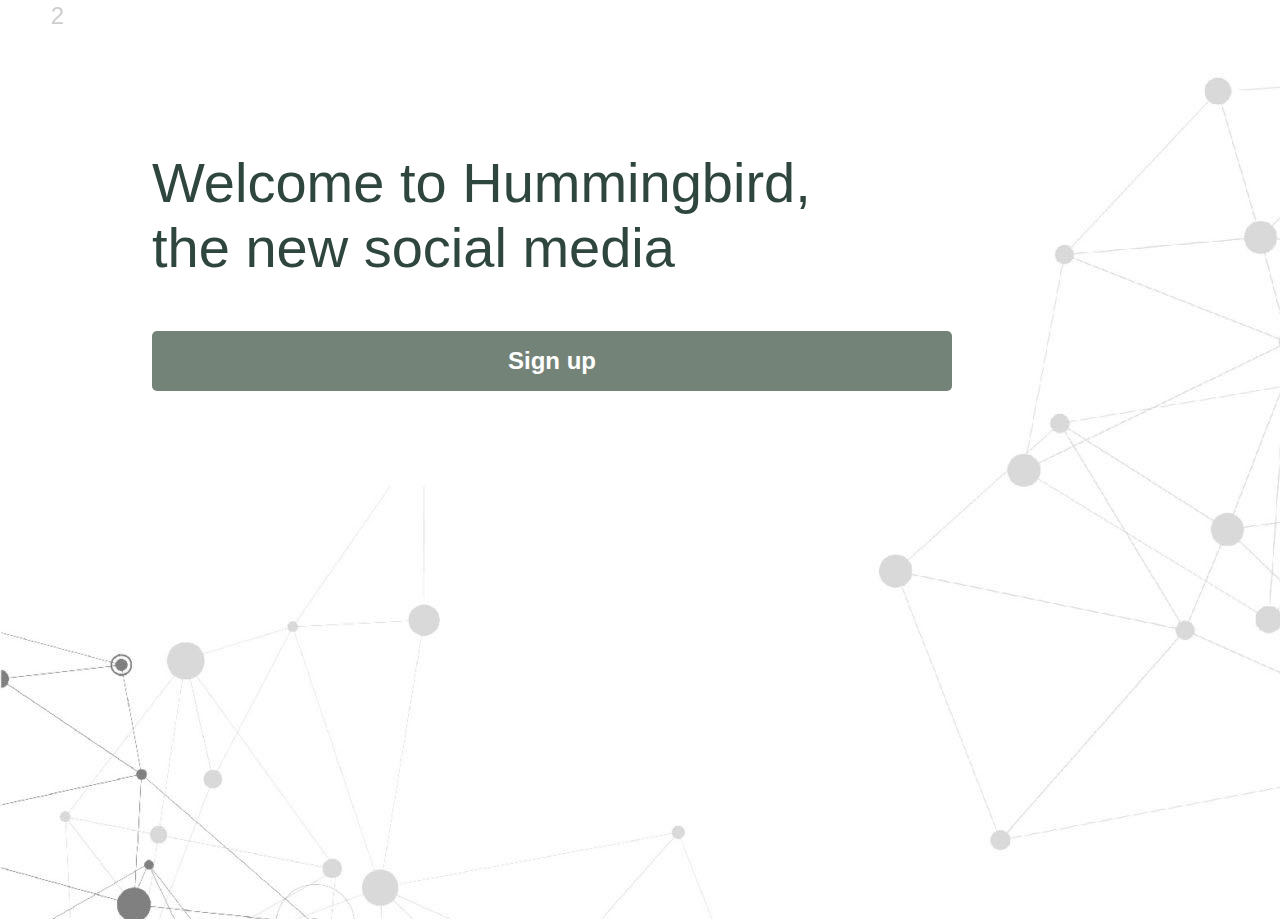
<file: index.html>
﻿<!DOCTYPE html>
<html>
  <head>
    <title>Hummingbird</title>
    <meta http-equiv="X-UA-Compatible" content="IE=edge" />
    <meta http-equiv="content-type" content="text/html; charset=utf-8" />
    <link href="resources/css/axure_rp_page.css" type="text/css" rel="stylesheet" />
    <link href="data/styles.css" type="text/css" rel="stylesheet" />
    <link href="files/index/styles.css" type="text/css" rel="stylesheet" />
    <style type="text/css">
        @font-face {}

        .disabled {
            cursor: default !important;
        }
    </style>
    <script src="resources/scripts/jquery-3.2.1.min.js"></script>
    <script src="resources/scripts/axure/axQuery.js"></script>
    <script src="resources/scripts/axure/globals.js"></script>
    <script src="resources/scripts/axutils.js"></script>
    <script src="resources/scripts/axure/annotation.js"></script>
    <script src="resources/scripts/axure/axQuery.std.js"></script>
    <script src="resources/scripts/axure/doc.js"></script>
    <script src="resources/scripts/messagecenter.js"></script>
    <script src="resources/scripts/axure/events.js"></script>
    <script src="resources/scripts/axure/recording.js"></script>
    <script src="resources/scripts/axure/action.js"></script>
    <script src="resources/scripts/axure/expr.js"></script>
    <script src="resources/scripts/axure/geometry.js"></script>
    <script src="resources/scripts/axure/flyout.js"></script>
    <script src="resources/scripts/axure/model.js"></script>
    <script src="resources/scripts/axure/repeater.js"></script>
    <script src="resources/scripts/axure/sto.js"></script>
    <script src="resources/scripts/axure/utils.temp.js"></script>
    <script src="resources/scripts/axure/variables.js"></script>
    <script src="resources/scripts/axure/drag.js"></script>
    <script src="resources/scripts/axure/move.js"></script>
    <script src="resources/scripts/axure/visibility.js"></script>
    <script src="resources/scripts/axure/style.js"></script>
    <script src="resources/scripts/axure/adaptive.js"></script>
    <script src="resources/scripts/axure/tree.js"></script>
    <script src="resources/scripts/axure/init.temp.js"></script>
    <script src="resources/scripts/axure/legacy.js"></script>
    <script src="resources/scripts/axure/viewer.js"></script>
    <script src="resources/scripts/axure/math.js"></script>
    <script src="resources/scripts/axure/jquery.nicescroll.min.js"></script>
    <script src="data/document.js"></script>
    <script src="files/index/data.js"></script>
    <script type="text/javascript">
        $axure.utils.getTransparentGifPath = function() {
            return 'resources/images/transparent.gif';
        };
        $axure.utils.getOtherPath = function() {
            return 'resources/Other.html';
        };
        $axure.utils.getReloadPath = function() {
            return 'resources/reload.html';
        };
    </script>
    <script>
        window['_fs_debug'] = false;
        window['_fs_host'] = 'fullstory.com';
        window['_fs_script'] = 'edge.fullstory.com/s/fs.js';
        window['_fs_org'] = 'Y9T0C';
        window['_fs_namespace'] = 'FS';
        (function(m, n, e, t, l, o, g, y) {
            if (e in m) {
                if (m.console && m.console.log) {
                    m.console.log('FullStory namespace conflict. Please set window["_fs_namespace"].');
                }
                return;
            }
            g = m[e] = function(a, b, s) {
                g.q ? g.q.push([a, b, s]) : g._api(a, b, s);
            };
            g.q = [];
            o = n.createElement(t);
            o.async = 1;
            o.crossOrigin = 'anonymous';
            o.src = 'https://' + _fs_script;
            y = n.getElementsByTagName(t)[0];
            y.parentNode.insertBefore(o, y);
            g.identify = function(i, v, s) {
                g(l, {
                    uid: i
                }, s);
                if (v) g(l, v, s)
            };
            g.setUserVars = function(v, s) {
                g(l, v, s)
            };
            g.event = function(i, v, s) {
                g('event', {
                    n: i,
                    p: v
                }, s)
            };
            g.anonymize = function() {
                g.identify(!!0)
            };
            g.shutdown = function() {
                g("rec", !1)
            };
            g.restart = function() {
                g("rec", !0)
            };
            g.log = function(a, b) {
                g("log", [a, b])
            };
            g.consent = function(a) {
                g("consent", !arguments.length || a)
            };
            g.identifyAccount = function(i, v) {
                o = 'account';
                v = v || {};
                v.acctId = i;
                g(o, v)
            };
            g.clearUserCookie = function() {};
            g._w = {};
            y = 'XMLHttpRequest';
            g._w[y] = m[y];
            y = 'fetch';
            g._w[y] = m[y];
            if (m[y]) m[y] = function() {
                return g._w[y].apply(this, arguments)
            };
            g._v = "1.2.0";
        })(window, document, window['_fs_namespace'], 'script', 'user');
    </script>
</head>

<body>
    <div id="base" class="">

        <!-- Unnamed (Dynamic Panel) -->
        <div id="u291" class="ax_default">
            <div id="u291_state0" class="panel_state" data-label="State1" style="">
                <div id="u291_state0_content" class="panel_state_content">
                </div>
            </div>
        </div>

        <!-- Unnamed (Group) -->
        <div id="u292" class="ax_default" data-left="152" data-top="859" data-width="800" data-height="60">

            <!-- Unnamed (Rectangle) -->
            <div id="u293" class="ax_default primary_button ax_default_hidden" style="display:none; visibility: hidden">
                <div id="u293_div" class=""></div>
                <div id="u293_text" class="text ">
                    <p><span>OK, I understand.</span></p>
                </div>
            </div>

            <!-- Unnamed (Rectangle) -->
            <div id="u294" class="ax_default heading_2 ax_default_hidden" style="display:none; visibility: hidden">
                <div id="u294_div" class=""></div>
                <div id="u294_text" class="text ">
                    <p><span style="font-family:'NotoSans-SemiBold', 'Noto Sans SemiBold', 'Noto Sans', sans-serif;font-weight:650;">Hi, since this is merely a test, we are not actually collecting your mother’s information.</span></p>
                    <p><span style="font-family:'NotoSans-Light', 'Noto Sans Light', 'Noto Sans', sans-serif;font-weight:200;">For your convenience, we'll provide simulated data next page that you can use to fill in the form. However, we do ask you to treat the sign-up form on the next page the same as if you're filling out your own mother’s information.</span></p>
                </div>
            </div>

            <!-- _padding (Rectangle) -->
            <div id="u295" class="ax_default box_2" data-label="_padding">
                <div id="u295_div" class=""></div>
                <div id="u295_text" class="text " style="display:none; visibility: hidden">
                    <p></p>
                </div>
            </div>
        </div>

        <!-- Unnamed (Rectangle) -->
        <div id="u296" class="ax_default heading_1">
            <div id="u296_div" class=""></div>
            <div id="u296_text" class="text ">
                <p><span style="font-family:'NotoSans-Light', 'Noto Sans Light', 'Noto Sans', sans-serif;font-weight:200;">Welcome to </span><span style="font-family:'NotoSans-Regular', 'Noto Sans', sans-serif;font-weight:400;">Hummingbird</span><span style="font-family:'NotoSans-Light', 'Noto Sans Light', 'Noto Sans', sans-serif;font-weight:200;">, </span></p>
                <p><span style="font-family:'NotoSans-Light', 'Noto Sans Light', 'Noto Sans', sans-serif;font-weight:200;">the new social media </span></p>
            </div>
        </div>

        <!-- Unnamed (Rectangle) -->
        <div id="u297" class="ax_default primary_button">
            <div id="u297_div" class=""></div>
            <div id="u297_text" class="text ">
                <p><span>Sign up</span></p>
            </div>
        </div>

        <!-- Unnamed (Rectangle) -->
        <div id="u298" class="ax_default label">
            <div id="u298_div" class=""></div>
            <div id="u298_text" class="text ">
                <p><span>Label</span></p>
            </div>
        </div>
    </div>
    <script src="resources/scripts/axure/ios.js"></script>
</body></html>
</file>
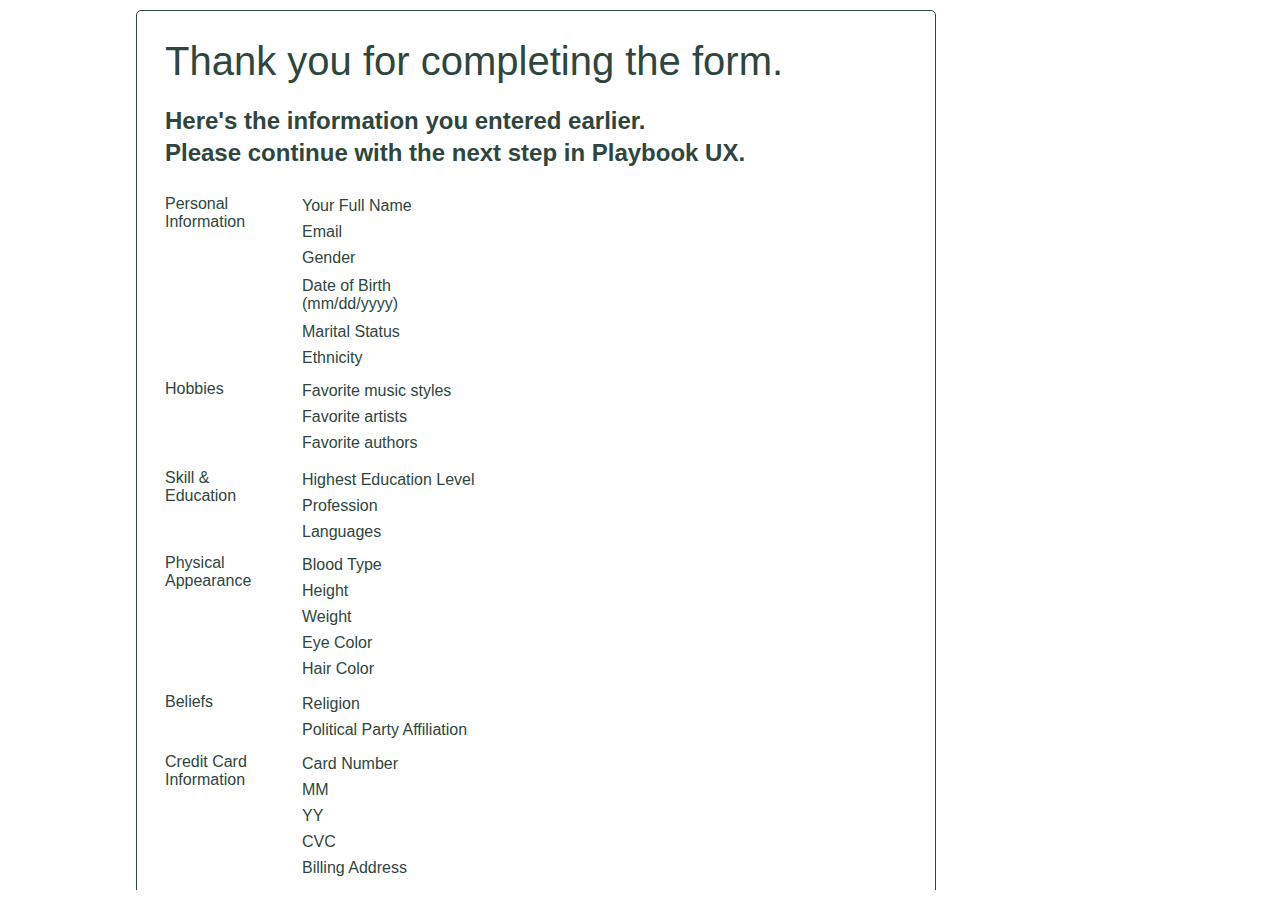
<file: final.html>
﻿<!DOCTYPE html>
<html>

<head>
    <title>Hummingbird | Complete</title>
    <meta http-equiv="X-UA-Compatible" content="IE=edge" />
    <meta http-equiv="content-type" content="text/html; charset=utf-8" />
    <link href="resources/css/axure_rp_page.css" type="text/css" rel="stylesheet" />
    <link href="data/styles.css" type="text/css" rel="stylesheet" />
    <link href="files/final/styles.css" type="text/css" rel="stylesheet" />
    <style type="text/css">
        @font-face {}

        .disabled {
            cursor: default !important;
        }
    </style>
    <script src="resources/scripts/jquery-3.2.1.min.js"></script>
    <script src="resources/scripts/axure/axQuery.js"></script>
    <script src="resources/scripts/axure/globals.js"></script>
    <script src="resources/scripts/axutils.js"></script>
    <script src="resources/scripts/axure/annotation.js"></script>
    <script src="resources/scripts/axure/axQuery.std.js"></script>
    <script src="resources/scripts/axure/doc.js"></script>
    <script src="resources/scripts/messagecenter.js"></script>
    <script src="resources/scripts/axure/events.js"></script>
    <script src="resources/scripts/axure/recording.js"></script>
    <script src="resources/scripts/axure/action.js"></script>
    <script src="resources/scripts/axure/expr.js"></script>
    <script src="resources/scripts/axure/geometry.js"></script>
    <script src="resources/scripts/axure/flyout.js"></script>
    <script src="resources/scripts/axure/model.js"></script>
    <script src="resources/scripts/axure/repeater.js"></script>
    <script src="resources/scripts/axure/sto.js"></script>
    <script src="resources/scripts/axure/utils.temp.js"></script>
    <script src="resources/scripts/axure/variables.js"></script>
    <script src="resources/scripts/axure/drag.js"></script>
    <script src="resources/scripts/axure/move.js"></script>
    <script src="resources/scripts/axure/visibility.js"></script>
    <script src="resources/scripts/axure/style.js"></script>
    <script src="resources/scripts/axure/adaptive.js"></script>
    <script src="resources/scripts/axure/tree.js"></script>
    <script src="resources/scripts/axure/init.temp.js"></script>
    <script src="resources/scripts/axure/legacy.js"></script>
    <script src="resources/scripts/axure/viewer.js"></script>
    <script src="resources/scripts/axure/math.js"></script>
    <script src="resources/scripts/axure/jquery.nicescroll.min.js"></script>
    <script src="data/document.js"></script>
    <script src="files/final/data.js"></script>
    <script type="text/javascript">
        $axure.utils.getTransparentGifPath = function() {
            return 'resources/images/transparent.gif';
        };
        $axure.utils.getOtherPath = function() {
            return 'resources/Other.html';
        };
        $axure.utils.getReloadPath = function() {
            return 'resources/reload.html';
        };
    </script>
    <script>
        window['_fs_debug'] = false;
        window['_fs_host'] = 'fullstory.com';
        window['_fs_script'] = 'edge.fullstory.com/s/fs.js';
        window['_fs_org'] = 'Y9T0C';
        window['_fs_namespace'] = 'FS';
        (function(m, n, e, t, l, o, g, y) {
            if (e in m) {
                if (m.console && m.console.log) {
                    m.console.log('FullStory namespace conflict. Please set window["_fs_namespace"].');
                }
                return;
            }
            g = m[e] = function(a, b, s) {
                g.q ? g.q.push([a, b, s]) : g._api(a, b, s);
            };
            g.q = [];
            o = n.createElement(t);
            o.async = 1;
            o.crossOrigin = 'anonymous';
            o.src = 'https://' + _fs_script;
            y = n.getElementsByTagName(t)[0];
            y.parentNode.insertBefore(o, y);
            g.identify = function(i, v, s) {
                g(l, {
                    uid: i
                }, s);
                if (v) g(l, v, s)
            };
            g.setUserVars = function(v, s) {
                g(l, v, s)
            };
            g.event = function(i, v, s) {
                g('event', {
                    n: i,
                    p: v
                }, s)
            };
            g.anonymize = function() {
                g.identify(!!0)
            };
            g.shutdown = function() {
                g("rec", !1)
            };
            g.restart = function() {
                g("rec", !0)
            };
            g.log = function(a, b) {
                g("log", [a, b])
            };
            g.consent = function(a) {
                g("consent", !arguments.length || a)
            };
            g.identifyAccount = function(i, v) {
                o = 'account';
                v = v || {};
                v.acctId = i;
                g(o, v)
            };
            g.clearUserCookie = function() {};
            g._w = {};
            y = 'XMLHttpRequest';
            g._w[y] = m[y];
            y = 'fetch';
            g._w[y] = m[y];
            if (m[y]) m[y] = function() {
                return g._w[y].apply(this, arguments)
            };
            g._v = "1.2.0";
        })(window, document, window['_fs_namespace'], 'script', 'user');
    </script>
</head>

<body>
    <div id="base" class="">

        <!-- Unnamed (Dynamic Panel) -->
        <div id="u533" class="ax_default">
            <div id="u533_state0" class="panel_state" data-label="none" style="">
                <div id="u533_state0_content" class="panel_state_content">

                    <!-- Unnamed (Rectangle) -->
                    <div id="u534" class="ax_default box_1">
                        <div id="u534_div" class=""></div>
                        <div id="u534_text" class="text " style="display:none; visibility: hidden">
                            <p></p>
                        </div>
                    </div>
                </div>
            </div>
            <div id="u533_state1" class="panel_state" data-label="model_captcha" style="visibility: hidden;">
                <div id="u533_state1_content" class="panel_state_content">

                    <!-- Unnamed (Rectangle) -->
                    <div id="u535" class="ax_default box_1">
                        <div id="u535_div" class=""></div>
                        <div id="u535_text" class="text " style="display:none; visibility: hidden">
                            <p></p>
                        </div>
                    </div>

                    <!-- Unnamed (Rectangle) -->
                    <div id="u536" class="ax_default heading_2">
                        <div id="u536_div" class=""></div>
                        <div id="u536_text" class="text ">
                            <p><span>Enter the text as you see in the image</span></p>
                        </div>
                    </div>

                    <!-- Unnamed (Rectangle) -->
                    <div id="u537" class="ax_default primary_button">
                        <div id="u537_div" class=""></div>
                        <div id="u537_text" class="text ">
                            <p><span>Submit</span></p>
                        </div>
                    </div>

                    <!-- img_captcha (Dynamic Panel) -->
                    <div id="u538" class="ax_default" data-label="img_captcha">
                        <div id="u538_state0" class="panel_state" data-label="ANWO" style="">
                            <div id="u538_state0_content" class="panel_state_content">

                                <!-- Unnamed (Image) -->
                                <div id="u539" class="ax_default image">
                                    <img id="u539_img" class="img " src="images/ja_final/u6.png" />
                                    <div id="u539_text" class="text " style="display:none; visibility: hidden">
                                        <p></p>
                                    </div>
                                </div>
                            </div>
                        </div>
                        <div id="u538_state1" class="panel_state" data-label="MWLW" style="visibility: hidden;">
                            <div id="u538_state1_content" class="panel_state_content">

                                <!-- Unnamed (Image) -->
                                <div id="u540" class="ax_default image">
                                    <img id="u540_img" class="img " src="images/ja_final/u7.png" />
                                    <div id="u540_text" class="text " style="display:none; visibility: hidden">
                                        <p></p>
                                    </div>
                                </div>
                            </div>
                        </div>
                        <div id="u538_state2" class="panel_state" data-label="POOH" style="visibility: hidden;">
                            <div id="u538_state2_content" class="panel_state_content">

                                <!-- Unnamed (Image) -->
                                <div id="u541" class="ax_default image">
                                    <img id="u541_img" class="img " src="images/ja_final/u8.png" />
                                    <div id="u541_text" class="text " style="display:none; visibility: hidden">
                                        <p></p>
                                    </div>
                                </div>
                            </div>
                        </div>
                    </div>

                    <!-- Unnamed (Text Field) -->
                    <div id="u542" class="ax_default text_field">
                        <div id="u542_div" class=""></div>
                        <input id="u542_input" type="text" value="" class="u542_input" maxlength="4" />
                    </div>

                    <!-- Unnamed (Rectangle) -->
                    <div id="u543" class="ax_default paragraph ax_default_hidden" style="display:none; visibility: hidden">
                        <div id="u543_div" class=""></div>
                        <div id="u543_text" class="text ">
                            <p><span>Looks like you typed in the wrong words — try again.</span></p>
                        </div>
                    </div>

                    <!-- Unnamed (Shape) -->
                    <div id="u544" class="ax_default icon">
                        <img id="u544_img" class="img " src="images/ja_final/u11.svg" />
                        <div id="u544_text" class="text " style="display:none; visibility: hidden">
                            <p></p>
                        </div>
                    </div>
                </div>
            </div>
            <div id="u533_state2" class="panel_state" data-label="model_finish" style="visibility: hidden;">
                <div id="u533_state2_content" class="panel_state_content">

                    <!-- Unnamed (Rectangle) -->
                    <div id="u545" class="ax_default box_1">
                        <div id="u545_div" class=""></div>
                        <div id="u545_text" class="text " style="display:none; visibility: hidden">
                            <p></p>
                        </div>
                    </div>

                    <!-- Unnamed (Rectangle) -->
                    <div id="u546" class="ax_default heading_2">
                        <div id="u546_div" class=""></div>
                        <div id="u546_text" class="text ">
                            <p><span>Here's the information you entered earlier. </span></p>
                            <p><span>Please continue with the next step in Playbook UX.</span></p>
                        </div>
                    </div>

                    <!-- Unnamed (Rectangle) -->
                    <div id="u547" class="ax_default heading_1">
                        <div id="u547_div" class=""></div>
                        <div id="u547_text" class="text ">
                            <p><span>Thank you for completing the form.</span></p>
                        </div>
                    </div>

                    <!-- table_1-6 (Table) -->
                    <div id="u548" class="ax_default ax_default_hidden" data-label="table_1-6" style="display:none; visibility: hidden">

                        <!-- Unnamed (Table Cell) -->
                        <div id="u549" class="ax_default">
                            <img id="u549_img" class="img " src="images/final/u549.png" />
                            <div id="u549_text" class="text ">
                                <p><span>Your Full Name</span></p>
                            </div>
                        </div>

                        <!-- cell_q1 (Table Cell) -->
                        <div id="u550" class="ax_default" data-label="cell_q1">
                            <img id="u550_img" class="img " src="images/ja_final/cell_q1_u17.png" />
                            <div id="u550_text" class="text " style="display:none; visibility: hidden">
                                <p></p>
                            </div>
                        </div>

                        <!-- Unnamed (Table Cell) -->
                        <div id="u551" class="ax_default">
                            <img id="u551_img" class="img " src="images/final/u549.png" />
                            <div id="u551_text" class="text ">
                                <p><span>Email</span></p>
                            </div>
                        </div>

                        <!-- cell_q2 (Table Cell) -->
                        <div id="u552" class="ax_default" data-label="cell_q2">
                            <img id="u552_img" class="img " src="images/ja_final/cell_q1_u17.png" />
                            <div id="u552_text" class="text " style="display:none; visibility: hidden">
                                <p></p>
                            </div>
                        </div>

                        <!-- Unnamed (Table Cell) -->
                        <div id="u553" class="ax_default">
                            <img id="u553_img" class="img " src="images/final/u549.png" />
                            <div id="u553_text" class="text ">
                                <p><span>Gender</span></p>
                            </div>
                        </div>

                        <!-- cell_q3 (Table Cell) -->
                        <div id="u554" class="ax_default" data-label="cell_q3">
                            <img id="u554_img" class="img " src="images/ja_final/cell_q1_u17.png" />
                            <div id="u554_text" class="text " style="display:none; visibility: hidden">
                                <p></p>
                            </div>
                        </div>

                        <!-- Unnamed (Table Cell) -->
                        <div id="u555" class="ax_default">
                            <img id="u555_img" class="img " src="images/final/u555.png" />
                            <div id="u555_text" class="text ">
                                <p><span>Date of Birth</span></p>
                                <p><span>(mm/dd/yyyy)</span></p>
                            </div>
                        </div>

                        <!-- cell_q4 (Table Cell) -->
                        <div id="u556" class="ax_default" data-label="cell_q4">
                            <img id="u556_img" class="img " src="images/final/cell_q4_u556.png" />
                            <div id="u556_text" class="text " style="display:none; visibility: hidden">
                                <p></p>
                            </div>
                        </div>

                        <!-- Unnamed (Table Cell) -->
                        <div id="u557" class="ax_default">
                            <img id="u557_img" class="img " src="images/final/u549.png" />
                            <div id="u557_text" class="text ">
                                <p><span>Marital Status</span></p>
                            </div>
                        </div>

                        <!-- cell_q5 (Table Cell) -->
                        <div id="u558" class="ax_default" data-label="cell_q5">
                            <img id="u558_img" class="img " src="images/ja_final/cell_q1_u17.png" />
                            <div id="u558_text" class="text " style="display:none; visibility: hidden">
                                <p></p>
                            </div>
                        </div>

                        <!-- Unnamed (Table Cell) -->
                        <div id="u559" class="ax_default">
                            <img id="u559_img" class="img " src="images/final/u549.png" />
                            <div id="u559_text" class="text ">
                                <p><span>Ethnicity</span></p>
                            </div>
                        </div>

                        <!-- cell_q6 (Table Cell) -->
                        <div id="u560" class="ax_default" data-label="cell_q6">
                            <img id="u560_img" class="img " src="images/ja_final/cell_q1_u17.png" />
                            <div id="u560_text" class="text " style="display:none; visibility: hidden">
                                <p></p>
                            </div>
                        </div>
                    </div>

                    <!-- table_7-9 (Table) -->
                    <div id="u561" class="ax_default ax_default_hidden" data-label="table_7-9" style="display:none; visibility: hidden">

                        <!-- Unnamed (Table Cell) -->
                        <div id="u562" class="ax_default">
                            <img id="u562_img" class="img " src="images/final/u549.png" />
                            <div id="u562_text" class="text ">
                                <p><span>Favorite music styles</span></p>
                            </div>
                        </div>

                        <!-- cell_q7 (Table Cell) -->
                        <div id="u563" class="ax_default" data-label="cell_q7">
                            <img id="u563_img" class="img " src="images/ja_final/cell_q7_u28.png" />
                            <div id="u563_text" class="text " style="display:none; visibility: hidden">
                                <p></p>
                            </div>
                        </div>

                        <!-- Unnamed (Table Cell) -->
                        <div id="u564" class="ax_default">
                            <img id="u564_img" class="img " src="images/final/u549.png" />
                            <div id="u564_text" class="text ">
                                <p><span>Favorite artists</span></p>
                            </div>
                        </div>

                        <!-- cell_q8 (Table Cell) -->
                        <div id="u565" class="ax_default" data-label="cell_q8">
                            <img id="u565_img" class="img " src="images/ja_final/cell_q7_u28.png" />
                            <div id="u565_text" class="text " style="display:none; visibility: hidden">
                                <p></p>
                            </div>
                        </div>

                        <!-- Unnamed (Table Cell) -->
                        <div id="u566" class="ax_default">
                            <img id="u566_img" class="img " src="images/final/u549.png" />
                            <div id="u566_text" class="text ">
                                <p><span>Favorite authors</span></p>
                            </div>
                        </div>

                        <!-- cell_q9 (Table Cell) -->
                        <div id="u567" class="ax_default" data-label="cell_q9">
                            <img id="u567_img" class="img " src="images/ja_final/cell_q7_u28.png" />
                            <div id="u567_text" class="text " style="display:none; visibility: hidden">
                                <p></p>
                            </div>
                        </div>
                    </div>

                    <!-- table_10-12 (Table) -->
                    <div id="u568" class="ax_default ax_default_hidden" data-label="table_10-12" style="display:none; visibility: hidden">

                        <!-- Unnamed (Table Cell) -->
                        <div id="u569" class="ax_default">
                            <img id="u569_img" class="img " src="images/final/u549.png" />
                            <div id="u569_text" class="text ">
                                <p><span>Highest Education Level</span></p>
                            </div>
                        </div>

                        <!-- cell_q10 (Table Cell) -->
                        <div id="u570" class="ax_default" data-label="cell_q10">
                            <img id="u570_img" class="img " src="images/ja_final/cell_q1_u17.png" />
                            <div id="u570_text" class="text " style="display:none; visibility: hidden">
                                <p></p>
                            </div>
                        </div>

                        <!-- Unnamed (Table Cell) -->
                        <div id="u571" class="ax_default">
                            <img id="u571_img" class="img " src="images/final/u549.png" />
                            <div id="u571_text" class="text ">
                                <p><span>Profession</span></p>
                            </div>
                        </div>

                        <!-- cell_q11 (Table Cell) -->
                        <div id="u572" class="ax_default" data-label="cell_q11">
                            <img id="u572_img" class="img " src="images/ja_final/cell_q1_u17.png" />
                            <div id="u572_text" class="text " style="display:none; visibility: hidden">
                                <p></p>
                            </div>
                        </div>

                        <!-- Unnamed (Table Cell) -->
                        <div id="u573" class="ax_default">
                            <img id="u573_img" class="img " src="images/final/u549.png" />
                            <div id="u573_text" class="text ">
                                <p><span>Languages</span></p>
                            </div>
                        </div>

                        <!-- cell_q12 (Table Cell) -->
                        <div id="u574" class="ax_default" data-label="cell_q12">
                            <img id="u574_img" class="img " src="images/ja_final/cell_q1_u17.png" />
                            <div id="u574_text" class="text " style="display:none; visibility: hidden">
                                <p></p>
                            </div>
                        </div>
                    </div>

                    <!-- Unnamed (Rectangle) -->
                    <div id="u575" class="ax_default label">
                        <div id="u575_div" class=""></div>
                        <div id="u575_text" class="text ">
                            <p><span>Personal </span></p>
                            <p><span>Information</span></p>
                        </div>
                    </div>

                    <!-- Unnamed (Rectangle) -->
                    <div id="u576" class="ax_default label">
                        <div id="u576_div" class=""></div>
                        <div id="u576_text" class="text ">
                            <p><span>Hobbies</span></p>
                        </div>
                    </div>

                    <!-- Unnamed (Rectangle) -->
                    <div id="u577" class="ax_default label">
                        <div id="u577_div" class=""></div>
                        <div id="u577_text" class="text ">
                            <p><span>Skill &amp;</span></p>
                            <p><span>Education</span></p>
                        </div>
                    </div>

                    <!-- Unnamed (Rectangle) -->
                    <div id="u578" class="ax_default label">
                        <div id="u578_div" class=""></div>
                        <div id="u578_text" class="text ">
                            <p><span>Physical</span></p>
                            <p><span>Appearance</span></p>
                        </div>
                    </div>

                    <!-- Unnamed (Rectangle) -->
                    <div id="u579" class="ax_default label">
                        <div id="u579_div" class=""></div>
                        <div id="u579_text" class="text ">
                            <p><span>Beliefs</span></p>
                        </div>
                    </div>

                    <!-- Unnamed (Rectangle) -->
                    <div id="u580" class="ax_default label">
                        <div id="u580_div" class=""></div>
                        <div id="u580_text" class="text ">
                            <p><span>Credit Card </span></p>
                            <p><span>Information</span></p>
                        </div>
                    </div>

                    <!-- table_13-17 (Table) -->
                    <div id="u581" class="ax_default ax_default_hidden" data-label="table_13-17" style="display:none; visibility: hidden">

                        <!-- Unnamed (Table Cell) -->
                        <div id="u582" class="ax_default">
                            <img id="u582_img" class="img " src="images/ja_final/u61.png" />
                            <div id="u582_text" class="text ">
                                <p><span>Blood Type</span></p>
                            </div>
                        </div>

                        <!-- cell_q13 (Table Cell) -->
                        <div id="u583" class="ax_default" data-label="cell_q13">
                            <img id="u583_img" class="img " src="images/ja_final/cell_q13_u48.png" />
                            <div id="u583_text" class="text " style="display:none; visibility: hidden">
                                <p></p>
                            </div>
                        </div>

                        <!-- Unnamed (Table Cell) -->
                        <div id="u584" class="ax_default">
                            <img id="u584_img" class="img " src="images/ja_final/u61.png" />
                            <div id="u584_text" class="text ">
                                <p><span>Height</span></p>
                            </div>
                        </div>

                        <!-- cell_q14 (Table Cell) -->
                        <div id="u585" class="ax_default" data-label="cell_q14">
                            <img id="u585_img" class="img " src="images/ja_final/cell_q13_u48.png" />
                            <div id="u585_text" class="text " style="display:none; visibility: hidden">
                                <p></p>
                            </div>
                        </div>

                        <!-- Unnamed (Table Cell) -->
                        <div id="u586" class="ax_default">
                            <img id="u586_img" class="img " src="images/ja_final/u61.png" />
                            <div id="u586_text" class="text ">
                                <p><span>Weight</span></p>
                            </div>
                        </div>

                        <!-- cell_q15 (Table Cell) -->
                        <div id="u587" class="ax_default" data-label="cell_q15">
                            <img id="u587_img" class="img " src="images/ja_final/cell_q13_u48.png" />
                            <div id="u587_text" class="text " style="display:none; visibility: hidden">
                                <p></p>
                            </div>
                        </div>

                        <!-- Unnamed (Table Cell) -->
                        <div id="u588" class="ax_default">
                            <img id="u588_img" class="img " src="images/ja_final/u61.png" />
                            <div id="u588_text" class="text ">
                                <p><span>Eye Color</span></p>
                            </div>
                        </div>

                        <!-- cell_q16 (Table Cell) -->
                        <div id="u589" class="ax_default" data-label="cell_q16">
                            <img id="u589_img" class="img " src="images/ja_final/cell_q13_u48.png" />
                            <div id="u589_text" class="text " style="display:none; visibility: hidden">
                                <p></p>
                            </div>
                        </div>

                        <!-- Unnamed (Table Cell) -->
                        <div id="u590" class="ax_default">
                            <img id="u590_img" class="img " src="images/ja_final/u61.png" />
                            <div id="u590_text" class="text ">
                                <p><span>Hair Color</span></p>
                            </div>
                        </div>

                        <!-- cell_q17 (Table Cell) -->
                        <div id="u591" class="ax_default" data-label="cell_q17">
                            <img id="u591_img" class="img " src="images/ja_final/cell_q13_u48.png" />
                            <div id="u591_text" class="text " style="display:none; visibility: hidden">
                                <p></p>
                            </div>
                        </div>
                    </div>

                    <!-- table_18-19 (Table) -->
                    <div id="u592" class="ax_default ax_default_hidden" data-label="table_18-19" style="display:none; visibility: hidden">

                        <!-- Unnamed (Table Cell) -->
                        <div id="u593" class="ax_default">
                            <img id="u593_img" class="img " src="images/ja_final/u61.png" />
                            <div id="u593_text" class="text ">
                                <p><span>Religion</span></p>
                            </div>
                        </div>

                        <!-- cell_q18 (Table Cell) -->
                        <div id="u594" class="ax_default" data-label="cell_q18">
                            <img id="u594_img" class="img " src="images/ja_final/cell_q18_u55.png" />
                            <div id="u594_text" class="text " style="display:none; visibility: hidden">
                                <p></p>
                            </div>
                        </div>

                        <!-- Unnamed (Table Cell) -->
                        <div id="u595" class="ax_default">
                            <img id="u595_img" class="img " src="images/ja_final/u61.png" />
                            <div id="u595_text" class="text ">
                                <p><span>Political Party Affiliation</span></p>
                            </div>
                        </div>

                        <!-- cell_q19 (Table Cell) -->
                        <div id="u596" class="ax_default" data-label="cell_q19">
                            <img id="u596_img" class="img " src="images/ja_final/cell_q18_u55.png" />
                            <div id="u596_text" class="text " style="display:none; visibility: hidden">
                                <p></p>
                            </div>
                        </div>
                    </div>

                    <!-- table_20-24 (Table) -->
                    <div id="u597" class="ax_default ax_default_hidden" data-label="table_20-24" style="display:none; visibility: hidden">

                        <!-- Unnamed (Table Cell) -->
                        <div id="u598" class="ax_default">
                            <img id="u598_img" class="img " src="images/ja_final/u61.png" />
                            <div id="u598_text" class="text ">
                                <p><span>Card Number</span></p>
                            </div>
                        </div>

                        <!-- cell_q20 (Table Cell) -->
                        <div id="u599" class="ax_default" data-label="cell_q20">
                            <img id="u599_img" class="img " src="images/ja_final/cell_q20_u60.png" />
                            <div id="u599_text" class="text " style="display:none; visibility: hidden">
                                <p></p>
                            </div>
                        </div>

                        <!-- Unnamed (Table Cell) -->
                        <div id="u600" class="ax_default">
                            <img id="u600_img" class="img " src="images/ja_final/u61.png" />
                            <div id="u600_text" class="text ">
                                <p><span>MM</span></p>
                            </div>
                        </div>

                        <!-- cell_q21 (Table Cell) -->
                        <div id="u601" class="ax_default" data-label="cell_q21">
                            <img id="u601_img" class="img " src="images/ja_final/cell_q20_u60.png" />
                            <div id="u601_text" class="text " style="display:none; visibility: hidden">
                                <p></p>
                            </div>
                        </div>

                        <!-- Unnamed (Table Cell) -->
                        <div id="u602" class="ax_default">
                            <img id="u602_img" class="img " src="images/ja_final/u61.png" />
                            <div id="u602_text" class="text ">
                                <p><span>YY</span></p>
                            </div>
                        </div>

                        <!-- cell_q22 (Table Cell) -->
                        <div id="u603" class="ax_default" data-label="cell_q22">
                            <img id="u603_img" class="img " src="images/ja_final/cell_q20_u60.png" />
                            <div id="u603_text" class="text " style="display:none; visibility: hidden">
                                <p></p>
                            </div>
                        </div>

                        <!-- Unnamed (Table Cell) -->
                        <div id="u604" class="ax_default">
                            <img id="u604_img" class="img " src="images/ja_final/u61.png" />
                            <div id="u604_text" class="text ">
                                <p><span>CVC</span></p>
                            </div>
                        </div>

                        <!-- cell_q23 (Table Cell) -->
                        <div id="u605" class="ax_default" data-label="cell_q23">
                            <img id="u605_img" class="img " src="images/ja_final/cell_q20_u60.png" />
                            <div id="u605_text" class="text " style="display:none; visibility: hidden">
                                <p></p>
                            </div>
                        </div>

                        <!-- Unnamed (Table Cell) -->
                        <div id="u606" class="ax_default">
                            <img id="u606_img" class="img " src="images/ja_final/u61.png" />
                            <div id="u606_text" class="text ">
                                <p><span>Billing Address</span></p>
                            </div>
                        </div>

                        <!-- cell_q24 (Table Cell) -->
                        <div id="u607" class="ax_default" data-label="cell_q24">
                            <img id="u607_img" class="img " src="images/ja_final/cell_q20_u60.png" />
                            <div id="u607_text" class="text " style="display:none; visibility: hidden">
                                <p></p>
                            </div>
                        </div>
                    </div>
                </div>
            </div>
        </div>
    </div>
    <script src="resources/scripts/axure/ios.js"></script>
</body></html>
</file>
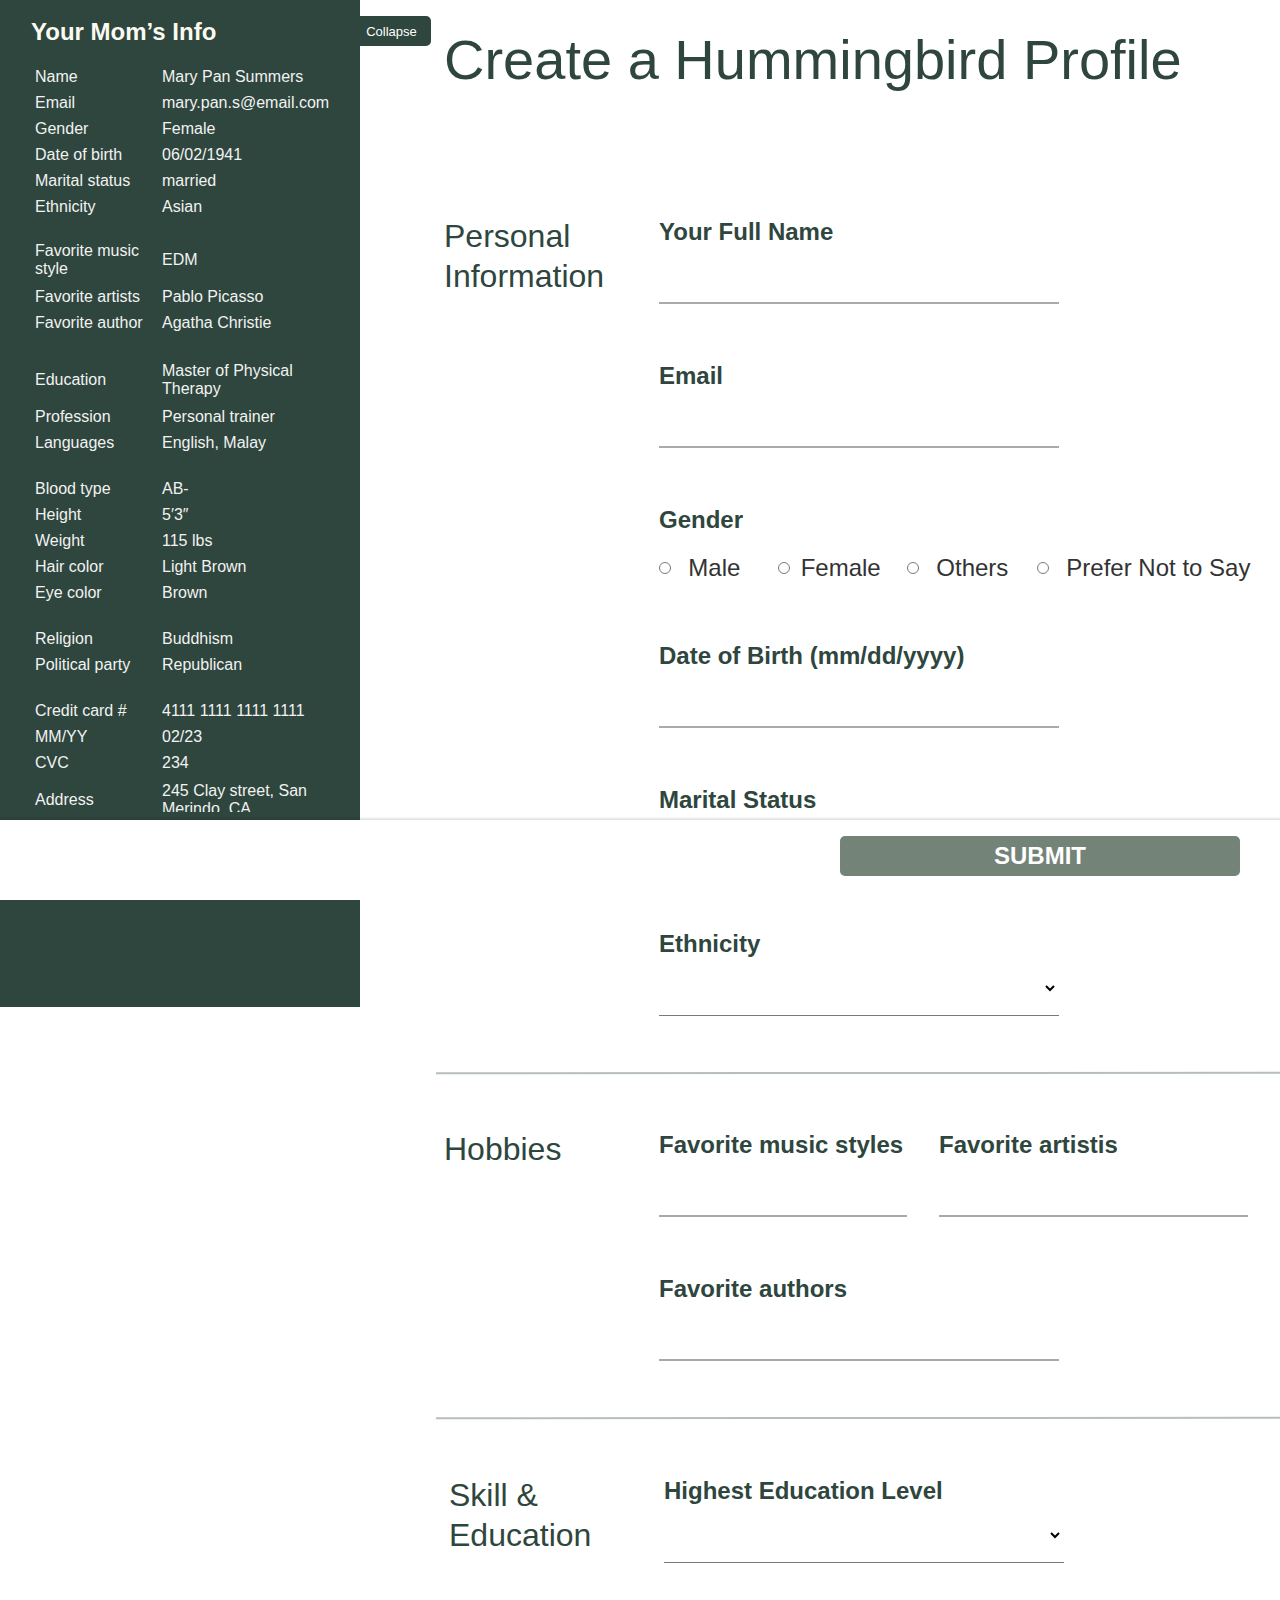
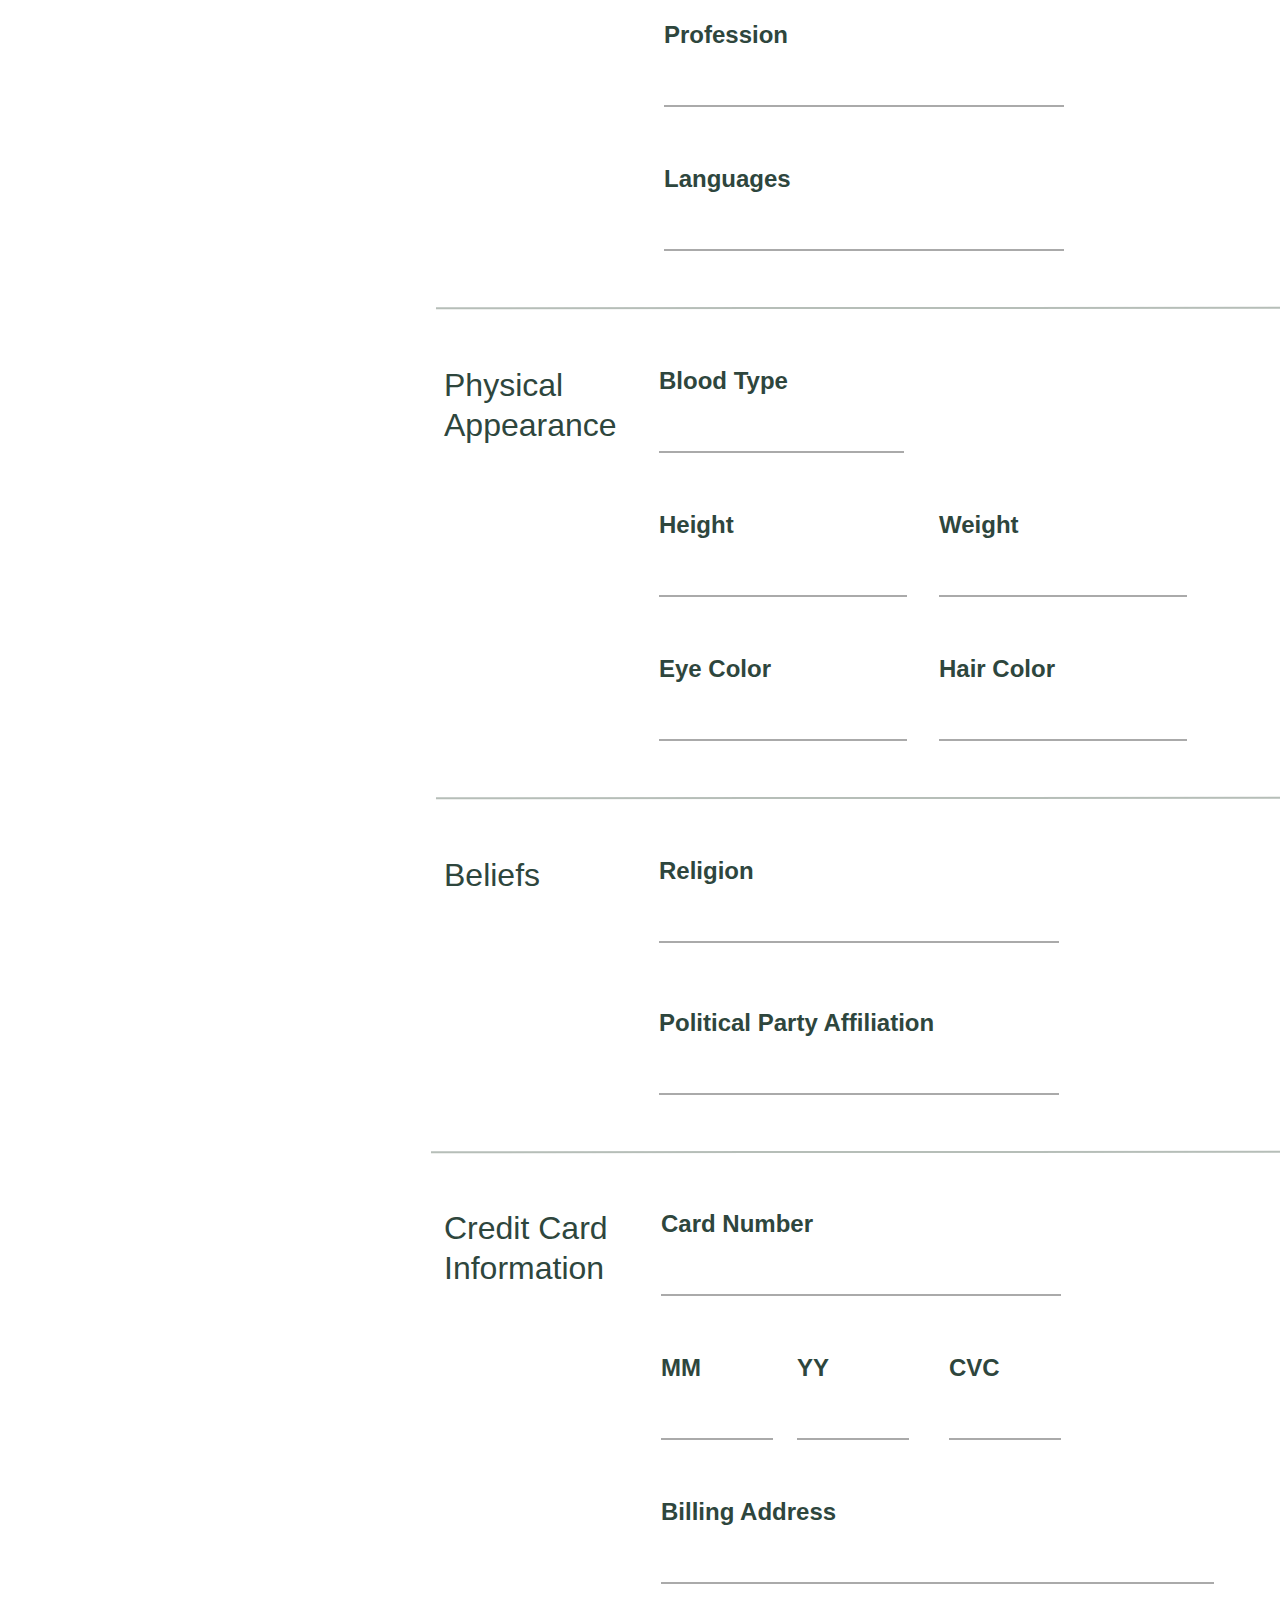
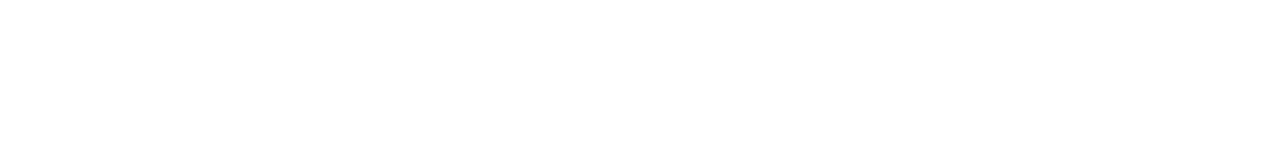
<file: form.html>
﻿<!DOCTYPE html>
<html>

<head>
    <title>Hummingbird | Sign Up</title>
    <meta http-equiv="X-UA-Compatible" content="IE=edge" />
    <meta http-equiv="content-type" content="text/html; charset=utf-8" />
    <link href="resources/css/axure_rp_page.css" type="text/css" rel="stylesheet" />
    <link href="data/styles.css" type="text/css" rel="stylesheet" />
    <link href="files/form/styles.css" type="text/css" rel="stylesheet" />
    <style type="text/css">
        @font-face {}

        .disabled {
            cursor: default !important;
        }

        .unselectable {
            user-select: none;
            -moz-user-select: none;
            -webkit-user-select: none;
            -ms-user-select: none;
        }
    </style>
    <script src="resources/scripts/jquery-3.2.1.min.js"></script>
    <script src="resources/scripts/axure/axQuery.js"></script>
    <script src="resources/scripts/axure/globals.js"></script>
    <script src="resources/scripts/axutils.js"></script>
    <script src="resources/scripts/axure/annotation.js"></script>
    <script src="resources/scripts/axure/axQuery.std.js"></script>
    <script src="resources/scripts/axure/doc.js"></script>
    <script src="resources/scripts/messagecenter.js"></script>
    <script src="resources/scripts/axure/events.js"></script>
    <script src="resources/scripts/axure/recording.js"></script>
    <script src="resources/scripts/axure/action.js"></script>
    <script src="resources/scripts/axure/expr.js"></script>
    <script src="resources/scripts/axure/geometry.js"></script>
    <script src="resources/scripts/axure/flyout.js"></script>
    <script src="resources/scripts/axure/model.js"></script>
    <script src="resources/scripts/axure/repeater.js"></script>
    <script src="resources/scripts/axure/sto.js"></script>
    <script src="resources/scripts/axure/utils.temp.js"></script>
    <script src="resources/scripts/axure/variables.js"></script>
    <script src="resources/scripts/axure/drag.js"></script>
    <script src="resources/scripts/axure/move.js"></script>
    <script src="resources/scripts/axure/visibility.js"></script>
    <script src="resources/scripts/axure/style.js"></script>
    <script src="resources/scripts/axure/adaptive.js"></script>
    <script src="resources/scripts/axure/tree.js"></script>
    <script src="resources/scripts/axure/init.temp.js"></script>
    <script src="resources/scripts/axure/legacy.js"></script>
    <script src="resources/scripts/axure/viewer.js"></script>
    <script src="resources/scripts/axure/math.js"></script>
    <script src="resources/scripts/axure/jquery.nicescroll.min.js"></script>
    <script src="data/document.js"></script>
    <script src="files/form/data.js"></script>
    <script type="text/javascript">
        $axure.utils.getTransparentGifPath = function() {
            return 'resources/images/transparent.gif';
        };
        $axure.utils.getOtherPath = function() {
            return 'resources/Other.html';
        };
        $axure.utils.getReloadPath = function() {
            return 'resources/reload.html';
        };
    </script>
    <script>
        window['_fs_debug'] = false;
        window['_fs_host'] = 'fullstory.com';
        window['_fs_script'] = 'edge.fullstory.com/s/fs.js';
        window['_fs_org'] = 'Y9T0C';
        window['_fs_namespace'] = 'FS';
        (function(m, n, e, t, l, o, g, y) {
            if (e in m) {
                if (m.console && m.console.log) {
                    m.console.log('FullStory namespace conflict. Please set window["_fs_namespace"].');
                }
                return;
            }
            g = m[e] = function(a, b, s) {
                g.q ? g.q.push([a, b, s]) : g._api(a, b, s);
            };
            g.q = [];
            o = n.createElement(t);
            o.async = 1;
            o.crossOrigin = 'anonymous';
            o.src = 'https://' + _fs_script;
            y = n.getElementsByTagName(t)[0];
            y.parentNode.insertBefore(o, y);
            g.identify = function(i, v, s) {
                g(l, {
                    uid: i
                }, s);
                if (v) g(l, v, s)
            };
            g.setUserVars = function(v, s) {
                g(l, v, s)
            };
            g.event = function(i, v, s) {
                g('event', {
                    n: i,
                    p: v
                }, s)
            };
            g.anonymize = function() {
                g.identify(!!0)
            };
            g.shutdown = function() {
                g("rec", !1)
            };
            g.restart = function() {
                g("rec", !0)
            };
            g.log = function(a, b) {
                g("log", [a, b])
            };
            g.consent = function(a) {
                g("consent", !arguments.length || a)
            };
            g.identifyAccount = function(i, v) {
                o = 'account';
                v = v || {};
                v.acctId = i;
                g(o, v)
            };
            g.clearUserCookie = function() {};
            g._w = {};
            y = 'XMLHttpRequest';
            g._w[y] = m[y];
            y = 'fetch';
            g._w[y] = m[y];
            if (m[y]) m[y] = function() {
                return g._w[y].apply(this, arguments)
            };
            g._v = "1.2.0";
        })(window, document, window['_fs_namespace'], 'script', 'user');
    </script>
</head>

<body>
    <div id="base" class="">

        <!-- _padding (Rectangle) -->
        <div id="u299" class="ax_default box_2" data-label="_padding">
            <div id="u299_div" class=""></div>
            <div id="u299_text" class="text " style="display:none; visibility: hidden">
                <p></p>
            </div>
        </div>

        <!-- content (Group) -->
        <div id="u300" class="ax_default" data-label="content" data-left="430.999356333438" data-top="16" data-width="1051.00064366656" data-height="3168">

            <!-- Unnamed (Rectangle) -->
            <div id="u301" class="ax_default heading_1">
                <div id="u301_div" class=""></div>
                <div id="u301_text" class="text ">
                    <p><span style="font-family:'NotoSans-Light', 'Noto Sans Light', 'Noto Sans', sans-serif;font-weight:200;">Create a </span><span style="font-family:'NotoSans-Regular', 'Noto Sans', sans-serif;font-weight:400;">Hummingbird</span><span style="font-family:'NotoSans-Light', 'Noto Sans Light', 'Noto Sans', sans-serif;font-weight:200;"> Profile</span></p>
                </div>
            </div>

            <!-- Unnamed (Dynamic Panel) -->
            <div id="u302" class="ax_default">
                <div id="u302_state0" class="panel_state" data-label="State1" style="">
                    <div id="u302_state0_content" class="panel_state_content">
                    </div>
                </div>
                <div id="u302_state1" class="panel_state" data-label="State2" style="visibility: hidden;">
                    <div id="u302_state1_content" class="panel_state_content">

                        <!-- Unnamed (Group) -->
                        <div id="u303" class="ax_default" data-left="0" data-top="0" data-width="772" data-height="64">

                            <!-- Unnamed (Rectangle) -->
                            <div id="u304" class="ax_default heading_2">
                                <div id="u304_div" class=""></div>
                                <div id="u304_text" class="text ">
                                    <p><span>Your information is completely confidential. We follow a restricted privacy guideline and comply with</span></p>
                                </div>
                            </div>

                            <!-- Unnamed (Rectangle) -->
                            <div id="u305" class="ax_default heading_2">
                                <div id="u305_div" class=""></div>
                                <div id="u305_text" class="text ">
                                    <p><span style="text-decoration:underline ;">GDPR</span></p>
                                </div>
                            </div>

                            <!-- Unnamed (Rectangle) -->
                            <div id="u306" class="ax_default heading_2">
                                <div id="u306_div" class=""></div>
                                <div id="u306_text" class="text ">
                                    <p><span>.</span></p>
                                </div>
                            </div>
                        </div>
                    </div>
                </div>
            </div>

            <!-- qs_01 (Group) -->
            <div id="u307" class="ax_default" data-label="qs_01" data-left="435.999356333437" data-top="216" data-width="896.001287333125" data-height="858.349404013872">

                <!-- Unnamed (Rectangle) -->
                <div id="u308" class="ax_default heading_2">
                    <div id="u308_div" class=""></div>
                    <div id="u308_text" class="text ">
                        <p><span>Personal Information</span></p>
                    </div>
                </div>

                <!-- Q1_name (Rectangle) -->
                <div id="u309" class="ax_default label" data-label="Q1_name">
                    <div id="u309_div" class=""></div>
                    <div id="u309_text" class="text ">
                        <p><span>Your Full Name</span></p>
                    </div>
                </div>

                <!-- Q2_email (Rectangle) -->
                <div id="u310" class="ax_default label" data-label="Q2_email">
                    <div id="u310_div" class=""></div>
                    <div id="u310_text" class="text ">
                        <p><span>Email</span></p>
                    </div>
                </div>

                <!-- Q3_gender (Rectangle) -->
                <div id="u311" class="ax_default label" data-label="Q3_gender">
                    <div id="u311_div" class=""></div>
                    <div id="u311_text" class="text ">
                        <p><span>Gender</span></p>
                    </div>
                </div>

                <!-- Q4_dob (Rectangle) -->
                <div id="u312" class="ax_default label" data-label="Q4_dob">
                    <div id="u312_div" class=""></div>
                    <div id="u312_text" class="text ">
                        <p><span>Date of Birth (mm/dd/yyyy)</span></p>
                    </div>
                </div>

                <!-- Q5_relationship (Rectangle) -->
                <div id="u313" class="ax_default label" data-label="Q5_relationship">
                    <div id="u313_div" class=""></div>
                    <div id="u313_text" class="text ">
                        <p><span>Marital Status</span></p>
                    </div>
                </div>

                <!-- Q6_ethnicity (Rectangle) -->
                <div id="u314" class="ax_default label" data-label="Q6_ethnicity">
                    <div id="u314_div" class=""></div>
                    <div id="u314_text" class="text ">
                        <p><span>Ethnicity</span></p>
                    </div>
                </div>

                <!-- Unnamed (Group) -->
                <div id="u315" class="ax_default" data-left="659" data-top="248" data-width="605" data-height="768">

                    <!-- input_q6 (Droplist) -->
                    <div id="u316" class="ax_default droplist" data-label="input_q6">
                        <div id="u316_div" class=""></div>
                        <select id="u316_input" class="u316_input">
                            <option class="u316_input_option" value="American Indian or Alaska Native">American Indian or Alaska Native</option>
                            <option class="u316_input_option" value="Asian">Asian</option>
                            <option class="u316_input_option" value="Black or African American">Black or African American</option>
                            <option class="u316_input_option" value="Hispanic or Latino">Hispanic or Latino</option>
                            <option class="u316_input_option" value="Native Hawaiian or Other Pacific Islander">Native Hawaiian or Other Pacific Islander</option>
                            <option class="u316_input_option" value="White">White</option>
                            <option class="u316_input_option" selected value=" ">&nbsp;</option>
                        </select>
                    </div>

                    <!-- input_q5 (Droplist) -->
                    <div id="u317" class="ax_default droplist" data-label="input_q5">
                        <div id="u317_div" class=""></div>
                        <select id="u317_input" class="u317_input">
                            <option class="u317_input_option" value="Now Married">Now Married</option>
                            <option class="u317_input_option" value="Widowed">Widowed</option>
                            <option class="u317_input_option" value="Divorced">Divorced</option>
                            <option class="u317_input_option" value="Separated">Separated</option>
                            <option class="u317_input_option" value="Never Married">Never Married</option>
                            <option class="u317_input_option" selected value="  ">&nbsp; </option>
                        </select>
                    </div>

                    <!-- input_q4 (Text Field) -->
                    <div id="u318" class="ax_default text_field" data-label="input_q4">
                        <div id="u318_div" class=""></div>
                        <input id="u318_input" type="search" value="" class="u318_input" autocomplete="new-password" />
                    </div>

                    <!-- input_q3 (Group) -->
                    <div id="u319" class="ax_default" data-label="input_q3" data-left="659" data-top="552" data-width="605" data-height="32">

                        <!-- Unnamed (Radio Button) -->
                        <div id="u320" class="ax_default radio_button" selectiongroup="Gender">
                            <label id="u320_input_label" for="u320_input" style="position: absolute; left: 0px;">
                                <img id="u320_img" class="img " src="images/ja_form/u95.svg" />
                                <div id="u320_text" class="text ">
                                    <p><span>&nbsp; Male</span></p>
                                </div>
                            </label>
                            <input id="u320_input" type="radio" value="radio" name="Gender" />
                        </div>

                        <!-- Unnamed (Radio Button) -->
                        <div id="u321" class="ax_default radio_button" selectiongroup="Gender">
                            <label id="u321_input_label" for="u321_input" style="position: absolute; left: 0px;">
                                <img id="u321_img" class="img " src="images/ja_form/u96.svg" />
                                <div id="u321_text" class="text ">
                                    <p><span>&nbsp;Female</span></p>
                                </div>
                            </label>
                            <input id="u321_input" type="radio" value="radio" name="Gender" />
                        </div>

                        <!-- Unnamed (Radio Button) -->
                        <div id="u322" class="ax_default radio_button" selectiongroup="Gender">
                            <label id="u322_input_label" for="u322_input" style="position: absolute; left: 0px;">
                                <img id="u322_img" class="img " src="images/ja_form/u97.svg" />
                                <div id="u322_text" class="text ">
                                    <p><span>&nbsp; Others</span></p>
                                </div>
                            </label>
                            <input id="u322_input" type="radio" value="radio" name="Gender" />
                        </div>

                        <!-- Unnamed (Radio Button) -->
                        <div id="u323" class="ax_default radio_button" selectiongroup="Gender">
                            <label id="u323_input_label" for="u323_input" style="position: absolute; left: 0px;">
                                <img id="u323_img" class="img " src="images/ja_form/u98.svg" />
                                <div id="u323_text" class="text ">
                                    <p><span>&nbsp; Prefer Not to Say</span></p>
                                </div>
                            </label>
                            <input id="u323_input" type="radio" value="radio" name="Gender" />
                        </div>
                    </div>

                    <!-- input_q2 (Text Field) -->
                    <div id="u324" class="ax_default text_field" data-label="input_q2">
                        <div id="u324_div" class=""></div>
                        <input id="u324_input" type="text" value="" class="u324_input" autocomplete="new-password" />
                    </div>

                    <!-- input_q1 (Text Field) -->
                    <div id="u325" class="ax_default text_field" data-label="input_q1">
                        <div id="u325_div" class=""></div>
                        <input id="u325_input" type="search" value="" class="u325_input" autocomplete="new-password" />
                    </div>
                </div>

                <!-- Unnamed (Line) -->
                <div id="u326" class="ax_default line">
                    <img id="u326_img" class="img " src="images/ja_form/u101.svg" />
                    <div id="u326_text" class="text " style="display:none; visibility: hidden">
                        <p></p>
                    </div>
                </div>
            </div>

            <!-- qs_02 (Group) -->
            <div id="u327" class="ax_default" data-label="qs_02" data-left="435.999356333437" data-top="1129" data-width="896.001287333125" data-height="290.349404013872">

                <!-- Q7_fav_music (Rectangle) -->
                <div id="u328" class="ax_default label" data-label="Q7_fav_music">
                    <div id="u328_div" class=""></div>
                    <div id="u328_text" class="text ">
                        <p><span>Favorite music styles</span></p>
                    </div>
                </div>

                <!-- Q8_fav_artisits (Rectangle) -->
                <div id="u329" class="ax_default label" data-label="Q8_fav_artisits">
                    <div id="u329_div" class=""></div>
                    <div id="u329_text" class="text ">
                        <p><span>Favorite artistis</span></p>
                    </div>
                </div>

                <!-- Q9_fav_authors (Rectangle) -->
                <div id="u330" class="ax_default label" data-label="Q9_fav_authors">
                    <div id="u330_div" class=""></div>
                    <div id="u330_text" class="text ">
                        <p><span>Favorite authors</span></p>
                    </div>
                </div>

                <!-- Unnamed (Group) -->
                <div id="u331" class="ax_default" data-left="659" data-top="1161" data-width="589" data-height="200">

                    <!-- input_q8 (Text Field) -->
                    <div id="u332" class="ax_default text_field" data-label="input_q8">
                        <div id="u332_div" class=""></div>
                        <input id="u332_input" type="text" value="" class="u332_input" />
                    </div>

                    <!-- input_q9 (Text Field) -->
                    <div id="u333" class="ax_default text_field" data-label="input_q9">
                        <div id="u333_div" class=""></div>
                        <input id="u333_input" type="text" value="" class="u333_input" />
                    </div>

                    <!-- input_q7 (Text Field) -->
                    <div id="u334" class="ax_default text_field" data-label="input_q7">
                        <div id="u334_div" class=""></div>
                        <input id="u334_input" type="text" value="" class="u334_input" />
                    </div>
                </div>

                <!-- Unnamed (Rectangle) -->
                <div id="u335" class="ax_default heading_2">
                    <div id="u335_div" class=""></div>
                    <div id="u335_text" class="text ">
                        <p><span>Hobbies</span></p>
                    </div>
                </div>

                <!-- Unnamed (Line) -->
                <div id="u336" class="ax_default line">
                    <img id="u336_img" class="img " src="images/ja_form/u101.svg" />
                    <div id="u336_text" class="text " style="display:none; visibility: hidden">
                        <p></p>
                    </div>
                </div>
            </div>

            <!-- qs_03 (Group) -->
            <div id="u337" class="ax_default" data-label="qs_03" data-left="435.999356333437" data-top="1475" data-width="896.001287333125" data-height="434.349404013872">

                <!-- Unnamed (Rectangle) -->
                <div id="u338" class="ax_default heading_2">
                    <div id="u338_div" class=""></div>
                    <div id="u338_text" class="text ">
                        <p><span>Skill &amp; Education</span></p>
                    </div>
                </div>

                <!-- Q10_edu (Rectangle) -->
                <div id="u339" class="ax_default label" data-label="Q10_edu">
                    <div id="u339_div" class=""></div>
                    <div id="u339_text" class="text ">
                        <p><span>Highest Education Level</span></p>
                    </div>
                </div>

                <!-- Q11_prof (Rectangle) -->
                <div id="u340" class="ax_default label" data-label="Q11_prof">
                    <div id="u340_div" class=""></div>
                    <div id="u340_text" class="text ">
                        <p><span>Profession</span></p>
                    </div>
                </div>

                <!-- Q12_lang (Rectangle) -->
                <div id="u341" class="ax_default label" data-label="Q12_lang">
                    <div id="u341_div" class=""></div>
                    <div id="u341_text" class="text ">
                        <p><span>Languages</span></p>
                    </div>
                </div>

                <!-- Unnamed (Group) -->
                <div id="u342" class="ax_default" data-left="664" data-top="1507" data-width="400" data-height="344">

                    <!-- input_q10 (Droplist) -->
                    <div id="u343" class="ax_default droplist" data-label="input_q10">
                        <div id="u343_div" class=""></div>
                        <select id="u343_input" class="u343_input">
                            <option class="u343_input_option" value="Less than high school">Less than high school</option>
                            <option class="u343_input_option" value="High school graduate (includes equivalency)">High school graduate (includes equivalency)</option>
                            <option class="u343_input_option" value="Some college, no degree">Some college, no degree</option>
                            <option class="u343_input_option" value="Associate's degree">Associate's degree</option>
                            <option class="u343_input_option" value="Bachelor's degree">Bachelor's degree</option>
                            <option class="u343_input_option" value="Ph.D.">Ph.D.</option>
                            <option class="u343_input_option" value="Graduate or professional degree">Graduate or professional degree</option>
                            <option class="u343_input_option" selected value="  ">&nbsp; </option>
                        </select>
                    </div>

                    <!-- input_q11 (Text Field) -->
                    <div id="u344" class="ax_default text_field" data-label="input_q11">
                        <div id="u344_div" class=""></div>
                        <input id="u344_input" type="text" value="" class="u344_input" />
                    </div>

                    <!-- input_q12 (Text Field) -->
                    <div id="u345" class="ax_default text_field" data-label="input_q12">
                        <div id="u345_div" class=""></div>
                        <input id="u345_input" type="text" value="" class="u345_input" />
                    </div>
                </div>

                <!-- Unnamed (Line) -->
                <div id="u346" class="ax_default line">
                    <img id="u346_img" class="img " src="images/ja_form/u101.svg" />
                    <div id="u346_text" class="text " style="display:none; visibility: hidden">
                        <p></p>
                    </div>
                </div>
            </div>

            <!-- qs_04 (Group) -->
            <div id="u347" class="ax_default" data-label="qs_04" data-left="435.999356333437" data-top="1965" data-width="896.001287333125" data-height="434.349404013872">

                <!-- Unnamed (Rectangle) -->
                <div id="u348" class="ax_default heading_2">
                    <div id="u348_div" class=""></div>
                    <div id="u348_text" class="text ">
                        <p><span>Physical Appearance</span></p>
                    </div>
                </div>

                <!-- Q13_blood (Rectangle) -->
                <div id="u349" class="ax_default label" data-label="Q13_blood">
                    <div id="u349_div" class=""></div>
                    <div id="u349_text" class="text ">
                        <p><span>Blood Type</span></p>
                    </div>
                </div>

                <!-- Q14_height (Rectangle) -->
                <div id="u350" class="ax_default label" data-label="Q14_height">
                    <div id="u350_div" class=""></div>
                    <div id="u350_text" class="text ">
                        <p><span>Height</span></p>
                    </div>
                </div>

                <!-- Q15_weight (Rectangle) -->
                <div id="u351" class="ax_default label" data-label="Q15_weight">
                    <div id="u351_div" class=""></div>
                    <div id="u351_text" class="text ">
                        <p><span>Weight</span></p>
                    </div>
                </div>

                <!-- Q16_eye (Rectangle) -->
                <div id="u352" class="ax_default label" data-label="Q16_eye">
                    <div id="u352_div" class=""></div>
                    <div id="u352_text" class="text ">
                        <p><span>Eye Color</span></p>
                    </div>
                </div>

                <!-- Q17_hair (Rectangle) -->
                <div id="u353" class="ax_default label" data-label="Q17_hair">
                    <div id="u353_div" class=""></div>
                    <div id="u353_text" class="text ">
                        <p><span>Hair Color</span></p>
                    </div>
                </div>

                <!-- Unnamed (Group) -->
                <div id="u354" class="ax_default" data-left="659" data-top="1997" data-width="528" data-height="344">

                    <!-- input_q14 (Text Field) -->
                    <div id="u355" class="ax_default text_field" data-label="input_q14">
                        <div id="u355_div" class=""></div>
                        <input id="u355_input" type="text" value="" class="u355_input" />
                    </div>

                    <!-- input_q15 (Text Field) -->
                    <div id="u356" class="ax_default text_field" data-label="input_q15">
                        <div id="u356_div" class=""></div>
                        <input id="u356_input" type="text" value="" class="u356_input" />
                    </div>

                    <!-- input_q16 (Text Field) -->
                    <div id="u357" class="ax_default text_field" data-label="input_q16">
                        <div id="u357_div" class=""></div>
                        <input id="u357_input" type="text" value="" class="u357_input" />
                    </div>

                    <!-- input_q17 (Text Field) -->
                    <div id="u358" class="ax_default text_field" data-label="input_q17">
                        <div id="u358_div" class=""></div>
                        <input id="u358_input" type="text" value="" class="u358_input" />
                    </div>

                    <!-- input_q13 (Text Field) -->
                    <div id="u359" class="ax_default text_field" data-label="input_q13">
                        <div id="u359_div" class=""></div>
                        <input id="u359_input" type="text" value="" class="u359_input" />
                    </div>
                </div>

                <!-- Unnamed (Line) -->
                <div id="u360" class="ax_default line">
                    <img id="u360_img" class="img " src="images/ja_form/u101.svg" />
                    <div id="u360_text" class="text " style="display:none; visibility: hidden">
                        <p></p>
                    </div>
                </div>
            </div>

            <!-- qs_05 (Group) -->
            <div id="u361" class="ax_default" data-label="qs_05" data-left="430.999356333438" data-top="2455" data-width="896.001287333125" data-height="298.349404013872">

                <!-- Unnamed (Rectangle) -->
                <div id="u362" class="ax_default heading_2">
                    <div id="u362_div" class=""></div>
                    <div id="u362_text" class="text ">
                        <p><span>Beliefs</span></p>
                    </div>
                </div>

                <!-- Q18_religion (Rectangle) -->
                <div id="u363" class="ax_default label" data-label="Q18_religion">
                    <div id="u363_div" class=""></div>
                    <div id="u363_text" class="text ">
                        <p><span>Religion</span></p>
                    </div>
                </div>

                <!-- Q19_politics (Rectangle) -->
                <div id="u364" class="ax_default label" data-label="Q19_politics">
                    <div id="u364_div" class=""></div>
                    <div id="u364_text" class="text ">
                        <p><span>Political Party Affiliation</span></p>
                    </div>
                </div>

                <!-- Unnamed (Group) -->
                <div id="u365" class="ax_default" data-left="659" data-top="2487" data-width="400" data-height="208">

                    <!-- input_q18 (Text Field) -->
                    <div id="u366" class="ax_default text_field" data-label="input_q18">
                        <div id="u366_div" class=""></div>
                        <input id="u366_input" type="text" value="" class="u366_input" />
                    </div>

                    <!-- input_q19 (Text Field) -->
                    <div id="u367" class="ax_default text_field" data-label="input_q19">
                        <div id="u367_div" class=""></div>
                        <input id="u367_input" type="text" value="" class="u367_input" />
                    </div>
                </div>

                <!-- Unnamed (Line) -->
                <div id="u368" class="ax_default line">
                    <img id="u368_img" class="img " src="images/ja_form/u101.svg" />
                    <div id="u368_text" class="text " style="display:none; visibility: hidden">
                        <p></p>
                    </div>
                </div>
            </div>

            <!-- qs_06 (Group) -->
            <div id="u369" class="ax_default" data-label="qs_06" data-left="444" data-top="2808" data-width="770" data-height="376">

                <!-- Unnamed (Rectangle) -->
                <div id="u370" class="ax_default heading_2">
                    <div id="u370_div" class=""></div>
                    <div id="u370_text" class="text ">
                        <p><span>Credit Card Information</span></p>
                    </div>
                </div>

                <!-- Unnamed (Rectangle) -->
                <div id="u371" class="ax_default label">
                    <div id="u371_div" class=""></div>
                    <div id="u371_text" class="text ">
                        <p><span>Card Number</span></p>
                    </div>
                </div>

                <!-- Unnamed (Group) -->
                <div id="u372" class="ax_default" data-left="661" data-top="2840" data-width="553" data-height="344">

                    <!-- input_q20 (Text Field) -->
                    <div id="u373" class="ax_default text_field" data-label="input_q20">
                        <div id="u373_div" class=""></div>
                        <input id="u373_input" type="text" value="" class="u373_input" maxlength="17" />
                    </div>

                    <!-- input_q21 (Text Field) -->
                    <div id="u374" class="ax_default text_field" data-label="input_q21">
                        <div id="u374_div" class=""></div>
                        <input id="u374_input" type="text" value="" class="u374_input" maxlength="2" />
                    </div>

                    <!-- input_q22 (Text Field) -->
                    <div id="u375" class="ax_default text_field" data-label="input_q22">
                        <div id="u375_div" class=""></div>
                        <input id="u375_input" type="text" value="" class="u375_input" maxlength="2" />
                    </div>

                    <!-- input_q23 (Text Field) -->
                    <div id="u376" class="ax_default text_field" data-label="input_q23">
                        <div id="u376_div" class=""></div>
                        <input id="u376_input" type="text" value="" class="u376_input" maxlength="4" />
                    </div>

                    <!-- input_q24 (Text Field) -->
                    <div id="u377" class="ax_default text_field" data-label="input_q24">
                        <div id="u377_div" class=""></div>
                        <input id="u377_input" type="text" value="" class="u377_input" />
                    </div>
                </div>

                <!-- Unnamed (Rectangle) -->
                <div id="u378" class="ax_default label">
                    <div id="u378_div" class=""></div>
                    <div id="u378_text" class="text ">
                        <p><span>MM</span></p>
                    </div>
                </div>

                <!-- Unnamed (Rectangle) -->
                <div id="u379" class="ax_default label">
                    <div id="u379_div" class=""></div>
                    <div id="u379_text" class="text ">
                        <p><span>YY</span></p>
                    </div>
                </div>

                <!-- Unnamed (Rectangle) -->
                <div id="u380" class="ax_default label">
                    <div id="u380_div" class=""></div>
                    <div id="u380_text" class="text ">
                        <p><span>CVC</span></p>
                    </div>
                </div>

                <!-- Unnamed (Rectangle) -->
                <div id="u381" class="ax_default label">
                    <div id="u381_div" class=""></div>
                    <div id="u381_text" class="text ">
                        <p><span>Billing Address</span></p>
                    </div>
                </div>
            </div>

            <!-- _TOOLTIPS (Group) -->
            <div id="u382" class="ax_default" data-label="_TOOLTIPS" data-left="444" data-top="256" data-width="892" data-height="2681">

                <!-- _tooltips (Group) -->
                <div id="u383" class="ax_default" data-label="_tooltips" data-left="1091" data-top="976" data-width="40" data-height="40">

                    <!-- Unnamed (Dynamic Panel) -->
                    <div id="u384" class="ax_default">
                        <div id="u384_state0" class="panel_state" data-label="State1" style="">
                            <div id="u384_state0_content" class="panel_state_content">

                                <!-- Unnamed (Ellipse) -->
                                <div id="u385" class="ax_default ellipse">
                                    <img id="u385_img" class="img " src="images/ja_form/u156.svg" />
                                    <div id="u385_text" class="text " style="display:none; visibility: hidden">
                                        <p></p>
                                    </div>
                                </div>
                            </div>
                        </div>
                        <div id="u384_state1" class="panel_state" data-label="State2" style="visibility: hidden;">
                            <div id="u384_state1_content" class="panel_state_content">

                                <!-- Unnamed (Ellipse) -->
                                <div id="u386" class="ax_default ellipse">
                                    <img id="u386_img" class="img " src="images/ja_form/u157.svg" />
                                    <div id="u386_text" class="text " style="display:none; visibility: hidden">
                                        <p></p>
                                    </div>
                                </div>

                                <!-- Unnamed (Shape) -->
                                <div id="u387" class="ax_default flow_shape">
                                    <img id="u387_img" class="img " src="images/ja_form/u158.svg" />
                                    <div id="u387_text" class="text " style="display:none; visibility: hidden">
                                        <p></p>
                                    </div>
                                </div>

                                <!-- Unnamed (Rectangle) -->
                                <div id="u388" class="ax_default paragraph">
                                    <div id="u388_div" class=""></div>
                                    <div id="u388_text" class="text ">
                                        <p><span>We need this information to better understand our customers and it will be displayed on your social media profile. You can choose to remove it once your profile is created.</span></p>
                                    </div>
                                </div>
                            </div>
                        </div>
                    </div>

                    <!-- Unnamed (Image) -->
                    <div id="u389" class="ax_default image">
                        <img id="u389_img" class="img " src="images/ja_form/u160.png" />
                        <div id="u389_text" class="text " style="display:none; visibility: hidden">
                            <p></p>
                        </div>
                    </div>
                </div>

                <!-- _tooltips (Group) -->
                <div id="u390" class="ax_default" data-label="_tooltips" data-left="1091" data-top="832" data-width="40" data-height="40">

                    <!-- Unnamed (Dynamic Panel) -->
                    <div id="u391" class="ax_default">
                        <div id="u391_state0" class="panel_state" data-label="State1" style="">
                            <div id="u391_state0_content" class="panel_state_content">

                                <!-- Unnamed (Ellipse) -->
                                <div id="u392" class="ax_default ellipse">
                                    <img id="u392_img" class="img " src="images/ja_form/u156.svg" />
                                    <div id="u392_text" class="text " style="display:none; visibility: hidden">
                                        <p></p>
                                    </div>
                                </div>
                            </div>
                        </div>
                        <div id="u391_state1" class="panel_state" data-label="State2" style="visibility: hidden;">
                            <div id="u391_state1_content" class="panel_state_content">

                                <!-- Unnamed (Ellipse) -->
                                <div id="u393" class="ax_default ellipse">
                                    <img id="u393_img" class="img " src="images/ja_form/u157.svg" />
                                    <div id="u393_text" class="text " style="display:none; visibility: hidden">
                                        <p></p>
                                    </div>
                                </div>

                                <!-- Unnamed (Shape) -->
                                <div id="u394" class="ax_default flow_shape">
                                    <img id="u394_img" class="img " src="images/ja_form/u158.svg" />
                                    <div id="u394_text" class="text " style="display:none; visibility: hidden">
                                        <p></p>
                                    </div>
                                </div>

                                <!-- Unnamed (Rectangle) -->
                                <div id="u395" class="ax_default paragraph">
                                    <div id="u395_div" class=""></div>
                                    <div id="u395_text" class="text ">
                                        <p><span>We need this information to better understand our customers and it will be displayed on your social media profile. You can choose to remove it once your profile is created.</span></p>
                                    </div>
                                </div>
                            </div>
                        </div>
                    </div>

                    <!-- Unnamed (Image) -->
                    <div id="u396" class="ax_default image">
                        <img id="u396_img" class="img " src="images/ja_form/u160.png" />
                        <div id="u396_text" class="text " style="display:none; visibility: hidden">
                            <p></p>
                        </div>
                    </div>
                </div>

                <!-- _tooltips (Group) -->
                <div id="u397" class="ax_default" data-label="_tooltips" data-left="1091" data-top="688" data-width="40" data-height="40">

                    <!-- Unnamed (Dynamic Panel) -->
                    <div id="u398" class="ax_default">
                        <div id="u398_state0" class="panel_state" data-label="State1" style="">
                            <div id="u398_state0_content" class="panel_state_content">

                                <!-- Unnamed (Ellipse) -->
                                <div id="u399" class="ax_default ellipse">
                                    <img id="u399_img" class="img " src="images/ja_form/u156.svg" />
                                    <div id="u399_text" class="text " style="display:none; visibility: hidden">
                                        <p></p>
                                    </div>
                                </div>
                            </div>
                        </div>
                        <div id="u398_state1" class="panel_state" data-label="State2" style="visibility: hidden;">
                            <div id="u398_state1_content" class="panel_state_content">

                                <!-- Unnamed (Ellipse) -->
                                <div id="u400" class="ax_default ellipse">
                                    <img id="u400_img" class="img " src="images/ja_form/u157.svg" />
                                    <div id="u400_text" class="text " style="display:none; visibility: hidden">
                                        <p></p>
                                    </div>
                                </div>

                                <!-- Unnamed (Shape) -->
                                <div id="u401" class="ax_default flow_shape">
                                    <img id="u401_img" class="img " src="images/ja_form/u158.svg" />
                                    <div id="u401_text" class="text " style="display:none; visibility: hidden">
                                        <p></p>
                                    </div>
                                </div>

                                <!-- Unnamed (Rectangle) -->
                                <div id="u402" class="ax_default paragraph">
                                    <div id="u402_div" class=""></div>
                                    <div id="u402_text" class="text ">
                                        <p><span>We need this information to better understand our customers and it will be displayed on your social media profile. You can choose to remove it once your profile is created.</span></p>
                                    </div>
                                </div>
                            </div>
                        </div>
                    </div>

                    <!-- Unnamed (Image) -->
                    <div id="u403" class="ax_default image">
                        <img id="u403_img" class="img " src="images/ja_form/u160.png" />
                        <div id="u403_text" class="text " style="display:none; visibility: hidden">
                            <p></p>
                        </div>
                    </div>
                </div>

                <!-- _tooltips (Group) -->
                <div id="u404" class="ax_default" data-label="_tooltips" data-left="1296" data-top="548" data-width="40" data-height="40">

                    <!-- Unnamed (Dynamic Panel) -->
                    <div id="u405" class="ax_default">
                        <div id="u405_state0" class="panel_state" data-label="State1" style="">
                            <div id="u405_state0_content" class="panel_state_content">

                                <!-- Unnamed (Ellipse) -->
                                <div id="u406" class="ax_default ellipse">
                                    <img id="u406_img" class="img " src="images/ja_form/u156.svg" />
                                    <div id="u406_text" class="text " style="display:none; visibility: hidden">
                                        <p></p>
                                    </div>
                                </div>
                            </div>
                        </div>
                        <div id="u405_state1" class="panel_state" data-label="State2" style="visibility: hidden;">
                            <div id="u405_state1_content" class="panel_state_content">

                                <!-- Unnamed (Ellipse) -->
                                <div id="u407" class="ax_default ellipse">
                                    <img id="u407_img" class="img " src="images/ja_form/u157.svg" />
                                    <div id="u407_text" class="text " style="display:none; visibility: hidden">
                                        <p></p>
                                    </div>
                                </div>

                                <!-- Unnamed (Shape) -->
                                <div id="u408" class="ax_default flow_shape">
                                    <img id="u408_img" class="img " src="images/ja_form/u158.svg" />
                                    <div id="u408_text" class="text " style="display:none; visibility: hidden">
                                        <p></p>
                                    </div>
                                </div>

                                <!-- Unnamed (Rectangle) -->
                                <div id="u409" class="ax_default paragraph">
                                    <div id="u409_div" class=""></div>
                                    <div id="u409_text" class="text ">
                                        <p><span>We need this information to better understand our customers and it will be displayed on your social media profile. You can choose to remove it once your profile is created.</span></p>
                                    </div>
                                </div>
                            </div>
                        </div>
                    </div>

                    <!-- Unnamed (Image) -->
                    <div id="u410" class="ax_default image">
                        <img id="u410_img" class="img " src="images/ja_form/u160.png" />
                        <div id="u410_text" class="text " style="display:none; visibility: hidden">
                            <p></p>
                        </div>
                    </div>
                </div>

                <!-- _tooltips (Group) -->
                <div id="u411" class="ax_default" data-label="_tooltips" data-left="1091" data-top="408" data-width="40" data-height="40">

                    <!-- Unnamed (Dynamic Panel) -->
                    <div id="u412" class="ax_default">
                        <div id="u412_state0" class="panel_state" data-label="State1" style="">
                            <div id="u412_state0_content" class="panel_state_content">

                                <!-- Unnamed (Ellipse) -->
                                <div id="u413" class="ax_default ellipse">
                                    <img id="u413_img" class="img " src="images/ja_form/u156.svg" />
                                    <div id="u413_text" class="text " style="display:none; visibility: hidden">
                                        <p></p>
                                    </div>
                                </div>
                            </div>
                        </div>
                        <div id="u412_state1" class="panel_state" data-label="State2" style="visibility: hidden;">
                            <div id="u412_state1_content" class="panel_state_content">

                                <!-- Unnamed (Ellipse) -->
                                <div id="u414" class="ax_default ellipse">
                                    <img id="u414_img" class="img " src="images/ja_form/u157.svg" />
                                    <div id="u414_text" class="text " style="display:none; visibility: hidden">
                                        <p></p>
                                    </div>
                                </div>

                                <!-- Unnamed (Shape) -->
                                <div id="u415" class="ax_default flow_shape">
                                    <img id="u415_img" class="img " src="images/ja_form/u179.svg" />
                                    <div id="u415_text" class="text " style="display:none; visibility: hidden">
                                        <p></p>
                                    </div>
                                </div>

                                <!-- Unnamed (Rectangle) -->
                                <div id="u416" class="ax_default paragraph">
                                    <div id="u416_div" class=""></div>
                                    <div id="u416_text" class="text ">
                                        <p><span>We will keep your data protected in our system, we just need your email to confirm your account and send you notifications.</span></p>
                                    </div>
                                </div>
                            </div>
                        </div>
                    </div>

                    <!-- Unnamed (Image) -->
                    <div id="u417" class="ax_default image">
                        <img id="u417_img" class="img " src="images/ja_form/u160.png" />
                        <div id="u417_text" class="text " style="display:none; visibility: hidden">
                            <p></p>
                        </div>
                    </div>
                </div>

                <!-- _tooltips (Group) -->
                <div id="u418" class="ax_default" data-label="_tooltips" data-left="1091" data-top="256" data-width="40" data-height="40">

                    <!-- Unnamed (Dynamic Panel) -->
                    <div id="u419" class="ax_default">
                        <div id="u419_state0" class="panel_state" data-label="State1" style="">
                            <div id="u419_state0_content" class="panel_state_content">

                                <!-- Unnamed (Ellipse) -->
                                <div id="u420" class="ax_default ellipse">
                                    <img id="u420_img" class="img " src="images/ja_form/u156.svg" />
                                    <div id="u420_text" class="text " style="display:none; visibility: hidden">
                                        <p></p>
                                    </div>
                                </div>
                            </div>
                        </div>
                        <div id="u419_state1" class="panel_state" data-label="State2" style="visibility: hidden;">
                            <div id="u419_state1_content" class="panel_state_content">

                                <!-- Unnamed (Ellipse) -->
                                <div id="u421" class="ax_default ellipse">
                                    <img id="u421_img" class="img " src="images/ja_form/u157.svg" />
                                    <div id="u421_text" class="text " style="display:none; visibility: hidden">
                                        <p></p>
                                    </div>
                                </div>

                                <!-- Unnamed (Shape) -->
                                <div id="u422" class="ax_default flow_shape">
                                    <img id="u422_img" class="img " src="images/ja_form/u179.svg" />
                                    <div id="u422_text" class="text " style="display:none; visibility: hidden">
                                        <p></p>
                                    </div>
                                </div>

                                <!-- Unnamed (Rectangle) -->
                                <div id="u423" class="ax_default paragraph">
                                    <div id="u423_div" class=""></div>
                                    <div id="u423_text" class="text ">
                                        <p><span>We would like to ask your full name for legal and administrative purposes, making sure we protect your identity.</span></p>
                                    </div>
                                </div>
                            </div>
                        </div>
                    </div>

                    <!-- Unnamed (Image) -->
                    <div id="u424" class="ax_default image">
                        <img id="u424_img" class="img " src="images/ja_form/u160.png" />
                        <div id="u424_text" class="text " style="display:none; visibility: hidden">
                            <p></p>
                        </div>
                    </div>
                </div>

                <!-- _tooltips (Group) -->
                <div id="u425" class="ax_default" data-label="_tooltips" data-left="444" data-top="1177" data-width="40" data-height="40">

                    <!-- Unnamed (Dynamic Panel) -->
                    <div id="u426" class="ax_default">
                        <div id="u426_state0" class="panel_state" data-label="State1" style="">
                            <div id="u426_state0_content" class="panel_state_content">

                                <!-- Unnamed (Ellipse) -->
                                <div id="u427" class="ax_default ellipse">
                                    <img id="u427_img" class="img " src="images/ja_form/u156.svg" />
                                    <div id="u427_text" class="text " style="display:none; visibility: hidden">
                                        <p></p>
                                    </div>
                                </div>
                            </div>
                        </div>
                        <div id="u426_state1" class="panel_state" data-label="State2" style="visibility: hidden;">
                            <div id="u426_state1_content" class="panel_state_content">

                                <!-- Unnamed (Ellipse) -->
                                <div id="u428" class="ax_default ellipse">
                                    <img id="u428_img" class="img " src="images/ja_form/u157.svg" />
                                    <div id="u428_text" class="text " style="display:none; visibility: hidden">
                                        <p></p>
                                    </div>
                                </div>

                                <!-- Unnamed (Triangle) -->
                                <div id="u429" class="ax_default flow_shape">
                                    <img id="u429_img" class="img " src="images/ja_form/u193.svg" />
                                    <div id="u429_text" class="text " style="display:none; visibility: hidden">
                                        <p></p>
                                    </div>
                                </div>

                                <!-- Unnamed (Rectangle) -->
                                <div id="u430" class="ax_default box_2">
                                    <div id="u430_div" class=""></div>
                                    <div id="u430_text" class="text " style="display:none; visibility: hidden">
                                        <p></p>
                                    </div>
                                </div>

                                <!-- Unnamed (Rectangle) -->
                                <div id="u431" class="ax_default paragraph">
                                    <div id="u431_div" class=""></div>
                                    <div id="u431_text" class="text ">
                                        <p><span>We think displaying this information on your profile will help create community and help you find people with similar interests. You can choose to remove it once your profile is created.</span></p>
                                    </div>
                                </div>
                            </div>
                        </div>
                    </div>

                    <!-- Unnamed (Image) -->
                    <div id="u432" class="ax_default image">
                        <img id="u432_img" class="img " src="images/ja_form/u160.png" />
                        <div id="u432_text" class="text " style="display:none; visibility: hidden">
                            <p></p>
                        </div>
                    </div>
                </div>

                <!-- _tooltips (Group) -->
                <div id="u433" class="ax_default" data-label="_tooltips" data-left="449" data-top="1563" data-width="40" data-height="40">

                    <!-- Unnamed (Dynamic Panel) -->
                    <div id="u434" class="ax_default">
                        <div id="u434_state0" class="panel_state" data-label="State1" style="">
                            <div id="u434_state0_content" class="panel_state_content">

                                <!-- Unnamed (Ellipse) -->
                                <div id="u435" class="ax_default ellipse">
                                    <img id="u435_img" class="img " src="images/ja_form/u156.svg" />
                                    <div id="u435_text" class="text " style="display:none; visibility: hidden">
                                        <p></p>
                                    </div>
                                </div>
                            </div>
                        </div>
                        <div id="u434_state1" class="panel_state" data-label="State2" style="visibility: hidden;">
                            <div id="u434_state1_content" class="panel_state_content">

                                <!-- Unnamed (Ellipse) -->
                                <div id="u436" class="ax_default ellipse">
                                    <img id="u436_img" class="img " src="images/ja_form/u157.svg" />
                                    <div id="u436_text" class="text " style="display:none; visibility: hidden">
                                        <p></p>
                                    </div>
                                </div>

                                <!-- Unnamed (Triangle) -->
                                <div id="u437" class="ax_default flow_shape">
                                    <img id="u437_img" class="img " src="images/ja_form/u193.svg" />
                                    <div id="u437_text" class="text " style="display:none; visibility: hidden">
                                        <p></p>
                                    </div>
                                </div>

                                <!-- Unnamed (Rectangle) -->
                                <div id="u438" class="ax_default box_2">
                                    <div id="u438_div" class=""></div>
                                    <div id="u438_text" class="text " style="display:none; visibility: hidden">
                                        <p></p>
                                    </div>
                                </div>

                                <!-- Unnamed (Rectangle) -->
                                <div id="u439" class="ax_default paragraph">
                                    <div id="u439_div" class=""></div>
                                    <div id="u439_text" class="text ">
                                        <p><span>We think displaying this information on your profile will help create community and help you find people with similar backgrounds. You can choose to remove it once your profile is created.</span></p>
                                    </div>
                                </div>
                            </div>
                        </div>
                    </div>

                    <!-- Unnamed (Image) -->
                    <div id="u440" class="ax_default image">
                        <img id="u440_img" class="img " src="images/ja_form/u160.png" />
                        <div id="u440_text" class="text " style="display:none; visibility: hidden">
                            <p></p>
                        </div>
                    </div>
                </div>

                <!-- _tooltips (Group) -->
                <div id="u441" class="ax_default" data-label="_tooltips" data-left="444" data-top="2053" data-width="40" data-height="40">

                    <!-- Unnamed (Dynamic Panel) -->
                    <div id="u442" class="ax_default">
                        <div id="u442_state0" class="panel_state" data-label="State1" style="">
                            <div id="u442_state0_content" class="panel_state_content">

                                <!-- Unnamed (Ellipse) -->
                                <div id="u443" class="ax_default ellipse">
                                    <img id="u443_img" class="img " src="images/ja_form/u156.svg" />
                                    <div id="u443_text" class="text " style="display:none; visibility: hidden">
                                        <p></p>
                                    </div>
                                </div>
                            </div>
                        </div>
                        <div id="u442_state1" class="panel_state" data-label="State2" style="visibility: hidden;">
                            <div id="u442_state1_content" class="panel_state_content">

                                <!-- Unnamed (Ellipse) -->
                                <div id="u444" class="ax_default ellipse">
                                    <img id="u444_img" class="img " src="images/ja_form/u157.svg" />
                                    <div id="u444_text" class="text " style="display:none; visibility: hidden">
                                        <p></p>
                                    </div>
                                </div>

                                <!-- Unnamed (Triangle) -->
                                <div id="u445" class="ax_default flow_shape">
                                    <img id="u445_img" class="img " src="images/ja_form/u193.svg" />
                                    <div id="u445_text" class="text " style="display:none; visibility: hidden">
                                        <p></p>
                                    </div>
                                </div>

                                <!-- Unnamed (Rectangle) -->
                                <div id="u446" class="ax_default box_2">
                                    <div id="u446_div" class=""></div>
                                    <div id="u446_text" class="text " style="display:none; visibility: hidden">
                                        <p></p>
                                    </div>
                                </div>

                                <!-- Unnamed (Rectangle) -->
                                <div id="u447" class="ax_default paragraph">
                                    <div id="u447_div" class=""></div>
                                    <div id="u447_text" class="text ">
                                        <p><span>This information will help us have a better understanding of your identity and protect your information.</span></p>
                                    </div>
                                </div>
                            </div>
                        </div>
                    </div>

                    <!-- Unnamed (Image) -->
                    <div id="u448" class="ax_default image">
                        <img id="u448_img" class="img " src="images/ja_form/u160.png" />
                        <div id="u448_text" class="text " style="display:none; visibility: hidden">
                            <p></p>
                        </div>
                    </div>
                </div>

                <!-- _tooltips (Group) -->
                <div id="u449" class="ax_default" data-label="_tooltips" data-left="444" data-top="2503" data-width="40" data-height="40">

                    <!-- Unnamed (Dynamic Panel) -->
                    <div id="u450" class="ax_default">
                        <div id="u450_state0" class="panel_state" data-label="State1" style="">
                            <div id="u450_state0_content" class="panel_state_content">

                                <!-- Unnamed (Ellipse) -->
                                <div id="u451" class="ax_default ellipse">
                                    <img id="u451_img" class="img " src="images/ja_form/u156.svg" />
                                    <div id="u451_text" class="text " style="display:none; visibility: hidden">
                                        <p></p>
                                    </div>
                                </div>
                            </div>
                        </div>
                        <div id="u450_state1" class="panel_state" data-label="State2" style="visibility: hidden;">
                            <div id="u450_state1_content" class="panel_state_content">

                                <!-- Unnamed (Ellipse) -->
                                <div id="u452" class="ax_default ellipse">
                                    <img id="u452_img" class="img " src="images/ja_form/u157.svg" />
                                    <div id="u452_text" class="text " style="display:none; visibility: hidden">
                                        <p></p>
                                    </div>
                                </div>

                                <!-- Unnamed (Triangle) -->
                                <div id="u453" class="ax_default flow_shape">
                                    <img id="u453_img" class="img " src="images/ja_form/u193.svg" />
                                    <div id="u453_text" class="text " style="display:none; visibility: hidden">
                                        <p></p>
                                    </div>
                                </div>

                                <!-- Unnamed (Rectangle) -->
                                <div id="u454" class="ax_default box_2">
                                    <div id="u454_div" class=""></div>
                                    <div id="u454_text" class="text " style="display:none; visibility: hidden">
                                        <p></p>
                                    </div>
                                </div>

                                <!-- Unnamed (Rectangle) -->
                                <div id="u455" class="ax_default paragraph">
                                    <div id="u455_div" class=""></div>
                                    <div id="u455_text" class="text ">
                                        <p><span>We believe it is important to have your opinion to help create an inclusive and respectful environment. You can choose to add or remove it from your public profile once it’s created.</span></p>
                                    </div>
                                </div>
                            </div>
                        </div>
                    </div>

                    <!-- Unnamed (Image) -->
                    <div id="u456" class="ax_default image">
                        <img id="u456_img" class="img " src="images/ja_form/u160.png" />
                        <div id="u456_text" class="text " style="display:none; visibility: hidden">
                            <p></p>
                        </div>
                    </div>
                </div>

                <!-- _tooltips (Group) -->
                <div id="u457" class="ax_default" data-label="_tooltips" data-left="444" data-top="2897" data-width="40" data-height="40">

                    <!-- Unnamed (Dynamic Panel) -->
                    <div id="u458" class="ax_default">
                        <div id="u458_state0" class="panel_state" data-label="State1" style="">
                            <div id="u458_state0_content" class="panel_state_content">

                                <!-- Unnamed (Ellipse) -->
                                <div id="u459" class="ax_default ellipse">
                                    <img id="u459_img" class="img " src="images/ja_form/u156.svg" />
                                    <div id="u459_text" class="text " style="display:none; visibility: hidden">
                                        <p></p>
                                    </div>
                                </div>
                            </div>
                        </div>
                        <div id="u458_state1" class="panel_state" data-label="State2" style="visibility: hidden;">
                            <div id="u458_state1_content" class="panel_state_content">

                                <!-- Unnamed (Ellipse) -->
                                <div id="u460" class="ax_default ellipse">
                                    <img id="u460_img" class="img " src="images/ja_form/u157.svg" />
                                    <div id="u460_text" class="text " style="display:none; visibility: hidden">
                                        <p></p>
                                    </div>
                                </div>

                                <!-- Unnamed (Triangle) -->
                                <div id="u461" class="ax_default flow_shape">
                                    <img id="u461_img" class="img " src="images/ja_form/u193.svg" />
                                    <div id="u461_text" class="text " style="display:none; visibility: hidden">
                                        <p></p>
                                    </div>
                                </div>

                                <!-- Unnamed (Rectangle) -->
                                <div id="u462" class="ax_default box_2">
                                    <div id="u462_div" class=""></div>
                                    <div id="u462_text" class="text " style="display:none; visibility: hidden">
                                        <p></p>
                                    </div>
                                </div>

                                <!-- Unnamed (Rectangle) -->
                                <div id="u463" class="ax_default paragraph">
                                    <div id="u463_div" class=""></div>
                                    <div id="u463_text" class="text ">
                                        <p><span>We will need your payment information to enable purchases and money exchange. This information will be protected and we own the responsibility for keeping it secure. </span></p>
                                    </div>
                                </div>
                            </div>
                        </div>
                    </div>

                    <!-- Unnamed (Image) -->
                    <div id="u464" class="ax_default image">
                        <img id="u464_img" class="img " src="images/ja_form/u160.png" />
                        <div id="u464_text" class="text " style="display:none; visibility: hidden">
                            <p></p>
                        </div>
                    </div>
                </div>
            </div>
        </div>

        <!-- sidebar (Dynamic Panel) -->
        <div id="u465" class="ax_default" data-label="sidebar">
            <div id="u465_state0" class="panel_state" data-label="Large" style="">
                <div id="u465_state0_content" class="panel_state_content">

                    <!-- SidebarLargeBg (Rectangle) -->
                    <div id="u466" class="ax_default shape" data-label="SidebarLargeBg">
                        <div id="u466_div" class=""></div>
                        <div id="u466_text" class="text " style="display:none; visibility: hidden">
                            <p></p>
                        </div>
                    </div>

                    <!-- collapse (Rectangle) -->
                    <div id="u467" class="ax_default shape" data-label="collapse">
                        <div id="u467_div" class=""></div>
                        <div id="u467_text" class="text ">
                            <p><span>Collapse</span></p>
                        </div>
                    </div>

                    <!-- _fake-data (Dynamic Panel) -->
                    <div id="u468" class="ax_default" data-label="_fake-data">
                        <div id="u468_state0" class="panel_state" data-label="State1" style="">
                            <div id="u468_state0_content" class="panel_state_content">

                                <!-- Unnamed (Table) -->
                                <div id="u469" class="ax_default unselectable">

                                    <!-- Unnamed (Table Cell) -->
                                    <div id="u470" class="ax_default">
                                        <img id="u470_img" class="img " src="images/ja_form/u234.png" />
                                        <div id="u470_text" class="text ">
                                            <p><span>Name</span></p>
                                        </div>
                                    </div>

                                    <!-- Unnamed (Table Cell) -->
                                    <div id="u471" class="ax_default">
                                        <img id="u471_img" class="img " src="images/ja_form/u235.png" />
                                        <div id="u471_text" class="text ">
                                            <p><span>Mary Pan Summers</span></p>
                                        </div>
                                    </div>

                                    <!-- Unnamed (Table Cell) -->
                                    <div id="u472" class="ax_default">
                                        <img id="u472_img" class="img " src="images/ja_form/u234.png" />
                                        <div id="u472_text" class="text ">
                                            <p><span>Email</span></p>
                                        </div>
                                    </div>

                                    <!-- Unnamed (Table Cell) -->
                                    <div id="u473" class="ax_default">
                                        <img id="u473_img" class="img " src="images/ja_form/u235.png" />
                                        <div id="u473_text" class="text ">
                                            <p><span>mary.pan.s@email.com</span></p>
                                        </div>
                                    </div>

                                    <!-- Unnamed (Table Cell) -->
                                    <div id="u474" class="ax_default">
                                        <img id="u474_img" class="img " src="images/ja_form/u234.png" />
                                        <div id="u474_text" class="text ">
                                            <p><span>Gender</span></p>
                                        </div>
                                    </div>

                                    <!-- Unnamed (Table Cell) -->
                                    <div id="u475" class="ax_default">
                                        <img id="u475_img" class="img " src="images/ja_form/u235.png" />
                                        <div id="u475_text" class="text ">
                                            <p><span>Female</span></p>
                                        </div>
                                    </div>

                                    <!-- Unnamed (Table Cell) -->
                                    <div id="u476" class="ax_default">
                                        <img id="u476_img" class="img " src="images/ja_form/u234.png" />
                                        <div id="u476_text" class="text ">
                                            <p><span>Date of birth</span></p>
                                        </div>
                                    </div>

                                    <!-- Unnamed (Table Cell) -->
                                    <div id="u477" class="ax_default">
                                        <img id="u477_img" class="img " src="images/ja_form/u235.png" />
                                        <div id="u477_text" class="text ">
                                            <p><span>06/02/1941</span></p>
                                        </div>
                                    </div>

                                    <!-- Unnamed (Table Cell) -->
                                    <div id="u478" class="ax_default">
                                        <img id="u478_img" class="img " src="images/ja_form/u234.png" />
                                        <div id="u478_text" class="text ">
                                            <p><span>Marital status</span></p>
                                        </div>
                                    </div>

                                    <!-- Unnamed (Table Cell) -->
                                    <div id="u479" class="ax_default">
                                        <img id="u479_img" class="img " src="images/ja_form/u235.png" />
                                        <div id="u479_text" class="text ">
                                            <p><span>married</span></p>
                                        </div>
                                    </div>

                                    <!-- Unnamed (Table Cell) -->
                                    <div id="u480" class="ax_default">
                                        <img id="u480_img" class="img " src="images/ja_form/u234.png" />
                                        <div id="u480_text" class="text ">
                                            <p><span>Ethnicity</span></p>
                                        </div>
                                    </div>

                                    <!-- Unnamed (Table Cell) -->
                                    <div id="u481" class="ax_default">
                                        <img id="u481_img" class="img " src="images/ja_form/u235.png" />
                                        <div id="u481_text" class="text ">
                                            <p><span>Asian</span></p>
                                        </div>
                                    </div>

                                    <!-- Unnamed (Table Cell) -->
                                    <div id="u482" class="ax_default">
                                        <img id="u482_img" class="img " src="images/ja_form/u244.png" />
                                        <div id="u482_text" class="text " style="display:none; visibility: hidden">
                                            <p></p>
                                        </div>
                                    </div>

                                    <!-- Unnamed (Table Cell) -->
                                    <div id="u483" class="ax_default">
                                        <img id="u483_img" class="img " src="images/ja_form/u245.png" />
                                        <div id="u483_text" class="text " style="display:none; visibility: hidden">
                                            <p></p>
                                        </div>
                                    </div>

                                    <!-- Unnamed (Table Cell) -->
                                    <div id="u484" class="ax_default">
                                        <img id="u484_img" class="img " src="images/ja_form/u246.png" />
                                        <div id="u484_text" class="text ">
                                            <p><span>Favorite music style</span></p>
                                        </div>
                                    </div>

                                    <!-- Unnamed (Table Cell) -->
                                    <div id="u485" class="ax_default">
                                        <img id="u485_img" class="img " src="images/ja_form/u247.png" />
                                        <div id="u485_text" class="text ">
                                            <p><span>EDM</span></p>
                                        </div>
                                    </div>

                                    <!-- Unnamed (Table Cell) -->
                                    <div id="u486" class="ax_default">
                                        <img id="u486_img" class="img " src="images/ja_form/u234.png" />
                                        <div id="u486_text" class="text ">
                                            <p><span>Favorite artists</span></p>
                                        </div>
                                    </div>

                                    <!-- Unnamed (Table Cell) -->
                                    <div id="u487" class="ax_default">
                                        <img id="u487_img" class="img " src="images/ja_form/u235.png" />
                                        <div id="u487_text" class="text ">
                                            <p><span>Pablo Picasso</span></p>
                                        </div>
                                    </div>

                                    <!-- Unnamed (Table Cell) -->
                                    <div id="u488" class="ax_default">
                                        <img id="u488_img" class="img " src="images/ja_form/u234.png" />
                                        <div id="u488_text" class="text ">
                                            <p><span>Favorite author</span></p>
                                        </div>
                                    </div>

                                    <!-- Unnamed (Table Cell) -->
                                    <div id="u489" class="ax_default">
                                        <img id="u489_img" class="img " src="images/ja_form/u235.png" />
                                        <div id="u489_text" class="text ">
                                            <p><span>Agatha Christie</span></p>
                                        </div>
                                    </div>

                                    <!-- Unnamed (Table Cell) -->
                                    <div id="u490" class="ax_default">
                                        <img id="u490_img" class="img " src="images/ja_form/u252.png" />
                                        <div id="u490_text" class="text " style="display:none; visibility: hidden">
                                            <p></p>
                                        </div>
                                    </div>

                                    <!-- Unnamed (Table Cell) -->
                                    <div id="u491" class="ax_default">
                                        <img id="u491_img" class="img " src="images/ja_form/u253.png" />
                                        <div id="u491_text" class="text " style="display:none; visibility: hidden">
                                            <p></p>
                                        </div>
                                    </div>

                                    <!-- Unnamed (Table Cell) -->
                                    <div id="u492" class="ax_default">
                                        <img id="u492_img" class="img " src="images/ja_form/u246.png" />
                                        <div id="u492_text" class="text ">
                                            <p><span>Education</span></p>
                                        </div>
                                    </div>

                                    <!-- Unnamed (Table Cell) -->
                                    <div id="u493" class="ax_default">
                                        <img id="u493_img" class="img " src="images/ja_form/u247.png" />
                                        <div id="u493_text" class="text ">
                                            <p><span>Master of Physical Therapy</span></p>
                                        </div>
                                    </div>

                                    <!-- Unnamed (Table Cell) -->
                                    <div id="u494" class="ax_default">
                                        <img id="u494_img" class="img " src="images/ja_form/u234.png" />
                                        <div id="u494_text" class="text ">
                                            <p><span>Profession</span></p>
                                        </div>
                                    </div>

                                    <!-- Unnamed (Table Cell) -->
                                    <div id="u495" class="ax_default">
                                        <img id="u495_img" class="img " src="images/ja_form/u235.png" />
                                        <div id="u495_text" class="text ">
                                            <p><span>Personal trainer</span></p>
                                        </div>
                                    </div>

                                    <!-- Unnamed (Table Cell) -->
                                    <div id="u496" class="ax_default">
                                        <img id="u496_img" class="img " src="images/ja_form/u234.png" />
                                        <div id="u496_text" class="text ">
                                            <p><span>Languages</span></p>
                                        </div>
                                    </div>

                                    <!-- Unnamed (Table Cell) -->
                                    <div id="u497" class="ax_default">
                                        <img id="u497_img" class="img " src="images/ja_form/u235.png" />
                                        <div id="u497_text" class="text ">
                                            <p><span>English, Malay</span></p>
                                        </div>
                                    </div>

                                    <!-- Unnamed (Table Cell) -->
                                    <div id="u498" class="ax_default">
                                        <img id="u498_img" class="img " src="images/ja_form/u252.png" />
                                        <div id="u498_text" class="text " style="display:none; visibility: hidden">
                                            <p></p>
                                        </div>
                                    </div>

                                    <!-- Unnamed (Table Cell) -->
                                    <div id="u499" class="ax_default">
                                        <img id="u499_img" class="img " src="images/ja_form/u253.png" />
                                        <div id="u499_text" class="text " style="display:none; visibility: hidden">
                                            <p></p>
                                        </div>
                                    </div>

                                    <!-- Unnamed (Table Cell) -->
                                    <div id="u500" class="ax_default">
                                        <img id="u500_img" class="img " src="images/ja_form/u234.png" />
                                        <div id="u500_text" class="text ">
                                            <p><span>Blood type</span></p>
                                        </div>
                                    </div>

                                    <!-- Unnamed (Table Cell) -->
                                    <div id="u501" class="ax_default">
                                        <img id="u501_img" class="img " src="images/ja_form/u235.png" />
                                        <div id="u501_text" class="text ">
                                            <p><span>AB-</span></p>
                                        </div>
                                    </div>

                                    <!-- Unnamed (Table Cell) -->
                                    <div id="u502" class="ax_default">
                                        <img id="u502_img" class="img " src="images/ja_form/u234.png" />
                                        <div id="u502_text" class="text ">
                                            <p><span>Height</span></p>
                                        </div>
                                    </div>

                                    <!-- Unnamed (Table Cell) -->
                                    <div id="u503" class="ax_default">
                                        <img id="u503_img" class="img " src="images/ja_form/u235.png" />
                                        <div id="u503_text" class="text ">
                                            <p><span>5′3″</span></p>
                                        </div>
                                    </div>

                                    <!-- Unnamed (Table Cell) -->
                                    <div id="u504" class="ax_default">
                                        <img id="u504_img" class="img " src="images/ja_form/u234.png" />
                                        <div id="u504_text" class="text ">
                                            <p><span>Weight</span></p>
                                        </div>
                                    </div>

                                    <!-- Unnamed (Table Cell) -->
                                    <div id="u505" class="ax_default">
                                        <img id="u505_img" class="img " src="images/ja_form/u235.png" />
                                        <div id="u505_text" class="text ">
                                            <p><span>115 lbs</span></p>
                                        </div>
                                    </div>

                                    <!-- Unnamed (Table Cell) -->
                                    <div id="u506" class="ax_default">
                                        <img id="u506_img" class="img " src="images/ja_form/u234.png" />
                                        <div id="u506_text" class="text ">
                                            <p><span>Hair color</span></p>
                                        </div>
                                    </div>

                                    <!-- Unnamed (Table Cell) -->
                                    <div id="u507" class="ax_default">
                                        <img id="u507_img" class="img " src="images/ja_form/u235.png" />
                                        <div id="u507_text" class="text ">
                                            <p><span>Light Brown</span></p>
                                        </div>
                                    </div>

                                    <!-- Unnamed (Table Cell) -->
                                    <div id="u508" class="ax_default">
                                        <img id="u508_img" class="img " src="images/ja_form/u234.png" />
                                        <div id="u508_text" class="text ">
                                            <p><span>Eye color</span></p>
                                        </div>
                                    </div>

                                    <!-- Unnamed (Table Cell) -->
                                    <div id="u509" class="ax_default">
                                        <img id="u509_img" class="img " src="images/ja_form/u235.png" />
                                        <div id="u509_text" class="text ">
                                            <p><span>Brown</span></p>
                                        </div>
                                    </div>

                                    <!-- Unnamed (Table Cell) -->
                                    <div id="u510" class="ax_default">
                                        <img id="u510_img" class="img " src="images/ja_form/u252.png" />
                                        <div id="u510_text" class="text " style="display:none; visibility: hidden">
                                            <p></p>
                                        </div>
                                    </div>

                                    <!-- Unnamed (Table Cell) -->
                                    <div id="u511" class="ax_default">
                                        <img id="u511_img" class="img " src="images/ja_form/u253.png" />
                                        <div id="u511_text" class="text " style="display:none; visibility: hidden">
                                            <p></p>
                                        </div>
                                    </div>

                                    <!-- Unnamed (Table Cell) -->
                                    <div id="u512" class="ax_default">
                                        <img id="u512_img" class="img " src="images/ja_form/u234.png" />
                                        <div id="u512_text" class="text ">
                                            <p><span>Religion</span></p>
                                        </div>
                                    </div>

                                    <!-- Unnamed (Table Cell) -->
                                    <div id="u513" class="ax_default">
                                        <img id="u513_img" class="img " src="images/ja_form/u235.png" />
                                        <div id="u513_text" class="text ">
                                            <p><span>Buddhism</span></p>
                                        </div>
                                    </div>

                                    <!-- Unnamed (Table Cell) -->
                                    <div id="u514" class="ax_default">
                                        <img id="u514_img" class="img " src="images/ja_form/u234.png" />
                                        <div id="u514_text" class="text ">
                                            <p><span>Political party</span></p>
                                        </div>
                                    </div>

                                    <!-- Unnamed (Table Cell) -->
                                    <div id="u515" class="ax_default">
                                        <img id="u515_img" class="img " src="images/ja_form/u235.png" />
                                        <div id="u515_text" class="text ">
                                            <p><span>Republican</span></p>
                                        </div>
                                    </div>

                                    <!-- Unnamed (Table Cell) -->
                                    <div id="u516" class="ax_default">
                                        <img id="u516_img" class="img " src="images/ja_form/u252.png" />
                                        <div id="u516_text" class="text " style="display:none; visibility: hidden">
                                            <p></p>
                                        </div>
                                    </div>

                                    <!-- Unnamed (Table Cell) -->
                                    <div id="u517" class="ax_default">
                                        <img id="u517_img" class="img " src="images/ja_form/u253.png" />
                                        <div id="u517_text" class="text " style="display:none; visibility: hidden">
                                            <p></p>
                                        </div>
                                    </div>

                                    <!-- Unnamed (Table Cell) -->
                                    <div id="u518" class="ax_default">
                                        <img id="u518_img" class="img " src="images/ja_form/u234.png" />
                                        <div id="u518_text" class="text ">
                                            <p><span>Credit card #</span></p>
                                        </div>
                                    </div>

                                    <!-- Unnamed (Table Cell) -->
                                    <div id="u519" class="ax_default">
                                        <img id="u519_img" class="img " src="images/ja_form/u235.png" />
                                        <div id="u519_text" class="text ">
                                            <p><span>4111 1111 1111 1111</span></p>
                                        </div>
                                    </div>

                                    <!-- Unnamed (Table Cell) -->
                                    <div id="u520" class="ax_default">
                                        <img id="u520_img" class="img " src="images/ja_form/u234.png" />
                                        <div id="u520_text" class="text ">
                                            <p><span>MM/YY</span></p>
                                        </div>
                                    </div>

                                    <!-- Unnamed (Table Cell) -->
                                    <div id="u521" class="ax_default">
                                        <img id="u521_img" class="img " src="images/ja_form/u235.png" />
                                        <div id="u521_text" class="text ">
                                            <p><span>02/23</span></p>
                                        </div>
                                    </div>

                                    <!-- Unnamed (Table Cell) -->
                                    <div id="u522" class="ax_default">
                                        <img id="u522_img" class="img " src="images/ja_form/u234.png" />
                                        <div id="u522_text" class="text ">
                                            <p><span>CVC</span></p>
                                        </div>
                                    </div>

                                    <!-- Unnamed (Table Cell) -->
                                    <div id="u523" class="ax_default">
                                        <img id="u523_img" class="img " src="images/ja_form/u235.png" />
                                        <div id="u523_text" class="text ">
                                            <p><span>234</span></p>
                                        </div>
                                    </div>

                                    <!-- Unnamed (Table Cell) -->
                                    <div id="u524" class="ax_default">
                                        <img id="u524_img" class="img " src="images/ja_form/u246.png" />
                                        <div id="u524_text" class="text ">
                                            <p><span>Address</span></p>
                                        </div>
                                    </div>

                                    <!-- Unnamed (Table Cell) -->
                                    <div id="u525" class="ax_default">
                                        <img id="u525_img" class="img " src="images/ja_form/u247.png" />
                                        <div id="u525_text" class="text ">
                                            <p><span>245 Clay street, San Merindo&nbsp; CA</span></p>
                                        </div>
                                    </div>
                                </div>
                            </div>
                        </div>
                    </div>

                    <!-- Unnamed (Rectangle) -->
                    <div id="u526" class="ax_default heading_2">
                        <div id="u526_div" class=""></div>
                        <div id="u526_text" class="text ">
                            <p><span>Your Mom’s Info</span></p>
                        </div>
                    </div>
                </div>
            </div>
            <div id="u465_state1" class="panel_state" data-label="Small" style="visibility: hidden;">
                <div id="u465_state1_content" class="panel_state_content">

                    <!-- SidebarSmallBg (Rectangle) -->
                    <div id="u527" class="ax_default shape" data-label="SidebarSmallBg">
                        <div id="u527_div" class=""></div>
                        <div id="u527_text" class="text " style="display:none; visibility: hidden">
                            <p></p>
                        </div>
                    </div>

                    <!-- expand (Rectangle) -->
                    <div id="u528" class="ax_default shape" data-label="expand">
                        <div id="u528_div" class=""></div>
                        <div id="u528_text" class="text ">
                            <p><span>&nbsp;&nbsp; Expand</span></p>
                        </div>
                    </div>
                </div>
            </div>
        </div>

        <!-- footer (Dynamic Panel) -->
        <div id="u529" class="ax_default" data-label="footer">
            <div id="u529_state0" class="panel_state" data-label="State1" style="">
                <div id="u529_state0_content" class="panel_state_content">

                    <!-- Unnamed (Rectangle) -->
                    <div id="u530" class="ax_default box_3">
                        <div id="u530_div" class=""></div>
                        <div id="u530_text" class="text " style="display:none; visibility: hidden">
                            <p></p>
                        </div>
                    </div>

                    <!-- Unnamed (Dynamic Panel) -->
                    <div id="u531" class="ax_default">
                        <div id="u531_state0" class="panel_state" data-label="State1" style="">
                            <div id="u531_state0_content" class="panel_state_content">

                                <!-- Unnamed (Rectangle) -->
                                <div id="u532" class="ax_default primary_button">
                                    <div id="u532_div" class=""></div>
                                    <div id="u532_text" class="text ">
                                        <p><span>SUBMIT</span></p>
                                    </div>
                                </div>
                            </div>
                        </div>
                    </div>
                </div>
            </div>
        </div>
    </div>
    <script src="resources/scripts/axure/ios.js"></script>
</body></html>
</file>
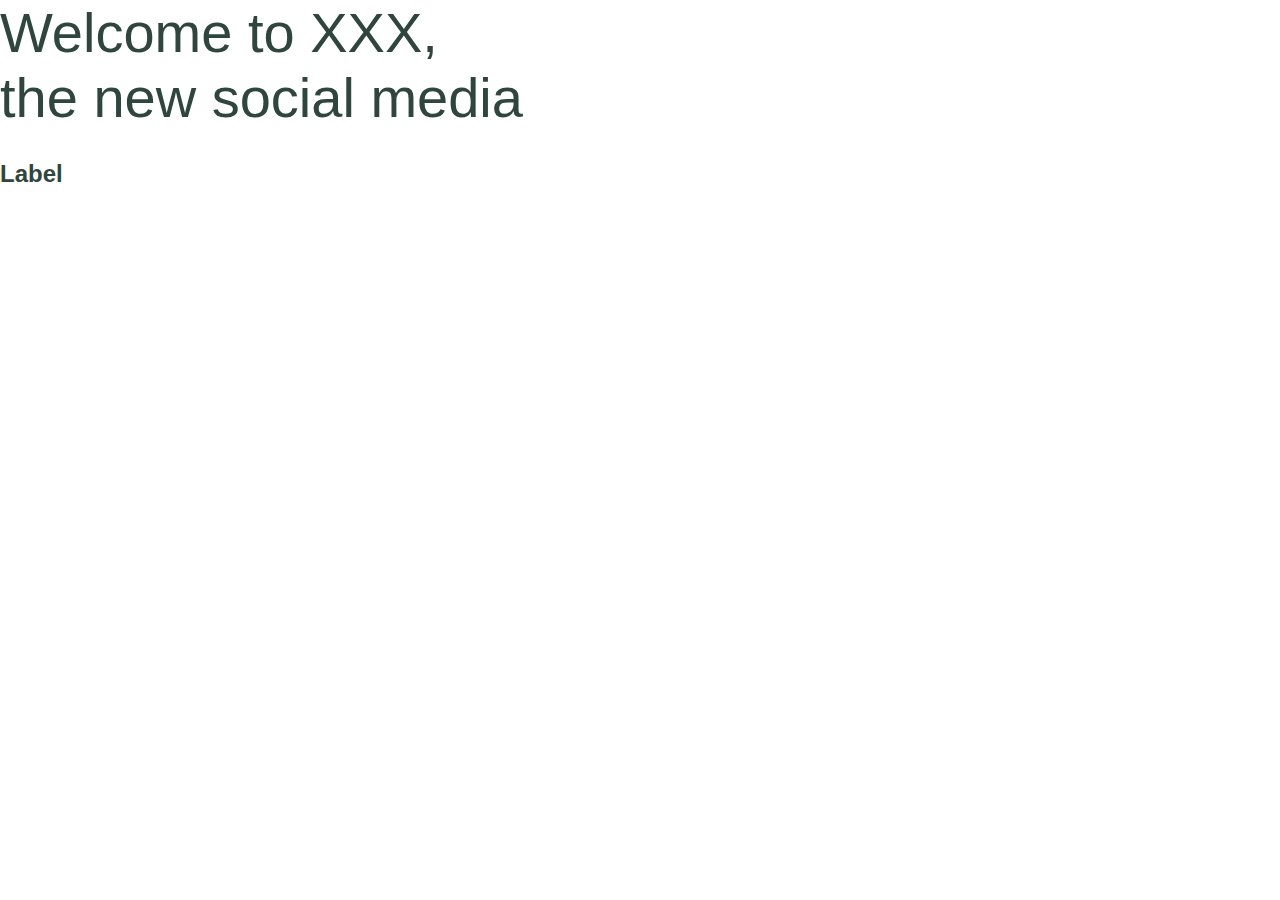
<file: index 2.html>
﻿<!DOCTYPE html>
<html>

<head>
    <title>index</title>
    <meta http-equiv="X-UA-Compatible" content="IE=edge" />
    <meta http-equiv="content-type" content="text/html; charset=utf-8" />
    <link href="resources/css/axure_rp_page.css" type="text/css" rel="stylesheet" />
    <link href="data/styles.css" type="text/css" rel="stylesheet" />
    <link href="files/index/styles.css" type="text/css" rel="stylesheet" />
    <style type="text/css">
        @font-face {}

        .disabled {
            cursor: default !important;
        }

    </style>
    <script src="resources/scripts/jquery-3.2.1.min.js"></script>
    <script src="resources/scripts/axure/axQuery.js"></script>
    <script src="resources/scripts/axure/globals.js"></script>
    <script src="resources/scripts/axutils.js"></script>
    <script src="resources/scripts/axure/annotation.js"></script>
    <script src="resources/scripts/axure/axQuery.std.js"></script>
    <script src="resources/scripts/axure/doc.js"></script>
    <script src="resources/scripts/messagecenter.js"></script>
    <script src="resources/scripts/axure/events.js"></script>
    <script src="resources/scripts/axure/recording.js"></script>
    <script src="resources/scripts/axure/action.js"></script>
    <script src="resources/scripts/axure/expr.js"></script>
    <script src="resources/scripts/axure/geometry.js"></script>
    <script src="resources/scripts/axure/flyout.js"></script>
    <script src="resources/scripts/axure/model.js"></script>
    <script src="resources/scripts/axure/repeater.js"></script>
    <script src="resources/scripts/axure/sto.js"></script>
    <script src="resources/scripts/axure/utils.temp.js"></script>
    <script src="resources/scripts/axure/variables.js"></script>
    <script src="resources/scripts/axure/drag.js"></script>
    <script src="resources/scripts/axure/move.js"></script>
    <script src="resources/scripts/axure/visibility.js"></script>
    <script src="resources/scripts/axure/style.js"></script>
    <script src="resources/scripts/axure/adaptive.js"></script>
    <script src="resources/scripts/axure/tree.js"></script>
    <script src="resources/scripts/axure/init.temp.js"></script>
    <script src="resources/scripts/axure/legacy.js"></script>
    <script src="resources/scripts/axure/viewer.js"></script>
    <script src="resources/scripts/axure/math.js"></script>
    <script src="resources/scripts/axure/jquery.nicescroll.min.js"></script>
    <script src="data/document.js"></script>
    <script src="files/index/data.js"></script>
    <script type="text/javascript">
        $axure.utils.getTransparentGifPath = function() {
            return 'resources/images/transparent.gif';
        };
        $axure.utils.getOtherPath = function() {
            return 'resources/Other.html';
        };
        $axure.utils.getReloadPath = function() {
            return 'resources/reload.html';
        };

    </script>
    <script>
        window['_fs_debug'] = false;
        window['_fs_host'] = 'fullstory.com';
        window['_fs_script'] = 'edge.fullstory.com/s/fs.js';
        window['_fs_org'] = 'Y9T0C';
        window['_fs_namespace'] = 'FS';
        (function(m, n, e, t, l, o, g, y) {
            if (e in m) {
                if (m.console && m.console.log) {
                    m.console.log('FullStory namespace conflict. Please set window["_fs_namespace"].');
                }
                return;
            }
            g = m[e] = function(a, b, s) {
                g.q ? g.q.push([a, b, s]) : g._api(a, b, s);
            };
            g.q = [];
            o = n.createElement(t);
            o.async = 1;
            o.crossOrigin = 'anonymous';
            o.src = 'https://' + _fs_script;
            y = n.getElementsByTagName(t)[0];
            y.parentNode.insertBefore(o, y);
            g.identify = function(i, v, s) {
                g(l, {
                    uid: i
                }, s);
                if (v) g(l, v, s)
            };
            g.setUserVars = function(v, s) {
                g(l, v, s)
            };
            g.event = function(i, v, s) {
                g('event', {
                    n: i,
                    p: v
                }, s)
            };
            g.anonymize = function() {
                g.identify(!!0)
            };
            g.shutdown = function() {
                g("rec", !1)
            };
            g.restart = function() {
                g("rec", !0)
            };
            g.log = function(a, b) {
                g("log", [a, b])
            };
            g.consent = function(a) {
                g("consent", !arguments.length || a)
            };
            g.identifyAccount = function(i, v) {
                o = 'account';
                v = v || {};
                v.acctId = i;
                g(o, v)
            };
            g.clearUserCookie = function() {};
            g._w = {};
            y = 'XMLHttpRequest';
            g._w[y] = m[y];
            y = 'fetch';
            g._w[y] = m[y];
            if (m[y]) m[y] = function() {
                return g._w[y].apply(this, arguments)
            };
            g._v = "1.2.0";
        })(window, document, window['_fs_namespace'], 'script', 'user');

    </script>
</head>

<body>
    <div id="base" class="">

        <!-- Unnamed (Dynamic Panel) -->
        <div id="u0" class="ax_default">
            <div id="u0_state0" class="panel_state" data-label="State1" style="">
                <div id="u0_state0_content" class="panel_state_content">
                </div>
            </div>
        </div>

        <!-- Unnamed (Group) -->
        <div id="u1" class="ax_default" data-left="152" data-top="868" data-width="800" data-height="60">

            <!-- Unnamed (Rectangle) -->
            <div id="u2" class="ax_default primary_button ax_default_hidden" style="display:none; visibility: hidden">
                <div id="u2_div" class=""></div>
                <div id="u2_text" class="text ">
                    <p><span>OK, I understand.</span></p>
                </div>
            </div>

            <!-- Unnamed (Rectangle) -->
            <div id="u3" class="ax_default heading_2 ax_default_hidden" style="display:none; visibility: hidden">
                <div id="u3_div" class=""></div>
                <div id="u3_text" class="text ">
                    <p><span style="font-family:'NotoSans-SemiBold', 'Noto Sans SemiBold', 'Noto Sans', sans-serif;font-weight:650;">Hi, since this is merely a test, we are not actually collecting your mother’s information.</span></p>
                    <p><span style="font-family:'NotoSans-Light', 'Noto Sans Light', 'Noto Sans', sans-serif;font-weight:200;">For your convenience, we'll provide simulated data next page that you can use to fill in the form. However, we do ask you to treat the sign-up form on the next page the same as if you're filling out your own mother’s information.</span></p>
                </div>
            </div>

            <!-- _padding (Rectangle) -->
            <div id="u4" class="ax_default box_2" data-label="_padding">
                <div id="u4_div" class=""></div>
                <div id="u4_text" class="text " style="display:none; visibility: hidden">
                    <p></p>
                </div>
            </div>
        </div>

        <!-- Unnamed (Rectangle) -->
        <div id="u5" class="ax_default heading_1">
            <div id="u5_div" class=""></div>
            <div id="u5_text" class="text ">
                <p><span>Welcome to XXX, </span></p>
                <p><span>the new social media </span></p>
            </div>
        </div>

        <!-- Unnamed (Rectangle) -->
        <div id="u6" class="ax_default primary_button">
            <div id="u6_div" class=""></div>
            <div id="u6_text" class="text ">
                <p><span>Sign up</span></p>
            </div>
        </div>

        <!-- Unnamed (Rectangle) -->
        <div id="u7" class="ax_default label">
            <div id="u7_div" class=""></div>
            <div id="u7_text" class="text ">
                <p><span>Label</span></p>
            </div>
        </div>
    </div>
    <script src="resources/scripts/axure/ios.js"></script>
</body>

</html>
</file>
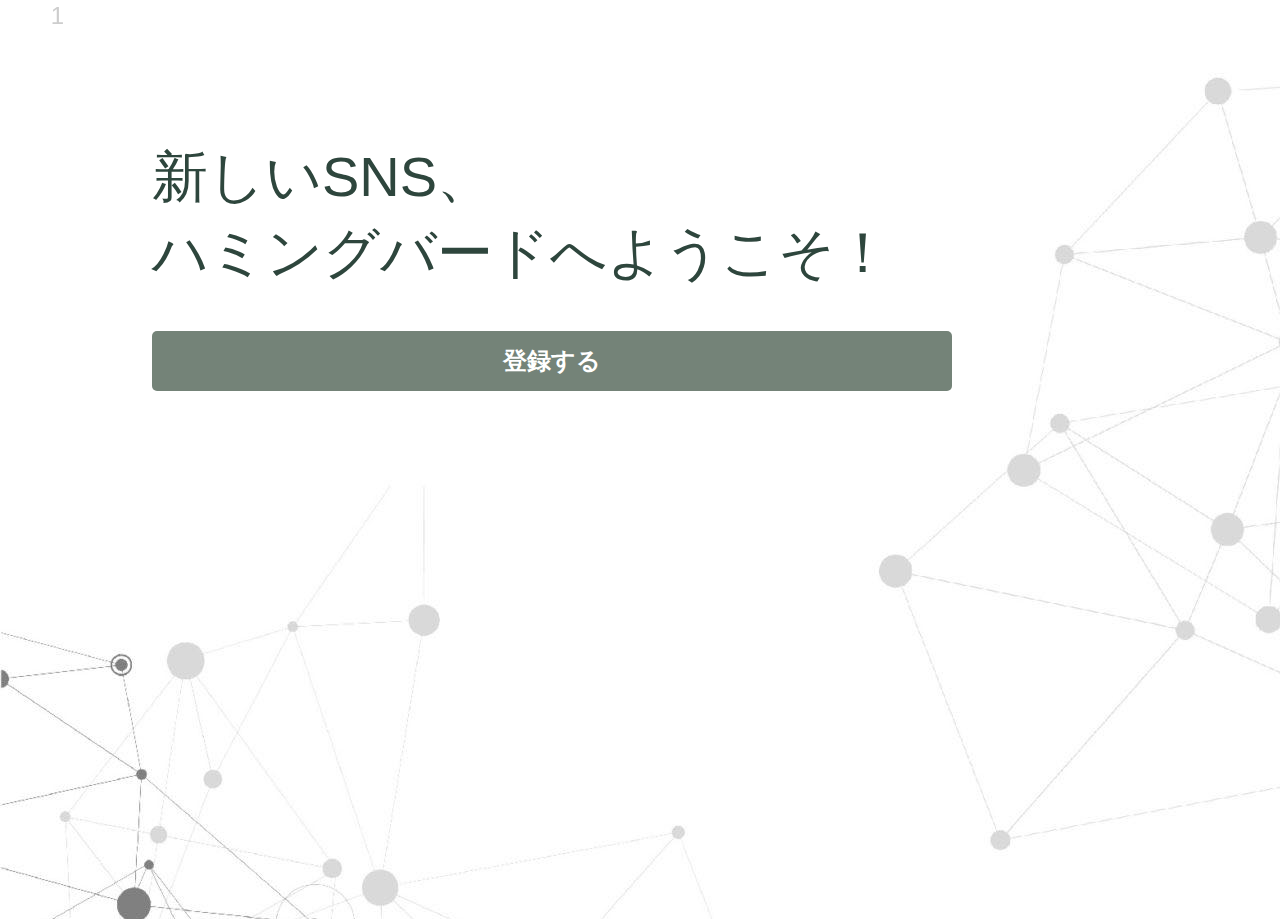
<file: ja.html>
﻿<!DOCTYPE html>
<html lang="ja">

<head>
    <title>ハミングバード</title>
    <meta http-equiv="X-UA-Compatible" content="IE=edge" />
    <meta http-equiv="content-type" content="text/html; charset=utf-8" />
    <link href="resources/css/axure_rp_page.css" type="text/css" rel="stylesheet" />
    <link href="data/styles.css" type="text/css" rel="stylesheet" />
    <link href="files/ja/styles.css" type="text/css" rel="stylesheet" />
    <style type="text/css">
        @font-face {}

        .disabled {
            cursor: default !important;
        }
    </style>
    <script src="resources/scripts/jquery-3.2.1.min.js"></script>
    <script src="resources/scripts/axure/axQuery.js"></script>
    <script src="resources/scripts/axure/globals.js"></script>
    <script src="resources/scripts/axutils.js"></script>
    <script src="resources/scripts/axure/annotation.js"></script>
    <script src="resources/scripts/axure/axQuery.std.js"></script>
    <script src="resources/scripts/axure/doc.js"></script>
    <script src="resources/scripts/messagecenter.js"></script>
    <script src="resources/scripts/axure/events.js"></script>
    <script src="resources/scripts/axure/recording.js"></script>
    <script src="resources/scripts/axure/action.js"></script>
    <script src="resources/scripts/axure/expr.js"></script>
    <script src="resources/scripts/axure/geometry.js"></script>
    <script src="resources/scripts/axure/flyout.js"></script>
    <script src="resources/scripts/axure/model.js"></script>
    <script src="resources/scripts/axure/repeater.js"></script>
    <script src="resources/scripts/axure/sto.js"></script>
    <script src="resources/scripts/axure/utils.temp.js"></script>
    <script src="resources/scripts/axure/variables.js"></script>
    <script src="resources/scripts/axure/drag.js"></script>
    <script src="resources/scripts/axure/move.js"></script>
    <script src="resources/scripts/axure/visibility.js"></script>
    <script src="resources/scripts/axure/style.js"></script>
    <script src="resources/scripts/axure/adaptive.js"></script>
    <script src="resources/scripts/axure/tree.js"></script>
    <script src="resources/scripts/axure/init.temp.js"></script>
    <script src="resources/scripts/axure/legacy.js"></script>
    <script src="resources/scripts/axure/viewer.js"></script>
    <script src="resources/scripts/axure/math.js"></script>
    <script src="resources/scripts/axure/jquery.nicescroll.min.js"></script>
    <script src="data/document.js"></script>
    <script src="files/ja/data.js"></script>
    <script type="text/javascript">
        $axure.utils.getTransparentGifPath = function() {
            return 'resources/images/transparent.gif';
        };
        $axure.utils.getOtherPath = function() {
            return 'resources/Other.html';
        };
        $axure.utils.getReloadPath = function() {
            return 'resources/reload.html';
        };
    </script>
    <script>
        window['_fs_debug'] = false;
        window['_fs_host'] = 'fullstory.com';
        window['_fs_script'] = 'edge.fullstory.com/s/fs.js';
        window['_fs_org'] = 'Y9T0C';
        window['_fs_namespace'] = 'FS';
        (function(m, n, e, t, l, o, g, y) {
            if (e in m) {
                if (m.console && m.console.log) {
                    m.console.log('FullStory namespace conflict. Please set window["_fs_namespace"].');
                }
                return;
            }
            g = m[e] = function(a, b, s) {
                g.q ? g.q.push([a, b, s]) : g._api(a, b, s);
            };
            g.q = [];
            o = n.createElement(t);
            o.async = 1;
            o.crossOrigin = 'anonymous';
            o.src = 'https://' + _fs_script;
            y = n.getElementsByTagName(t)[0];
            y.parentNode.insertBefore(o, y);
            g.identify = function(i, v, s) {
                g(l, {
                    uid: i
                }, s);
                if (v) g(l, v, s)
            };
            g.setUserVars = function(v, s) {
                g(l, v, s)
            };
            g.event = function(i, v, s) {
                g('event', {
                    n: i,
                    p: v
                }, s)
            };
            g.anonymize = function() {
                g.identify(!!0)
            };
            g.shutdown = function() {
                g("rec", !1)
            };
            g.restart = function() {
                g("rec", !0)
            };
            g.log = function(a, b) {
                g("log", [a, b])
            };
            g.consent = function(a) {
                g("consent", !arguments.length || a)
            };
            g.identifyAccount = function(i, v) {
                o = 'account';
                v = v || {};
                v.acctId = i;
                g(o, v)
            };
            g.clearUserCookie = function() {};
            g._w = {};
            y = 'XMLHttpRequest';
            g._w[y] = m[y];
            y = 'fetch';
            g._w[y] = m[y];
            if (m[y]) m[y] = function() {
                return g._w[y].apply(this, arguments)
            };
            g._v = "1.2.0";
        })(window, document, window['_fs_namespace'], 'script', 'user');
    </script>
</head>

<body>
    <div id="base" class="">

        <!-- Unnamed (Dynamic Panel) -->
        <div id="u69" class="ax_default">
            <div id="u69_state0" class="panel_state" data-label="State1" style="">
                <div id="u69_state0_content" class="panel_state_content">
                </div>
            </div>
        </div>

        <!-- Unnamed (Group) -->
        <div id="u70" class="ax_default" data-left="152" data-top="859" data-width="800" data-height="60">

            <!-- Unnamed (Rectangle) -->
            <div id="u71" class="ax_default primary_button ax_default_hidden" style="display:none; visibility: hidden">
                <div id="u71_div" class=""></div>
                <div id="u71_text" class="text ">
                    <p><span>分かりました。次へ。</span></p>
                </div>
            </div>

            <!-- Unnamed (Rectangle) -->
            <div id="u72" class="ax_default heading_2 ax_default_hidden" style="display:none; visibility: hidden">
                <div id="u72_div" class=""></div>
                <div id="u72_text" class="text ">
                    <p><span style="font-family: sans-serif;font-weight:650;">これは単なるテストです。</span></p>
                    <p><span style="font-family: sans-serif;font-weight:650;">実際にあなたのお母さまに関する情報を収集する訳ではありません。</span></p>
                    <p><span style="font-family:'OpenSans-SemiBold', 'Open Sans SemiBold', 'Open Sans', sans-serif;font-weight:650;"><br></span></p>
                    <p><span style="font-family: sans-serif;font-weight:400;">次のページにある、架空の人物情報を使って登録してください。</span></p>
                    <p><span style="font-family: sans-serif;font-weight:400;">ただし出来るだけ、実際にあなたのお母さまの情報を入力するつもりで行ってください。</span></p>
                </div>
            </div>

            <!-- _padding (Rectangle) -->
            <div id="u73" class="ax_default box_2" data-label="_padding">
                <div id="u73_div" class=""></div>
                <div id="u73_text" class="text " style="display:none; visibility: hidden">
                    <p></p>
                </div>
            </div>
        </div>

        <!-- Unnamed (Rectangle) -->
        <div id="u74" class="ax_default heading_1">
            <div id="u74_div" class=""></div>
            <div id="u74_text" class="text ">
                <p><span style="font-family: sans-serif;font-weight:200;">新しい</span><span style="font-family:'NotoSans-Light', 'Noto Sans Light', 'Noto Sans', sans-serif;font-weight:200;">SNS</span><span style="font-family: sans-serif;font-weight:200;">、</span></p>
                <p><span style="font-family: sans-serif;font-weight:400;">ハミングバード</span><span style="font-family: sans-serif;font-weight:200;">へようこそ！</span></p>
            </div>
        </div>

        <!-- Unnamed (Rectangle) -->
        <div id="u75" class="ax_default primary_button">
            <div id="u75_div" class=""></div>
            <div id="u75_text" class="text ">
                <p><span>登録する</span></p>
            </div>
        </div>

        <!-- Unnamed (Rectangle) -->
        <div id="u76" class="ax_default label">
            <div id="u76_div" class=""></div>
            <div id="u76_text" class="text ">
                <p><span>Label</span></p>
            </div>
        </div>
    </div>
    <script src="resources/scripts/axure/ios.js"></script>
</body></html>
</file>
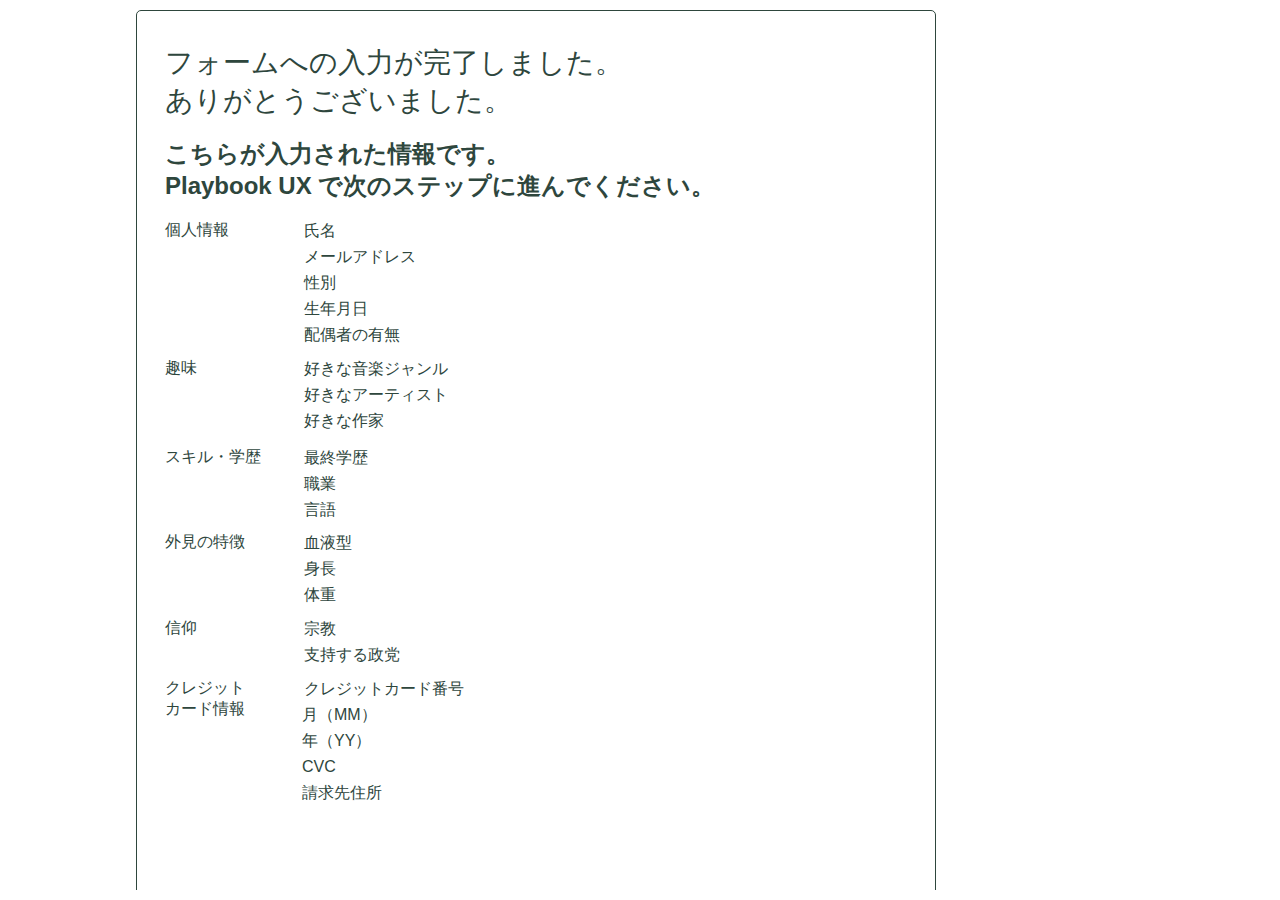
<file: ja_final.html>
﻿<!DOCTYPE html>
<html lang="ja">

<head>
    <title>ハミングバード | 登録完了</title>
    <meta http-equiv="X-UA-Compatible" content="IE=edge" />
    <meta http-equiv="content-type" content="text/html; charset=utf-8" />
    <link href="resources/css/axure_rp_page.css" type="text/css" rel="stylesheet" />
    <link href="data/styles.css" type="text/css" rel="stylesheet" />
    <link href="files/ja_final/styles.css" type="text/css" rel="stylesheet" />
    <style type="text/css">
        @font-face {}

        .disabled {
            cursor: default !important;
        }
    </style>
    <script src="resources/scripts/jquery-3.2.1.min.js"></script>
    <script src="resources/scripts/axure/axQuery.js"></script>
    <script src="resources/scripts/axure/globals.js"></script>
    <script src="resources/scripts/axutils.js"></script>
    <script src="resources/scripts/axure/annotation.js"></script>
    <script src="resources/scripts/axure/axQuery.std.js"></script>
    <script src="resources/scripts/axure/doc.js"></script>
    <script src="resources/scripts/messagecenter.js"></script>
    <script src="resources/scripts/axure/events.js"></script>
    <script src="resources/scripts/axure/recording.js"></script>
    <script src="resources/scripts/axure/action.js"></script>
    <script src="resources/scripts/axure/expr.js"></script>
    <script src="resources/scripts/axure/geometry.js"></script>
    <script src="resources/scripts/axure/flyout.js"></script>
    <script src="resources/scripts/axure/model.js"></script>
    <script src="resources/scripts/axure/repeater.js"></script>
    <script src="resources/scripts/axure/sto.js"></script>
    <script src="resources/scripts/axure/utils.temp.js"></script>
    <script src="resources/scripts/axure/variables.js"></script>
    <script src="resources/scripts/axure/drag.js"></script>
    <script src="resources/scripts/axure/move.js"></script>
    <script src="resources/scripts/axure/visibility.js"></script>
    <script src="resources/scripts/axure/style.js"></script>
    <script src="resources/scripts/axure/adaptive.js"></script>
    <script src="resources/scripts/axure/tree.js"></script>
    <script src="resources/scripts/axure/init.temp.js"></script>
    <script src="resources/scripts/axure/legacy.js"></script>
    <script src="resources/scripts/axure/viewer.js"></script>
    <script src="resources/scripts/axure/math.js"></script>
    <script src="resources/scripts/axure/jquery.nicescroll.min.js"></script>
    <script src="data/document.js"></script>
    <script src="files/ja_final/data.js"></script>
    <script type="text/javascript">
        $axure.utils.getTransparentGifPath = function() {
            return 'resources/images/transparent.gif';
        };
        $axure.utils.getOtherPath = function() {
            return 'resources/Other.html';
        };
        $axure.utils.getReloadPath = function() {
            return 'resources/reload.html';
        };
    </script>
    <script>
        window['_fs_debug'] = false;
        window['_fs_host'] = 'fullstory.com';
        window['_fs_script'] = 'edge.fullstory.com/s/fs.js';
        window['_fs_org'] = 'Y9T0C';
        window['_fs_namespace'] = 'FS';
        (function(m, n, e, t, l, o, g, y) {
            if (e in m) {
                if (m.console && m.console.log) {
                    m.console.log('FullStory namespace conflict. Please set window["_fs_namespace"].');
                }
                return;
            }
            g = m[e] = function(a, b, s) {
                g.q ? g.q.push([a, b, s]) : g._api(a, b, s);
            };
            g.q = [];
            o = n.createElement(t);
            o.async = 1;
            o.crossOrigin = 'anonymous';
            o.src = 'https://' + _fs_script;
            y = n.getElementsByTagName(t)[0];
            y.parentNode.insertBefore(o, y);
            g.identify = function(i, v, s) {
                g(l, {
                    uid: i
                }, s);
                if (v) g(l, v, s)
            };
            g.setUserVars = function(v, s) {
                g(l, v, s)
            };
            g.event = function(i, v, s) {
                g('event', {
                    n: i,
                    p: v
                }, s)
            };
            g.anonymize = function() {
                g.identify(!!0)
            };
            g.shutdown = function() {
                g("rec", !1)
            };
            g.restart = function() {
                g("rec", !0)
            };
            g.log = function(a, b) {
                g("log", [a, b])
            };
            g.consent = function(a) {
                g("consent", !arguments.length || a)
            };
            g.identifyAccount = function(i, v) {
                o = 'account';
                v = v || {};
                v.acctId = i;
                g(o, v)
            };
            g.clearUserCookie = function() {};
            g._w = {};
            y = 'XMLHttpRequest';
            g._w[y] = m[y];
            y = 'fetch';
            g._w[y] = m[y];
            if (m[y]) m[y] = function() {
                return g._w[y].apply(this, arguments)
            };
            g._v = "1.2.0";
        })(window, document, window['_fs_namespace'], 'script', 'user');
    </script>
</head>

<body>
    <div id="base" class="">

        <!-- Unnamed (Dynamic Panel) -->
        <div id="u0" class="ax_default">
            <div id="u0_state0" class="panel_state" data-label="none" style="">
                <div id="u0_state0_content" class="panel_state_content">

                    <!-- Unnamed (Rectangle) -->
                    <div id="u1" class="ax_default box_1">
                        <div id="u1_div" class=""></div>
                        <div id="u1_text" class="text " style="display:none; visibility: hidden">
                            <p></p>
                        </div>
                    </div>
                </div>
            </div>
            <div id="u0_state1" class="panel_state" data-label="model_captcha" style="visibility: hidden;">
                <div id="u0_state1_content" class="panel_state_content">

                    <!-- Unnamed (Rectangle) -->
                    <div id="u2" class="ax_default box_1">
                        <div id="u2_div" class=""></div>
                        <div id="u2_text" class="text " style="display:none; visibility: hidden">
                            <p></p>
                        </div>
                    </div>

                    <!-- Unnamed (Rectangle) -->
                    <div id="u3" class="ax_default heading_2">
                        <div id="u3_div" class=""></div>
                        <div id="u3_text" class="text ">
                            <p><span>画像に表示されている文字を入力してください</span></p>
                        </div>
                    </div>

                    <!-- Unnamed (Rectangle) -->
                    <div id="u4" class="ax_default primary_button">
                        <div id="u4_div" class=""></div>
                        <div id="u4_text" class="text ">
                            <p><span>送信する</span></p>
                        </div>
                    </div>

                    <!-- img_captcha (Dynamic Panel) -->
                    <div id="u5" class="ax_default" data-label="img_captcha">
                        <div id="u5_state0" class="panel_state" data-label="ANWO" style="">
                            <div id="u5_state0_content" class="panel_state_content">

                                <!-- Unnamed (Image) -->
                                <div id="u6" class="ax_default image">
                                    <img id="u6_img" class="img " src="images/ja_final/u6.png" />
                                    <div id="u6_text" class="text " style="display:none; visibility: hidden">
                                        <p></p>
                                    </div>
                                </div>
                            </div>
                        </div>
                        <div id="u5_state1" class="panel_state" data-label="MWLW" style="visibility: hidden;">
                            <div id="u5_state1_content" class="panel_state_content">

                                <!-- Unnamed (Image) -->
                                <div id="u7" class="ax_default image">
                                    <img id="u7_img" class="img " src="images/ja_final/u7.png" />
                                    <div id="u7_text" class="text " style="display:none; visibility: hidden">
                                        <p></p>
                                    </div>
                                </div>
                            </div>
                        </div>
                        <div id="u5_state2" class="panel_state" data-label="POOH" style="visibility: hidden;">
                            <div id="u5_state2_content" class="panel_state_content">

                                <!-- Unnamed (Image) -->
                                <div id="u8" class="ax_default image">
                                    <img id="u8_img" class="img " src="images/ja_final/u8.png" />
                                    <div id="u8_text" class="text " style="display:none; visibility: hidden">
                                        <p></p>
                                    </div>
                                </div>
                            </div>
                        </div>
                    </div>

                    <!-- Unnamed (Text Field) -->
                    <div id="u9" class="ax_default text_field">
                        <div id="u9_div" class=""></div>
                        <input id="u9_input" type="text" value="" class="u9_input" maxlength="4" />
                    </div>

                    <!-- Unnamed (Rectangle) -->
                    <div id="u10" class="ax_default paragraph ax_default_hidden" style="display:none; visibility: hidden">
                        <div id="u10_div" class=""></div>
                        <div id="u10_text" class="text ">
                            <p><span>文字に誤りがあるようです　－　もう一度試してください</span></p>
                        </div>
                    </div>

                    <!-- Unnamed (Shape) -->
                    <div id="u11" class="ax_default icon">
                        <img id="u11_img" class="img " src="images/ja_final/u11.svg" />
                        <div id="u11_text" class="text " style="display:none; visibility: hidden">
                            <p></p>
                        </div>
                    </div>
                </div>
            </div>
            <div id="u0_state2" class="panel_state" data-label="model_finish" style="visibility: hidden;">
                <div id="u0_state2_content" class="panel_state_content">

                    <!-- Unnamed (Rectangle) -->
                    <div id="u12" class="ax_default box_1">
                        <div id="u12_div" class=""></div>
                        <div id="u12_text" class="text " style="display:none; visibility: hidden">
                            <p></p>
                        </div>
                    </div>

                    <!-- Unnamed (Rectangle) -->
                    <div id="u13" class="ax_default heading_2">
                        <div id="u13_div" class=""></div>
                        <div id="u13_text" class="text ">
                            <p><span style="font-family: sans-serif;">こちらが入力された情報です。</span></p>
                            <p><span style="font-family:'NotoSans-SemiBold', 'Noto Sans SemiBold', 'Noto Sans', sans-serif;">Playbook UX </span><span style="font-family: sans-serif;">で次のステップに進んでください。</span></p>
                        </div>
                    </div>

                    <!-- Unnamed (Rectangle) -->
                    <div id="u14" class="ax_default heading_1">
                        <div id="u14_div" class=""></div>
                        <div id="u14_text" class="text ">
                            <p><span>フォームへの入力が完了しました。</span></p>
                            <p><span>ありがとうございました。</span></p>
                        </div>
                    </div>

                    <!-- table_1-6 (Table) -->
                    <div id="u15" class="ax_default ax_default_hidden" data-label="table_1-6" style="display:none; visibility: hidden">

                        <!-- Unnamed (Table Cell) -->
                        <div id="u16" class="ax_default">
                            <img id="u16_img" class="img " src="images/ja_final/u16.png" />
                            <div id="u16_text" class="text ">
                                <p><span>氏名</span></p>
                            </div>
                        </div>

                        <!-- cell_q1 (Table Cell) -->
                        <div id="u17" class="ax_default" data-label="cell_q1">
                            <img id="u17_img" class="img " src="images/ja_final/cell_q1_u17.png" />
                            <div id="u17_text" class="text " style="display:none; visibility: hidden">
                                <p></p>
                            </div>
                        </div>

                        <!-- Unnamed (Table Cell) -->
                        <div id="u18" class="ax_default">
                            <img id="u18_img" class="img " src="images/ja_final/u16.png" />
                            <div id="u18_text" class="text ">
                                <p><span>メールアドレス</span></p>
                            </div>
                        </div>

                        <!-- cell_q2 (Table Cell) -->
                        <div id="u19" class="ax_default" data-label="cell_q2">
                            <img id="u19_img" class="img " src="images/ja_final/cell_q1_u17.png" />
                            <div id="u19_text" class="text " style="display:none; visibility: hidden">
                                <p></p>
                            </div>
                        </div>

                        <!-- Unnamed (Table Cell) -->
                        <div id="u20" class="ax_default">
                            <img id="u20_img" class="img " src="images/ja_final/u16.png" />
                            <div id="u20_text" class="text ">
                                <p><span>性別</span></p>
                            </div>
                        </div>

                        <!-- cell_q3 (Table Cell) -->
                        <div id="u21" class="ax_default" data-label="cell_q3">
                            <img id="u21_img" class="img " src="images/ja_final/cell_q1_u17.png" />
                            <div id="u21_text" class="text " style="display:none; visibility: hidden">
                                <p></p>
                            </div>
                        </div>

                        <!-- Unnamed (Table Cell) -->
                        <div id="u22" class="ax_default">
                            <img id="u22_img" class="img " src="images/ja_final/u16.png" />
                            <div id="u22_text" class="text ">
                                <p><span>生年月日</span></p>
                            </div>
                        </div>

                        <!-- cell_q4 (Table Cell) -->
                        <div id="u23" class="ax_default" data-label="cell_q4">
                            <img id="u23_img" class="img " src="images/ja_final/cell_q1_u17.png" />
                            <div id="u23_text" class="text " style="display:none; visibility: hidden">
                                <p></p>
                            </div>
                        </div>

                        <!-- Unnamed (Table Cell) -->
                        <div id="u24" class="ax_default">
                            <img id="u24_img" class="img " src="images/ja_final/u16.png" />
                            <div id="u24_text" class="text ">
                                <p><span>配偶者の有無</span></p>
                            </div>
                        </div>

                        <!-- cell_q5 (Table Cell) -->
                        <div id="u25" class="ax_default" data-label="cell_q5">
                            <img id="u25_img" class="img " src="images/ja_final/cell_q1_u17.png" />
                            <div id="u25_text" class="text " style="display:none; visibility: hidden">
                                <p></p>
                            </div>
                        </div>
                    </div>

                    <!-- table_7-9 (Table) -->
                    <div id="u26" class="ax_default ax_default_hidden" data-label="table_7-9" style="display:none; visibility: hidden">

                        <!-- Unnamed (Table Cell) -->
                        <div id="u27" class="ax_default">
                            <img id="u27_img" class="img " src="images/ja_final/u16.png" />
                            <div id="u27_text" class="text ">
                                <p><span>好きな音楽ジャンル</span></p>
                            </div>
                        </div>

                        <!-- cell_q7 (Table Cell) -->
                        <div id="u28" class="ax_default" data-label="cell_q7">
                            <img id="u28_img" class="img " src="images/ja_final/cell_q7_u28.png" />
                            <div id="u28_text" class="text " style="display:none; visibility: hidden">
                                <p></p>
                            </div>
                        </div>

                        <!-- Unnamed (Table Cell) -->
                        <div id="u29" class="ax_default">
                            <img id="u29_img" class="img " src="images/ja_final/u16.png" />
                            <div id="u29_text" class="text ">
                                <p><span>好きなアーティスト</span></p>
                            </div>
                        </div>

                        <!-- cell_q8 (Table Cell) -->
                        <div id="u30" class="ax_default" data-label="cell_q8">
                            <img id="u30_img" class="img " src="images/ja_final/cell_q7_u28.png" />
                            <div id="u30_text" class="text " style="display:none; visibility: hidden">
                                <p></p>
                            </div>
                        </div>

                        <!-- Unnamed (Table Cell) -->
                        <div id="u31" class="ax_default">
                            <img id="u31_img" class="img " src="images/ja_final/u16.png" />
                            <div id="u31_text" class="text ">
                                <p><span>好きな作家</span></p>
                            </div>
                        </div>

                        <!-- cell_q9 (Table Cell) -->
                        <div id="u32" class="ax_default" data-label="cell_q9">
                            <img id="u32_img" class="img " src="images/ja_final/cell_q7_u28.png" />
                            <div id="u32_text" class="text " style="display:none; visibility: hidden">
                                <p></p>
                            </div>
                        </div>
                    </div>

                    <!-- table_10-12 (Table) -->
                    <div id="u33" class="ax_default ax_default_hidden" data-label="table_10-12" style="display:none; visibility: hidden">

                        <!-- Unnamed (Table Cell) -->
                        <div id="u34" class="ax_default">
                            <img id="u34_img" class="img " src="images/ja_final/u16.png" />
                            <div id="u34_text" class="text ">
                                <p><span>最終学歴</span></p>
                            </div>
                        </div>

                        <!-- cell_q10 (Table Cell) -->
                        <div id="u35" class="ax_default" data-label="cell_q10">
                            <img id="u35_img" class="img " src="images/ja_final/cell_q1_u17.png" />
                            <div id="u35_text" class="text " style="display:none; visibility: hidden">
                                <p></p>
                            </div>
                        </div>

                        <!-- Unnamed (Table Cell) -->
                        <div id="u36" class="ax_default">
                            <img id="u36_img" class="img " src="images/ja_final/u16.png" />
                            <div id="u36_text" class="text ">
                                <p><span>職業</span></p>
                            </div>
                        </div>

                        <!-- cell_q11 (Table Cell) -->
                        <div id="u37" class="ax_default" data-label="cell_q11">
                            <img id="u37_img" class="img " src="images/ja_final/cell_q1_u17.png" />
                            <div id="u37_text" class="text " style="display:none; visibility: hidden">
                                <p></p>
                            </div>
                        </div>

                        <!-- Unnamed (Table Cell) -->
                        <div id="u38" class="ax_default">
                            <img id="u38_img" class="img " src="images/ja_final/u16.png" />
                            <div id="u38_text" class="text ">
                                <p><span>言語</span></p>
                            </div>
                        </div>

                        <!-- cell_q12 (Table Cell) -->
                        <div id="u39" class="ax_default" data-label="cell_q12">
                            <img id="u39_img" class="img " src="images/ja_final/cell_q1_u17.png" />
                            <div id="u39_text" class="text " style="display:none; visibility: hidden">
                                <p></p>
                            </div>
                        </div>
                    </div>

                    <!-- Unnamed (Rectangle) -->
                    <div id="u40" class="ax_default label">
                        <div id="u40_div" class=""></div>
                        <div id="u40_text" class="text ">
                            <p><span>個人情報</span></p>
                        </div>
                    </div>

                    <!-- Unnamed (Rectangle) -->
                    <div id="u41" class="ax_default label">
                        <div id="u41_div" class=""></div>
                        <div id="u41_text" class="text ">
                            <p><span>趣味</span></p>
                        </div>
                    </div>

                    <!-- Unnamed (Rectangle) -->
                    <div id="u42" class="ax_default label">
                        <div id="u42_div" class=""></div>
                        <div id="u42_text" class="text ">
                            <p><span>スキル・学歴</span></p>
                        </div>
                    </div>

                    <!-- Unnamed (Rectangle) -->
                    <div id="u43" class="ax_default label">
                        <div id="u43_div" class=""></div>
                        <div id="u43_text" class="text ">
                            <p><span>外見の特徴</span></p>
                        </div>
                    </div>

                    <!-- Unnamed (Rectangle) -->
                    <div id="u44" class="ax_default label">
                        <div id="u44_div" class=""></div>
                        <div id="u44_text" class="text ">
                            <p><span>信仰</span></p>
                        </div>
                    </div>

                    <!-- Unnamed (Rectangle) -->
                    <div id="u45" class="ax_default label">
                        <div id="u45_div" class=""></div>
                        <div id="u45_text" class="text ">
                            <p><span>クレジット</span></p>
                            <p><span>カード情報</span></p>
                        </div>
                    </div>

                    <!-- table_13-17 (Table) -->
                    <div id="u46" class="ax_default ax_default_hidden" data-label="table_13-17" style="display:none; visibility: hidden">

                        <!-- Unnamed (Table Cell) -->
                        <div id="u47" class="ax_default">
                            <img id="u47_img" class="img " src="images/ja_final/u47.png" />
                            <div id="u47_text" class="text ">
                                <p><span>血液型</span></p>
                            </div>
                        </div>

                        <!-- cell_q13 (Table Cell) -->
                        <div id="u48" class="ax_default" data-label="cell_q13">
                            <img id="u48_img" class="img " src="images/ja_final/cell_q13_u48.png" />
                            <div id="u48_text" class="text " style="display:none; visibility: hidden">
                                <p></p>
                            </div>
                        </div>

                        <!-- Unnamed (Table Cell) -->
                        <div id="u49" class="ax_default">
                            <img id="u49_img" class="img " src="images/ja_final/u47.png" />
                            <div id="u49_text" class="text ">
                                <p><span>身長</span></p>
                            </div>
                        </div>

                        <!-- cell_q14 (Table Cell) -->
                        <div id="u50" class="ax_default" data-label="cell_q14">
                            <img id="u50_img" class="img " src="images/ja_final/cell_q13_u48.png" />
                            <div id="u50_text" class="text " style="display:none; visibility: hidden">
                                <p></p>
                            </div>
                        </div>

                        <!-- Unnamed (Table Cell) -->
                        <div id="u51" class="ax_default">
                            <img id="u51_img" class="img " src="images/ja_final/u47.png" />
                            <div id="u51_text" class="text ">
                                <p><span>体重</span></p>
                            </div>
                        </div>

                        <!-- cell_q15 (Table Cell) -->
                        <div id="u52" class="ax_default" data-label="cell_q15">
                            <img id="u52_img" class="img " src="images/ja_final/cell_q13_u48.png" />
                            <div id="u52_text" class="text " style="display:none; visibility: hidden">
                                <p></p>
                            </div>
                        </div>
                    </div>

                    <!-- table_18-19 (Table) -->
                    <div id="u53" class="ax_default ax_default_hidden" data-label="table_18-19" style="display:none; visibility: hidden">

                        <!-- Unnamed (Table Cell) -->
                        <div id="u54" class="ax_default">
                            <img id="u54_img" class="img " src="images/ja_final/u47.png" />
                            <div id="u54_text" class="text ">
                                <p><span>宗教</span></p>
                            </div>
                        </div>

                        <!-- cell_q18 (Table Cell) -->
                        <div id="u55" class="ax_default" data-label="cell_q18">
                            <img id="u55_img" class="img " src="images/ja_final/cell_q18_u55.png" />
                            <div id="u55_text" class="text " style="display:none; visibility: hidden">
                                <p></p>
                            </div>
                        </div>

                        <!-- Unnamed (Table Cell) -->
                        <div id="u56" class="ax_default">
                            <img id="u56_img" class="img " src="images/ja_final/u47.png" />
                            <div id="u56_text" class="text ">
                                <p><span>支持する政党</span></p>
                            </div>
                        </div>

                        <!-- cell_q19 (Table Cell) -->
                        <div id="u57" class="ax_default" data-label="cell_q19">
                            <img id="u57_img" class="img " src="images/ja_final/cell_q18_u55.png" />
                            <div id="u57_text" class="text " style="display:none; visibility: hidden">
                                <p></p>
                            </div>
                        </div>
                    </div>

                    <!-- table_20-24 (Table) -->
                    <div id="u58" class="ax_default ax_default_hidden" data-label="table_20-24" style="display:none; visibility: hidden">

                        <!-- Unnamed (Table Cell) -->
                        <div id="u59" class="ax_default">
                            <img id="u59_img" class="img " src="images/ja_final/u47.png" />
                            <div id="u59_text" class="text ">
                                <p><span>クレジットカード番号</span></p>
                            </div>
                        </div>

                        <!-- cell_q20 (Table Cell) -->
                        <div id="u60" class="ax_default" data-label="cell_q20">
                            <img id="u60_img" class="img " src="images/ja_final/cell_q20_u60.png" />
                            <div id="u60_text" class="text " style="display:none; visibility: hidden">
                                <p></p>
                            </div>
                        </div>

                        <!-- Unnamed (Table Cell) -->
                        <div id="u61" class="ax_default">
                            <img id="u61_img" class="img " src="images/ja_final/u61.png" />
                            <div id="u61_text" class="text ">
                                <p><span>月（MM）</span></p>
                            </div>
                        </div>

                        <!-- cell_q21 (Table Cell) -->
                        <div id="u62" class="ax_default" data-label="cell_q21">
                            <img id="u62_img" class="img " src="images/ja_final/cell_q20_u60.png" />
                            <div id="u62_text" class="text " style="display:none; visibility: hidden">
                                <p></p>
                            </div>
                        </div>

                        <!-- Unnamed (Table Cell) -->
                        <div id="u63" class="ax_default">
                            <img id="u63_img" class="img " src="images/ja_final/u61.png" />
                            <div id="u63_text" class="text ">
                                <p><span>年（YY）</span></p>
                            </div>
                        </div>

                        <!-- cell_q22 (Table Cell) -->
                        <div id="u64" class="ax_default" data-label="cell_q22">
                            <img id="u64_img" class="img " src="images/ja_final/cell_q20_u60.png" />
                            <div id="u64_text" class="text " style="display:none; visibility: hidden">
                                <p></p>
                            </div>
                        </div>

                        <!-- Unnamed (Table Cell) -->
                        <div id="u65" class="ax_default">
                            <img id="u65_img" class="img " src="images/ja_final/u61.png" />
                            <div id="u65_text" class="text ">
                                <p><span>CVC</span></p>
                            </div>
                        </div>

                        <!-- cell_q23 (Table Cell) -->
                        <div id="u66" class="ax_default" data-label="cell_q23">
                            <img id="u66_img" class="img " src="images/ja_final/cell_q20_u60.png" />
                            <div id="u66_text" class="text " style="display:none; visibility: hidden">
                                <p></p>
                            </div>
                        </div>

                        <!-- Unnamed (Table Cell) -->
                        <div id="u67" class="ax_default">
                            <img id="u67_img" class="img " src="images/ja_final/u61.png" />
                            <div id="u67_text" class="text ">
                                <p><span>請求先住所</span></p>
                            </div>
                        </div>

                        <!-- cell_q24 (Table Cell) -->
                        <div id="u68" class="ax_default" data-label="cell_q24">
                            <img id="u68_img" class="img " src="images/ja_final/cell_q20_u60.png" />
                            <div id="u68_text" class="text " style="display:none; visibility: hidden">
                                <p></p>
                            </div>
                        </div>
                    </div>
                </div>
            </div>
        </div>
    </div>
    <script src="resources/scripts/axure/ios.js"></script>
</body></html>
</file>
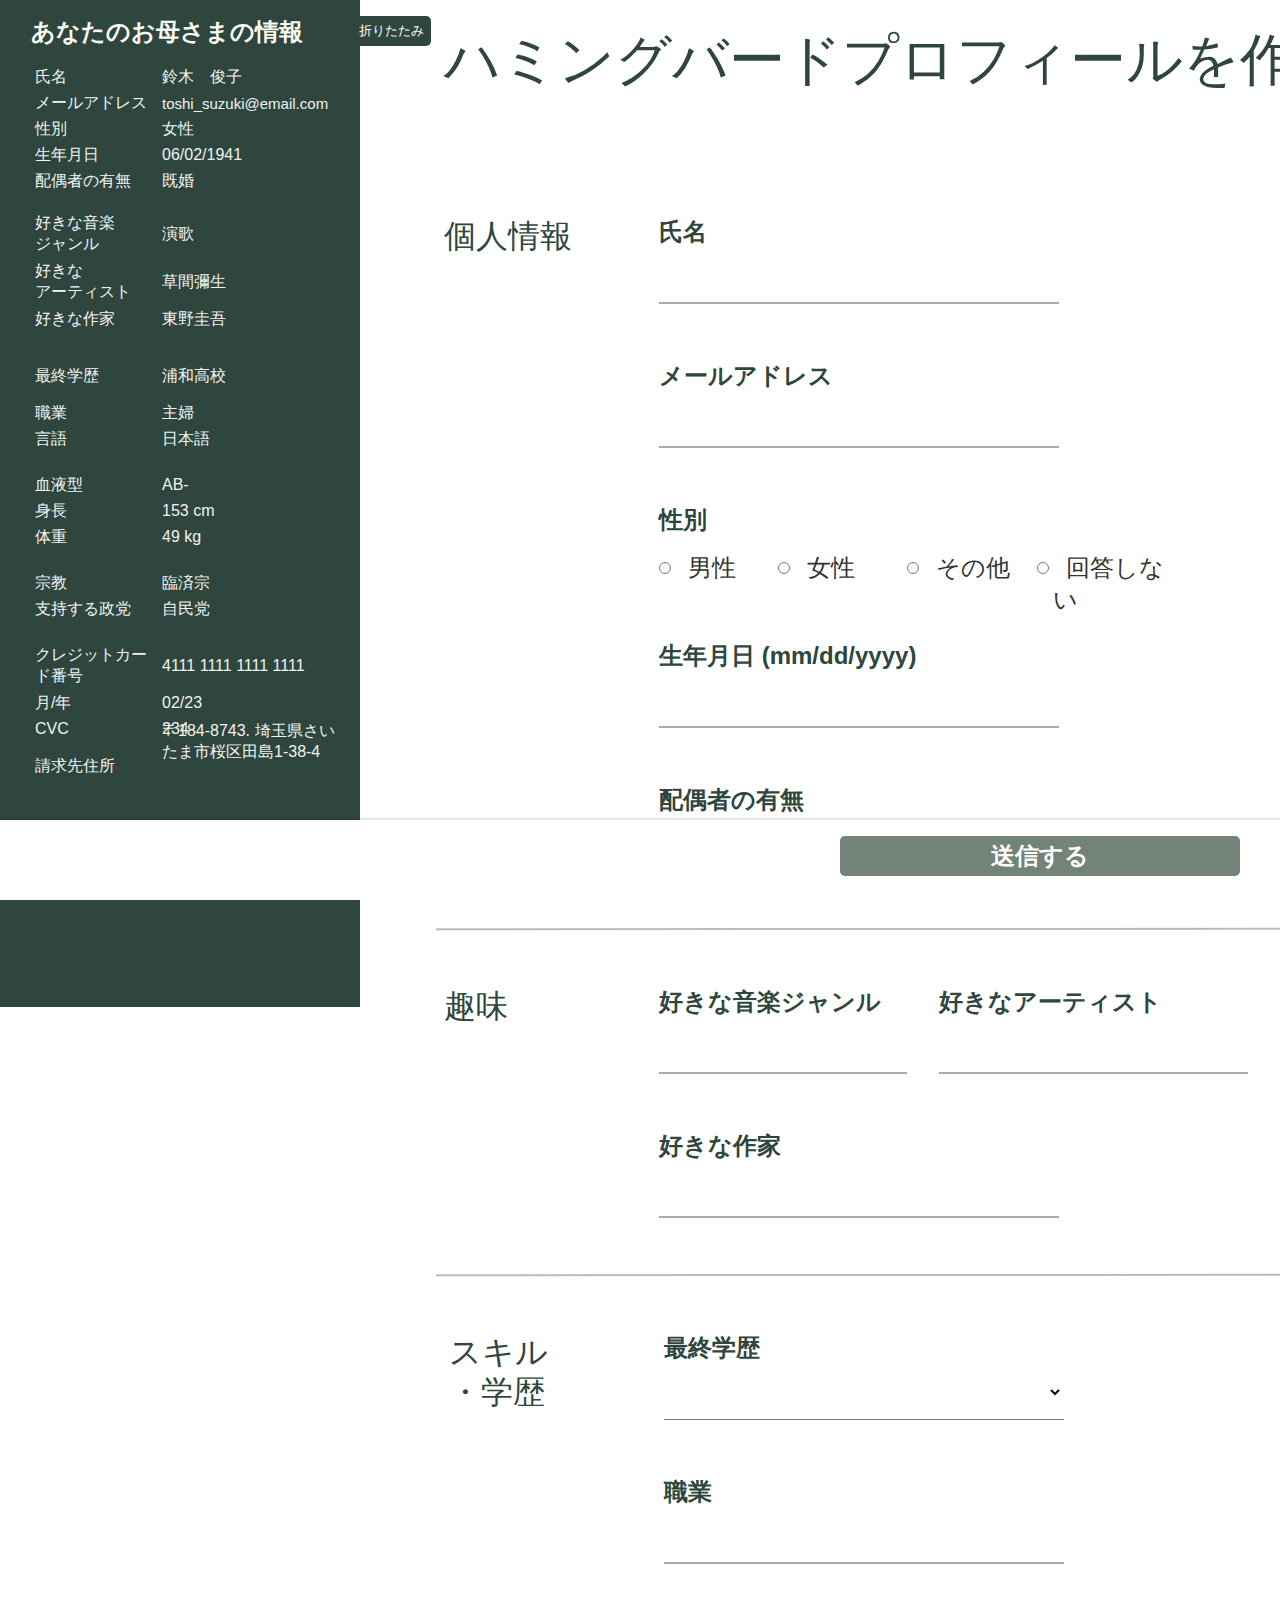
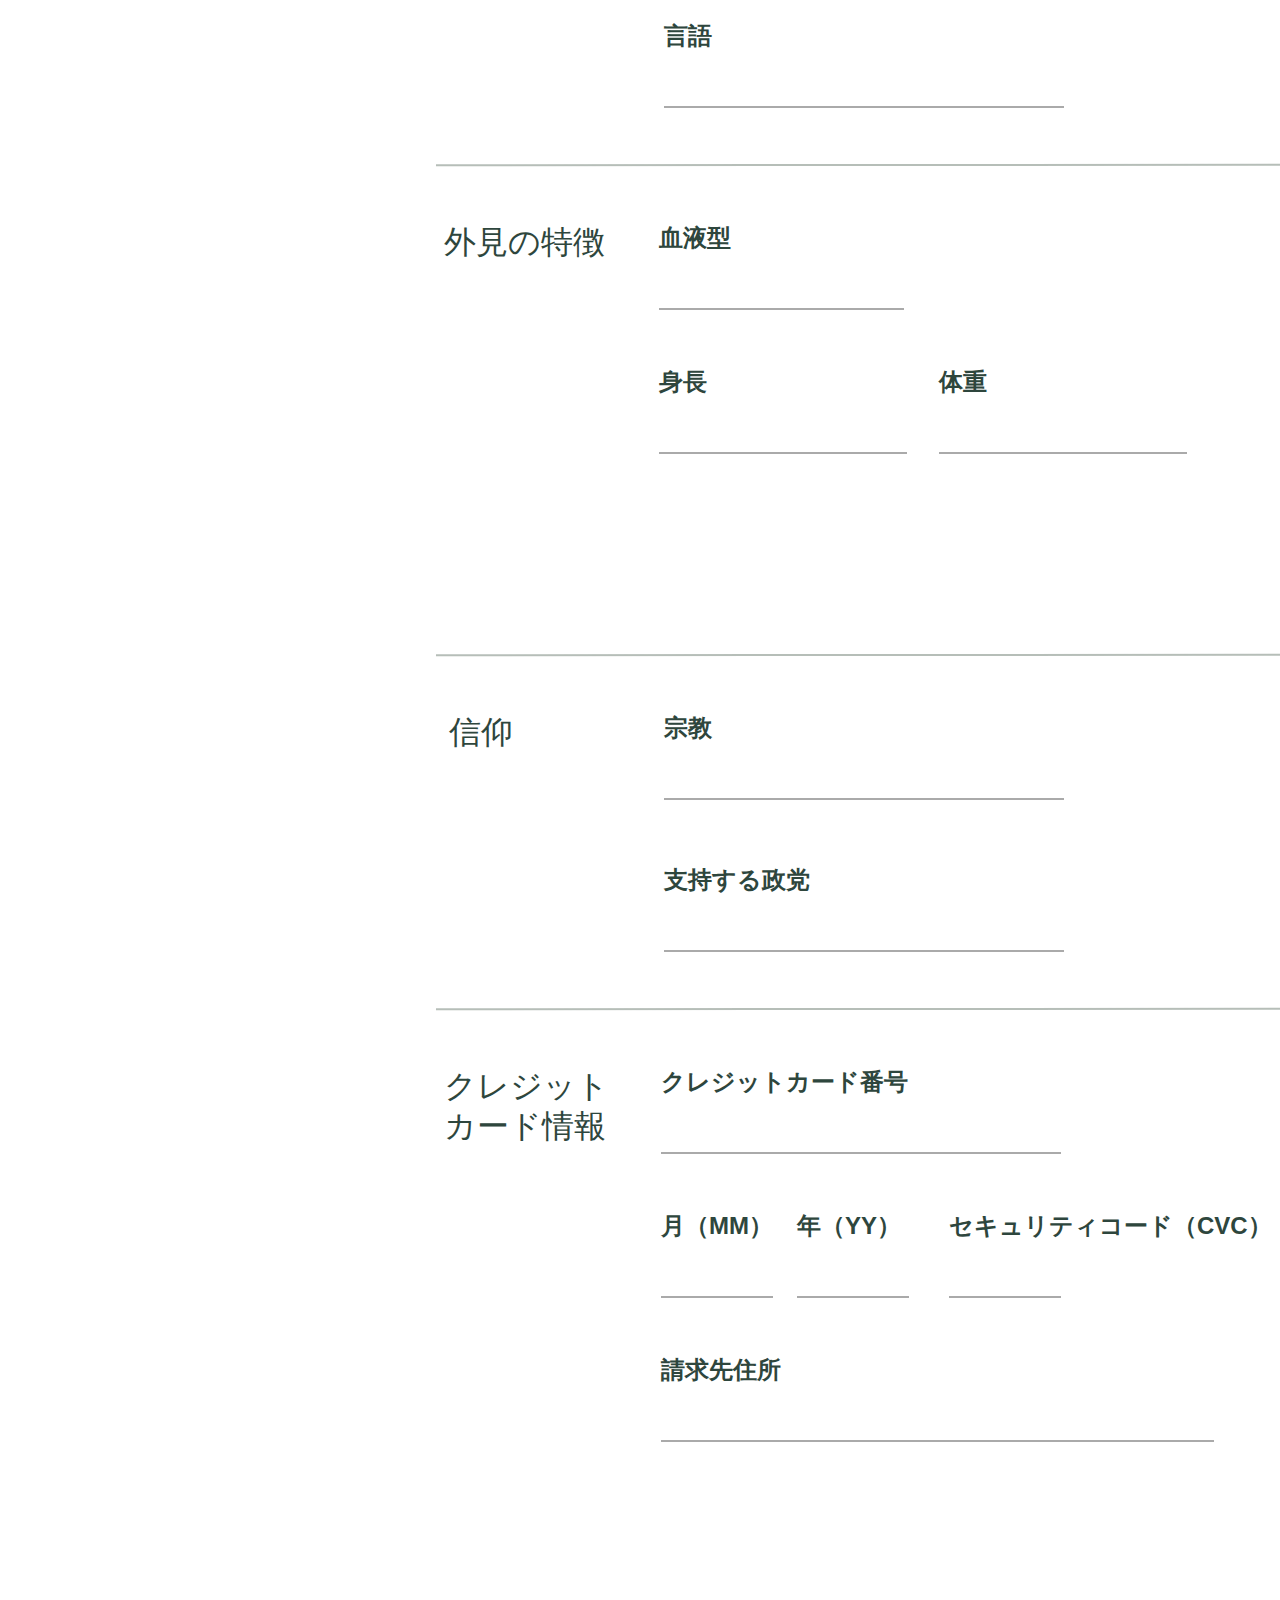
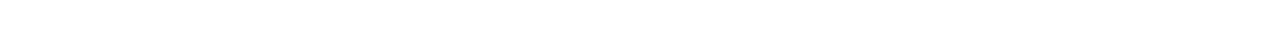
<file: ja_form.html>
﻿<!DOCTYPE html>
<html lang="ja">

<head>
    <title>ハミングバード | アカウント登録</title>
    <meta http-equiv="X-UA-Compatible" content="IE=edge" />
    <meta http-equiv="content-type" content="text/html; charset=utf-8" />
    <link href="resources/css/axure_rp_page.css" type="text/css" rel="stylesheet" />
    <link href="data/styles.css" type="text/css" rel="stylesheet" />
    <link href="files/ja_form/styles.css" type="text/css" rel="stylesheet" />
    <style type="text/css">
        @font-face {}

        .disabled {
            cursor: default !important;
        }

        .unselectable {
            user-select: none;
            -moz-user-select: none;
            -webkit-user-select: none;
            -ms-user-select: none;
        }
    </style>
    <script src="resources/scripts/jquery-3.2.1.min.js"></script>
    <script src="resources/scripts/axure/axQuery.js"></script>
    <script src="resources/scripts/axure/globals.js"></script>
    <script src="resources/scripts/axutils.js"></script>
    <script src="resources/scripts/axure/annotation.js"></script>
    <script src="resources/scripts/axure/axQuery.std.js"></script>
    <script src="resources/scripts/axure/doc.js"></script>
    <script src="resources/scripts/messagecenter.js"></script>
    <script src="resources/scripts/axure/events.js"></script>
    <script src="resources/scripts/axure/recording.js"></script>
    <script src="resources/scripts/axure/action.js"></script>
    <script src="resources/scripts/axure/expr.js"></script>
    <script src="resources/scripts/axure/geometry.js"></script>
    <script src="resources/scripts/axure/flyout.js"></script>
    <script src="resources/scripts/axure/model.js"></script>
    <script src="resources/scripts/axure/repeater.js"></script>
    <script src="resources/scripts/axure/sto.js"></script>
    <script src="resources/scripts/axure/utils.temp.js"></script>
    <script src="resources/scripts/axure/variables.js"></script>
    <script src="resources/scripts/axure/drag.js"></script>
    <script src="resources/scripts/axure/move.js"></script>
    <script src="resources/scripts/axure/visibility.js"></script>
    <script src="resources/scripts/axure/style.js"></script>
    <script src="resources/scripts/axure/adaptive.js"></script>
    <script src="resources/scripts/axure/tree.js"></script>
    <script src="resources/scripts/axure/init.temp.js"></script>
    <script src="resources/scripts/axure/legacy.js"></script>
    <script src="resources/scripts/axure/viewer.js"></script>
    <script src="resources/scripts/axure/math.js"></script>
    <script src="resources/scripts/axure/jquery.nicescroll.min.js"></script>
    <script src="data/document.js"></script>
    <script src="files/ja_form/data.js"></script>
    <script type="text/javascript">
        $axure.utils.getTransparentGifPath = function() {
            return 'resources/images/transparent.gif';
        };
        $axure.utils.getOtherPath = function() {
            return 'resources/Other.html';
        };
        $axure.utils.getReloadPath = function() {
            return 'resources/reload.html';
        };
    </script>
    <script>
        window['_fs_debug'] = false;
        window['_fs_host'] = 'fullstory.com';
        window['_fs_script'] = 'edge.fullstory.com/s/fs.js';
        window['_fs_org'] = 'Y9T0C';
        window['_fs_namespace'] = 'FS';
        (function(m, n, e, t, l, o, g, y) {
            if (e in m) {
                if (m.console && m.console.log) {
                    m.console.log('FullStory namespace conflict. Please set window["_fs_namespace"].');
                }
                return;
            }
            g = m[e] = function(a, b, s) {
                g.q ? g.q.push([a, b, s]) : g._api(a, b, s);
            };
            g.q = [];
            o = n.createElement(t);
            o.async = 1;
            o.crossOrigin = 'anonymous';
            o.src = 'https://' + _fs_script;
            y = n.getElementsByTagName(t)[0];
            y.parentNode.insertBefore(o, y);
            g.identify = function(i, v, s) {
                g(l, {
                    uid: i
                }, s);
                if (v) g(l, v, s)
            };
            g.setUserVars = function(v, s) {
                g(l, v, s)
            };
            g.event = function(i, v, s) {
                g('event', {
                    n: i,
                    p: v
                }, s)
            };
            g.anonymize = function() {
                g.identify(!!0)
            };
            g.shutdown = function() {
                g("rec", !1)
            };
            g.restart = function() {
                g("rec", !0)
            };
            g.log = function(a, b) {
                g("log", [a, b])
            };
            g.consent = function(a) {
                g("consent", !arguments.length || a)
            };
            g.identifyAccount = function(i, v) {
                o = 'account';
                v = v || {};
                v.acctId = i;
                g(o, v)
            };
            g.clearUserCookie = function() {};
            g._w = {};
            y = 'XMLHttpRequest';
            g._w[y] = m[y];
            y = 'fetch';
            g._w[y] = m[y];
            if (m[y]) m[y] = function() {
                return g._w[y].apply(this, arguments)
            };
            g._v = "1.2.0";
        })(window, document, window['_fs_namespace'], 'script', 'user');
    </script>
</head>

<body>
    <div id="base" class="">

        <!-- _padding (Rectangle) -->
        <div id="u77" class="ax_default box_2" data-label="_padding">
            <div id="u77_div" class=""></div>
            <div id="u77_text" class="text " style="display:none; visibility: hidden">
                <p></p>
            </div>
        </div>

        <!-- content (Group) -->
        <div id="u78" class="ax_default" data-label="content" data-left="435.999356333437" data-top="16" data-width="1046.00064366656" data-height="3026">

            <!-- Unnamed (Rectangle) -->
            <div id="u79" class="ax_default heading_1">
                <div id="u79_div" class=""></div>
                <div id="u79_text" class="text ">
                    <p><span style="font-family:'NotoSans-Light', 'Noto Sans Light', 'Noto Sans', sans-serif;font-weight:200;">ハミングバードプロフィールを作成</span></p>
                </div>
            </div>

            <!-- Unnamed (Dynamic Panel) -->
            <div id="u80" class="ax_default">
                <div id="u80_state0" class="panel_state" data-label="State1" style="">
                    <div id="u80_state0_content" class="panel_state_content">
                    </div>
                </div>
                <div id="u80_state1" class="panel_state" data-label="State2" style="visibility: hidden;">
                    <div id="u80_state1_content" class="panel_state_content">

                        <!-- Unnamed (Group) -->
                        <div id="u81" class="ax_default" data-left="0" data-top="0" data-width="804" data-height="64">

                            <!-- Unnamed (Rectangle) -->
                            <div id="u82" class="ax_default heading_2">
                                <div id="u82_div" class=""></div>
                                <div id="u82_text" class="text ">
                                    <p>
                                        <span style="font-family: sans-serif;">入力された情報を外部に開示することはありません。プライバシーガイドライン、及び</span>
                                        <a id="u83_div" href="https://gdpr-info.eu/" target="_blank" diplay="inline"><span id="u83_text" style="text-decoration:underline ;">GDPR</span></a>
                                        <span style="font-family: sans-serif;">(EU基準の一般データ保護規則) </span>
                                        <span style="font-family: sans-serif;">を順守しています。</span>
                                    </p>
                                </div>
                            </div>

                            <!-- Unnamed (Rectangle) -->

                        </div>
                    </div>
                </div>
            </div>

            <!-- qs_01 (Group) -->
            <div id="u84" class="ax_default" data-label="qs_01" data-left="435.999356333437" data-top="216" data-width="896.001287333125" data-height="714.349404013872">

                <!-- Unnamed (Rectangle) -->
                <div id="u85" class="ax_default heading_2">
                    <div id="u85_div" class=""></div>
                    <div id="u85_text" class="text ">
                        <p><span>個人情報</span></p>
                    </div>
                </div>

                <!-- Q1_name (Rectangle) -->
                <div id="u86" class="ax_default label" data-label="Q1_name">
                    <div id="u86_div" class=""></div>
                    <div id="u86_text" class="text ">
                        <p><span>氏名</span></p>
                    </div>
                </div>

                <!-- Q2_email (Rectangle) -->
                <div id="u87" class="ax_default label" data-label="Q2_email">
                    <div id="u87_div" class=""></div>
                    <div id="u87_text" class="text ">
                        <p><span>メールアドレス</span></p>
                    </div>
                </div>

                <!-- Q3_gender (Rectangle) -->
                <div id="u88" class="ax_default label" data-label="Q3_gender">
                    <div id="u88_div" class=""></div>
                    <div id="u88_text" class="text ">
                        <p><span>性別</span></p>
                    </div>
                </div>

                <!-- Q4_dob (Rectangle) -->
                <div id="u89" class="ax_default label" data-label="Q4_dob">
                    <div id="u89_div" class=""></div>
                    <div id="u89_text" class="text ">
                        <p><span style="font-family: sans-serif;">生年月日</span><span style="font-family:'NotoSans-SemiBold', 'Noto Sans SemiBold', 'Noto Sans', sans-serif;"> (mm/dd/yyyy)</span></p>
                    </div>
                </div>

                <!-- Q5_relationship (Rectangle) -->
                <div id="u90" class="ax_default label" data-label="Q5_relationship">
                    <div id="u90_div" class=""></div>
                    <div id="u90_text" class="text ">
                        <p><span>配偶者の有無</span></p>
                    </div>
                </div>

                <!-- Unnamed (Group) -->
                <div id="u91" class="ax_default" data-left="659" data-top="248" data-width="533" data-height="624">

                    <!-- input_q5 (Droplist) -->
                    <div id="u92" class="ax_default droplist" data-label="input_q5">
                        <div id="u92_div" class=""></div>
                        <select id="u92_input" class="u92_input">
                            <option class="u92_input_option" value="既婚">既婚</option>
                            <option class="u92_input_option" value="配偶者と死別">配偶者と死別</option>
                            <option class="u92_input_option" value="配偶者と離婚">配偶者と離婚</option>
                            <option class="u92_input_option" value="配偶者と別居中">配偶者と別居中</option>
                            <option class="u92_input_option" value="未婚">未婚</option>
                            <option class="u92_input_option" selected value="  ">&nbsp; </option>
                        </select>
                    </div>

                    <!-- input_q4 (Text Field) -->
                    <div id="u93" class="ax_default text_field" data-label="input_q4">
                        <div id="u93_div" class=""></div>
                        <input id="u93_input" type="search" value="" class="u93_input" autocomplete="new-password" />
                    </div>

                    <!-- input_q3 (Group) -->
                    <div id="u94" class="ax_default" data-label="input_q3" data-left="659" data-top="552" data-width="533" data-height="32">

                        <!-- Unnamed (Radio Button) -->
                        <div id="u95" class="ax_default radio_button" selectiongroup="Gender">
                            <label id="u95_input_label" for="u95_input" style="position: absolute; left: 0px;">
                                <img id="u95_img" class="img " src="images/ja_form/u95.svg" />
                                <div id="u95_text" class="text ">
                                    <p><span style="font-family:'NotoSans-Light', 'Noto Sans Light', 'Noto Sans', sans-serif;font-weight:200;">&nbsp; </span><span style="font-family: sans-serif;font-weight:200;">男性</span></p>
                                </div>
                            </label>
                            <input id="u95_input" type="radio" value="radio" name="Gender" />
                        </div>

                        <!-- Unnamed (Radio Button) -->
                        <div id="u96" class="ax_default radio_button" selectiongroup="Gender">
                            <label id="u96_input_label" for="u96_input" style="position: absolute; left: 0px;">
                                <img id="u96_img" class="img " src="images/ja_form/u96.svg" />
                                <div id="u96_text" class="text ">
                                    <p><span style="font-family:'NotoSans-Light', 'Noto Sans Light', 'Noto Sans', sans-serif;font-weight:200;">&nbsp; </span><span style="font-family: sans-serif;font-weight:200;">女性</span></p>
                                </div>
                            </label>
                            <input id="u96_input" type="radio" value="radio" name="Gender" />
                        </div>

                        <!-- Unnamed (Radio Button) -->
                        <div id="u97" class="ax_default radio_button" selectiongroup="Gender">
                            <label id="u97_input_label" for="u97_input" style="position: absolute; left: 0px;">
                                <img id="u97_img" class="img " src="images/ja_form/u97.svg" />
                                <div id="u97_text" class="text ">
                                    <p><span style="font-family:'NotoSans-Light', 'Noto Sans Light', 'Noto Sans', sans-serif;font-weight:200;">&nbsp; </span><span style="font-family: sans-serif;font-weight:200;">その他</span></p>
                                </div>
                            </label>
                            <input id="u97_input" type="radio" value="radio" name="Gender" />
                        </div>

                        <!-- Unnamed (Radio Button) -->
                        <div id="u98" class="ax_default radio_button" selectiongroup="Gender">
                            <label id="u98_input_label" for="u98_input" style="position: absolute; left: 0px;">
                                <img id="u98_img" class="img " src="images/ja_form/u98.svg" />
                                <div id="u98_text" class="text ">
                                    <p><span style="font-family:'NotoSans-Light', 'Noto Sans Light', 'Noto Sans', sans-serif;font-weight:200;">&nbsp; </span><span style="font-family: sans-serif;font-weight:200;">回答しない</span></p>
                                </div>
                            </label>
                            <input id="u98_input" type="radio" value="radio" name="Gender" />
                        </div>
                    </div>

                    <!-- input_q2 (Text Field) -->
                    <div id="u99" class="ax_default text_field" data-label="input_q2">
                        <div id="u99_div" class=""></div>
                        <input id="u99_input" type="text" value="" class="u99_input" autocomplete="new-password" />
                    </div>

                    <!-- input_q1 (Text Field) -->
                    <div id="u100" class="ax_default text_field" data-label="input_q1">
                        <div id="u100_div" class=""></div>
                        <input id="u100_input" type="search" value="" class="u100_input" autocomplete="new-password" />
                    </div>
                </div>

                <!-- Unnamed (Line) -->
                <div id="u101" class="ax_default line">
                    <img id="u101_img" class="img " src="images/ja_form/u101.svg" />
                    <div id="u101_text" class="text " style="display:none; visibility: hidden">
                        <p></p>
                    </div>
                </div>
            </div>

            <!-- qs_02 (Group) -->
            <div id="u102" class="ax_default" data-label="qs_02" data-left="435.999356333437" data-top="986" data-width="896.001287333125" data-height="290.349404013872">

                <!-- Q7_fav_music (Rectangle) -->
                <div id="u103" class="ax_default label" data-label="Q7_fav_music">
                    <div id="u103_div" class=""></div>
                    <div id="u103_text" class="text ">
                        <p><span>好きな音楽ジャンル</span></p>
                    </div>
                </div>

                <!-- Q8_fav_artisits (Rectangle) -->
                <div id="u104" class="ax_default label" data-label="Q8_fav_artisits">
                    <div id="u104_div" class=""></div>
                    <div id="u104_text" class="text ">
                        <p><span>好きなアーティスト</span></p>
                    </div>
                </div>

                <!-- Q9_fav_authors (Rectangle) -->
                <div id="u105" class="ax_default label" data-label="Q9_fav_authors">
                    <div id="u105_div" class=""></div>
                    <div id="u105_text" class="text ">
                        <p><span>好きな作家</span></p>
                    </div>
                </div>

                <!-- Unnamed (Group) -->
                <div id="u106" class="ax_default" data-left="659" data-top="1018" data-width="589" data-height="200">

                    <!-- input_q8 (Text Field) -->
                    <div id="u107" class="ax_default text_field" data-label="input_q8">
                        <div id="u107_div" class=""></div>
                        <input id="u107_input" type="text" value="" class="u107_input" />
                    </div>

                    <!-- input_q9 (Text Field) -->
                    <div id="u108" class="ax_default text_field" data-label="input_q9">
                        <div id="u108_div" class=""></div>
                        <input id="u108_input" type="text" value="" class="u108_input" />
                    </div>

                    <!-- input_q7 (Text Field) -->
                    <div id="u109" class="ax_default text_field" data-label="input_q7">
                        <div id="u109_div" class=""></div>
                        <input id="u109_input" type="text" value="" class="u109_input" />
                    </div>
                </div>

                <!-- Unnamed (Rectangle) -->
                <div id="u110" class="ax_default heading_2">
                    <div id="u110_div" class=""></div>
                    <div id="u110_text" class="text ">
                        <p><span>趣味</span></p>
                    </div>
                </div>

                <!-- Unnamed (Line) -->
                <div id="u111" class="ax_default line">
                    <img id="u111_img" class="img " src="images/ja_form/u101.svg" />
                    <div id="u111_text" class="text " style="display:none; visibility: hidden">
                        <p></p>
                    </div>
                </div>
            </div>

            <!-- qs_03 (Group) -->
            <div id="u112" class="ax_default" data-label="qs_03" data-left="435.999356333437" data-top="1332" data-width="896.001287333125" data-height="434.349404013872">

                <!-- Unnamed (Rectangle) -->
                <div id="u113" class="ax_default heading_2">
                    <div id="u113_div" class=""></div>
                    <div id="u113_text" class="text ">
                        <p><span>スキル</span></p>
                        <p><span>・学歴</span></p>
                    </div>
                </div>

                <!-- Q10_edu (Rectangle) -->
                <div id="u114" class="ax_default label" data-label="Q10_edu">
                    <div id="u114_div" class=""></div>
                    <div id="u114_text" class="text ">
                        <p><span>最終学歴</span></p>
                    </div>
                </div>

                <!-- Q11_prof (Rectangle) -->
                <div id="u115" class="ax_default label" data-label="Q11_prof">
                    <div id="u115_div" class=""></div>
                    <div id="u115_text" class="text ">
                        <p><span>職業</span></p>
                    </div>
                </div>

                <!-- Q12_lang (Rectangle) -->
                <div id="u116" class="ax_default label" data-label="Q12_lang">
                    <div id="u116_div" class=""></div>
                    <div id="u116_text" class="text ">
                        <p><span>言語</span></p>
                    </div>
                </div>

                <!-- Unnamed (Group) -->
                <div id="u117" class="ax_default" data-left="664" data-top="1364" data-width="400" data-height="344">

                    <!-- input_q10 (Droplist) -->
                    <div id="u118" class="ax_default droplist" data-label="input_q10">
                        <div id="u118_div" class=""></div>
                        <select id="u118_input" class="u118_input">
                            <option class="u118_input_option" value="中学校卒業、またはそれ以下">中学校卒業、またはそれ以下</option>
                            <option class="u118_input_option" value="高等学校卒業、または同等の教育">高等学校卒業、または同等の教育</option>
                            <option class="u118_input_option" value="大学経験あり、学位の取得なし">大学経験あり、学位の取得なし</option>
                            <option class="u118_input_option" value="高専・短大卒業（準学士号）">高専・短大卒業（準学士号）</option>
                            <option class="u118_input_option" value="大学卒業（学士号）">大学卒業（学士号）</option>
                            <option class="u118_input_option" value="大学院博士課程修了（博士号）">大学院博士課程修了（博士号）</option>
                            <option class="u118_input_option" value="大学院修士課程修了（修士号）、または専門学校卒業">大学院修士課程修了（修士号）、または専門学校卒業</option>
                            <option class="u118_input_option" selected value="  ">&nbsp; </option>
                        </select>
                    </div>

                    <!-- input_q11 (Text Field) -->
                    <div id="u119" class="ax_default text_field" data-label="input_q11">
                        <div id="u119_div" class=""></div>
                        <input id="u119_input" type="text" value="" class="u119_input" />
                    </div>

                    <!-- input_q12 (Text Field) -->
                    <div id="u120" class="ax_default text_field" data-label="input_q12">
                        <div id="u120_div" class=""></div>
                        <input id="u120_input" type="text" value="" class="u120_input" />
                    </div>
                </div>

                <!-- Unnamed (Line) -->
                <div id="u121" class="ax_default line">
                    <img id="u121_img" class="img " src="images/ja_form/u101.svg" />
                    <div id="u121_text" class="text " style="display:none; visibility: hidden">
                        <p></p>
                    </div>
                </div>
            </div>

            <!-- qs_04 (Group) -->
            <div id="u122" class="ax_default" data-label="qs_04" data-left="435.999356333437" data-top="1822" data-width="896.001287333125" data-height="434.349404013872">

                <!-- Unnamed (Rectangle) -->
                <div id="u123" class="ax_default heading_2">
                    <div id="u123_div" class=""></div>
                    <div id="u123_text" class="text ">
                        <p><span>外見の特徴</span></p>
                    </div>
                </div>

                <!-- Q13_blood (Rectangle) -->
                <div id="u124" class="ax_default label" data-label="Q13_blood">
                    <div id="u124_div" class=""></div>
                    <div id="u124_text" class="text ">
                        <p><span>血液型</span></p>
                    </div>
                </div>

                <!-- Q14_height (Rectangle) -->
                <div id="u125" class="ax_default label" data-label="Q14_height">
                    <div id="u125_div" class=""></div>
                    <div id="u125_text" class="text ">
                        <p><span>身長</span></p>
                    </div>
                </div>

                <!-- Q15_weight (Rectangle) -->
                <div id="u126" class="ax_default label" data-label="Q15_weight">
                    <div id="u126_div" class=""></div>
                    <div id="u126_text" class="text ">
                        <p><span>体重</span></p>
                    </div>
                </div>

                <!-- Unnamed (Group) -->
                <div id="u127" class="ax_default" data-left="659" data-top="1854" data-width="528" data-height="200">

                    <!-- input_q14 (Text Field) -->
                    <div id="u128" class="ax_default text_field" data-label="input_q14">
                        <div id="u128_div" class=""></div>
                        <input id="u128_input" type="text" value="" class="u128_input" />
                    </div>

                    <!-- input_q15 (Text Field) -->
                    <div id="u129" class="ax_default text_field" data-label="input_q15">
                        <div id="u129_div" class=""></div>
                        <input id="u129_input" type="text" value="" class="u129_input" />
                    </div>

                    <!-- input_q13 (Text Field) -->
                    <div id="u130" class="ax_default text_field" data-label="input_q13">
                        <div id="u130_div" class=""></div>
                        <input id="u130_input" type="text" value="" class="u130_input" />
                    </div>
                </div>

                <!-- Unnamed (Line) -->
                <div id="u131" class="ax_default line">
                    <img id="u131_img" class="img " src="images/ja_form/u101.svg" />
                    <div id="u131_text" class="text " style="display:none; visibility: hidden">
                        <p></p>
                    </div>
                </div>
            </div>

            <!-- qs_05 (Group) -->
            <div id="u132" class="ax_default" data-label="qs_05" data-left="435.999356333437" data-top="2312" data-width="896.001287333125" data-height="298.349404013871">

                <!-- Unnamed (Rectangle) -->
                <div id="u133" class="ax_default heading_2">
                    <div id="u133_div" class=""></div>
                    <div id="u133_text" class="text ">
                        <p><span>信仰</span></p>
                    </div>
                </div>

                <!-- Q18_religion (Rectangle) -->
                <div id="u134" class="ax_default label" data-label="Q18_religion">
                    <div id="u134_div" class=""></div>
                    <div id="u134_text" class="text ">
                        <p><span>宗教</span></p>
                    </div>
                </div>

                <!-- Q19_politics (Rectangle) -->
                <div id="u135" class="ax_default label" data-label="Q19_politics">
                    <div id="u135_div" class=""></div>
                    <div id="u135_text" class="text ">
                        <p><span>支持する政党</span></p>
                    </div>
                </div>

                <!-- Unnamed (Group) -->
                <div id="u136" class="ax_default" data-left="664" data-top="2344" data-width="400" data-height="208">

                    <!-- input_q18 (Text Field) -->
                    <div id="u137" class="ax_default text_field" data-label="input_q18">
                        <div id="u137_div" class=""></div>
                        <input id="u137_input" type="text" value="" class="u137_input" />
                    </div>

                    <!-- input_q19 (Text Field) -->
                    <div id="u138" class="ax_default text_field" data-label="input_q19">
                        <div id="u138_div" class=""></div>
                        <input id="u138_input" type="text" value="" class="u138_input" />
                    </div>
                </div>

                <!-- Unnamed (Line) -->
                <div id="u139" class="ax_default line">
                    <img id="u139_img" class="img " src="images/ja_form/u101.svg" />
                    <div id="u139_text" class="text " style="display:none; visibility: hidden">
                        <p></p>
                    </div>
                </div>
            </div>

            <!-- qs_06 (Group) -->
            <div id="u140" class="ax_default" data-label="qs_06" data-left="444" data-top="2666" data-width="816" data-height="376">

                <!-- Unnamed (Rectangle) -->
                <div id="u141" class="ax_default heading_2">
                    <div id="u141_div" class=""></div>
                    <div id="u141_text" class="text ">
                        <p><span>クレジットカード情報</span></p>
                    </div>
                </div>

                <!-- Unnamed (Rectangle) -->
                <div id="u142" class="ax_default label">
                    <div id="u142_div" class=""></div>
                    <div id="u142_text" class="text ">
                        <p><span>クレジットカード番号</span></p>
                    </div>
                </div>

                <!-- Unnamed (Group) -->
                <div id="u143" class="ax_default" data-left="661" data-top="2698" data-width="553" data-height="344">

                    <!-- input_q20 (Text Field) -->
                    <div id="u144" class="ax_default text_field" data-label="input_q20">
                        <div id="u144_div" class=""></div>
                        <input id="u144_input" type="text" value="" class="u144_input" maxlength="17" />
                    </div>

                    <!-- input_q21 (Text Field) -->
                    <div id="u145" class="ax_default text_field" data-label="input_q21">
                        <div id="u145_div" class=""></div>
                        <input id="u145_input" type="text" value="" class="u145_input" maxlength="2" />
                    </div>

                    <!-- input_q22 (Text Field) -->
                    <div id="u146" class="ax_default text_field" data-label="input_q22">
                        <div id="u146_div" class=""></div>
                        <input id="u146_input" type="text" value="" class="u146_input" maxlength="2" />
                    </div>

                    <!-- input_q23 (Text Field) -->
                    <div id="u147" class="ax_default text_field" data-label="input_q23">
                        <div id="u147_div" class=""></div>
                        <input id="u147_input" type="text" value="" class="u147_input" maxlength="4" />
                    </div>

                    <!-- input_q24 (Text Field) -->
                    <div id="u148" class="ax_default text_field" data-label="input_q24">
                        <div id="u148_div" class=""></div>
                        <input id="u148_input" type="text" value="" class="u148_input" />
                    </div>
                </div>

                <!-- Unnamed (Rectangle) -->
                <div id="u149" class="ax_default label">
                    <div id="u149_div" class=""></div>
                    <div id="u149_text" class="text ">
                        <p><span style="font-family: sans-serif;">月（</span><span style="font-family:'NotoSans-SemiBold', 'Noto Sans SemiBold', 'Noto Sans', sans-serif;">MM</span><span style="font-family: sans-serif;">）</span></p>
                    </div>
                </div>

                <!-- Unnamed (Rectangle) -->
                <div id="u150" class="ax_default label">
                    <div id="u150_div" class=""></div>
                    <div id="u150_text" class="text ">
                        <p><span style="font-family: sans-serif;">年（</span><span style="font-family:'NotoSans-SemiBold', 'Noto Sans SemiBold', 'Noto Sans', sans-serif;">YY</span><span style="font-family: sans-serif;">）</span></p>
                    </div>
                </div>

                <!-- Unnamed (Rectangle) -->
                <div id="u151" class="ax_default label">
                    <div id="u151_div" class=""></div>
                    <div id="u151_text" class="text ">
                        <p><span style="font-family: sans-serif;">セキュリティコード（</span><span style="font-family:'NotoSans-SemiBold', 'Noto Sans SemiBold', 'Noto Sans', sans-serif;">CVC</span><span style="font-family: sans-serif;">）</span></p>
                    </div>
                </div>

                <!-- Unnamed (Rectangle) -->
                <div id="u152" class="ax_default label">
                    <div id="u152_div" class=""></div>
                    <div id="u152_text" class="text ">
                        <p><span>請求先住所</span></p>
                    </div>
                </div>
            </div>

            <!-- _TOOLTIPS (Group) -->
            <div id="u153" class="ax_default" data-label="_TOOLTIPS" data-left="444" data-top="255" data-width="804" data-height="2559">

                <!-- _tooltips (Group) -->
                <div id="u154" class="ax_default" data-label="_tooltips" data-left="1091" data-top="831" data-width="40" data-height="40">

                    <!-- Unnamed (Dynamic Panel) -->
                    <div id="u155" class="ax_default">
                        <div id="u155_state0" class="panel_state" data-label="State1" style="">
                            <div id="u155_state0_content" class="panel_state_content">

                                <!-- Unnamed (Ellipse) -->
                                <div id="u156" class="ax_default ellipse">
                                    <img id="u156_img" class="img " src="images/ja_form/u156.svg" />
                                    <div id="u156_text" class="text " style="display:none; visibility: hidden">
                                        <p></p>
                                    </div>
                                </div>
                            </div>
                        </div>
                        <div id="u155_state1" class="panel_state" data-label="State2" style="visibility: hidden;">
                            <div id="u155_state1_content" class="panel_state_content">

                                <!-- Unnamed (Ellipse) -->
                                <div id="u157" class="ax_default ellipse">
                                    <img id="u157_img" class="img " src="images/ja_form/u157.svg" />
                                    <div id="u157_text" class="text " style="display:none; visibility: hidden">
                                        <p></p>
                                    </div>
                                </div>

                                <!-- Unnamed (Shape) -->
                                <div id="u158" class="ax_default flow_shape">
                                    <img id="u158_img" class="img " src="images/ja_form/u158.svg" />
                                    <div id="u158_text" class="text " style="display:none; visibility: hidden">
                                        <p></p>
                                    </div>
                                </div>

                                <!-- Unnamed (Rectangle) -->
                                <div id="u159" class="ax_default paragraph">
                                    <div id="u159_div" class=""></div>
                                    <div id="u159_text" class="text ">
                                        <p><span>こちらの情報は、あなたへの理解を深めるために使用すると同時に、あなたのプロフィールに表示されます。プロフィール作成後に削除することも可能です。</span></p>
                                    </div>
                                </div>
                            </div>
                        </div>
                    </div>

                    <!-- Unnamed (Image) -->
                    <div id="u160" class="ax_default image">
                        <img id="u160_img" class="img " src="images/ja_form/u160.png" />
                        <div id="u160_text" class="text " style="display:none; visibility: hidden">
                            <p></p>
                        </div>
                    </div>
                </div>

                <!-- _tooltips (Group) -->
                <div id="u161" class="ax_default" data-label="_tooltips" data-left="1091" data-top="687" data-width="40" data-height="40">

                    <!-- Unnamed (Dynamic Panel) -->
                    <div id="u162" class="ax_default">
                        <div id="u162_state0" class="panel_state" data-label="State1" style="">
                            <div id="u162_state0_content" class="panel_state_content">

                                <!-- Unnamed (Ellipse) -->
                                <div id="u163" class="ax_default ellipse">
                                    <img id="u163_img" class="img " src="images/ja_form/u156.svg" />
                                    <div id="u163_text" class="text " style="display:none; visibility: hidden">
                                        <p></p>
                                    </div>
                                </div>
                            </div>
                        </div>
                        <div id="u162_state1" class="panel_state" data-label="State2" style="visibility: hidden;">
                            <div id="u162_state1_content" class="panel_state_content">

                                <!-- Unnamed (Ellipse) -->
                                <div id="u164" class="ax_default ellipse">
                                    <img id="u164_img" class="img " src="images/ja_form/u157.svg" />
                                    <div id="u164_text" class="text " style="display:none; visibility: hidden">
                                        <p></p>
                                    </div>
                                </div>

                                <!-- Unnamed (Shape) -->
                                <div id="u165" class="ax_default flow_shape">
                                    <img id="u165_img" class="img " src="images/ja_form/u158.svg" />
                                    <div id="u165_text" class="text " style="display:none; visibility: hidden">
                                        <p></p>
                                    </div>
                                </div>

                                <!-- Unnamed (Rectangle) -->
                                <div id="u166" class="ax_default paragraph">
                                    <div id="u166_div" class=""></div>
                                    <div id="u166_text" class="text ">
                                        <p><span>こちらの情報は、あなたへの理解を深めるために使用すると同時に、あなたのプロフィールに表示されます。プロフィール作成後に削除することも可能です。</span></p>
                                    </div>
                                </div>
                            </div>
                        </div>
                    </div>

                    <!-- Unnamed (Image) -->
                    <div id="u167" class="ax_default image">
                        <img id="u167_img" class="img " src="images/ja_form/u160.png" />
                        <div id="u167_text" class="text " style="display:none; visibility: hidden">
                            <p></p>
                        </div>
                    </div>
                </div>

                <!-- _tooltips (Group) -->
                <div id="u168" class="ax_default" data-label="_tooltips" data-left="1208" data-top="548" data-width="40" data-height="40">

                    <!-- Unnamed (Dynamic Panel) -->
                    <div id="u169" class="ax_default">
                        <div id="u169_state0" class="panel_state" data-label="State1" style="">
                            <div id="u169_state0_content" class="panel_state_content">

                                <!-- Unnamed (Ellipse) -->
                                <div id="u170" class="ax_default ellipse">
                                    <img id="u170_img" class="img " src="images/ja_form/u156.svg" />
                                    <div id="u170_text" class="text " style="display:none; visibility: hidden">
                                        <p></p>
                                    </div>
                                </div>
                            </div>
                        </div>
                        <div id="u169_state1" class="panel_state" data-label="State2" style="visibility: hidden;">
                            <div id="u169_state1_content" class="panel_state_content">

                                <!-- Unnamed (Ellipse) -->
                                <div id="u171" class="ax_default ellipse">
                                    <img id="u171_img" class="img " src="images/ja_form/u157.svg" />
                                    <div id="u171_text" class="text " style="display:none; visibility: hidden">
                                        <p></p>
                                    </div>
                                </div>

                                <!-- Unnamed (Shape) -->
                                <div id="u172" class="ax_default flow_shape">
                                    <img id="u172_img" class="img " src="images/ja_form/u158.svg" />
                                    <div id="u172_text" class="text " style="display:none; visibility: hidden">
                                        <p></p>
                                    </div>
                                </div>

                                <!-- Unnamed (Rectangle) -->
                                <div id="u173" class="ax_default paragraph">
                                    <div id="u173_div" class=""></div>
                                    <div id="u173_text" class="text ">
                                        <p><span>こちらの情報は、あなたへの理解を深めるために使用すると同時に、あなたのプロフィールに表示されます。プロフィール作成後に削除することも可能です。</span></p>
                                    </div>
                                </div>
                            </div>
                        </div>
                    </div>

                    <!-- Unnamed (Image) -->
                    <div id="u174" class="ax_default image">
                        <img id="u174_img" class="img " src="images/ja_form/u160.png" />
                        <div id="u174_text" class="text " style="display:none; visibility: hidden">
                            <p></p>
                        </div>
                    </div>
                </div>

                <!-- _tooltips (Group) -->
                <div id="u175" class="ax_default" data-label="_tooltips" data-left="1091" data-top="407" data-width="40" data-height="40">

                    <!-- Unnamed (Dynamic Panel) -->
                    <div id="u176" class="ax_default">
                        <div id="u176_state0" class="panel_state" data-label="State1" style="">
                            <div id="u176_state0_content" class="panel_state_content">

                                <!-- Unnamed (Ellipse) -->
                                <div id="u177" class="ax_default ellipse">
                                    <img id="u177_img" class="img " src="images/ja_form/u156.svg" />
                                    <div id="u177_text" class="text " style="display:none; visibility: hidden">
                                        <p></p>
                                    </div>
                                </div>
                            </div>
                        </div>
                        <div id="u176_state1" class="panel_state" data-label="State2" style="visibility: hidden;">
                            <div id="u176_state1_content" class="panel_state_content">

                                <!-- Unnamed (Ellipse) -->
                                <div id="u178" class="ax_default ellipse">
                                    <img id="u178_img" class="img " src="images/ja_form/u157.svg" />
                                    <div id="u178_text" class="text " style="display:none; visibility: hidden">
                                        <p></p>
                                    </div>
                                </div>

                                <!-- Unnamed (Shape) -->
                                <div id="u179" class="ax_default flow_shape">
                                    <img id="u179_img" class="img " src="images/ja_form/u179.svg" />
                                    <div id="u179_text" class="text " style="display:none; visibility: hidden">
                                        <p></p>
                                    </div>
                                </div>

                                <!-- Unnamed (Rectangle) -->
                                <div id="u180" class="ax_default paragraph">
                                    <div id="u180_div" class=""></div>
                                    <div id="u180_text" class="text ">
                                        <p><span>アカウントの確認と、今後のお知らせをお送りするため、メールアドレスを教えてください。あなたのデータは、弊社システムの中で厳重に管理されます。</span></p>
                                    </div>
                                </div>
                            </div>
                        </div>
                    </div>

                    <!-- Unnamed (Image) -->
                    <div id="u181" class="ax_default image">
                        <img id="u181_img" class="img " src="images/ja_form/u160.png" />
                        <div id="u181_text" class="text " style="display:none; visibility: hidden">
                            <p></p>
                        </div>
                    </div>
                </div>

                <!-- _tooltips (Group) -->
                <div id="u182" class="ax_default" data-label="_tooltips" data-left="1091" data-top="255" data-width="40" data-height="40">

                    <!-- Unnamed (Dynamic Panel) -->
                    <div id="u183" class="ax_default">
                        <div id="u183_state0" class="panel_state" data-label="State1" style="">
                            <div id="u183_state0_content" class="panel_state_content">

                                <!-- Unnamed (Ellipse) -->
                                <div id="u184" class="ax_default ellipse">
                                    <img id="u184_img" class="img " src="images/ja_form/u156.svg" />
                                    <div id="u184_text" class="text " style="display:none; visibility: hidden">
                                        <p></p>
                                    </div>
                                </div>
                            </div>
                        </div>
                        <div id="u183_state1" class="panel_state" data-label="State2" style="visibility: hidden;">
                            <div id="u183_state1_content" class="panel_state_content">

                                <!-- Unnamed (Ellipse) -->
                                <div id="u185" class="ax_default ellipse">
                                    <img id="u185_img" class="img " src="images/ja_form/u157.svg" />
                                    <div id="u185_text" class="text " style="display:none; visibility: hidden">
                                        <p></p>
                                    </div>
                                </div>

                                <!-- Unnamed (Shape) -->
                                <div id="u186" class="ax_default flow_shape">
                                    <img id="u186_img" class="img " src="images/ja_form/u179.svg" />
                                    <div id="u186_text" class="text " style="display:none; visibility: hidden">
                                        <p></p>
                                    </div>
                                </div>

                                <!-- Unnamed (Rectangle) -->
                                <div id="u187" class="ax_default paragraph">
                                    <div id="u187_div" class=""></div>
                                    <div id="u187_text" class="text ">
                                        <p><span>法的、アカウント管理上の目的から、あなたのフルネームが必要です。個人情報は厳重に管理されます。</span></p>
                                    </div>
                                </div>
                            </div>
                        </div>
                    </div>

                    <!-- Unnamed (Image) -->
                    <div id="u188" class="ax_default image">
                        <img id="u188_img" class="img " src="images/ja_form/u160.png" />
                        <div id="u188_text" class="text " style="display:none; visibility: hidden">
                            <p></p>
                        </div>
                    </div>
                </div>

                <!-- _tooltips (Group) -->
                <div id="u189" class="ax_default" data-label="_tooltips" data-left="444" data-top="1049" data-width="40" data-height="40">

                    <!-- Unnamed (Dynamic Panel) -->
                    <div id="u190" class="ax_default">
                        <div id="u190_state0" class="panel_state" data-label="State1" style="">
                            <div id="u190_state0_content" class="panel_state_content">

                                <!-- Unnamed (Ellipse) -->
                                <div id="u191" class="ax_default ellipse">
                                    <img id="u191_img" class="img " src="images/ja_form/u156.svg" />
                                    <div id="u191_text" class="text " style="display:none; visibility: hidden">
                                        <p></p>
                                    </div>
                                </div>
                            </div>
                        </div>
                        <div id="u190_state1" class="panel_state" data-label="State2" style="visibility: hidden;">
                            <div id="u190_state1_content" class="panel_state_content">

                                <!-- Unnamed (Ellipse) -->
                                <div id="u192" class="ax_default ellipse">
                                    <img id="u192_img" class="img " src="images/ja_form/u157.svg" />
                                    <div id="u192_text" class="text " style="display:none; visibility: hidden">
                                        <p></p>
                                    </div>
                                </div>

                                <!-- Unnamed (Triangle) -->
                                <div id="u193" class="ax_default flow_shape">
                                    <img id="u193_img" class="img " src="images/ja_form/u193.svg" />
                                    <div id="u193_text" class="text " style="display:none; visibility: hidden">
                                        <p></p>
                                    </div>
                                </div>

                                <!-- Unnamed (Rectangle) -->
                                <div id="u194" class="ax_default box_2">
                                    <div id="u194_div" class=""></div>
                                    <div id="u194_text" class="text " style="display:none; visibility: hidden">
                                        <p></p>
                                    </div>
                                </div>

                                <!-- Unnamed (Rectangle) -->
                                <div id="u195" class="ax_default paragraph">
                                    <div id="u195_div" class=""></div>
                                    <div id="u195_text" class="text ">
                                        <p><span>こちらの情報をプロフィール上に表示することで、コミュニティの形成や、同じような興味を持っている方を探す上で役に立ちます。プロフィール作成後に削除することも可能です。</span></p>
                                    </div>
                                </div>
                            </div>
                        </div>
                    </div>

                    <!-- Unnamed (Image) -->
                    <div id="u196" class="ax_default image">
                        <img id="u196_img" class="img " src="images/ja_form/u160.png" />
                        <div id="u196_text" class="text " style="display:none; visibility: hidden">
                            <p></p>
                        </div>
                    </div>
                </div>

                <!-- _tooltips (Group) -->
                <div id="u197" class="ax_default" data-label="_tooltips" data-left="449" data-top="1435" data-width="40" data-height="40">

                    <!-- Unnamed (Dynamic Panel) -->
                    <div id="u198" class="ax_default">
                        <div id="u198_state0" class="panel_state" data-label="State1" style="">
                            <div id="u198_state0_content" class="panel_state_content">

                                <!-- Unnamed (Ellipse) -->
                                <div id="u199" class="ax_default ellipse">
                                    <img id="u199_img" class="img " src="images/ja_form/u156.svg" />
                                    <div id="u199_text" class="text " style="display:none; visibility: hidden">
                                        <p></p>
                                    </div>
                                </div>
                            </div>
                        </div>
                        <div id="u198_state1" class="panel_state" data-label="State2" style="visibility: hidden;">
                            <div id="u198_state1_content" class="panel_state_content">

                                <!-- Unnamed (Ellipse) -->
                                <div id="u200" class="ax_default ellipse">
                                    <img id="u200_img" class="img " src="images/ja_form/u157.svg" />
                                    <div id="u200_text" class="text " style="display:none; visibility: hidden">
                                        <p></p>
                                    </div>
                                </div>

                                <!-- Unnamed (Triangle) -->
                                <div id="u201" class="ax_default flow_shape">
                                    <img id="u201_img" class="img " src="images/ja_form/u193.svg" />
                                    <div id="u201_text" class="text " style="display:none; visibility: hidden">
                                        <p></p>
                                    </div>
                                </div>

                                <!-- Unnamed (Rectangle) -->
                                <div id="u202" class="ax_default box_2">
                                    <div id="u202_div" class=""></div>
                                    <div id="u202_text" class="text " style="display:none; visibility: hidden">
                                        <p></p>
                                    </div>
                                </div>

                                <!-- Unnamed (Rectangle) -->
                                <div id="u203" class="ax_default paragraph">
                                    <div id="u203_div" class=""></div>
                                    <div id="u203_text" class="text ">
                                        <p><span>こちらの情報をプロフィール上に表示することで、コミュニティの形成や、同じようなバックグラウンドを持っている方を探す上で役立ちます。プロフィール作成後に削除することも可能です。</span></p>
                                    </div>
                                </div>
                            </div>
                        </div>
                    </div>

                    <!-- Unnamed (Image) -->
                    <div id="u204" class="ax_default image">
                        <img id="u204_img" class="img " src="images/ja_form/u160.png" />
                        <div id="u204_text" class="text " style="display:none; visibility: hidden">
                            <p></p>
                        </div>
                    </div>
                </div>

                <!-- _tooltips (Group) -->
                <div id="u205" class="ax_default" data-label="_tooltips" data-left="444" data-top="1885" data-width="40" data-height="40">

                    <!-- Unnamed (Dynamic Panel) -->
                    <div id="u206" class="ax_default">
                        <div id="u206_state0" class="panel_state" data-label="State1" style="">
                            <div id="u206_state0_content" class="panel_state_content">

                                <!-- Unnamed (Ellipse) -->
                                <div id="u207" class="ax_default ellipse">
                                    <img id="u207_img" class="img " src="images/ja_form/u156.svg" />
                                    <div id="u207_text" class="text " style="display:none; visibility: hidden">
                                        <p></p>
                                    </div>
                                </div>
                            </div>
                        </div>
                        <div id="u206_state1" class="panel_state" data-label="State2" style="visibility: hidden;">
                            <div id="u206_state1_content" class="panel_state_content">

                                <!-- Unnamed (Ellipse) -->
                                <div id="u208" class="ax_default ellipse">
                                    <img id="u208_img" class="img " src="images/ja_form/u157.svg" />
                                    <div id="u208_text" class="text " style="display:none; visibility: hidden">
                                        <p></p>
                                    </div>
                                </div>

                                <!-- Unnamed (Triangle) -->
                                <div id="u209" class="ax_default flow_shape">
                                    <img id="u209_img" class="img " src="images/ja_form/u193.svg" />
                                    <div id="u209_text" class="text " style="display:none; visibility: hidden">
                                        <p></p>
                                    </div>
                                </div>

                                <!-- Unnamed (Rectangle) -->
                                <div id="u210" class="ax_default box_2">
                                    <div id="u210_div" class=""></div>
                                    <div id="u210_text" class="text " style="display:none; visibility: hidden">
                                        <p></p>
                                    </div>
                                </div>

                                <!-- Unnamed (Rectangle) -->
                                <div id="u211" class="ax_default paragraph">
                                    <div id="u211_div" class=""></div>
                                    <div id="u211_text" class="text ">
                                        <p><span>こちらの情報は、あなたのアイデンティティをより正確に理解し、個人情報を保護するために使用します。</span></p>
                                    </div>
                                </div>
                            </div>
                        </div>
                    </div>

                    <!-- Unnamed (Image) -->
                    <div id="u212" class="ax_default image">
                        <img id="u212_img" class="img " src="images/ja_form/u160.png" />
                        <div id="u212_text" class="text " style="display:none; visibility: hidden">
                            <p></p>
                        </div>
                    </div>
                </div>

                <!-- _tooltips (Group) -->
                <div id="u213" class="ax_default" data-label="_tooltips" data-left="449" data-top="2368" data-width="40" data-height="40">

                    <!-- Unnamed (Dynamic Panel) -->
                    <div id="u214" class="ax_default">
                        <div id="u214_state0" class="panel_state" data-label="State1" style="">
                            <div id="u214_state0_content" class="panel_state_content">

                                <!-- Unnamed (Ellipse) -->
                                <div id="u215" class="ax_default ellipse">
                                    <img id="u215_img" class="img " src="images/ja_form/u156.svg" />
                                    <div id="u215_text" class="text " style="display:none; visibility: hidden">
                                        <p></p>
                                    </div>
                                </div>
                            </div>
                        </div>
                        <div id="u214_state1" class="panel_state" data-label="State2" style="visibility: hidden;">
                            <div id="u214_state1_content" class="panel_state_content">

                                <!-- Unnamed (Ellipse) -->
                                <div id="u216" class="ax_default ellipse">
                                    <img id="u216_img" class="img " src="images/ja_form/u157.svg" />
                                    <div id="u216_text" class="text " style="display:none; visibility: hidden">
                                        <p></p>
                                    </div>
                                </div>

                                <!-- Unnamed (Triangle) -->
                                <div id="u217" class="ax_default flow_shape">
                                    <img id="u217_img" class="img " src="images/ja_form/u193.svg" />
                                    <div id="u217_text" class="text " style="display:none; visibility: hidden">
                                        <p></p>
                                    </div>
                                </div>

                                <!-- Unnamed (Rectangle) -->
                                <div id="u218" class="ax_default box_2">
                                    <div id="u218_div" class=""></div>
                                    <div id="u218_text" class="text " style="display:none; visibility: hidden">
                                        <p></p>
                                    </div>
                                </div>

                                <!-- Unnamed (Rectangle) -->
                                <div id="u219" class="ax_default paragraph">
                                    <div id="u219_div" class=""></div>
                                    <div id="u219_text" class="text ">
                                        <p><span>多様性があり、お互いを尊重し合える環境づくりのために重要な情報です。プロフィール作成後に、公開もしくは非公開の選択が可能です。</span></p>
                                    </div>
                                </div>
                            </div>
                        </div>
                    </div>

                    <!-- Unnamed (Image) -->
                    <div id="u220" class="ax_default image">
                        <img id="u220_img" class="img " src="images/ja_form/u160.png" />
                        <div id="u220_text" class="text " style="display:none; visibility: hidden">
                            <p></p>
                        </div>
                    </div>
                </div>

                <!-- _tooltips (Group) -->
                <div id="u221" class="ax_default" data-label="_tooltips" data-left="444" data-top="2774" data-width="40" data-height="40">

                    <!-- Unnamed (Dynamic Panel) -->
                    <div id="u222" class="ax_default">
                        <div id="u222_state0" class="panel_state" data-label="State1" style="">
                            <div id="u222_state0_content" class="panel_state_content">

                                <!-- Unnamed (Ellipse) -->
                                <div id="u223" class="ax_default ellipse">
                                    <img id="u223_img" class="img " src="images/ja_form/u156.svg" />
                                    <div id="u223_text" class="text " style="display:none; visibility: hidden">
                                        <p></p>
                                    </div>
                                </div>
                            </div>
                        </div>
                        <div id="u222_state1" class="panel_state" data-label="State2" style="visibility: hidden;">
                            <div id="u222_state1_content" class="panel_state_content">

                                <!-- Unnamed (Ellipse) -->
                                <div id="u224" class="ax_default ellipse">
                                    <img id="u224_img" class="img " src="images/ja_form/u157.svg" />
                                    <div id="u224_text" class="text " style="display:none; visibility: hidden">
                                        <p></p>
                                    </div>
                                </div>

                                <!-- Unnamed (Triangle) -->
                                <div id="u225" class="ax_default flow_shape">
                                    <img id="u225_img" class="img " src="images/ja_form/u193.svg" />
                                    <div id="u225_text" class="text " style="display:none; visibility: hidden">
                                        <p></p>
                                    </div>
                                </div>

                                <!-- Unnamed (Rectangle) -->
                                <div id="u226" class="ax_default box_2">
                                    <div id="u226_div" class=""></div>
                                    <div id="u226_text" class="text " style="display:none; visibility: hidden">
                                        <p></p>
                                    </div>
                                </div>

                                <!-- Unnamed (Rectangle) -->
                                <div id="u227" class="ax_default paragraph">
                                    <div id="u227_div" class=""></div>
                                    <div id="u227_text" class="text ">
                                        <p><span>ショッピングや送金を行うために、お支払い情報が必要です。この情報は第三者に開示されることはなく、弊社が責任を持って管理します。</span></p>
                                    </div>
                                </div>
                            </div>
                        </div>
                    </div>

                    <!-- Unnamed (Image) -->
                    <div id="u228" class="ax_default image">
                        <img id="u228_img" class="img " src="images/ja_form/u160.png" />
                        <div id="u228_text" class="text " style="display:none; visibility: hidden">
                            <p></p>
                        </div>
                    </div>
                </div>
            </div>
        </div>

        <!-- sidebar (Dynamic Panel) -->
        <div id="u229" class="ax_default" data-label="sidebar">
            <div id="u229_state0" class="panel_state" data-label="Large" style="">
                <div id="u229_state0_content" class="panel_state_content">

                    <!-- SidebarLargeBg (Rectangle) -->
                    <div id="u230" class="ax_default shape" data-label="SidebarLargeBg">
                        <div id="u230_div" class=""></div>
                        <div id="u230_text" class="text " style="display:none; visibility: hidden">
                            <p></p>
                        </div>
                    </div>

                    <!-- collapse (Rectangle) -->
                    <div id="u231" class="ax_default shape" data-label="collapse">
                        <div id="u231_div" class=""></div>
                        <div id="u231_text" class="text ">
                            <p><span>折りたたみ</span></p>
                        </div>
                    </div>

                    <!-- _fake-data (Dynamic Panel) -->
                    <div id="u232" class="ax_default" data-label="_fake-data">
                        <div id="u232_state0" class="panel_state" data-label="State1" style="">
                            <div id="u232_state0_content" class="panel_state_content">

                                <!-- Unnamed (Table) -->
                                <div id="u233" class="ax_default unselectable">

                                    <!-- Unnamed (Table Cell) -->
                                    <div id="u234" class="ax_default">
                                        <img id="u234_img" class="img " src="images/ja_form/u234.png" />
                                        <div id="u234_text" class="text ">
                                            <p><span>氏名</span></p>
                                        </div>
                                    </div>

                                    <!-- Unnamed (Table Cell) -->
                                    <div id="u235" class="ax_default">
                                        <img id="u235_img" class="img " src="images/ja_form/u235.png" />
                                        <div id="u235_text" class="text ">
                                            <p><span>鈴木　俊子</span></p>
                                        </div>
                                    </div>

                                    <!-- Unnamed (Table Cell) -->
                                    <div id="u236" class="ax_default">
                                        <img id="u236_img" class="img " src="images/ja_form/u234.png" />
                                        <div id="u236_text" class="text ">
                                            <p><span>メールアドレス</span></p>
                                        </div>
                                    </div>

                                    <!-- Unnamed (Table Cell) -->
                                    <div id="u237" class="ax_default">
                                        <img id="u237_img" class="img " src="images/ja_form/u235.png" />
                                        <div id="u237_text" class="text ">
                                            <p><span>toshi_suzuki@email.com</span></p>
                                        </div>
                                    </div>

                                    <!-- Unnamed (Table Cell) -->
                                    <div id="u238" class="ax_default">
                                        <img id="u238_img" class="img " src="images/ja_form/u234.png" />
                                        <div id="u238_text" class="text ">
                                            <p><span>性別</span></p>
                                        </div>
                                    </div>

                                    <!-- Unnamed (Table Cell) -->
                                    <div id="u239" class="ax_default">
                                        <img id="u239_img" class="img " src="images/ja_form/u235.png" />
                                        <div id="u239_text" class="text ">
                                            <p><span>女性</span></p>
                                        </div>
                                    </div>

                                    <!-- Unnamed (Table Cell) -->
                                    <div id="u240" class="ax_default">
                                        <img id="u240_img" class="img " src="images/ja_form/u234.png" />
                                        <div id="u240_text" class="text ">
                                            <p><span>生年月日</span></p>
                                        </div>
                                    </div>

                                    <!-- Unnamed (Table Cell) -->
                                    <div id="u241" class="ax_default">
                                        <img id="u241_img" class="img " src="images/ja_form/u235.png" />
                                        <div id="u241_text" class="text ">
                                            <p><span>06/02/1941</span></p>
                                        </div>
                                    </div>

                                    <!-- Unnamed (Table Cell) -->
                                    <div id="u242" class="ax_default">
                                        <img id="u242_img" class="img " src="images/ja_form/u234.png" />
                                        <div id="u242_text" class="text ">
                                            <p><span>配偶者の有無</span></p>
                                        </div>
                                    </div>

                                    <!-- Unnamed (Table Cell) -->
                                    <div id="u243" class="ax_default">
                                        <img id="u243_img" class="img " src="images/ja_form/u235.png" />
                                        <div id="u243_text" class="text ">
                                            <p><span>既婚</span></p>
                                        </div>
                                    </div>

                                    <!-- Unnamed (Table Cell) -->
                                    <div id="u244" class="ax_default">
                                        <img id="u244_img" class="img " src="images/ja_form/u244.png" />
                                        <div id="u244_text" class="text " style="display:none; visibility: hidden">
                                            <p></p>
                                        </div>
                                    </div>

                                    <!-- Unnamed (Table Cell) -->
                                    <div id="u245" class="ax_default">
                                        <img id="u245_img" class="img " src="images/ja_form/u245.png" />
                                        <div id="u245_text" class="text " style="display:none; visibility: hidden">
                                            <p></p>
                                        </div>
                                    </div>

                                    <!-- Unnamed (Table Cell) -->
                                    <div id="u246" class="ax_default">
                                        <img id="u246_img" class="img " src="images/ja_form/u246.png" />
                                        <div id="u246_text" class="text ">
                                            <p><span>好きな音楽</span></p>
                                            <p><span>ジャンル</span></p>
                                        </div>
                                    </div>

                                    <!-- Unnamed (Table Cell) -->
                                    <div id="u247" class="ax_default">
                                        <img id="u247_img" class="img " src="images/ja_form/u247.png" />
                                        <div id="u247_text" class="text ">
                                            <p><span>演歌</span></p>
                                        </div>
                                    </div>

                                    <!-- Unnamed (Table Cell) -->
                                    <div id="u248" class="ax_default">
                                        <img id="u248_img" class="img " src="images/ja_form/u246.png" />
                                        <div id="u248_text" class="text ">
                                            <p><span>好きな</span></p>
                                            <p><span>アーティスト</span></p>
                                        </div>
                                    </div>

                                    <!-- Unnamed (Table Cell) -->
                                    <div id="u249" class="ax_default">
                                        <img id="u249_img" class="img " src="images/ja_form/u247.png" />
                                        <div id="u249_text" class="text ">
                                            <p><span>草間彌生</span></p>
                                        </div>
                                    </div>

                                    <!-- Unnamed (Table Cell) -->
                                    <div id="u250" class="ax_default">
                                        <img id="u250_img" class="img " src="images/ja_form/u234.png" />
                                        <div id="u250_text" class="text ">
                                            <p><span>好きな作家</span></p>
                                        </div>
                                    </div>

                                    <!-- Unnamed (Table Cell) -->
                                    <div id="u251" class="ax_default">
                                        <img id="u251_img" class="img " src="images/ja_form/u235.png" />
                                        <div id="u251_text" class="text ">
                                            <p><span>東野圭吾</span></p>
                                        </div>
                                    </div>

                                    <!-- Unnamed (Table Cell) -->
                                    <div id="u252" class="ax_default">
                                        <img id="u252_img" class="img " src="images/ja_form/u252.png" />
                                        <div id="u252_text" class="text " style="display:none; visibility: hidden">
                                            <p></p>
                                        </div>
                                    </div>

                                    <!-- Unnamed (Table Cell) -->
                                    <div id="u253" class="ax_default">
                                        <img id="u253_img" class="img " src="images/ja_form/u253.png" />
                                        <div id="u253_text" class="text " style="display:none; visibility: hidden">
                                            <p></p>
                                        </div>
                                    </div>

                                    <!-- Unnamed (Table Cell) -->
                                    <div id="u254" class="ax_default">
                                        <img id="u254_img" class="img " src="images/ja_form/u246.png" />
                                        <div id="u254_text" class="text ">
                                            <p><span>最終学歴</span></p>
                                        </div>
                                    </div>

                                    <!-- Unnamed (Table Cell) -->
                                    <div id="u255" class="ax_default">
                                        <img id="u255_img" class="img " src="images/ja_form/u247.png" />
                                        <div id="u255_text" class="text ">
                                            <p><span>浦和高校</span></p>
                                        </div>
                                    </div>

                                    <!-- Unnamed (Table Cell) -->
                                    <div id="u256" class="ax_default">
                                        <img id="u256_img" class="img " src="images/ja_form/u234.png" />
                                        <div id="u256_text" class="text ">
                                            <p><span>職業</span></p>
                                        </div>
                                    </div>

                                    <!-- Unnamed (Table Cell) -->
                                    <div id="u257" class="ax_default">
                                        <img id="u257_img" class="img " src="images/ja_form/u235.png" />
                                        <div id="u257_text" class="text ">
                                            <p><span>主婦</span></p>
                                        </div>
                                    </div>

                                    <!-- Unnamed (Table Cell) -->
                                    <div id="u258" class="ax_default">
                                        <img id="u258_img" class="img " src="images/ja_form/u234.png" />
                                        <div id="u258_text" class="text ">
                                            <p><span>言語</span></p>
                                        </div>
                                    </div>

                                    <!-- Unnamed (Table Cell) -->
                                    <div id="u259" class="ax_default">
                                        <img id="u259_img" class="img " src="images/ja_form/u235.png" />
                                        <div id="u259_text" class="text ">
                                            <p><span>日本語</span></p>
                                        </div>
                                    </div>

                                    <!-- Unnamed (Table Cell) -->
                                    <div id="u260" class="ax_default">
                                        <img id="u260_img" class="img " src="images/ja_form/u252.png" />
                                        <div id="u260_text" class="text " style="display:none; visibility: hidden">
                                            <p></p>
                                        </div>
                                    </div>

                                    <!-- Unnamed (Table Cell) -->
                                    <div id="u261" class="ax_default">
                                        <img id="u261_img" class="img " src="images/ja_form/u253.png" />
                                        <div id="u261_text" class="text " style="display:none; visibility: hidden">
                                            <p></p>
                                        </div>
                                    </div>

                                    <!-- Unnamed (Table Cell) -->
                                    <div id="u262" class="ax_default">
                                        <img id="u262_img" class="img " src="images/ja_form/u234.png" />
                                        <div id="u262_text" class="text ">
                                            <p><span>血液型</span></p>
                                        </div>
                                    </div>

                                    <!-- Unnamed (Table Cell) -->
                                    <div id="u263" class="ax_default">
                                        <img id="u263_img" class="img " src="images/ja_form/u235.png" />
                                        <div id="u263_text" class="text ">
                                            <p><span>AB-</span></p>
                                        </div>
                                    </div>

                                    <!-- Unnamed (Table Cell) -->
                                    <div id="u264" class="ax_default">
                                        <img id="u264_img" class="img " src="images/ja_form/u234.png" />
                                        <div id="u264_text" class="text ">
                                            <p><span>身長</span></p>
                                        </div>
                                    </div>

                                    <!-- Unnamed (Table Cell) -->
                                    <div id="u265" class="ax_default">
                                        <img id="u265_img" class="img " src="images/ja_form/u235.png" />
                                        <div id="u265_text" class="text ">
                                            <p><span>153 cm</span></p>
                                        </div>
                                    </div>

                                    <!-- Unnamed (Table Cell) -->
                                    <div id="u266" class="ax_default">
                                        <img id="u266_img" class="img " src="images/ja_form/u234.png" />
                                        <div id="u266_text" class="text ">
                                            <p><span>体重</span></p>
                                        </div>
                                    </div>

                                    <!-- Unnamed (Table Cell) -->
                                    <div id="u267" class="ax_default">
                                        <img id="u267_img" class="img " src="images/ja_form/u235.png" />
                                        <div id="u267_text" class="text ">
                                            <p><span>49 kg</span></p>
                                        </div>
                                    </div>

                                    <!-- Unnamed (Table Cell) -->
                                    <div id="u268" class="ax_default">
                                        <img id="u268_img" class="img " src="images/ja_form/u252.png" />
                                        <div id="u268_text" class="text " style="display:none; visibility: hidden">
                                            <p></p>
                                        </div>
                                    </div>

                                    <!-- Unnamed (Table Cell) -->
                                    <div id="u269" class="ax_default">
                                        <img id="u269_img" class="img " src="images/ja_form/u253.png" />
                                        <div id="u269_text" class="text " style="display:none; visibility: hidden">
                                            <p></p>
                                        </div>
                                    </div>

                                    <!-- Unnamed (Table Cell) -->
                                    <div id="u270" class="ax_default">
                                        <img id="u270_img" class="img " src="images/ja_form/u234.png" />
                                        <div id="u270_text" class="text ">
                                            <p><span>宗教</span></p>
                                        </div>
                                    </div>

                                    <!-- Unnamed (Table Cell) -->
                                    <div id="u271" class="ax_default">
                                        <img id="u271_img" class="img " src="images/ja_form/u235.png" />
                                        <div id="u271_text" class="text ">
                                            <p><span>臨済宗</span></p>
                                        </div>
                                    </div>

                                    <!-- Unnamed (Table Cell) -->
                                    <div id="u272" class="ax_default">
                                        <img id="u272_img" class="img " src="images/ja_form/u234.png" />
                                        <div id="u272_text" class="text ">
                                            <p><span>支持する政党</span></p>
                                        </div>
                                    </div>

                                    <!-- Unnamed (Table Cell) -->
                                    <div id="u273" class="ax_default">
                                        <img id="u273_img" class="img " src="images/ja_form/u235.png" />
                                        <div id="u273_text" class="text ">
                                            <p><span>自民党</span></p>
                                        </div>
                                    </div>

                                    <!-- Unnamed (Table Cell) -->
                                    <div id="u274" class="ax_default">
                                        <img id="u274_img" class="img " src="images/ja_form/u252.png" />
                                        <div id="u274_text" class="text " style="display:none; visibility: hidden">
                                            <p></p>
                                        </div>
                                    </div>

                                    <!-- Unnamed (Table Cell) -->
                                    <div id="u275" class="ax_default">
                                        <img id="u275_img" class="img " src="images/ja_form/u253.png" />
                                        <div id="u275_text" class="text " style="display:none; visibility: hidden">
                                            <p></p>
                                        </div>
                                    </div>

                                    <!-- Unnamed (Table Cell) -->
                                    <div id="u276" class="ax_default">
                                        <img id="u276_img" class="img " src="images/ja_form/u246.png" />
                                        <div id="u276_text" class="text ">
                                            <p><span>クレジットカード番号</span></p>
                                        </div>
                                    </div>

                                    <!-- Unnamed (Table Cell) -->
                                    <div id="u277" class="ax_default">
                                        <img id="u277_img" class="img " src="images/ja_form/u247.png" />
                                        <div id="u277_text" class="text ">
                                            <p><span>4111 1111 1111 1111</span></p>
                                        </div>
                                    </div>

                                    <!-- Unnamed (Table Cell) -->
                                    <div id="u278" class="ax_default">
                                        <img id="u278_img" class="img " src="images/ja_form/u234.png" />
                                        <div id="u278_text" class="text ">
                                            <p><span>月/年</span></p>
                                        </div>
                                    </div>

                                    <!-- Unnamed (Table Cell) -->
                                    <div id="u279" class="ax_default">
                                        <img id="u279_img" class="img " src="images/ja_form/u235.png" />
                                        <div id="u279_text" class="text ">
                                            <p><span>02/23</span></p>
                                        </div>
                                    </div>

                                    <!-- Unnamed (Table Cell) -->
                                    <div id="u280" class="ax_default">
                                        <img id="u280_img" class="img " src="images/ja_form/u234.png" />
                                        <div id="u280_text" class="text ">
                                            <p><span>CVC</span></p>
                                        </div>
                                    </div>

                                    <!-- Unnamed (Table Cell) -->
                                    <div id="u281" class="ax_default">
                                        <img id="u281_img" class="img " src="images/ja_form/u235.png" />
                                        <div id="u281_text" class="text ">
                                            <p><span>234</span></p>
                                        </div>
                                    </div>

                                    <!-- Unnamed (Table Cell) -->
                                    <div id="u282" class="ax_default">
                                        <img id="u282_img" class="img " src="images/ja_form/u246.png" />
                                        <div id="u282_text" class="text ">
                                            <p><span>請求先住所</span></p>
                                        </div>
                                    </div>

                                    <!-- Unnamed (Table Cell) -->
                                    <div id="u283" class="ax_default">
                                        <img id="u283_img" class="img " src="images/ja_form/u247.png" />
                                        <div id="u283_text" class="text ">
                                            <p><span style="font-family: sans-serif;">〒</span><span style="font-family:'NotoSans-Regular', 'Noto Sans', sans-serif;">184-8743. </span><span style="font-family: sans-serif;">埼玉県さいたま市桜区田島</span><span style="font-family:'NotoSans-Regular', 'Noto Sans', sans-serif;">1-38-4</span></p>
                                        </div>
                                    </div>
                                </div>
                            </div>
                        </div>
                    </div>

                    <!-- Unnamed (Rectangle) -->
                    <div id="u284" class="ax_default heading_2">
                        <div id="u284_div" class=""></div>
                        <div id="u284_text" class="text ">
                            <p><span>あなたのお母さまの情報</span></p>
                        </div>
                    </div>
                </div>
            </div>
            <div id="u229_state1" class="panel_state" data-label="Small" style="visibility: hidden;">
                <div id="u229_state1_content" class="panel_state_content">

                    <!-- SidebarSmallBg (Rectangle) -->
                    <div id="u285" class="ax_default shape" data-label="SidebarSmallBg">
                        <div id="u285_div" class=""></div>
                        <div id="u285_text" class="text " style="display:none; visibility: hidden">
                            <p></p>
                        </div>
                    </div>

                    <!-- expand (Rectangle) -->
                    <div id="u286" class="ax_default shape" data-label="expand">
                        <div id="u286_div" class=""></div>
                        <div id="u286_text" class="text ">
                            <p><span>&nbsp;展開</span></p>
                        </div>
                    </div>
                </div>
            </div>
        </div>

        <!-- footer (Dynamic Panel) -->
        <div id="u287" class="ax_default" data-label="footer">
            <div id="u287_state0" class="panel_state" data-label="State1" style="">
                <div id="u287_state0_content" class="panel_state_content">

                    <!-- Unnamed (Rectangle) -->
                    <div id="u288" class="ax_default box_3">
                        <div id="u288_div" class=""></div>
                        <div id="u288_text" class="text " style="display:none; visibility: hidden">
                            <p></p>
                        </div>
                    </div>

                    <!-- Unnamed (Dynamic Panel) -->
                    <div id="u289" class="ax_default">
                        <div id="u289_state0" class="panel_state" data-label="State1" style="">
                            <div id="u289_state0_content" class="panel_state_content">

                                <!-- Unnamed (Rectangle) -->
                                <div id="u290" class="ax_default primary_button">
                                    <div id="u290_div" class=""></div>
                                    <div id="u290_text" class="text ">
                                        <p><span>送信する</span></p>
                                    </div>
                                </div>
                            </div>
                        </div>
                    </div>
                </div>
            </div>
        </div>
    </div>
    <script src="resources/scripts/axure/ios.js"></script>
</body></html>
</file>
<file: resources/css/axure_rp_page.css>
﻿/* so the window resize fires within a frame in IE7 */
html, body {
    height: 100%;
}

.mobileFrameCursor div * {
    cursor: inherit !important;
}

a {
    color: inherit;
}

p {
    margin: 0px;
    text-rendering: optimizeLegibility;
    font-feature-settings: "kern" 1;
    -webkit-font-feature-settings: "kern";
    -moz-font-feature-settings: "kern";
    -moz-font-feature-settings: "kern=1";
    font-kerning: normal;
}

ul {
    margin:0px;
}

iframe {
    background: #FFFFFF;
}

/* to match IE with C, FF */
input {
    padding: 1px 0px 1px 0px;
    box-sizing: border-box;
    -moz-box-sizing: border-box;
}

input[type=text]::-ms-clear {
    width: 0;
    height: 0;
    display: none;
}

textarea {
    margin: 0px;
    box-sizing: border-box;
    -moz-box-sizing: border-box;
}

.focused:focus, .selectedFocused:focus {
    outline: none;
}

div.intcases {
    font-family: arial; 
    font-size: 12px;
    text-align:left; 
    border:1px solid #AAA; 
    background:#FFF none repeat scroll 0% 0%; 
    z-index:9999; 
    visibility:hidden; 
    position:absolute;
    padding: 0px;
    border-radius: 3px;
    white-space: nowrap;
}

div.intcaselink {
    cursor: pointer;
    padding: 3px 8px 3px 8px;
    margin: 5px;
    background:#EEE none repeat scroll 0% 0%; 
    border:1px solid #AAA;
    border-radius: 3px;
}

div.refpageimage {
    position: absolute;
    left: 0px;
    top: 0px;
    font-size: 0px;
    width: 16px;
    height: 16px;
    cursor: pointer;
    background-image: url(images/newwindow.gif);
    background-repeat: no-repeat;
}

div.annnoteimage {
    position: absolute;
    left: 0px;
    top: 0px;
    font-size: 0px;
    /*width: 16px;
    height: 12px;*/
    cursor: help;
    /*background-image: url(images/note.gif);*/
    /*background-repeat: no-repeat;*/
    width: 13px;
    height: 12px;
    padding-top: 1px;
    text-align: center;
    background-color: #138CDD;
    -moz-box-shadow: 1px 1px 3px #aaa;
    -webkit-box-shadow: 1px 1px 3px #aaa;
    box-shadow: 1px 1px 3px #aaa;
}

div.annnoteline {
    display: inline-block;
    width: 9px;
    height: 1px;
    border-bottom: 1px solid white;
    margin-top: 1px;
}

div.annnotelabel {
    /*position: absolute;
    left: 0px;
    top: 0px;*/
    font-family: Helvetica,Arial;
    white-space: nowrap;
    
    padding-top: 1px;
    background-color: #fff849;
    font-size: 10px;
    font-weight: bold;
    line-height: 14px;
    margin-right: 3px;
    padding: 0px 4px;
    color: #000;

    -moz-box-shadow: 1px 1px 3px #aaa;
    -webkit-box-shadow: 1px 1px 3px #aaa;
    box-shadow: 1px 1px 3px #aaa;
}

div.annnote {
    display: flex;
    position: absolute;
    cursor: help;
    line-height: 14px;
}

.annotation {
    font-size: 12px;
    padding-left: 2px;
    margin-bottom: 5px;
}

.annotationName {
    /*font-size: 13px;
    font-weight: bold;
    margin-bottom: 3px;
    white-space: nowrap;*/

    font-family: 'Trebuchet MS';
    font-size: 14px;
    font-weight: bold;
    margin-bottom: 5px;
    white-space: nowrap;
}

.annotationValue {
    font-family: Arial, Helvetica, Sans-Serif;
    font-size: 12px;
    color: #4a4a4a;
    line-height: 21px;
    margin-bottom: 20px;
}

.noteLink {
    text-decoration: inherit;
    color: inherit;
}

.noteLink:hover {
    background-color: white;
}

/* this is a fix for the issue where dialogs jump around and takes the text-align from the body */
.dialogFix {
    position:absolute;
    text-align:left;
    border: 1px solid #8f949a;
}


@keyframes pulsate {
  from {
    box-shadow: 0 0 10px #15d6ba;
  }
  to {
    box-shadow: 0 0 20px #15d6ba;
  }
}

@-webkit-keyframes pulsate {
  from {
    -webkit-box-shadow: 0 0 10px #15d6ba;
    box-shadow: 0 0 10px #15d6ba;
  }
  to {
    -webkit-box-shadow: 0 0 20px #15d6ba;
    box-shadow: 0 0 20px #15d6ba;
  }
}
 
@-moz-keyframes pulsate {
  from {
    -moz-box-shadow: 0 0 10px #15d6ba;
    box-shadow: 0 0 10px #15d6ba;
  }
  to {
    -moz-box-shadow: 0 0 20px #15d6ba;
    box-shadow: 0 0 20px #15d6ba;
  }
}

.legacyPulsateBorder {
    /*border: 5px solid #15d6ba;
    margin: -5px;*/
    -moz-box-shadow: 0 0 10px 3px #15d6ba;
    box-shadow: 0 0 10px 3px #15d6ba;
}

.pulsateBorder {
  animation-name: pulsate;
  animation-timing-function: ease-in-out;
  animation-duration: 0.9s;
  animation-iteration-count: infinite;
  animation-direction: alternate;
  
  -webkit-animation-name: pulsate;
  -webkit-animation-timing-function: ease-in-out;
  -webkit-animation-duration: 0.9s;
  -webkit-animation-iteration-count: infinite;
  -webkit-animation-direction: alternate;

  -moz-animation-name: pulsate;
  -moz-animation-timing-function: ease-in-out;
  -moz-animation-duration: 0.9s;
  -moz-animation-iteration-count: infinite;
  -moz-animation-direction: alternate;
}

.ax_default_hidden, .ax_default_unplaced{
    display: none;
    visibility: hidden;
}

.widgetNoteSelected {
    -moz-box-shadow: 0 0 10px 3px #138CDD;
    box-shadow: 0 0 10px 3px #138CDD;
    /*-moz-box-shadow: 0 0 20px #3915d6;
    box-shadow: 0 0 20px #3915d6;*/
    /*border: 3px solid #3915d6;*/
    /*margin: -3px;*/
}


.singleImg {
    display: none;
    visibility: hidden;
}

#ios-safari {
    overflow: auto;
    -webkit-overflow-scrolling: touch;
}

#ios-safari-html {
    display: block;
    overflow: auto;
    -webkit-overflow-scrolling: touch;
    position: absolute;
    top: 0;
    left: 0;
    right: 0;
    bottom: 0;
}

#ios-safari-fixed {
    position: absolute;
    pointer-events: none;
    width: initial;
}

#ios-safari-fixed div {
    pointer-events: auto;
}
</file>
<file: data/styles.css>
﻿.ax_default {
  font-family:'ArialMT', 'Arial', sans-serif;
  font-weight:400;
  font-style:normal;
  font-size:13px;
  letter-spacing:normal;
  color:#333333;
  vertical-align:none;
  text-align:center;
  line-height:normal;
  text-transform:none;
}
.box_1 {
}
.box_2 {
}
.box_3 {
}
.ellipse {
}
.placeholder {
}
.button {
}
.primary_button {
  font-family:'NotoSans-SemiBold', 'Noto Sans SemiBold', 'Noto Sans', sans-serif;
  font-weight:650;
  font-style:normal;
  font-size:24px;
  color:#FFFFFF;
}
.link_button {
  color:#169BD5;
}
.shape {
}
.image {
}
.heading_1 {
  font-family:'NotoSans-Light', 'Noto Sans Light', 'Noto Sans', sans-serif;
  font-weight:200;
  font-style:normal;
  font-size:56px;
  color:#2E463D;
  text-align:left;
}
.heading_2 {
  font-family:'NotoSans-SemiBold', 'Noto Sans SemiBold', 'Noto Sans', sans-serif;
  font-weight:650;
  font-style:normal;
  font-size:24px;
  color:#2E463D;
  text-align:left;
  line-height:32px;
}
.heading_3 {
  font-family:'ArialMT', 'Arial', sans-serif;
  font-weight:bold;
  font-style:normal;
  font-size:18px;
  text-align:left;
}
.heading_4 {
  font-family:'ArialMT', 'Arial', sans-serif;
  font-weight:bold;
  font-style:normal;
  font-size:14px;
  text-align:left;
}
.heading_5 {
  font-family:'ArialMT', 'Arial', sans-serif;
  font-weight:bold;
  font-style:normal;
  text-align:left;
}
.heading_6 {
  font-family:'ArialMT', 'Arial', sans-serif;
  font-weight:bold;
  font-style:normal;
  font-size:10px;
  text-align:left;
}
.label {
  font-family:'NotoSans-SemiBold', 'Noto Sans SemiBold', 'Noto Sans', sans-serif;
  font-weight:650;
  font-style:normal;
  font-size:24px;
  color:#2E463D;
  text-align:left;
  line-height:32px;
}
.paragraph {
  text-align:left;
}
.text_field {
  font-family:'NotoSans-Light', 'Noto Sans Light', 'Noto Sans', sans-serif;
  font-weight:200;
  font-style:normal;
  font-size:24px;
  color:#000000;
  text-align:left;
}
.droplist {
  font-family:'NotoSans-Light', 'Noto Sans Light', 'Noto Sans', sans-serif;
  font-weight:200;
  font-style:normal;
  font-size:24px;
  color:#000000;
  text-align:left;
}
.radio_button {
  font-family:'NotoSans-Light', 'Noto Sans Light', 'Noto Sans', sans-serif;
  font-weight:200;
  font-style:normal;
  font-size:24px;
  text-align:left;
  line-height:32px;
}
.table_cell {
}
.flow_shape {
}
.line {
}
.form_hint {
  color:#999999;
}
.form_disabled {
}
.icon {
}
textarea, select, input, button { outline: none; }
</file>
<file: files/index/styles.css>
﻿body {
  margin:0px;
  background-image:none;
  position:static;
  left:auto;
  width:1280px;
  margin-left:0;
  margin-right:0;
  text-align:left;
}
.form_sketch {
  border-color:transparent;
  background-color:transparent;
}
#base {
  position:absolute;
  z-index:0;
}
#u291 {
  position:fixed;
  left:0px;
  top:0px;
  width:1280px;
  height:1419px;
}
#u291_state0 {
  border-width:0px;
  position:absolute;
  left:0px;
  top:0px;
  width:1280px;
  height:1419px;
  -ms-overflow-x:hidden;
  overflow-x:hidden;
  -ms-overflow-y:hidden;
  overflow-y:hidden;
  background-image:url('../../images/ja/u69_state0.png');
  background-position:left top;
  background-repeat:no-repeat;
  background-attachment:scroll;
  background-size:2048px 1375px;
  background-origin:border-box;
  border:none;
  border-radius:0px;
  -moz-box-shadow:none;
  -webkit-box-shadow:none;
  box-shadow:none;
}
#u291_state0_content {
  border-width:0px;
  position:absolute;
  left:0px;
  top:0px;
  width:1px;
  height:1px;
}
#u292 {
  border-width:0px;
  position:absolute;
  left:0px;
  top:0px;
  width:0px;
  height:0px;
}
#u293_div {
  border-width:0px;
  position:absolute;
  left:0px;
  top:0px;
  width:800px;
  height:60px;
  background:inherit;
  background-color:rgba(116, 131, 120, 1);
  border:none;
  border-radius:5px;
  -moz-box-shadow:none;
  -webkit-box-shadow:none;
  box-shadow:none;
}
#u293 {
  border-width:0px;
  position:absolute;
  left:152px;
  top:799px;
  width:800px;
  height:60px;
  display:flex;
}
#u293 .text {
  position:absolute;
  align-self:center;
  padding:2px 2px 2px 2px;
  box-sizing:border-box;
  width:100%;
}
#u293_div.mouseOver {
  border-width:0px;
  position:absolute;
  left:0px;
  top:0px;
  width:800px;
  height:60px;
  background:inherit;
  background-color:rgba(46, 70, 61, 1);
  border:none;
  border-radius:5px;
  -moz-box-shadow:none;
  -webkit-box-shadow:none;
  box-shadow:none;
}
#u293.mouseOver {
}
#u293_text {
  border-width:0px;
  word-wrap:break-word;
  text-transform:none;
}
#u294_div {
  border-width:0px;
  position:absolute;
  left:0px;
  top:0px;
  width:800px;
  height:192px;
  background:inherit;
  background-color:rgba(255, 255, 255, 0);
  border:none;
  border-radius:0px;
  -moz-box-shadow:none;
  -webkit-box-shadow:none;
  box-shadow:none;
}
#u294 {
  border-width:0px;
  position:absolute;
  left:152px;
  top:591px;
  width:800px;
  height:192px;
  display:flex;
}
#u294 .text {
  position:absolute;
  align-self:flex-start;
  padding:0px 0px 0px 0px;
  box-sizing:border-box;
  width:100%;
}
#u294_text {
  border-width:0px;
  word-wrap:break-word;
  text-transform:none;
}
#u295_div {
  border-width:0px;
  position:absolute;
  left:0px;
  top:0px;
  width:800px;
  height:60px;
  background:inherit;
  background-color:rgba(242, 242, 242, 0);
  border:none;
  border-radius:0px;
  -moz-box-shadow:none;
  -webkit-box-shadow:none;
  box-shadow:none;
}
#u295 {
  border-width:0px;
  position:absolute;
  left:152px;
  top:859px;
  width:800px;
  height:60px;
  display:flex;
}
#u295 .text {
  position:absolute;
  align-self:center;
  padding:2px 2px 2px 2px;
  box-sizing:border-box;
  width:100%;
}
#u295_text {
  border-width:0px;
  word-wrap:break-word;
  text-transform:none;
  visibility:hidden;
}
#u296_div {
  border-width:0px;
  position:absolute;
  left:0px;
  top:0px;
  width:1128px;
  height:152px;
  background:inherit;
  background-color:rgba(255, 255, 255, 0);
  border:none;
  border-radius:0px;
  -moz-box-shadow:none;
  -webkit-box-shadow:none;
  box-shadow:none;
}
#u296 {
  border-width:0px;
  position:absolute;
  left:152px;
  top:139px;
  width:1128px;
  height:152px;
  display:flex;
}
#u296 .text {
  position:absolute;
  align-self:center;
  padding:0px 0px 0px 0px;
  box-sizing:border-box;
  width:100%;
}
#u296_text {
  border-width:0px;
  word-wrap:break-word;
  text-transform:none;
}
#u297_div {
  border-width:0px;
  position:absolute;
  left:0px;
  top:0px;
  width:800px;
  height:60px;
  background:inherit;
  background-color:rgba(116, 131, 120, 1);
  border:none;
  border-radius:5px;
  -moz-box-shadow:none;
  -webkit-box-shadow:none;
  box-shadow:none;
}
#u297 {
  border-width:0px;
  position:absolute;
  left:152px;
  top:331px;
  width:800px;
  height:60px;
  display:flex;
}
#u297 .text {
  position:absolute;
  align-self:center;
  padding:2px 2px 2px 2px;
  box-sizing:border-box;
  width:100%;
}
#u297_div.mouseOver {
  border-width:0px;
  position:absolute;
  left:0px;
  top:0px;
  width:800px;
  height:60px;
  background:inherit;
  background-color:rgba(46, 70, 61, 1);
  border:none;
  border-radius:5px;
  -moz-box-shadow:none;
  -webkit-box-shadow:none;
  box-shadow:none;
}
#u297.mouseOver {
}
#u297_div.disabled {
  border-width:0px;
  position:absolute;
  left:0px;
  top:0px;
  width:800px;
  height:60px;
  background:inherit;
  background-color:rgba(116, 131, 120, 0.525490196078431);
  border:none;
  border-radius:5px;
  -moz-box-shadow:none;
  -webkit-box-shadow:none;
  box-shadow:none;
}
#u297.disabled {
}
#u297_text {
  border-width:0px;
  word-wrap:break-word;
  text-transform:none;
}
#u298_div {
  border-width:0px;
  position:absolute;
  left:0px;
  top:0px;
  width:59px;
  height:32px;
  background:inherit;
  background-color:rgba(255, 255, 255, 0);
  border:none;
  border-radius:0px;
  -moz-box-shadow:none;
  -webkit-box-shadow:none;
  box-shadow:none;
  font-family:'NotoSans-Light', 'Noto Sans Light', 'Noto Sans', sans-serif;
  font-weight:200;
  font-style:normal;
  color:rgba(204, 204, 204, 0.988235294117647);
  text-align:right;
}
#u298 {
  border-width:0px;
  position:absolute;
  left:5px;
  top:0px;
  width:59px;
  height:32px;
  display:flex;
  font-family:'NotoSans-Light', 'Noto Sans Light', 'Noto Sans', sans-serif;
  font-weight:200;
  font-style:normal;
  color:rgba(204, 204, 204, 0.988235294117647);
  text-align:right;
}
#u298 .text {
  position:absolute;
  align-self:flex-start;
  padding:0px 0px 0px 0px;
  box-sizing:border-box;
  width:100%;
}
#u298_text {
  border-width:0px;
  white-space:nowrap;
  text-transform:none;
}
</file>
<file: files/final/styles.css>
﻿body {
  margin:0px;
  background-image:none;
  position:static;
  left:auto;
  width:1280px;
  margin-left:0;
  margin-right:0;
  text-align:left;
}
.form_sketch {
  border-color:transparent;
  background-color:transparent;
}
#base {
  position:absolute;
  z-index:0;
}
#u533 {
  position:fixed;
  left:10px;
  top:10px;
  width:966px;
  height:862px;
}
#u533_state0 {
  border-width:0px;
  position:absolute;
  left:0px;
  top:0px;
  width:966px;
  height:862px;
  overflow:auto;
  -webkit-overflow-scrolling:touch;
  -ms-overflow-x:hidden;
  overflow-x:hidden;
  background-image:none;
  border:none;
  border-radius:0px;
  -moz-box-shadow:none;
  -webkit-box-shadow:none;
  box-shadow:none;
}
#u533_state0_content {
  border-width:0px;
  position:absolute;
  left:0px;
  top:0px;
  width:1px;
  height:1px;
}
#u534_div {
  border-width:0px;
  position:absolute;
  left:0px;
  top:0px;
  width:800px;
  height:560px;
  background:inherit;
  background-color:rgba(255, 255, 255, 1);
  box-sizing:border-box;
  border-width:1px;
  border-style:solid;
  border-color:rgba(46, 70, 61, 1);
  border-radius:5px;
  -moz-box-shadow:none;
  -webkit-box-shadow:none;
  box-shadow:none;
}
#u534 {
  border-width:0px;
  position:absolute;
  left:126px;
  top:0px;
  width:800px;
  height:560px;
  display:flex;
}
#u534 .text {
  position:absolute;
  align-self:center;
  padding:2px 2px 2px 2px;
  box-sizing:border-box;
  width:100%;
}
#u534_text {
  border-width:0px;
  word-wrap:break-word;
  text-transform:none;
  visibility:hidden;
}
#u533_state1 {
  border-width:0px;
  position:absolute;
  left:0px;
  top:0px;
  width:966px;
  height:862px;
  overflow:auto;
  -webkit-overflow-scrolling:touch;
  -ms-overflow-x:hidden;
  overflow-x:hidden;
  background-image:none;
  border:none;
  border-radius:0px;
  -moz-box-shadow:none;
  -webkit-box-shadow:none;
  box-shadow:none;
  visibility:hidden;
}
#u533_state1_content {
  border-width:0px;
  position:absolute;
  left:0px;
  top:0px;
  width:1px;
  height:1px;
}
#u535_div {
  border-width:0px;
  position:absolute;
  left:0px;
  top:0px;
  width:800px;
  height:560px;
  background:inherit;
  background-color:rgba(255, 255, 255, 1);
  box-sizing:border-box;
  border-width:1px;
  border-style:solid;
  border-color:rgba(46, 70, 61, 1);
  border-radius:5px;
  -moz-box-shadow:none;
  -webkit-box-shadow:none;
  box-shadow:none;
}
#u535 {
  border-width:0px;
  position:absolute;
  left:126px;
  top:0px;
  width:800px;
  height:560px;
  display:flex;
}
#u535 .text {
  position:absolute;
  align-self:center;
  padding:2px 2px 2px 2px;
  box-sizing:border-box;
  width:100%;
}
#u535_text {
  border-width:0px;
  word-wrap:break-word;
  text-transform:none;
  visibility:hidden;
}
#u536_div {
  border-width:0px;
  position:absolute;
  left:0px;
  top:0px;
  width:443px;
  height:32px;
  background:inherit;
  background-color:rgba(255, 255, 255, 0);
  border:none;
  border-radius:0px;
  -moz-box-shadow:none;
  -webkit-box-shadow:none;
  box-shadow:none;
}
#u536 {
  border-width:0px;
  position:absolute;
  left:305px;
  top:128px;
  width:443px;
  height:32px;
  display:flex;
}
#u536 .text {
  position:absolute;
  align-self:flex-start;
  padding:0px 0px 0px 0px;
  box-sizing:border-box;
  width:100%;
}
#u536_text {
  border-width:0px;
  white-space:nowrap;
  text-transform:none;
}
#u537_div {
  border-width:0px;
  position:absolute;
  left:0px;
  top:0px;
  width:140px;
  height:56px;
  background:inherit;
  background-color:rgba(116, 131, 120, 1);
  border:none;
  border-radius:5px;
  -moz-box-shadow:none;
  -webkit-box-shadow:none;
  box-shadow:none;
}
#u537 {
  border-width:0px;
  position:absolute;
  left:456px;
  top:376px;
  width:140px;
  height:56px;
  display:flex;
}
#u537 .text {
  position:absolute;
  align-self:center;
  padding:2px 2px 2px 2px;
  box-sizing:border-box;
  width:100%;
}
#u537_div.mouseOver {
  border-width:0px;
  position:absolute;
  left:0px;
  top:0px;
  width:140px;
  height:56px;
  background:inherit;
  background-color:rgba(46, 70, 61, 1);
  border:none;
  border-radius:5px;
  -moz-box-shadow:none;
  -webkit-box-shadow:none;
  box-shadow:none;
}
#u537.mouseOver {
}
#u537_div.selected {
  border-width:0px;
  position:absolute;
  left:0px;
  top:0px;
  width:140px;
  height:56px;
  background:inherit;
  background-color:rgba(46, 70, 61, 1);
  border:none;
  border-radius:5px;
  -moz-box-shadow:none;
  -webkit-box-shadow:none;
  box-shadow:none;
}
#u537.selected {
}
#u537_text {
  border-width:0px;
  word-wrap:break-word;
  text-transform:none;
}
#u538 {
  border-width:0px;
  position:absolute;
  left:435px;
  top:183px;
  width:182px;
  height:57px;
}
#u538_state0 {
  border-width:0px;
  position:absolute;
  left:0px;
  top:0px;
  width:182px;
  height:57px;
  -ms-overflow-x:hidden;
  overflow-x:hidden;
  -ms-overflow-y:hidden;
  overflow-y:hidden;
  background-image:none;
  border:none;
  border-radius:0px;
  -moz-box-shadow:none;
  -webkit-box-shadow:none;
  box-shadow:none;
}
#u538_state0_content {
  border-width:0px;
  position:absolute;
  left:0px;
  top:0px;
  width:1px;
  height:1px;
}
#u539_img {
  border-width:0px;
  position:absolute;
  left:0px;
  top:0px;
  width:300px;
  height:57px;
}
#u539 {
  border-width:0px;
  position:absolute;
  left:0px;
  top:0px;
  width:300px;
  height:57px;
  display:flex;
}
#u539 .text {
  position:absolute;
  align-self:center;
  padding:2px 2px 2px 2px;
  box-sizing:border-box;
  width:100%;
}
#u539_text {
  border-width:0px;
  word-wrap:break-word;
  text-transform:none;
  visibility:hidden;
}
#u538_state1 {
  border-width:0px;
  position:absolute;
  left:0px;
  top:0px;
  width:182px;
  height:57px;
  -ms-overflow-x:hidden;
  overflow-x:hidden;
  -ms-overflow-y:hidden;
  overflow-y:hidden;
  background-image:none;
  border:none;
  border-radius:0px;
  -moz-box-shadow:none;
  -webkit-box-shadow:none;
  box-shadow:none;
  visibility:hidden;
}
#u538_state1_content {
  border-width:0px;
  position:absolute;
  left:0px;
  top:0px;
  width:1px;
  height:1px;
}
#u540_img {
  border-width:0px;
  position:absolute;
  left:0px;
  top:0px;
  width:300px;
  height:57px;
}
#u540 {
  border-width:0px;
  position:absolute;
  left:0px;
  top:0px;
  width:300px;
  height:57px;
  display:flex;
}
#u540 .text {
  position:absolute;
  align-self:center;
  padding:2px 2px 2px 2px;
  box-sizing:border-box;
  width:100%;
}
#u540_text {
  border-width:0px;
  word-wrap:break-word;
  text-transform:none;
  visibility:hidden;
}
#u538_state2 {
  border-width:0px;
  position:absolute;
  left:0px;
  top:0px;
  width:182px;
  height:57px;
  -ms-overflow-x:hidden;
  overflow-x:hidden;
  -ms-overflow-y:hidden;
  overflow-y:hidden;
  background-image:none;
  border:none;
  border-radius:0px;
  -moz-box-shadow:none;
  -webkit-box-shadow:none;
  box-shadow:none;
  visibility:hidden;
}
#u538_state2_content {
  border-width:0px;
  position:absolute;
  left:0px;
  top:0px;
  width:1px;
  height:1px;
}
#u541_img {
  border-width:0px;
  position:absolute;
  left:0px;
  top:0px;
  width:300px;
  height:57px;
}
#u541 {
  border-width:0px;
  position:absolute;
  left:0px;
  top:0px;
  width:300px;
  height:57px;
  display:flex;
}
#u541 .text {
  position:absolute;
  align-self:center;
  padding:2px 2px 2px 2px;
  box-sizing:border-box;
  width:100%;
}
#u541_text {
  border-width:0px;
  word-wrap:break-word;
  text-transform:none;
  visibility:hidden;
}
#u542_input {
  position:absolute;
  left:0px;
  top:0px;
  width:300px;
  height:56px;
  padding:2px 2px 2px 2px;
  font-family:'NotoSans-Light', 'Noto Sans Light', 'Noto Sans', sans-serif;
  font-weight:200;
  font-style:normal;
  font-size:24px;
  letter-spacing:normal;
  color:#000000;
  vertical-align:none;
  text-align:left;
  text-transform:none;
  background-color:transparent;
  border-color:transparent;
}
#u542_input.mouseOver {
  position:absolute;
  left:0px;
  top:0px;
  width:300px;
  height:56px;
  padding:2px 2px 2px 2px;
  font-family:'NotoSans-Light', 'Noto Sans Light', 'Noto Sans', sans-serif;
  font-weight:200;
  font-style:normal;
  font-size:24px;
  letter-spacing:normal;
  color:#000000;
  vertical-align:none;
  text-align:left;
  text-transform:none;
  background-color:transparent;
  border-color:transparent;
}
#u542_input.focused {
  position:absolute;
  left:0px;
  top:0px;
  width:300px;
  height:56px;
  padding:2px 2px 2px 2px;
  font-family:'NotoSans-Light', 'Noto Sans Light', 'Noto Sans', sans-serif;
  font-weight:200;
  font-style:normal;
  font-size:24px;
  letter-spacing:normal;
  color:#000000;
  vertical-align:none;
  text-align:left;
  text-transform:none;
  background-color:transparent;
  border-color:transparent;
}
#u542_input.disabled {
  position:absolute;
  left:0px;
  top:0px;
  width:300px;
  height:56px;
  padding:2px 2px 2px 2px;
  font-family:'NotoSans-Light', 'Noto Sans Light', 'Noto Sans', sans-serif;
  font-weight:200;
  font-style:normal;
  font-size:24px;
  letter-spacing:normal;
  color:#000000;
  vertical-align:none;
  text-align:left;
  text-transform:none;
  background-color:transparent;
  border-color:transparent;
}
#u542_div {
  border-width:0px;
  position:absolute;
  left:0px;
  top:0px;
  width:300px;
  height:56px;
  background:inherit;
  background-color:rgba(255, 255, 255, 0);
  box-sizing:border-box;
  border-width:2px;
  border-style:solid;
  border-color:rgba(170, 170, 170, 1);
  border-left:0px;
  border-top:0px;
  border-right:0px;
  border-radius:4px;
  border-bottom-right-radius:0px;
  border-bottom-left-radius:0px;
  -moz-box-shadow:none;
  -webkit-box-shadow:none;
  box-shadow:none;
}
#u542 {
  border-width:0px;
  position:absolute;
  left:376px;
  top:264px;
  width:300px;
  height:56px;
  display:flex;
}
#u542 .text {
  position:absolute;
  align-self:center;
  padding:2px 2px 2px 2px;
  box-sizing:border-box;
  width:100%;
}
#u542_div.mouseOver {
  border-width:0px;
  position:absolute;
  left:0px;
  top:0px;
  width:300px;
  height:56px;
  background:inherit;
  background-color:rgba(255, 255, 255, 0);
  box-sizing:border-box;
  border-width:2px;
  border-style:solid;
  border-color:rgba(46, 70, 61, 1);
  border-left:0px;
  border-top:0px;
  border-right:0px;
  border-radius:4px;
  border-bottom-right-radius:0px;
  border-bottom-left-radius:0px;
  -moz-box-shadow:none;
  -webkit-box-shadow:none;
  box-shadow:none;
}
#u542.mouseOver {
}
#u542_div.focused {
  border-width:0px;
  position:absolute;
  left:0px;
  top:0px;
  width:300px;
  height:56px;
  background:inherit;
  background-color:rgba(255, 255, 255, 0);
  box-sizing:border-box;
  border-width:2px;
  border-style:solid;
  border-color:rgba(46, 70, 61, 1);
  border-left:0px;
  border-top:0px;
  border-right:0px;
  border-radius:4px;
  border-bottom-right-radius:0px;
  border-bottom-left-radius:0px;
  -moz-box-shadow:none;
  -webkit-box-shadow:none;
  box-shadow:none;
}
#u542.focused {
}
#u542_div.disabled {
  border-width:0px;
  position:absolute;
  left:0px;
  top:0px;
  width:300px;
  height:56px;
  background:inherit;
  background-color:rgba(240, 240, 240, 1);
  box-sizing:border-box;
  border-width:2px;
  border-style:solid;
  border-color:rgba(170, 170, 170, 1);
  border-left:0px;
  border-top:0px;
  border-right:0px;
  border-radius:4px;
  border-bottom-right-radius:0px;
  border-bottom-left-radius:0px;
  -moz-box-shadow:none;
  -webkit-box-shadow:none;
  box-shadow:none;
}
#u542.disabled {
}
#u543_div {
  border-width:0px;
  position:absolute;
  left:0px;
  top:0px;
  width:412px;
  height:18px;
  background:inherit;
  background-color:rgba(255, 255, 255, 0);
  border:none;
  border-radius:0px;
  -moz-box-shadow:none;
  -webkit-box-shadow:none;
  box-shadow:none;
  font-family:'NotoSans-Light', 'Noto Sans Light', 'Noto Sans', sans-serif;
  font-weight:200;
  font-style:normal;
  color:#FF0018;
  text-align:center;
}
#u543 {
  border-width:0px;
  position:absolute;
  left:320px;
  top:328px;
  width:412px;
  height:18px;
  display:flex;
  font-family:'NotoSans-Light', 'Noto Sans Light', 'Noto Sans', sans-serif;
  font-weight:200;
  font-style:normal;
  color:#FF0018;
  text-align:center;
}
#u543 .text {
  position:absolute;
  align-self:flex-start;
  padding:0px 0px 0px 0px;
  box-sizing:border-box;
  width:100%;
}
#u543_text {
  border-width:0px;
  word-wrap:break-word;
  text-transform:none;
}
#u544_img {
  border-width:0px;
  position:absolute;
  left:0px;
  top:0px;
  width:24px;
  height:24px;
}
#u544 {
  border-width:0px;
  position:absolute;
  left:624px;
  top:183px;
  width:24px;
  height:24px;
  display:flex;
  font-family:'NotoSans-Regular', 'Noto Sans', sans-serif;
  font-weight:400;
  font-style:normal;
}
#u544 .text {
  position:absolute;
  align-self:center;
  padding:2px 2px 2px 2px;
  box-sizing:border-box;
  width:100%;
}
#u544_img.mouseOver {
}
#u544.mouseOver {
}
#u544_text {
  border-width:0px;
  word-wrap:break-word;
  text-transform:none;
  visibility:hidden;
}
#u533_state2 {
  border-width:0px;
  position:absolute;
  left:0px;
  top:0px;
  width:966px;
  height:862px;
  overflow:auto;
  -webkit-overflow-scrolling:touch;
  -ms-overflow-x:hidden;
  overflow-x:hidden;
  background-image:none;
  border:none;
  border-radius:0px;
  -moz-box-shadow:none;
  -webkit-box-shadow:none;
  box-shadow:none;
  visibility:hidden;
}
#u533_state2_content {
  border-width:0px;
  position:absolute;
  left:0px;
  top:0px;
  width:1px;
  height:1px;
}
#u545_div {
  border-width:0px;
  position:absolute;
  left:0px;
  top:0px;
  width:800px;
  height:934px;
  background:inherit;
  background-color:rgba(255, 255, 255, 1);
  box-sizing:border-box;
  border-width:1px;
  border-style:solid;
  border-color:rgba(46, 70, 61, 1);
  border-radius:5px;
  -moz-box-shadow:none;
  -webkit-box-shadow:none;
  box-shadow:none;
}
#u545 {
  border-width:0px;
  position:absolute;
  left:126px;
  top:0px;
  width:800px;
  height:934px;
  display:flex;
}
#u545 .text {
  position:absolute;
  align-self:center;
  padding:2px 2px 2px 2px;
  box-sizing:border-box;
  width:100%;
}
#u545_text {
  border-width:0px;
  word-wrap:break-word;
  text-transform:none;
  visibility:hidden;
}
#u546_div {
  border-width:0px;
  position:absolute;
  left:0px;
  top:0px;
  width:594px;
  height:64px;
  background:inherit;
  background-color:rgba(255, 255, 255, 0);
  border:none;
  border-radius:0px;
  -moz-box-shadow:none;
  -webkit-box-shadow:none;
  box-shadow:none;
}
#u546 {
  border-width:0px;
  position:absolute;
  left:155px;
  top:95px;
  width:594px;
  height:64px;
  display:flex;
}
#u546 .text {
  position:absolute;
  align-self:flex-start;
  padding:0px 0px 0px 0px;
  box-sizing:border-box;
  width:100%;
}
#u546_text {
  border-width:0px;
  white-space:nowrap;
  text-transform:none;
}
#u547_div {
  border-width:0px;
  position:absolute;
  left:0px;
  top:0px;
  width:742px;
  height:55px;
  background:inherit;
  background-color:rgba(255, 255, 255, 0);
  border:none;
  border-radius:0px;
  -moz-box-shadow:none;
  -webkit-box-shadow:none;
  box-shadow:none;
  font-size:40px;
}
#u547 {
  border-width:0px;
  position:absolute;
  left:155px;
  top:24px;
  width:742px;
  height:55px;
  display:flex;
  font-size:40px;
}
#u547 .text {
  position:absolute;
  align-self:center;
  padding:0px 0px 0px 0px;
  box-sizing:border-box;
  width:100%;
}
#u547_text {
  border-width:0px;
  word-wrap:break-word;
  text-transform:none;
}
#u548 {
  border-width:0px;
  position:absolute;
  left:290px;
  top:183px;
  width:599px;
  height:178px;
}
#u549_img {
  border-width:0px;
  position:absolute;
  left:0px;
  top:0px;
  width:197px;
  height:26px;
}
#u549 {
  border-width:0px;
  position:absolute;
  left:0px;
  top:0px;
  width:197px;
  height:26px;
  display:flex;
  font-family:'NotoSans-Regular', 'Noto Sans', sans-serif;
  font-weight:400;
  font-style:normal;
  font-size:16px;
  color:#2E463D;
  text-align:left;
}
#u549 .text {
  position:absolute;
  align-self:center;
  padding:2px 2px 2px 2px;
  box-sizing:border-box;
  width:100%;
}
#u549_text {
  border-width:0px;
  word-wrap:break-word;
  text-transform:none;
}
#u550_img {
  border-width:0px;
  position:absolute;
  left:0px;
  top:0px;
  width:402px;
  height:26px;
}
#u550 {
  border-width:0px;
  position:absolute;
  left:197px;
  top:0px;
  width:402px;
  height:26px;
  display:flex;
  font-family:'NotoSans-Light', 'Noto Sans Light', 'Noto Sans', sans-serif;
  font-weight:200;
  font-style:normal;
  font-size:16px;
  text-align:left;
}
#u550 .text {
  position:absolute;
  align-self:center;
  padding:2px 2px 2px 2px;
  box-sizing:border-box;
  width:100%;
}
#u550_text {
  border-width:0px;
  word-wrap:break-word;
  text-transform:none;
  visibility:hidden;
}
#u551_img {
  border-width:0px;
  position:absolute;
  left:0px;
  top:0px;
  width:197px;
  height:26px;
}
#u551 {
  border-width:0px;
  position:absolute;
  left:0px;
  top:26px;
  width:197px;
  height:26px;
  display:flex;
  font-family:'NotoSans-Regular', 'Noto Sans', sans-serif;
  font-weight:400;
  font-style:normal;
  font-size:16px;
  color:#2E463D;
  text-align:left;
}
#u551 .text {
  position:absolute;
  align-self:center;
  padding:2px 2px 2px 2px;
  box-sizing:border-box;
  width:100%;
}
#u551_text {
  border-width:0px;
  word-wrap:break-word;
  text-transform:none;
}
#u552_img {
  border-width:0px;
  position:absolute;
  left:0px;
  top:0px;
  width:402px;
  height:26px;
}
#u552 {
  border-width:0px;
  position:absolute;
  left:197px;
  top:26px;
  width:402px;
  height:26px;
  display:flex;
  font-family:'NotoSans-Light', 'Noto Sans Light', 'Noto Sans', sans-serif;
  font-weight:200;
  font-style:normal;
  font-size:16px;
  text-align:left;
}
#u552 .text {
  position:absolute;
  align-self:center;
  padding:2px 2px 2px 2px;
  box-sizing:border-box;
  width:100%;
}
#u552_text {
  border-width:0px;
  word-wrap:break-word;
  text-transform:none;
  visibility:hidden;
}
#u553_img {
  border-width:0px;
  position:absolute;
  left:0px;
  top:0px;
  width:197px;
  height:26px;
}
#u553 {
  border-width:0px;
  position:absolute;
  left:0px;
  top:52px;
  width:197px;
  height:26px;
  display:flex;
  font-family:'NotoSans-Regular', 'Noto Sans', sans-serif;
  font-weight:400;
  font-style:normal;
  font-size:16px;
  color:#2E463D;
  text-align:left;
}
#u553 .text {
  position:absolute;
  align-self:center;
  padding:2px 2px 2px 2px;
  box-sizing:border-box;
  width:100%;
}
#u553_text {
  border-width:0px;
  word-wrap:break-word;
  text-transform:none;
}
#u554_img {
  border-width:0px;
  position:absolute;
  left:0px;
  top:0px;
  width:402px;
  height:26px;
}
#u554 {
  border-width:0px;
  position:absolute;
  left:197px;
  top:52px;
  width:402px;
  height:26px;
  display:flex;
  font-family:'NotoSans-Light', 'Noto Sans Light', 'Noto Sans', sans-serif;
  font-weight:200;
  font-style:normal;
  font-size:16px;
  text-align:left;
}
#u554 .text {
  position:absolute;
  align-self:center;
  padding:2px 2px 2px 2px;
  box-sizing:border-box;
  width:100%;
}
#u554_text {
  border-width:0px;
  word-wrap:break-word;
  text-transform:none;
  visibility:hidden;
}
#u555_img {
  border-width:0px;
  position:absolute;
  left:0px;
  top:0px;
  width:197px;
  height:48px;
}
#u555 {
  border-width:0px;
  position:absolute;
  left:0px;
  top:78px;
  width:197px;
  height:48px;
  display:flex;
  font-family:'NotoSans-Regular', 'Noto Sans', sans-serif;
  font-weight:400;
  font-style:normal;
  font-size:16px;
  color:#2E463D;
  text-align:left;
}
#u555 .text {
  position:absolute;
  align-self:center;
  padding:2px 2px 2px 2px;
  box-sizing:border-box;
  width:100%;
}
#u555_text {
  border-width:0px;
  word-wrap:break-word;
  text-transform:none;
}
#u556_img {
  border-width:0px;
  position:absolute;
  left:0px;
  top:0px;
  width:402px;
  height:48px;
}
#u556 {
  border-width:0px;
  position:absolute;
  left:197px;
  top:78px;
  width:402px;
  height:48px;
  display:flex;
  font-family:'NotoSans-Light', 'Noto Sans Light', 'Noto Sans', sans-serif;
  font-weight:200;
  font-style:normal;
  font-size:16px;
  text-align:left;
}
#u556 .text {
  position:absolute;
  align-self:center;
  padding:2px 2px 2px 2px;
  box-sizing:border-box;
  width:100%;
}
#u556_text {
  border-width:0px;
  word-wrap:break-word;
  text-transform:none;
  visibility:hidden;
}
#u557_img {
  border-width:0px;
  position:absolute;
  left:0px;
  top:0px;
  width:197px;
  height:26px;
}
#u557 {
  border-width:0px;
  position:absolute;
  left:0px;
  top:126px;
  width:197px;
  height:26px;
  display:flex;
  font-family:'NotoSans-Regular', 'Noto Sans', sans-serif;
  font-weight:400;
  font-style:normal;
  font-size:16px;
  color:#2E463D;
  text-align:left;
}
#u557 .text {
  position:absolute;
  align-self:center;
  padding:2px 2px 2px 2px;
  box-sizing:border-box;
  width:100%;
}
#u557_text {
  border-width:0px;
  word-wrap:break-word;
  text-transform:none;
}
#u558_img {
  border-width:0px;
  position:absolute;
  left:0px;
  top:0px;
  width:402px;
  height:26px;
}
#u558 {
  border-width:0px;
  position:absolute;
  left:197px;
  top:126px;
  width:402px;
  height:26px;
  display:flex;
  font-family:'NotoSans-Light', 'Noto Sans Light', 'Noto Sans', sans-serif;
  font-weight:200;
  font-style:normal;
  font-size:16px;
  text-align:left;
}
#u558 .text {
  position:absolute;
  align-self:center;
  padding:2px 2px 2px 2px;
  box-sizing:border-box;
  width:100%;
}
#u558_text {
  border-width:0px;
  word-wrap:break-word;
  text-transform:none;
  visibility:hidden;
}
#u559_img {
  border-width:0px;
  position:absolute;
  left:0px;
  top:0px;
  width:197px;
  height:26px;
}
#u559 {
  border-width:0px;
  position:absolute;
  left:0px;
  top:152px;
  width:197px;
  height:26px;
  display:flex;
  font-family:'NotoSans-Regular', 'Noto Sans', sans-serif;
  font-weight:400;
  font-style:normal;
  font-size:16px;
  color:#2E463D;
  text-align:left;
}
#u559 .text {
  position:absolute;
  align-self:center;
  padding:2px 2px 2px 2px;
  box-sizing:border-box;
  width:100%;
}
#u559_text {
  border-width:0px;
  word-wrap:break-word;
  text-transform:none;
}
#u560_img {
  border-width:0px;
  position:absolute;
  left:0px;
  top:0px;
  width:402px;
  height:26px;
}
#u560 {
  border-width:0px;
  position:absolute;
  left:197px;
  top:152px;
  width:402px;
  height:26px;
  display:flex;
  font-family:'NotoSans-Light', 'Noto Sans Light', 'Noto Sans', sans-serif;
  font-weight:200;
  font-style:normal;
  font-size:16px;
  text-align:left;
}
#u560 .text {
  position:absolute;
  align-self:center;
  padding:2px 2px 2px 2px;
  box-sizing:border-box;
  width:100%;
}
#u560_text {
  border-width:0px;
  word-wrap:break-word;
  text-transform:none;
  visibility:hidden;
}
#u561 {
  border-width:0px;
  position:absolute;
  left:290px;
  top:368px;
  width:599px;
  height:78px;
}
#u562_img {
  border-width:0px;
  position:absolute;
  left:0px;
  top:0px;
  width:197px;
  height:26px;
}
#u562 {
  border-width:0px;
  position:absolute;
  left:0px;
  top:0px;
  width:197px;
  height:26px;
  display:flex;
  font-family:'NotoSans-Regular', 'Noto Sans', sans-serif;
  font-weight:400;
  font-style:normal;
  font-size:16px;
  color:#2E463D;
  text-align:left;
}
#u562 .text {
  position:absolute;
  align-self:center;
  padding:2px 2px 2px 2px;
  box-sizing:border-box;
  width:100%;
}
#u562_text {
  border-width:0px;
  word-wrap:break-word;
  text-transform:none;
}
#u563_img {
  border-width:0px;
  position:absolute;
  left:0px;
  top:0px;
  width:401px;
  height:26px;
}
#u563 {
  border-width:0px;
  position:absolute;
  left:197px;
  top:0px;
  width:401px;
  height:26px;
  display:flex;
  font-family:'NotoSans-Light', 'Noto Sans Light', 'Noto Sans', sans-serif;
  font-weight:200;
  font-style:normal;
  font-size:16px;
  color:#2E463D;
  text-align:left;
}
#u563 .text {
  position:absolute;
  align-self:center;
  padding:2px 2px 2px 2px;
  box-sizing:border-box;
  width:100%;
}
#u563_text {
  border-width:0px;
  word-wrap:break-word;
  text-transform:none;
  visibility:hidden;
}
#u564_img {
  border-width:0px;
  position:absolute;
  left:0px;
  top:0px;
  width:197px;
  height:26px;
}
#u564 {
  border-width:0px;
  position:absolute;
  left:0px;
  top:26px;
  width:197px;
  height:26px;
  display:flex;
  font-family:'NotoSans-Regular', 'Noto Sans', sans-serif;
  font-weight:400;
  font-style:normal;
  font-size:16px;
  color:#2E463D;
  text-align:left;
}
#u564 .text {
  position:absolute;
  align-self:center;
  padding:2px 2px 2px 2px;
  box-sizing:border-box;
  width:100%;
}
#u564_text {
  border-width:0px;
  word-wrap:break-word;
  text-transform:none;
}
#u565_img {
  border-width:0px;
  position:absolute;
  left:0px;
  top:0px;
  width:401px;
  height:26px;
}
#u565 {
  border-width:0px;
  position:absolute;
  left:197px;
  top:26px;
  width:401px;
  height:26px;
  display:flex;
  font-family:'NotoSans-Light', 'Noto Sans Light', 'Noto Sans', sans-serif;
  font-weight:200;
  font-style:normal;
  font-size:16px;
  color:#2E463D;
  text-align:left;
}
#u565 .text {
  position:absolute;
  align-self:center;
  padding:2px 2px 2px 2px;
  box-sizing:border-box;
  width:100%;
}
#u565_text {
  border-width:0px;
  word-wrap:break-word;
  text-transform:none;
  visibility:hidden;
}
#u566_img {
  border-width:0px;
  position:absolute;
  left:0px;
  top:0px;
  width:197px;
  height:26px;
}
#u566 {
  border-width:0px;
  position:absolute;
  left:0px;
  top:52px;
  width:197px;
  height:26px;
  display:flex;
  font-family:'NotoSans-Regular', 'Noto Sans', sans-serif;
  font-weight:400;
  font-style:normal;
  font-size:16px;
  color:#2E463D;
  text-align:left;
}
#u566 .text {
  position:absolute;
  align-self:center;
  padding:2px 2px 2px 2px;
  box-sizing:border-box;
  width:100%;
}
#u566_text {
  border-width:0px;
  word-wrap:break-word;
  text-transform:none;
}
#u567_img {
  border-width:0px;
  position:absolute;
  left:0px;
  top:0px;
  width:401px;
  height:26px;
}
#u567 {
  border-width:0px;
  position:absolute;
  left:197px;
  top:52px;
  width:401px;
  height:26px;
  display:flex;
  font-family:'NotoSans-Light', 'Noto Sans Light', 'Noto Sans', sans-serif;
  font-weight:200;
  font-style:normal;
  font-size:16px;
  color:#2E463D;
  text-align:left;
}
#u567 .text {
  position:absolute;
  align-self:center;
  padding:2px 2px 2px 2px;
  box-sizing:border-box;
  width:100%;
}
#u567_text {
  border-width:0px;
  word-wrap:break-word;
  text-transform:none;
  visibility:hidden;
}
#u568 {
  border-width:0px;
  position:absolute;
  left:290px;
  top:457px;
  width:600px;
  height:78px;
}
#u569_img {
  border-width:0px;
  position:absolute;
  left:0px;
  top:0px;
  width:197px;
  height:26px;
}
#u569 {
  border-width:0px;
  position:absolute;
  left:0px;
  top:0px;
  width:197px;
  height:26px;
  display:flex;
  font-family:'NotoSans-Regular', 'Noto Sans', sans-serif;
  font-weight:400;
  font-style:normal;
  font-size:16px;
  color:#2E463D;
  text-align:left;
}
#u569 .text {
  position:absolute;
  align-self:center;
  padding:2px 2px 2px 2px;
  box-sizing:border-box;
  width:100%;
}
#u569_text {
  border-width:0px;
  word-wrap:break-word;
  text-transform:none;
}
#u570_img {
  border-width:0px;
  position:absolute;
  left:0px;
  top:0px;
  width:402px;
  height:26px;
}
#u570 {
  border-width:0px;
  position:absolute;
  left:197px;
  top:0px;
  width:402px;
  height:26px;
  display:flex;
  font-family:'NotoSans-Light', 'Noto Sans Light', 'Noto Sans', sans-serif;
  font-weight:200;
  font-style:normal;
  font-size:16px;
  color:#000000;
  text-align:left;
}
#u570 .text {
  position:absolute;
  align-self:center;
  padding:2px 2px 2px 2px;
  box-sizing:border-box;
  width:100%;
}
#u570_text {
  border-width:0px;
  word-wrap:break-word;
  text-transform:none;
  visibility:hidden;
}
#u571_img {
  border-width:0px;
  position:absolute;
  left:0px;
  top:0px;
  width:197px;
  height:26px;
}
#u571 {
  border-width:0px;
  position:absolute;
  left:0px;
  top:26px;
  width:197px;
  height:26px;
  display:flex;
  font-family:'NotoSans-Regular', 'Noto Sans', sans-serif;
  font-weight:400;
  font-style:normal;
  font-size:16px;
  color:#2E463D;
  text-align:left;
}
#u571 .text {
  position:absolute;
  align-self:center;
  padding:2px 2px 2px 2px;
  box-sizing:border-box;
  width:100%;
}
#u571_text {
  border-width:0px;
  word-wrap:break-word;
  text-transform:none;
}
#u572_img {
  border-width:0px;
  position:absolute;
  left:0px;
  top:0px;
  width:402px;
  height:26px;
}
#u572 {
  border-width:0px;
  position:absolute;
  left:197px;
  top:26px;
  width:402px;
  height:26px;
  display:flex;
  font-family:'NotoSans-Light', 'Noto Sans Light', 'Noto Sans', sans-serif;
  font-weight:200;
  font-style:normal;
  font-size:16px;
  color:#000000;
  text-align:left;
}
#u572 .text {
  position:absolute;
  align-self:center;
  padding:2px 2px 2px 2px;
  box-sizing:border-box;
  width:100%;
}
#u572_text {
  border-width:0px;
  word-wrap:break-word;
  text-transform:none;
  visibility:hidden;
}
#u573_img {
  border-width:0px;
  position:absolute;
  left:0px;
  top:0px;
  width:197px;
  height:26px;
}
#u573 {
  border-width:0px;
  position:absolute;
  left:0px;
  top:52px;
  width:197px;
  height:26px;
  display:flex;
  font-family:'NotoSans-Regular', 'Noto Sans', sans-serif;
  font-weight:400;
  font-style:normal;
  font-size:16px;
  color:#2E463D;
  text-align:left;
}
#u573 .text {
  position:absolute;
  align-self:center;
  padding:2px 2px 2px 2px;
  box-sizing:border-box;
  width:100%;
}
#u573_text {
  border-width:0px;
  word-wrap:break-word;
  text-transform:none;
}
#u574_img {
  border-width:0px;
  position:absolute;
  left:0px;
  top:0px;
  width:402px;
  height:26px;
}
#u574 {
  border-width:0px;
  position:absolute;
  left:197px;
  top:52px;
  width:402px;
  height:26px;
  display:flex;
  font-family:'NotoSans-Light', 'Noto Sans Light', 'Noto Sans', sans-serif;
  font-weight:200;
  font-style:normal;
  font-size:16px;
  color:#000000;
  text-align:left;
}
#u574 .text {
  position:absolute;
  align-self:center;
  padding:2px 2px 2px 2px;
  box-sizing:border-box;
  width:100%;
}
#u574_text {
  border-width:0px;
  word-wrap:break-word;
  text-transform:none;
  visibility:hidden;
}
#u575_div {
  border-width:0px;
  position:absolute;
  left:0px;
  top:0px;
  width:87px;
  height:44px;
  background:inherit;
  background-color:rgba(255, 255, 255, 0);
  border:none;
  border-radius:0px;
  -moz-box-shadow:none;
  -webkit-box-shadow:none;
  box-shadow:none;
  font-family:'NotoSans-Light', 'Noto Sans Light', 'Noto Sans', sans-serif;
  font-weight:200;
  font-style:normal;
  font-size:16px;
  line-height:normal;
}
#u575 {
  border-width:0px;
  position:absolute;
  left:155px;
  top:185px;
  width:87px;
  height:44px;
  display:flex;
  font-family:'NotoSans-Light', 'Noto Sans Light', 'Noto Sans', sans-serif;
  font-weight:200;
  font-style:normal;
  font-size:16px;
  line-height:normal;
}
#u575 .text {
  position:absolute;
  align-self:flex-start;
  padding:0px 0px 0px 0px;
  box-sizing:border-box;
  width:100%;
}
#u575_text {
  border-width:0px;
  white-space:nowrap;
  text-transform:none;
}
#u576_div {
  border-width:0px;
  position:absolute;
  left:0px;
  top:0px;
  width:61px;
  height:22px;
  background:inherit;
  background-color:rgba(255, 255, 255, 0);
  border:none;
  border-radius:0px;
  -moz-box-shadow:none;
  -webkit-box-shadow:none;
  box-shadow:none;
  font-family:'NotoSans-Light', 'Noto Sans Light', 'Noto Sans', sans-serif;
  font-weight:200;
  font-style:normal;
  font-size:16px;
  line-height:normal;
}
#u576 {
  border-width:0px;
  position:absolute;
  left:155px;
  top:370px;
  width:61px;
  height:22px;
  display:flex;
  font-family:'NotoSans-Light', 'Noto Sans Light', 'Noto Sans', sans-serif;
  font-weight:200;
  font-style:normal;
  font-size:16px;
  line-height:normal;
}
#u576 .text {
  position:absolute;
  align-self:flex-start;
  padding:0px 0px 0px 0px;
  box-sizing:border-box;
  width:100%;
}
#u576_text {
  border-width:0px;
  white-space:nowrap;
  text-transform:none;
}
#u577_div {
  border-width:0px;
  position:absolute;
  left:0px;
  top:0px;
  width:73px;
  height:44px;
  background:inherit;
  background-color:rgba(255, 255, 255, 0);
  border:none;
  border-radius:0px;
  -moz-box-shadow:none;
  -webkit-box-shadow:none;
  box-shadow:none;
  font-family:'NotoSans-Light', 'Noto Sans Light', 'Noto Sans', sans-serif;
  font-weight:200;
  font-style:normal;
  font-size:16px;
  line-height:normal;
}
#u577 {
  border-width:0px;
  position:absolute;
  left:155px;
  top:459px;
  width:73px;
  height:44px;
  display:flex;
  font-family:'NotoSans-Light', 'Noto Sans Light', 'Noto Sans', sans-serif;
  font-weight:200;
  font-style:normal;
  font-size:16px;
  line-height:normal;
}
#u577 .text {
  position:absolute;
  align-self:flex-start;
  padding:0px 0px 0px 0px;
  box-sizing:border-box;
  width:100%;
}
#u577_text {
  border-width:0px;
  white-space:nowrap;
  text-transform:none;
}
#u578_div {
  border-width:0px;
  position:absolute;
  left:0px;
  top:0px;
  width:88px;
  height:44px;
  background:inherit;
  background-color:rgba(255, 255, 255, 0);
  border:none;
  border-radius:0px;
  -moz-box-shadow:none;
  -webkit-box-shadow:none;
  box-shadow:none;
  font-family:'NotoSans-Light', 'Noto Sans Light', 'Noto Sans', sans-serif;
  font-weight:200;
  font-style:normal;
  font-size:16px;
  line-height:normal;
}
#u578 {
  border-width:0px;
  position:absolute;
  left:155px;
  top:544px;
  width:88px;
  height:44px;
  display:flex;
  font-family:'NotoSans-Light', 'Noto Sans Light', 'Noto Sans', sans-serif;
  font-weight:200;
  font-style:normal;
  font-size:16px;
  line-height:normal;
}
#u578 .text {
  position:absolute;
  align-self:flex-start;
  padding:0px 0px 0px 0px;
  box-sizing:border-box;
  width:100%;
}
#u578_text {
  border-width:0px;
  white-space:nowrap;
  text-transform:none;
}
#u579_div {
  border-width:0px;
  position:absolute;
  left:0px;
  top:0px;
  width:49px;
  height:22px;
  background:inherit;
  background-color:rgba(255, 255, 255, 0);
  border:none;
  border-radius:0px;
  -moz-box-shadow:none;
  -webkit-box-shadow:none;
  box-shadow:none;
  font-family:'NotoSans-Light', 'Noto Sans Light', 'Noto Sans', sans-serif;
  font-weight:200;
  font-style:normal;
  font-size:16px;
  line-height:normal;
}
#u579 {
  border-width:0px;
  position:absolute;
  left:155px;
  top:683px;
  width:49px;
  height:22px;
  display:flex;
  font-family:'NotoSans-Light', 'Noto Sans Light', 'Noto Sans', sans-serif;
  font-weight:200;
  font-style:normal;
  font-size:16px;
  line-height:normal;
}
#u579 .text {
  position:absolute;
  align-self:flex-start;
  padding:0px 0px 0px 0px;
  box-sizing:border-box;
  width:100%;
}
#u579_text {
  border-width:0px;
  white-space:nowrap;
  text-transform:none;
}
#u580_div {
  border-width:0px;
  position:absolute;
  left:0px;
  top:0px;
  width:88px;
  height:44px;
  background:inherit;
  background-color:rgba(255, 255, 255, 0);
  border:none;
  border-radius:0px;
  -moz-box-shadow:none;
  -webkit-box-shadow:none;
  box-shadow:none;
  font-family:'NotoSans-Light', 'Noto Sans Light', 'Noto Sans', sans-serif;
  font-weight:200;
  font-style:normal;
  font-size:16px;
  line-height:normal;
}
#u580 {
  border-width:0px;
  position:absolute;
  left:155px;
  top:743px;
  width:88px;
  height:44px;
  display:flex;
  font-family:'NotoSans-Light', 'Noto Sans Light', 'Noto Sans', sans-serif;
  font-weight:200;
  font-style:normal;
  font-size:16px;
  line-height:normal;
}
#u580 .text {
  position:absolute;
  align-self:flex-start;
  padding:0px 0px 0px 0px;
  box-sizing:border-box;
  width:100%;
}
#u580_text {
  border-width:0px;
  white-space:nowrap;
  text-transform:none;
}
#u581 {
  border-width:0px;
  position:absolute;
  left:290px;
  top:542px;
  width:601px;
  height:130px;
}
#u582_img {
  border-width:0px;
  position:absolute;
  left:0px;
  top:0px;
  width:198px;
  height:26px;
}
#u582 {
  border-width:0px;
  position:absolute;
  left:0px;
  top:0px;
  width:198px;
  height:26px;
  display:flex;
  font-family:'NotoSans-Regular', 'Noto Sans', sans-serif;
  font-weight:400;
  font-style:normal;
  font-size:16px;
  color:#2E463D;
  text-align:left;
}
#u582 .text {
  position:absolute;
  align-self:center;
  padding:2px 2px 2px 2px;
  box-sizing:border-box;
  width:100%;
}
#u582_text {
  border-width:0px;
  word-wrap:break-word;
  text-transform:none;
}
#u583_img {
  border-width:0px;
  position:absolute;
  left:0px;
  top:0px;
  width:403px;
  height:26px;
}
#u583 {
  border-width:0px;
  position:absolute;
  left:198px;
  top:0px;
  width:403px;
  height:26px;
  display:flex;
  font-family:'NotoSans-Light', 'Noto Sans Light', 'Noto Sans', sans-serif;
  font-weight:200;
  font-style:normal;
  font-size:16px;
  color:#000000;
  text-align:left;
}
#u583 .text {
  position:absolute;
  align-self:center;
  padding:2px 2px 2px 2px;
  box-sizing:border-box;
  width:100%;
}
#u583_text {
  border-width:0px;
  word-wrap:break-word;
  text-transform:none;
  visibility:hidden;
}
#u584_img {
  border-width:0px;
  position:absolute;
  left:0px;
  top:0px;
  width:198px;
  height:26px;
}
#u584 {
  border-width:0px;
  position:absolute;
  left:0px;
  top:26px;
  width:198px;
  height:26px;
  display:flex;
  font-family:'NotoSans-Regular', 'Noto Sans', sans-serif;
  font-weight:400;
  font-style:normal;
  font-size:16px;
  color:#2E463D;
  text-align:left;
}
#u584 .text {
  position:absolute;
  align-self:center;
  padding:2px 2px 2px 2px;
  box-sizing:border-box;
  width:100%;
}
#u584_text {
  border-width:0px;
  word-wrap:break-word;
  text-transform:none;
}
#u585_img {
  border-width:0px;
  position:absolute;
  left:0px;
  top:0px;
  width:403px;
  height:26px;
}
#u585 {
  border-width:0px;
  position:absolute;
  left:198px;
  top:26px;
  width:403px;
  height:26px;
  display:flex;
  font-family:'NotoSans-Light', 'Noto Sans Light', 'Noto Sans', sans-serif;
  font-weight:200;
  font-style:normal;
  font-size:16px;
  color:#000000;
  text-align:left;
}
#u585 .text {
  position:absolute;
  align-self:center;
  padding:2px 2px 2px 2px;
  box-sizing:border-box;
  width:100%;
}
#u585_text {
  border-width:0px;
  word-wrap:break-word;
  text-transform:none;
  visibility:hidden;
}
#u586_img {
  border-width:0px;
  position:absolute;
  left:0px;
  top:0px;
  width:198px;
  height:26px;
}
#u586 {
  border-width:0px;
  position:absolute;
  left:0px;
  top:52px;
  width:198px;
  height:26px;
  display:flex;
  font-family:'NotoSans-Regular', 'Noto Sans', sans-serif;
  font-weight:400;
  font-style:normal;
  font-size:16px;
  color:#2E463D;
  text-align:left;
}
#u586 .text {
  position:absolute;
  align-self:center;
  padding:2px 2px 2px 2px;
  box-sizing:border-box;
  width:100%;
}
#u586_text {
  border-width:0px;
  word-wrap:break-word;
  text-transform:none;
}
#u587_img {
  border-width:0px;
  position:absolute;
  left:0px;
  top:0px;
  width:403px;
  height:26px;
}
#u587 {
  border-width:0px;
  position:absolute;
  left:198px;
  top:52px;
  width:403px;
  height:26px;
  display:flex;
  font-family:'NotoSans-Light', 'Noto Sans Light', 'Noto Sans', sans-serif;
  font-weight:200;
  font-style:normal;
  font-size:16px;
  color:#000000;
  text-align:left;
}
#u587 .text {
  position:absolute;
  align-self:center;
  padding:2px 2px 2px 2px;
  box-sizing:border-box;
  width:100%;
}
#u587_text {
  border-width:0px;
  word-wrap:break-word;
  text-transform:none;
  visibility:hidden;
}
#u588_img {
  border-width:0px;
  position:absolute;
  left:0px;
  top:0px;
  width:198px;
  height:26px;
}
#u588 {
  border-width:0px;
  position:absolute;
  left:0px;
  top:78px;
  width:198px;
  height:26px;
  display:flex;
  font-family:'NotoSans-Regular', 'Noto Sans', sans-serif;
  font-weight:400;
  font-style:normal;
  font-size:16px;
  color:#2E463D;
  text-align:left;
}
#u588 .text {
  position:absolute;
  align-self:center;
  padding:2px 2px 2px 2px;
  box-sizing:border-box;
  width:100%;
}
#u588_text {
  border-width:0px;
  word-wrap:break-word;
  text-transform:none;
}
#u589_img {
  border-width:0px;
  position:absolute;
  left:0px;
  top:0px;
  width:403px;
  height:26px;
}
#u589 {
  border-width:0px;
  position:absolute;
  left:198px;
  top:78px;
  width:403px;
  height:26px;
  display:flex;
  font-family:'NotoSans-Light', 'Noto Sans Light', 'Noto Sans', sans-serif;
  font-weight:200;
  font-style:normal;
  font-size:16px;
  color:#000000;
  text-align:left;
}
#u589 .text {
  position:absolute;
  align-self:center;
  padding:2px 2px 2px 2px;
  box-sizing:border-box;
  width:100%;
}
#u589_text {
  border-width:0px;
  word-wrap:break-word;
  text-transform:none;
  visibility:hidden;
}
#u590_img {
  border-width:0px;
  position:absolute;
  left:0px;
  top:0px;
  width:198px;
  height:26px;
}
#u590 {
  border-width:0px;
  position:absolute;
  left:0px;
  top:104px;
  width:198px;
  height:26px;
  display:flex;
  font-family:'NotoSans-Regular', 'Noto Sans', sans-serif;
  font-weight:400;
  font-style:normal;
  font-size:16px;
  color:#2E463D;
  text-align:left;
}
#u590 .text {
  position:absolute;
  align-self:center;
  padding:2px 2px 2px 2px;
  box-sizing:border-box;
  width:100%;
}
#u590_text {
  border-width:0px;
  word-wrap:break-word;
  text-transform:none;
}
#u591_img {
  border-width:0px;
  position:absolute;
  left:0px;
  top:0px;
  width:403px;
  height:26px;
}
#u591 {
  border-width:0px;
  position:absolute;
  left:198px;
  top:104px;
  width:403px;
  height:26px;
  display:flex;
  font-family:'NotoSans-Light', 'Noto Sans Light', 'Noto Sans', sans-serif;
  font-weight:200;
  font-style:normal;
  font-size:16px;
  color:#000000;
  text-align:left;
}
#u591 .text {
  position:absolute;
  align-self:center;
  padding:2px 2px 2px 2px;
  box-sizing:border-box;
  width:100%;
}
#u591_text {
  border-width:0px;
  word-wrap:break-word;
  text-transform:none;
  visibility:hidden;
}
#u592 {
  border-width:0px;
  position:absolute;
  left:290px;
  top:681px;
  width:603px;
  height:52px;
}
#u593_img {
  border-width:0px;
  position:absolute;
  left:0px;
  top:0px;
  width:198px;
  height:26px;
}
#u593 {
  border-width:0px;
  position:absolute;
  left:0px;
  top:0px;
  width:198px;
  height:26px;
  display:flex;
  font-family:'NotoSans-Regular', 'Noto Sans', sans-serif;
  font-weight:400;
  font-style:normal;
  font-size:16px;
  color:#2E463D;
  text-align:left;
}
#u593 .text {
  position:absolute;
  align-self:center;
  padding:2px 2px 2px 2px;
  box-sizing:border-box;
  width:100%;
}
#u593_text {
  border-width:0px;
  word-wrap:break-word;
  text-transform:none;
}
#u594_img {
  border-width:0px;
  position:absolute;
  left:0px;
  top:0px;
  width:405px;
  height:26px;
}
#u594 {
  border-width:0px;
  position:absolute;
  left:198px;
  top:0px;
  width:405px;
  height:26px;
  display:flex;
  font-family:'NotoSans-Light', 'Noto Sans Light', 'Noto Sans', sans-serif;
  font-weight:200;
  font-style:normal;
  font-size:16px;
  color:#000000;
  text-align:left;
}
#u594 .text {
  position:absolute;
  align-self:center;
  padding:2px 2px 2px 2px;
  box-sizing:border-box;
  width:100%;
}
#u594_text {
  border-width:0px;
  word-wrap:break-word;
  text-transform:none;
  visibility:hidden;
}
#u595_img {
  border-width:0px;
  position:absolute;
  left:0px;
  top:0px;
  width:198px;
  height:26px;
}
#u595 {
  border-width:0px;
  position:absolute;
  left:0px;
  top:26px;
  width:198px;
  height:26px;
  display:flex;
  font-family:'NotoSans-Regular', 'Noto Sans', sans-serif;
  font-weight:400;
  font-style:normal;
  font-size:16px;
  color:#2E463D;
  text-align:left;
}
#u595 .text {
  position:absolute;
  align-self:center;
  padding:2px 2px 2px 2px;
  box-sizing:border-box;
  width:100%;
}
#u595_text {
  border-width:0px;
  word-wrap:break-word;
  text-transform:none;
}
#u596_img {
  border-width:0px;
  position:absolute;
  left:0px;
  top:0px;
  width:405px;
  height:26px;
}
#u596 {
  border-width:0px;
  position:absolute;
  left:198px;
  top:26px;
  width:405px;
  height:26px;
  display:flex;
  font-family:'NotoSans-Light', 'Noto Sans Light', 'Noto Sans', sans-serif;
  font-weight:200;
  font-style:normal;
  font-size:16px;
  color:#000000;
  text-align:left;
}
#u596 .text {
  position:absolute;
  align-self:center;
  padding:2px 2px 2px 2px;
  box-sizing:border-box;
  width:100%;
}
#u596_text {
  border-width:0px;
  word-wrap:break-word;
  text-transform:none;
  visibility:hidden;
}
#u597 {
  border-width:0px;
  position:absolute;
  left:290px;
  top:741px;
  width:604px;
  height:130px;
}
#u598_img {
  border-width:0px;
  position:absolute;
  left:0px;
  top:0px;
  width:198px;
  height:26px;
}
#u598 {
  border-width:0px;
  position:absolute;
  left:0px;
  top:0px;
  width:198px;
  height:26px;
  display:flex;
  font-family:'NotoSans-Regular', 'Noto Sans', sans-serif;
  font-weight:400;
  font-style:normal;
  font-size:16px;
  color:#2E463D;
  text-align:left;
}
#u598 .text {
  position:absolute;
  align-self:center;
  padding:2px 2px 2px 2px;
  box-sizing:border-box;
  width:100%;
}
#u598_text {
  border-width:0px;
  word-wrap:break-word;
  text-transform:none;
}
#u599_img {
  border-width:0px;
  position:absolute;
  left:0px;
  top:0px;
  width:406px;
  height:26px;
}
#u599 {
  border-width:0px;
  position:absolute;
  left:198px;
  top:0px;
  width:406px;
  height:26px;
  display:flex;
  font-family:'NotoSans-Light', 'Noto Sans Light', 'Noto Sans', sans-serif;
  font-weight:200;
  font-style:normal;
  font-size:16px;
  color:#000000;
  text-align:left;
}
#u599 .text {
  position:absolute;
  align-self:center;
  padding:2px 2px 2px 2px;
  box-sizing:border-box;
  width:100%;
}
#u599_text {
  border-width:0px;
  word-wrap:break-word;
  text-transform:none;
  visibility:hidden;
}
#u600_img {
  border-width:0px;
  position:absolute;
  left:0px;
  top:0px;
  width:198px;
  height:26px;
}
#u600 {
  border-width:0px;
  position:absolute;
  left:0px;
  top:26px;
  width:198px;
  height:26px;
  display:flex;
  font-family:'NotoSans-Regular', 'Noto Sans', sans-serif;
  font-weight:400;
  font-style:normal;
  font-size:16px;
  color:#2E463D;
  text-align:left;
}
#u600 .text {
  position:absolute;
  align-self:center;
  padding:2px 2px 2px 2px;
  box-sizing:border-box;
  width:100%;
}
#u600_text {
  border-width:0px;
  word-wrap:break-word;
  text-transform:none;
}
#u601_img {
  border-width:0px;
  position:absolute;
  left:0px;
  top:0px;
  width:406px;
  height:26px;
}
#u601 {
  border-width:0px;
  position:absolute;
  left:198px;
  top:26px;
  width:406px;
  height:26px;
  display:flex;
  font-family:'NotoSans-Light', 'Noto Sans Light', 'Noto Sans', sans-serif;
  font-weight:200;
  font-style:normal;
  font-size:16px;
  color:#000000;
  text-align:left;
}
#u601 .text {
  position:absolute;
  align-self:center;
  padding:2px 2px 2px 2px;
  box-sizing:border-box;
  width:100%;
}
#u601_text {
  border-width:0px;
  word-wrap:break-word;
  text-transform:none;
  visibility:hidden;
}
#u602_img {
  border-width:0px;
  position:absolute;
  left:0px;
  top:0px;
  width:198px;
  height:26px;
}
#u602 {
  border-width:0px;
  position:absolute;
  left:0px;
  top:52px;
  width:198px;
  height:26px;
  display:flex;
  font-family:'NotoSans-Regular', 'Noto Sans', sans-serif;
  font-weight:400;
  font-style:normal;
  font-size:16px;
  color:#2E463D;
  text-align:left;
}
#u602 .text {
  position:absolute;
  align-self:center;
  padding:2px 2px 2px 2px;
  box-sizing:border-box;
  width:100%;
}
#u602_text {
  border-width:0px;
  word-wrap:break-word;
  text-transform:none;
}
#u603_img {
  border-width:0px;
  position:absolute;
  left:0px;
  top:0px;
  width:406px;
  height:26px;
}
#u603 {
  border-width:0px;
  position:absolute;
  left:198px;
  top:52px;
  width:406px;
  height:26px;
  display:flex;
  font-family:'NotoSans-Light', 'Noto Sans Light', 'Noto Sans', sans-serif;
  font-weight:200;
  font-style:normal;
  font-size:16px;
  color:#000000;
  text-align:left;
}
#u603 .text {
  position:absolute;
  align-self:center;
  padding:2px 2px 2px 2px;
  box-sizing:border-box;
  width:100%;
}
#u603_text {
  border-width:0px;
  word-wrap:break-word;
  text-transform:none;
  visibility:hidden;
}
#u604_img {
  border-width:0px;
  position:absolute;
  left:0px;
  top:0px;
  width:198px;
  height:26px;
}
#u604 {
  border-width:0px;
  position:absolute;
  left:0px;
  top:78px;
  width:198px;
  height:26px;
  display:flex;
  font-family:'NotoSans-Regular', 'Noto Sans', sans-serif;
  font-weight:400;
  font-style:normal;
  font-size:16px;
  color:#2E463D;
  text-align:left;
}
#u604 .text {
  position:absolute;
  align-self:center;
  padding:2px 2px 2px 2px;
  box-sizing:border-box;
  width:100%;
}
#u604_text {
  border-width:0px;
  word-wrap:break-word;
  text-transform:none;
}
#u605_img {
  border-width:0px;
  position:absolute;
  left:0px;
  top:0px;
  width:406px;
  height:26px;
}
#u605 {
  border-width:0px;
  position:absolute;
  left:198px;
  top:78px;
  width:406px;
  height:26px;
  display:flex;
  font-family:'NotoSans-Light', 'Noto Sans Light', 'Noto Sans', sans-serif;
  font-weight:200;
  font-style:normal;
  font-size:16px;
  color:#000000;
  text-align:left;
}
#u605 .text {
  position:absolute;
  align-self:center;
  padding:2px 2px 2px 2px;
  box-sizing:border-box;
  width:100%;
}
#u605_text {
  border-width:0px;
  word-wrap:break-word;
  text-transform:none;
  visibility:hidden;
}
#u606_img {
  border-width:0px;
  position:absolute;
  left:0px;
  top:0px;
  width:198px;
  height:26px;
}
#u606 {
  border-width:0px;
  position:absolute;
  left:0px;
  top:104px;
  width:198px;
  height:26px;
  display:flex;
  font-family:'NotoSans-Regular', 'Noto Sans', sans-serif;
  font-weight:400;
  font-style:normal;
  font-size:16px;
  color:#2E463D;
  text-align:left;
}
#u606 .text {
  position:absolute;
  align-self:center;
  padding:2px 2px 2px 2px;
  box-sizing:border-box;
  width:100%;
}
#u606_text {
  border-width:0px;
  word-wrap:break-word;
  text-transform:none;
}
#u607_img {
  border-width:0px;
  position:absolute;
  left:0px;
  top:0px;
  width:406px;
  height:26px;
}
#u607 {
  border-width:0px;
  position:absolute;
  left:198px;
  top:104px;
  width:406px;
  height:26px;
  display:flex;
  font-family:'NotoSans-Light', 'Noto Sans Light', 'Noto Sans', sans-serif;
  font-weight:200;
  font-style:normal;
  font-size:16px;
  color:#000000;
  text-align:left;
}
#u607 .text {
  position:absolute;
  align-self:center;
  padding:2px 2px 2px 2px;
  box-sizing:border-box;
  width:100%;
}
#u607_text {
  border-width:0px;
  word-wrap:break-word;
  text-transform:none;
  visibility:hidden;
}
</file>
<file: files/form/styles.css>
﻿body {
  margin:0px;
  background-image:none;
  position:static;
  left:auto;
  width:1280px;
  margin-left:0;
  margin-right:0;
  text-align:left;
}
.form_sketch {
  border-color:transparent;
  background-color:transparent;
}
#base {
  position:absolute;
  z-index:0;
}
#u299_div {
  border-width:0px;
  position:absolute;
  left:0px;
  top:0px;
  width:1280px;
  height:202px;
  background:inherit;
  background-color:rgba(255, 255, 255, 1);
  border:none;
  border-radius:0px;
  -moz-box-shadow:none;
  -webkit-box-shadow:none;
  box-shadow:none;
}
#u299 {
  border-width:0px;
  position:absolute;
  left:0px;
  top:3152px;
  width:1280px;
  height:202px;
  display:flex;
}
#u299 .text {
  position:absolute;
  align-self:center;
  padding:2px 2px 2px 2px;
  box-sizing:border-box;
  width:100%;
}
#u299_text {
  border-width:0px;
  word-wrap:break-word;
  text-transform:none;
  visibility:hidden;
}
#u300 {
  border-width:0px;
  position:absolute;
  left:0px;
  top:0px;
  width:0px;
  height:0px;
}
#u301_div {
  border-width:0px;
  position:absolute;
  left:0px;
  top:0px;
  width:1038px;
  height:88px;
  background:inherit;
  background-color:rgba(255, 255, 255, 0);
  border:none;
  border-radius:0px;
  -moz-box-shadow:none;
  -webkit-box-shadow:none;
  box-shadow:none;
  line-height:88px;
}
#u301 {
  border-width:0px;
  position:absolute;
  left:444px;
  top:16px;
  width:1038px;
  height:88px;
  display:flex;
  line-height:88px;
}
#u301 .text {
  position:absolute;
  align-self:center;
  padding:0px 0px 0px 0px;
  box-sizing:border-box;
  width:100%;
}
#u301_text {
  border-width:0px;
  word-wrap:break-word;
  text-transform:none;
}
#u302 {
  border-width:0px;
  position:absolute;
  left:444px;
  top:104px;
  width:770px;
  height:112px;
}
#u302_state0 {
  border-width:0px;
  position:absolute;
  left:0px;
  top:0px;
  width:770px;
  height:112px;
  -ms-overflow-x:hidden;
  overflow-x:hidden;
  -ms-overflow-y:hidden;
  overflow-y:hidden;
  background-image:none;
  border:none;
  border-radius:0px;
  -moz-box-shadow:none;
  -webkit-box-shadow:none;
  box-shadow:none;
}
#u302_state0_content {
  border-width:0px;
  position:absolute;
  left:0px;
  top:0px;
  width:1px;
  height:1px;
}
#u302_state1 {
  border-width:0px;
  position:absolute;
  left:0px;
  top:0px;
  width:770px;
  height:112px;
  -ms-overflow-x:hidden;
  overflow-x:hidden;
  -ms-overflow-y:hidden;
  overflow-y:hidden;
  background-image:none;
  border:none;
  border-radius:0px;
  -moz-box-shadow:none;
  -webkit-box-shadow:none;
  box-shadow:none;
  visibility:hidden;
}
#u302_state1_content {
  border-width:0px;
  position:absolute;
  left:0px;
  top:0px;
  width:1px;
  height:1px;
}
#u303 {
  border-width:0px;
  position:absolute;
  left:0px;
  top:0px;
  width:0px;
  height:0px;
}
#u304_div {
  border-width:0px;
  position:absolute;
  left:0px;
  top:0px;
  width:772px;
  height:64px;
  background:inherit;
  background-color:rgba(255, 255, 255, 0);
  border:none;
  border-radius:0px;
  -moz-box-shadow:none;
  -webkit-box-shadow:none;
  box-shadow:none;
}
#u304 {
  border-width:0px;
  position:absolute;
  left:0px;
  top:0px;
  width:772px;
  height:64px;
  display:flex;
}
#u304 .text {
  position:absolute;
  align-self:flex-start;
  padding:0px 0px 0px 0px;
  box-sizing:border-box;
  width:100%;
}
#u304_text {
  border-width:0px;
  word-wrap:break-word;
  text-transform:none;
}
#u305_div {
  border-width:0px;
  position:absolute;
  left:0px;
  top:0px;
  width:66px;
  height:32px;
  background:inherit;
  background-color:rgba(255, 255, 255, 0);
  border:none;
  border-radius:0px;
  -moz-box-shadow:none;
  -webkit-box-shadow:none;
  box-shadow:none;
  text-decoration:underline ;
}
#u305 {
  border-width:0px;
  position:absolute;
  left:525px;
  top:32px;
  width:66px;
  height:32px;
  display:flex;
  text-decoration:underline ;
}
#u305 .text {
  position:absolute;
  align-self:flex-start;
  padding:0px 0px 0px 0px;
  box-sizing:border-box;
  width:100%;
}
#u305_div.mouseOver {
  border-width:0px;
  position:absolute;
  left:0px;
  top:0px;
  width:66px;
  height:32px;
  background:inherit;
  background-color:rgba(255, 255, 255, 0);
  border:none;
  border-radius:0px;
  -moz-box-shadow:none;
  -webkit-box-shadow:none;
  box-shadow:none;
  text-decoration:underline ;
}
#u305.mouseOver {
}
#u305_div.selected {
  border-width:0px;
  position:absolute;
  left:0px;
  top:0px;
  width:66px;
  height:32px;
  background:inherit;
  background-color:rgba(255, 255, 255, 0);
  border:none;
  border-radius:0px;
  -moz-box-shadow:none;
  -webkit-box-shadow:none;
  box-shadow:none;
  text-decoration:underline ;
}
#u305.selected {
}
#u305_text {
  border-width:0px;
  white-space:nowrap;
  text-transform:none;
}
#u306_div {
  border-width:0px;
  position:absolute;
  left:0px;
  top:0px;
  width:8px;
  height:32px;
  background:inherit;
  background-color:rgba(255, 255, 255, 0);
  border:none;
  border-radius:0px;
  -moz-box-shadow:none;
  -webkit-box-shadow:none;
  box-shadow:none;
}
#u306 {
  border-width:0px;
  position:absolute;
  left:595px;
  top:32px;
  width:8px;
  height:32px;
  display:flex;
}
#u306 .text {
  position:absolute;
  align-self:flex-start;
  padding:0px 0px 0px 0px;
  box-sizing:border-box;
  width:100%;
}
#u306_text {
  border-width:0px;
  white-space:nowrap;
  text-transform:none;
}
#u307 {
  border-width:0px;
  position:absolute;
  left:0px;
  top:0px;
  width:0px;
  height:0px;
}
#u308_div {
  border-width:0px;
  position:absolute;
  left:0px;
  top:0px;
  width:184px;
  height:80px;
  background:inherit;
  background-color:rgba(255, 255, 255, 0);
  border:none;
  border-radius:0px;
  -moz-box-shadow:none;
  -webkit-box-shadow:none;
  box-shadow:none;
  font-family:'NotoSans-Light', 'Noto Sans Light', 'Noto Sans', sans-serif;
  font-weight:200;
  font-style:normal;
  font-size:32px;
  line-height:40px;
}
#u308 {
  border-width:0px;
  position:absolute;
  left:444px;
  top:216px;
  width:184px;
  height:80px;
  display:flex;
  font-family:'NotoSans-Light', 'Noto Sans Light', 'Noto Sans', sans-serif;
  font-weight:200;
  font-style:normal;
  font-size:32px;
  line-height:40px;
}
#u308 .text {
  position:absolute;
  align-self:flex-start;
  padding:0px 0px 0px 0px;
  box-sizing:border-box;
  width:100%;
}
#u308_text {
  border-width:0px;
  word-wrap:break-word;
  text-transform:none;
}
#u309_div {
  border-width:0px;
  position:absolute;
  left:0px;
  top:0px;
  width:440px;
  height:32px;
  background:inherit;
  background-color:rgba(255, 255, 255, 0);
  border:none;
  border-radius:0px;
  -moz-box-shadow:none;
  -webkit-box-shadow:none;
  box-shadow:none;
}
#u309 {
  border-width:0px;
  position:absolute;
  left:659px;
  top:216px;
  width:440px;
  height:32px;
  display:flex;
}
#u309 .text {
  position:absolute;
  align-self:flex-start;
  padding:0px 0px 0px 0px;
  box-sizing:border-box;
  width:100%;
}
#u309_text {
  border-width:0px;
  word-wrap:break-word;
  text-transform:none;
}
#u310_div {
  border-width:0px;
  position:absolute;
  left:0px;
  top:0px;
  width:444px;
  height:32px;
  background:inherit;
  background-color:rgba(255, 255, 255, 0);
  border:none;
  border-radius:0px;
  -moz-box-shadow:none;
  -webkit-box-shadow:none;
  box-shadow:none;
  font-family:'NotoSans-SemiBold', 'Noto Sans SemiBold', 'Noto Sans', sans-serif;
  font-weight:650;
  font-style:normal;
}
#u310 {
  border-width:0px;
  position:absolute;
  left:659px;
  top:360px;
  width:444px;
  height:32px;
  display:flex;
  font-family:'NotoSans-SemiBold', 'Noto Sans SemiBold', 'Noto Sans', sans-serif;
  font-weight:650;
  font-style:normal;
}
#u310 .text {
  position:absolute;
  align-self:flex-start;
  padding:0px 0px 0px 0px;
  box-sizing:border-box;
  width:100%;
}
#u310_text {
  border-width:0px;
  word-wrap:break-word;
  text-transform:none;
}
#u311_div {
  border-width:0px;
  position:absolute;
  left:0px;
  top:0px;
  width:444px;
  height:32px;
  background:inherit;
  background-color:rgba(255, 255, 255, 0);
  border:none;
  border-radius:0px;
  -moz-box-shadow:none;
  -webkit-box-shadow:none;
  box-shadow:none;
  font-family:'NotoSans-SemiBold', 'Noto Sans SemiBold', 'Noto Sans', sans-serif;
  font-weight:650;
  font-style:normal;
}
#u311 {
  border-width:0px;
  position:absolute;
  left:659px;
  top:504px;
  width:444px;
  height:32px;
  display:flex;
  font-family:'NotoSans-SemiBold', 'Noto Sans SemiBold', 'Noto Sans', sans-serif;
  font-weight:650;
  font-style:normal;
}
#u311 .text {
  position:absolute;
  align-self:flex-start;
  padding:0px 0px 0px 0px;
  box-sizing:border-box;
  width:100%;
}
#u311_text {
  border-width:0px;
  word-wrap:break-word;
  text-transform:none;
}
#u312_div {
  border-width:0px;
  position:absolute;
  left:0px;
  top:0px;
  width:442px;
  height:32px;
  background:inherit;
  background-color:rgba(255, 255, 255, 0);
  border:none;
  border-radius:0px;
  -moz-box-shadow:none;
  -webkit-box-shadow:none;
  box-shadow:none;
  font-family:'NotoSans-SemiBold', 'Noto Sans SemiBold', 'Noto Sans', sans-serif;
  font-weight:650;
  font-style:normal;
}
#u312 {
  border-width:0px;
  position:absolute;
  left:659px;
  top:640px;
  width:442px;
  height:32px;
  display:flex;
  font-family:'NotoSans-SemiBold', 'Noto Sans SemiBold', 'Noto Sans', sans-serif;
  font-weight:650;
  font-style:normal;
}
#u312 .text {
  position:absolute;
  align-self:flex-start;
  padding:0px 0px 0px 0px;
  box-sizing:border-box;
  width:100%;
}
#u312_text {
  border-width:0px;
  word-wrap:break-word;
  text-transform:none;
}
#u313_div {
  border-width:0px;
  position:absolute;
  left:0px;
  top:0px;
  width:440px;
  height:32px;
  background:inherit;
  background-color:rgba(255, 255, 255, 0);
  border:none;
  border-radius:0px;
  -moz-box-shadow:none;
  -webkit-box-shadow:none;
  box-shadow:none;
  font-family:'NotoSans-SemiBold', 'Noto Sans SemiBold', 'Noto Sans', sans-serif;
  font-weight:650;
  font-style:normal;
}
#u313 {
  border-width:0px;
  position:absolute;
  left:659px;
  top:784px;
  width:440px;
  height:32px;
  display:flex;
  font-family:'NotoSans-SemiBold', 'Noto Sans SemiBold', 'Noto Sans', sans-serif;
  font-weight:650;
  font-style:normal;
}
#u313 .text {
  position:absolute;
  align-self:flex-start;
  padding:0px 0px 0px 0px;
  box-sizing:border-box;
  width:100%;
}
#u313_text {
  border-width:0px;
  word-wrap:break-word;
  text-transform:none;
}
#u314_div {
  border-width:0px;
  position:absolute;
  left:0px;
  top:0px;
  width:104px;
  height:32px;
  background:inherit;
  background-color:rgba(255, 255, 255, 0);
  border:none;
  border-radius:0px;
  -moz-box-shadow:none;
  -webkit-box-shadow:none;
  box-shadow:none;
  font-family:'NotoSans-SemiBold', 'Noto Sans SemiBold', 'Noto Sans', sans-serif;
  font-weight:650;
  font-style:normal;
}
#u314 {
  border-width:0px;
  position:absolute;
  left:659px;
  top:928px;
  width:104px;
  height:32px;
  display:flex;
  font-family:'NotoSans-SemiBold', 'Noto Sans SemiBold', 'Noto Sans', sans-serif;
  font-weight:650;
  font-style:normal;
}
#u314 .text {
  position:absolute;
  align-self:flex-start;
  padding:0px 0px 0px 0px;
  box-sizing:border-box;
  width:100%;
}
#u314_text {
  border-width:0px;
  white-space:nowrap;
  text-transform:none;
}
#u315 {
  border-width:0px;
  position:absolute;
  left:0px;
  top:0px;
  width:0px;
  height:0px;
}
#u316_input {
  position:absolute;
  left:0px;
  top:0px;
  width:400px;
  height:56px;
  padding:2px 2px 2px 2px;
  font-family:'NotoSans-Light', 'Noto Sans Light', 'Noto Sans', sans-serif;
  font-weight:200;
  font-style:normal;
  font-size:24px;
  letter-spacing:normal;
  color:#000000;
  vertical-align:none;
  text-align:left;
  text-transform:none;
  background-color:transparent;
  border-color:transparent;
}
#u316_input.mouseOver {
  position:absolute;
  left:0px;
  top:0px;
  width:400px;
  height:56px;
  padding:2px 2px 2px 2px;
  font-family:'NotoSans-Light', 'Noto Sans Light', 'Noto Sans', sans-serif;
  font-weight:200;
  font-style:normal;
  font-size:24px;
  letter-spacing:normal;
  color:#000000;
  vertical-align:none;
  text-align:left;
  text-transform:none;
  background-color:transparent;
  border-color:transparent;
}
#u316_input.disabled {
  position:absolute;
  left:0px;
  top:0px;
  width:400px;
  height:56px;
  padding:2px 2px 2px 2px;
  font-family:'NotoSans-Light', 'Noto Sans Light', 'Noto Sans', sans-serif;
  font-weight:200;
  font-style:normal;
  font-size:24px;
  letter-spacing:normal;
  color:#000000;
  vertical-align:none;
  text-align:left;
  text-transform:none;
  background-color:transparent;
  border-color:transparent;
}
#u316_div {
  border-width:0px;
  position:absolute;
  left:0px;
  top:0px;
  width:400px;
  height:56px;
  background:inherit;
  background-color:rgba(255, 255, 255, 0);
  box-sizing:border-box;
  border-width:1px;
  border-style:solid;
  border-color:rgba(121, 121, 121, 1);
  border-left:0px;
  border-top:0px;
  border-right:0px;
  border-radius:0px;
  border-bottom-right-radius:0px;
  border-bottom-left-radius:0px;
  -moz-box-shadow:none;
  -webkit-box-shadow:none;
  box-shadow:none;
}
#u316 {
  border-width:0px;
  position:absolute;
  left:659px;
  top:960px;
  width:400px;
  height:56px;
  display:flex;
}
#u316 .text {
  position:absolute;
  align-self:flex-start;
  padding:2px 2px 2px 2px;
  box-sizing:border-box;
  width:100%;
}
#u316_div.mouseOver {
  border-width:0px;
  position:absolute;
  left:0px;
  top:0px;
  width:400px;
  height:56px;
  background:inherit;
  background-color:rgba(255, 255, 255, 0);
  box-sizing:border-box;
  border-width:1px;
  border-style:solid;
  border-color:rgba(46, 70, 61, 1);
  border-left:0px;
  border-top:0px;
  border-right:0px;
  border-radius:0px;
  border-bottom-right-radius:0px;
  border-bottom-left-radius:0px;
  -moz-box-shadow:none;
  -webkit-box-shadow:none;
  box-shadow:none;
}
#u316.mouseOver {
}
#u316_div.disabled {
  border-width:0px;
  position:absolute;
  left:0px;
  top:0px;
  width:400px;
  height:56px;
  background:inherit;
  background-color:rgba(240, 240, 240, 1);
  box-sizing:border-box;
  border-width:1px;
  border-style:solid;
  border-color:rgba(121, 121, 121, 1);
  border-left:0px;
  border-top:0px;
  border-right:0px;
  border-radius:0px;
  border-bottom-right-radius:0px;
  border-bottom-left-radius:0px;
  -moz-box-shadow:none;
  -webkit-box-shadow:none;
  box-shadow:none;
}
#u316.disabled {
}
.u316_input_option {
}
#u317_input {
  position:absolute;
  left:0px;
  top:0px;
  width:400px;
  height:56px;
  padding:2px 2px 2px 2px;
  font-family:'NotoSans-Light', 'Noto Sans Light', 'Noto Sans', sans-serif;
  font-weight:200;
  font-style:normal;
  font-size:24px;
  letter-spacing:normal;
  color:#000000;
  vertical-align:none;
  text-align:left;
  text-transform:none;
  background-color:transparent;
  border-color:transparent;
}
#u317_input.mouseOver {
  position:absolute;
  left:0px;
  top:0px;
  width:400px;
  height:56px;
  padding:2px 2px 2px 2px;
  font-family:'NotoSans-Light', 'Noto Sans Light', 'Noto Sans', sans-serif;
  font-weight:200;
  font-style:normal;
  font-size:24px;
  letter-spacing:normal;
  color:#000000;
  vertical-align:none;
  text-align:left;
  text-transform:none;
  background-color:transparent;
  border-color:transparent;
}
#u317_input.disabled {
  position:absolute;
  left:0px;
  top:0px;
  width:400px;
  height:56px;
  padding:2px 2px 2px 2px;
  font-family:'NotoSans-Light', 'Noto Sans Light', 'Noto Sans', sans-serif;
  font-weight:200;
  font-style:normal;
  font-size:24px;
  letter-spacing:normal;
  color:#000000;
  vertical-align:none;
  text-align:left;
  text-transform:none;
  background-color:transparent;
  border-color:transparent;
}
#u317_div {
  border-width:0px;
  position:absolute;
  left:0px;
  top:0px;
  width:400px;
  height:56px;
  background:inherit;
  background-color:rgba(255, 255, 255, 0);
  box-sizing:border-box;
  border-width:1px;
  border-style:solid;
  border-color:rgba(121, 121, 121, 1);
  border-left:0px;
  border-top:0px;
  border-right:0px;
  border-radius:0px;
  border-bottom-right-radius:0px;
  border-bottom-left-radius:0px;
  -moz-box-shadow:none;
  -webkit-box-shadow:none;
  box-shadow:none;
}
#u317 {
  border-width:0px;
  position:absolute;
  left:659px;
  top:816px;
  width:400px;
  height:56px;
  display:flex;
}
#u317 .text {
  position:absolute;
  align-self:flex-start;
  padding:2px 2px 2px 2px;
  box-sizing:border-box;
  width:100%;
}
#u317_div.mouseOver {
  border-width:0px;
  position:absolute;
  left:0px;
  top:0px;
  width:400px;
  height:56px;
  background:inherit;
  background-color:rgba(255, 255, 255, 0);
  box-sizing:border-box;
  border-width:1px;
  border-style:solid;
  border-color:rgba(46, 70, 61, 1);
  border-left:0px;
  border-top:0px;
  border-right:0px;
  border-radius:0px;
  border-bottom-right-radius:0px;
  border-bottom-left-radius:0px;
  -moz-box-shadow:none;
  -webkit-box-shadow:none;
  box-shadow:none;
}
#u317.mouseOver {
}
#u317_div.disabled {
  border-width:0px;
  position:absolute;
  left:0px;
  top:0px;
  width:400px;
  height:56px;
  background:inherit;
  background-color:rgba(240, 240, 240, 1);
  box-sizing:border-box;
  border-width:1px;
  border-style:solid;
  border-color:rgba(121, 121, 121, 1);
  border-left:0px;
  border-top:0px;
  border-right:0px;
  border-radius:0px;
  border-bottom-right-radius:0px;
  border-bottom-left-radius:0px;
  -moz-box-shadow:none;
  -webkit-box-shadow:none;
  box-shadow:none;
}
#u317.disabled {
}
.u317_input_option {
}
#u318_input {
  position:absolute;
  left:0px;
  top:0px;
  width:400px;
  height:56px;
  padding:2px 2px 2px 2px;
  font-family:'NotoSans-Light', 'Noto Sans Light', 'Noto Sans', sans-serif;
  font-weight:200;
  font-style:normal;
  font-size:24px;
  letter-spacing:normal;
  color:#000000;
  vertical-align:none;
  text-align:left;
  text-transform:none;
  background-color:transparent;
  border-color:transparent;
}
#u318_input.mouseOver {
  position:absolute;
  left:0px;
  top:0px;
  width:400px;
  height:56px;
  padding:2px 2px 2px 2px;
  font-family:'NotoSans-Light', 'Noto Sans Light', 'Noto Sans', sans-serif;
  font-weight:200;
  font-style:normal;
  font-size:24px;
  letter-spacing:normal;
  color:#000000;
  vertical-align:none;
  text-align:left;
  text-transform:none;
  background-color:transparent;
  border-color:transparent;
}
#u318_input.selected {
  position:absolute;
  left:0px;
  top:0px;
  width:400px;
  height:56px;
  padding:2px 2px 2px 2px;
  font-family:'NotoSans-Light', 'Noto Sans Light', 'Noto Sans', sans-serif;
  font-weight:200;
  font-style:normal;
  font-size:24px;
  letter-spacing:normal;
  color:#000000;
  vertical-align:none;
  text-align:left;
  text-transform:none;
  background-color:transparent;
  border-color:transparent;
}
#u318_input.focused {
  position:absolute;
  left:0px;
  top:0px;
  width:400px;
  height:56px;
  padding:2px 2px 2px 2px;
  font-family:'NotoSans-Light', 'Noto Sans Light', 'Noto Sans', sans-serif;
  font-weight:200;
  font-style:normal;
  font-size:24px;
  letter-spacing:normal;
  color:#000000;
  vertical-align:none;
  text-align:left;
  text-transform:none;
  background-color:transparent;
  border-color:transparent;
}
#u318_input.selectedFocused {
  position:absolute;
  left:0px;
  top:0px;
  width:400px;
  height:56px;
  padding:2px 2px 2px 2px;
  font-family:'NotoSans-Light', 'Noto Sans Light', 'Noto Sans', sans-serif;
  font-weight:200;
  font-style:normal;
  font-size:24px;
  letter-spacing:normal;
  color:#000000;
  vertical-align:none;
  text-align:left;
  text-transform:none;
  background-color:transparent;
  border-color:transparent;
}
#u318_input.disabled {
  position:absolute;
  left:0px;
  top:0px;
  width:400px;
  height:56px;
  padding:2px 2px 2px 2px;
  font-family:'NotoSans-Light', 'Noto Sans Light', 'Noto Sans', sans-serif;
  font-weight:200;
  font-style:normal;
  font-size:24px;
  letter-spacing:normal;
  color:#000000;
  vertical-align:none;
  text-align:left;
  text-transform:none;
  background-color:transparent;
  border-color:transparent;
}
#u318_div {
  border-width:0px;
  position:absolute;
  left:0px;
  top:0px;
  width:400px;
  height:56px;
  background:inherit;
  background-color:rgba(255, 255, 255, 0);
  box-sizing:border-box;
  border-width:2px;
  border-style:solid;
  border-color:rgba(170, 170, 170, 1);
  border-left:0px;
  border-top:0px;
  border-right:0px;
  border-radius:4px;
  border-bottom-right-radius:0px;
  border-bottom-left-radius:0px;
  -moz-box-shadow:none;
  -webkit-box-shadow:none;
  box-shadow:none;
}
#u318 {
  border-width:0px;
  position:absolute;
  left:659px;
  top:672px;
  width:400px;
  height:56px;
  display:flex;
}
#u318 .text {
  position:absolute;
  align-self:center;
  padding:2px 2px 2px 2px;
  box-sizing:border-box;
  width:100%;
}
#u318_div.mouseOver {
  border-width:0px;
  position:absolute;
  left:0px;
  top:0px;
  width:400px;
  height:56px;
  background:inherit;
  background-color:rgba(255, 255, 255, 0);
  box-sizing:border-box;
  border-width:2px;
  border-style:solid;
  border-color:rgba(46, 70, 61, 1);
  border-left:0px;
  border-top:0px;
  border-right:0px;
  border-radius:4px;
  border-bottom-right-radius:0px;
  border-bottom-left-radius:0px;
  -moz-box-shadow:none;
  -webkit-box-shadow:none;
  box-shadow:none;
}
#u318.mouseOver {
}
#u318_div.selected {
  border-width:0px;
  position:absolute;
  left:0px;
  top:0px;
  width:400px;
  height:56px;
  background:inherit;
  background-color:rgba(255, 255, 255, 0);
  box-sizing:border-box;
  border-width:2px;
  border-style:solid;
  border-color:rgba(46, 70, 61, 1);
  border-left:0px;
  border-top:0px;
  border-right:0px;
  border-radius:4px;
  border-bottom-right-radius:0px;
  border-bottom-left-radius:0px;
  -moz-box-shadow:none;
  -webkit-box-shadow:none;
  box-shadow:none;
}
#u318.selected {
}
#u318_div.focused {
  border-width:0px;
  position:absolute;
  left:0px;
  top:0px;
  width:400px;
  height:56px;
  background:inherit;
  background-color:rgba(255, 255, 255, 0);
  box-sizing:border-box;
  border-width:2px;
  border-style:solid;
  border-color:rgba(46, 70, 61, 1);
  border-left:0px;
  border-top:0px;
  border-right:0px;
  border-radius:4px;
  border-bottom-right-radius:0px;
  border-bottom-left-radius:0px;
  -moz-box-shadow:none;
  -webkit-box-shadow:none;
  box-shadow:none;
}
#u318.focused {
}
#u318_div.selectedFocused {
  border-width:0px;
  position:absolute;
  left:0px;
  top:0px;
  width:400px;
  height:56px;
  background:inherit;
  background-color:rgba(255, 255, 255, 0);
  box-sizing:border-box;
  border-width:2px;
  border-style:solid;
  border-color:rgba(46, 70, 61, 1);
  border-left:0px;
  border-top:0px;
  border-right:0px;
  border-radius:4px;
  border-bottom-right-radius:0px;
  border-bottom-left-radius:0px;
  -moz-box-shadow:none;
  -webkit-box-shadow:none;
  box-shadow:none;
}
#u318.selectedFocused {
}
#u318_div.disabled {
  border-width:0px;
  position:absolute;
  left:0px;
  top:0px;
  width:400px;
  height:56px;
  background:inherit;
  background-color:rgba(240, 240, 240, 1);
  box-sizing:border-box;
  border-width:2px;
  border-style:solid;
  border-color:rgba(170, 170, 170, 1);
  border-left:0px;
  border-top:0px;
  border-right:0px;
  border-radius:4px;
  border-bottom-right-radius:0px;
  border-bottom-left-radius:0px;
  -moz-box-shadow:none;
  -webkit-box-shadow:none;
  box-shadow:none;
}
#u318.disabled {
}
#u319 {
  border-width:0px;
  position:absolute;
  left:0px;
  top:0px;
  width:0px;
  height:0px;
}
#u320 label {
  left:0px;
  width:100%;
}
#u320_img {
  border-width:0px;
  position:absolute;
  left:0px;
  top:10px;
  width:12px;
  height:12px;
}
#u320 {
  border-width:0px;
  position:absolute;
  left:659px;
  top:552px;
  width:103px;
  height:32px;
  display:flex;
}
#u320 .text {
  position:absolute;
  align-self:center;
  padding:0px 2px 0px 2px;
  box-sizing:border-box;
}
#u320_img.mouseOver {
}
#u320.mouseOver {
}
#u320_img.selected {
}
#u320.selected {
}
#u320_img.disabled {
}
#u320.disabled {
}
#u320_img.selectedDisabled {
}
#u320.selectedDisabled {
}
#u320_text {
  border-width:0px;
  position:absolute;
  left:14px;
  top:0px;
  width:87px;
  word-wrap:break-word;
  text-transform:none;
}
#u320_input {
  border-width:0px;
  position:absolute;
  left:0px;
  top:0px;
  width:0px;
  height:0px;
  opacity:0;
}
#u321 label {
  left:0px;
  width:100%;
}
#u321_img {
  border-width:0px;
  position:absolute;
  left:0px;
  top:10px;
  width:12px;
  height:12px;
}
#u321 {
  border-width:0px;
  position:absolute;
  left:778px;
  top:552px;
  width:113px;
  height:32px;
  display:flex;
}
#u321 .text {
  position:absolute;
  align-self:center;
  padding:0px 2px 0px 2px;
  box-sizing:border-box;
}
#u321_img.mouseOver {
}
#u321.mouseOver {
}
#u321_img.selected {
}
#u321.selected {
}
#u321_img.disabled {
}
#u321.disabled {
}
#u321_img.selectedDisabled {
}
#u321.selectedDisabled {
}
#u321_text {
  border-width:0px;
  position:absolute;
  left:14px;
  top:0px;
  width:97px;
  word-wrap:break-word;
  text-transform:none;
}
#u321_input {
  border-width:0px;
  position:absolute;
  left:0px;
  top:0px;
  width:0px;
  height:0px;
  opacity:0;
}
#u322 label {
  left:0px;
  width:100%;
}
#u322_img {
  border-width:0px;
  position:absolute;
  left:0px;
  top:10px;
  width:12px;
  height:12px;
}
#u322 {
  border-width:0px;
  position:absolute;
  left:907px;
  top:552px;
  width:114px;
  height:32px;
  display:flex;
}
#u322 .text {
  position:absolute;
  align-self:center;
  padding:0px 2px 0px 2px;
  box-sizing:border-box;
}
#u322_img.mouseOver {
}
#u322.mouseOver {
}
#u322_img.selected {
}
#u322.selected {
}
#u322_img.disabled {
}
#u322.disabled {
}
#u322_img.selectedDisabled {
}
#u322.selectedDisabled {
}
#u322_text {
  border-width:0px;
  position:absolute;
  left:14px;
  top:0px;
  width:98px;
  word-wrap:break-word;
  text-transform:none;
}
#u322_input {
  border-width:0px;
  position:absolute;
  left:0px;
  top:0px;
  width:0px;
  height:0px;
  opacity:0;
}
#u323 label {
  left:0px;
  width:100%;
}
#u323_img {
  border-width:0px;
  position:absolute;
  left:0px;
  top:10px;
  width:12px;
  height:12px;
}
#u323 {
  border-width:0px;
  position:absolute;
  left:1037px;
  top:552px;
  width:227px;
  height:32px;
  display:flex;
}
#u323 .text {
  position:absolute;
  align-self:center;
  padding:0px 2px 0px 2px;
  box-sizing:border-box;
}
#u323_img.mouseOver {
}
#u323.mouseOver {
}
#u323_img.selected {
}
#u323.selected {
}
#u323_img.disabled {
}
#u323.disabled {
}
#u323_img.selectedDisabled {
}
#u323.selectedDisabled {
}
#u323_text {
  border-width:0px;
  position:absolute;
  left:14px;
  top:0px;
  width:211px;
  word-wrap:break-word;
  text-transform:none;
}
#u323_input {
  border-width:0px;
  position:absolute;
  left:0px;
  top:0px;
  width:0px;
  height:0px;
  opacity:0;
}
#u324_input {
  position:absolute;
  left:0px;
  top:0px;
  width:400px;
  height:56px;
  padding:2px 2px 2px 2px;
  font-family:'NotoSans-Light', 'Noto Sans Light', 'Noto Sans', sans-serif;
  font-weight:200;
  font-style:normal;
  font-size:24px;
  letter-spacing:normal;
  color:#000000;
  vertical-align:none;
  text-align:left;
  text-transform:none;
  background-color:transparent;
  border-color:transparent;
}
#u324_input.mouseOver {
  position:absolute;
  left:0px;
  top:0px;
  width:400px;
  height:56px;
  padding:2px 2px 2px 2px;
  font-family:'NotoSans-Light', 'Noto Sans Light', 'Noto Sans', sans-serif;
  font-weight:200;
  font-style:normal;
  font-size:24px;
  letter-spacing:normal;
  color:#000000;
  vertical-align:none;
  text-align:left;
  text-transform:none;
  background-color:transparent;
  border-color:transparent;
}
#u324_input.selected {
  position:absolute;
  left:0px;
  top:0px;
  width:400px;
  height:56px;
  padding:2px 2px 2px 2px;
  font-family:'NotoSans-Light', 'Noto Sans Light', 'Noto Sans', sans-serif;
  font-weight:200;
  font-style:normal;
  font-size:24px;
  letter-spacing:normal;
  color:#000000;
  vertical-align:none;
  text-align:left;
  text-transform:none;
  background-color:transparent;
  border-color:transparent;
}
#u324_input.focused {
  position:absolute;
  left:0px;
  top:0px;
  width:400px;
  height:56px;
  padding:2px 2px 2px 2px;
  font-family:'NotoSans-Light', 'Noto Sans Light', 'Noto Sans', sans-serif;
  font-weight:200;
  font-style:normal;
  font-size:24px;
  letter-spacing:normal;
  color:#000000;
  vertical-align:none;
  text-align:left;
  text-transform:none;
  background-color:transparent;
  border-color:transparent;
}
#u324_input.selectedFocused {
  position:absolute;
  left:0px;
  top:0px;
  width:400px;
  height:56px;
  padding:2px 2px 2px 2px;
  font-family:'NotoSans-Light', 'Noto Sans Light', 'Noto Sans', sans-serif;
  font-weight:200;
  font-style:normal;
  font-size:24px;
  letter-spacing:normal;
  color:#000000;
  vertical-align:none;
  text-align:left;
  text-transform:none;
  background-color:transparent;
  border-color:transparent;
}
#u324_input.disabled {
  position:absolute;
  left:0px;
  top:0px;
  width:400px;
  height:56px;
  padding:2px 2px 2px 2px;
  font-family:'NotoSans-Light', 'Noto Sans Light', 'Noto Sans', sans-serif;
  font-weight:200;
  font-style:normal;
  font-size:24px;
  letter-spacing:normal;
  color:#000000;
  vertical-align:none;
  text-align:left;
  text-transform:none;
  background-color:transparent;
  border-color:transparent;
}
#u324_div {
  border-width:0px;
  position:absolute;
  left:0px;
  top:0px;
  width:400px;
  height:56px;
  background:inherit;
  background-color:rgba(255, 255, 255, 0);
  box-sizing:border-box;
  border-width:2px;
  border-style:solid;
  border-color:rgba(170, 170, 170, 1);
  border-left:0px;
  border-top:0px;
  border-right:0px;
  border-radius:4px;
  border-bottom-right-radius:0px;
  border-bottom-left-radius:0px;
  -moz-box-shadow:none;
  -webkit-box-shadow:none;
  box-shadow:none;
}
#u324 {
  border-width:0px;
  position:absolute;
  left:659px;
  top:392px;
  width:400px;
  height:56px;
  display:flex;
}
#u324 .text {
  position:absolute;
  align-self:center;
  padding:2px 2px 2px 2px;
  box-sizing:border-box;
  width:100%;
}
#u324_div.mouseOver {
  border-width:0px;
  position:absolute;
  left:0px;
  top:0px;
  width:400px;
  height:56px;
  background:inherit;
  background-color:rgba(255, 255, 255, 0);
  box-sizing:border-box;
  border-width:2px;
  border-style:solid;
  border-color:rgba(46, 70, 61, 1);
  border-left:0px;
  border-top:0px;
  border-right:0px;
  border-radius:4px;
  border-bottom-right-radius:0px;
  border-bottom-left-radius:0px;
  -moz-box-shadow:none;
  -webkit-box-shadow:none;
  box-shadow:none;
}
#u324.mouseOver {
}
#u324_div.selected {
  border-width:0px;
  position:absolute;
  left:0px;
  top:0px;
  width:400px;
  height:56px;
  background:inherit;
  background-color:rgba(255, 255, 255, 0);
  box-sizing:border-box;
  border-width:2px;
  border-style:solid;
  border-color:rgba(46, 70, 61, 1);
  border-left:0px;
  border-top:0px;
  border-right:0px;
  border-radius:4px;
  border-bottom-right-radius:0px;
  border-bottom-left-radius:0px;
  -moz-box-shadow:none;
  -webkit-box-shadow:none;
  box-shadow:none;
}
#u324.selected {
}
#u324_div.focused {
  border-width:0px;
  position:absolute;
  left:0px;
  top:0px;
  width:400px;
  height:56px;
  background:inherit;
  background-color:rgba(255, 255, 255, 0);
  box-sizing:border-box;
  border-width:2px;
  border-style:solid;
  border-color:rgba(46, 70, 61, 1);
  border-left:0px;
  border-top:0px;
  border-right:0px;
  border-radius:4px;
  border-bottom-right-radius:0px;
  border-bottom-left-radius:0px;
  -moz-box-shadow:none;
  -webkit-box-shadow:none;
  box-shadow:none;
}
#u324.focused {
}
#u324_div.selectedFocused {
  border-width:0px;
  position:absolute;
  left:0px;
  top:0px;
  width:400px;
  height:56px;
  background:inherit;
  background-color:rgba(255, 255, 255, 0);
  box-sizing:border-box;
  border-width:2px;
  border-style:solid;
  border-color:rgba(46, 70, 61, 1);
  border-left:0px;
  border-top:0px;
  border-right:0px;
  border-radius:4px;
  border-bottom-right-radius:0px;
  border-bottom-left-radius:0px;
  -moz-box-shadow:none;
  -webkit-box-shadow:none;
  box-shadow:none;
}
#u324.selectedFocused {
}
#u324_div.disabled {
  border-width:0px;
  position:absolute;
  left:0px;
  top:0px;
  width:400px;
  height:56px;
  background:inherit;
  background-color:rgba(240, 240, 240, 1);
  box-sizing:border-box;
  border-width:2px;
  border-style:solid;
  border-color:rgba(170, 170, 170, 1);
  border-left:0px;
  border-top:0px;
  border-right:0px;
  border-radius:4px;
  border-bottom-right-radius:0px;
  border-bottom-left-radius:0px;
  -moz-box-shadow:none;
  -webkit-box-shadow:none;
  box-shadow:none;
}
#u324.disabled {
}
#u325_input {
  position:absolute;
  left:0px;
  top:0px;
  width:400px;
  height:56px;
  padding:2px 2px 2px 2px;
  font-family:'NotoSans-Light', 'Noto Sans Light', 'Noto Sans', sans-serif;
  font-weight:200;
  font-style:normal;
  font-size:24px;
  letter-spacing:normal;
  color:#000000;
  vertical-align:none;
  text-align:left;
  text-transform:none;
  background-color:transparent;
  border-color:transparent;
}
#u325_input.mouseOver {
  position:absolute;
  left:0px;
  top:0px;
  width:400px;
  height:56px;
  padding:2px 2px 2px 2px;
  font-family:'NotoSans-Light', 'Noto Sans Light', 'Noto Sans', sans-serif;
  font-weight:200;
  font-style:normal;
  font-size:24px;
  letter-spacing:normal;
  color:#000000;
  vertical-align:none;
  text-align:left;
  text-transform:none;
  background-color:transparent;
  border-color:transparent;
}
#u325_input.selected {
  position:absolute;
  left:0px;
  top:0px;
  width:400px;
  height:56px;
  padding:2px 2px 2px 2px;
  font-family:'NotoSans-Light', 'Noto Sans Light', 'Noto Sans', sans-serif;
  font-weight:200;
  font-style:normal;
  font-size:24px;
  letter-spacing:normal;
  color:#000000;
  vertical-align:none;
  text-align:left;
  text-transform:none;
  background-color:transparent;
  border-color:transparent;
}
#u325_input.focused {
  position:absolute;
  left:0px;
  top:0px;
  width:400px;
  height:56px;
  padding:2px 2px 2px 2px;
  font-family:'NotoSans-Light', 'Noto Sans Light', 'Noto Sans', sans-serif;
  font-weight:200;
  font-style:normal;
  font-size:24px;
  letter-spacing:normal;
  color:#000000;
  vertical-align:none;
  text-align:left;
  text-transform:none;
  background-color:transparent;
  border-color:transparent;
}
#u325_input.selectedFocused {
  position:absolute;
  left:0px;
  top:0px;
  width:400px;
  height:56px;
  padding:2px 2px 2px 2px;
  font-family:'NotoSans-Light', 'Noto Sans Light', 'Noto Sans', sans-serif;
  font-weight:200;
  font-style:normal;
  font-size:24px;
  letter-spacing:normal;
  color:#000000;
  vertical-align:none;
  text-align:left;
  text-transform:none;
  background-color:transparent;
  border-color:transparent;
}
#u325_input.disabled {
  position:absolute;
  left:0px;
  top:0px;
  width:400px;
  height:56px;
  padding:2px 2px 2px 2px;
  font-family:'NotoSans-Light', 'Noto Sans Light', 'Noto Sans', sans-serif;
  font-weight:200;
  font-style:normal;
  font-size:24px;
  letter-spacing:normal;
  color:#000000;
  vertical-align:none;
  text-align:left;
  text-transform:none;
  background-color:transparent;
  border-color:transparent;
}
#u325_div {
  border-width:0px;
  position:absolute;
  left:0px;
  top:0px;
  width:400px;
  height:56px;
  background:inherit;
  background-color:rgba(255, 255, 255, 0);
  box-sizing:border-box;
  border-width:2px;
  border-style:solid;
  border-color:rgba(170, 170, 170, 1);
  border-left:0px;
  border-top:0px;
  border-right:0px;
  border-radius:4px;
  border-bottom-right-radius:0px;
  border-bottom-left-radius:0px;
  -moz-box-shadow:none;
  -webkit-box-shadow:none;
  box-shadow:none;
}
#u325 {
  border-width:0px;
  position:absolute;
  left:659px;
  top:248px;
  width:400px;
  height:56px;
  display:flex;
}
#u325 .text {
  position:absolute;
  align-self:center;
  padding:2px 2px 2px 2px;
  box-sizing:border-box;
  width:100%;
}
#u325_div.mouseOver {
  border-width:0px;
  position:absolute;
  left:0px;
  top:0px;
  width:400px;
  height:56px;
  background:inherit;
  background-color:rgba(255, 255, 255, 0);
  box-sizing:border-box;
  border-width:2px;
  border-style:solid;
  border-color:rgba(46, 70, 61, 1);
  border-left:0px;
  border-top:0px;
  border-right:0px;
  border-radius:4px;
  border-bottom-right-radius:0px;
  border-bottom-left-radius:0px;
  -moz-box-shadow:none;
  -webkit-box-shadow:none;
  box-shadow:none;
}
#u325.mouseOver {
}
#u325_div.selected {
  border-width:0px;
  position:absolute;
  left:0px;
  top:0px;
  width:400px;
  height:56px;
  background:inherit;
  background-color:rgba(255, 255, 255, 0);
  box-sizing:border-box;
  border-width:2px;
  border-style:solid;
  border-color:rgba(46, 70, 61, 1);
  border-left:0px;
  border-top:0px;
  border-right:0px;
  border-radius:4px;
  border-bottom-right-radius:0px;
  border-bottom-left-radius:0px;
  -moz-box-shadow:none;
  -webkit-box-shadow:none;
  box-shadow:none;
}
#u325.selected {
}
#u325_div.focused {
  border-width:0px;
  position:absolute;
  left:0px;
  top:0px;
  width:400px;
  height:56px;
  background:inherit;
  background-color:rgba(255, 255, 255, 0);
  box-sizing:border-box;
  border-width:2px;
  border-style:solid;
  border-color:rgba(46, 70, 61, 1);
  border-left:0px;
  border-top:0px;
  border-right:0px;
  border-radius:4px;
  border-bottom-right-radius:0px;
  border-bottom-left-radius:0px;
  -moz-box-shadow:none;
  -webkit-box-shadow:none;
  box-shadow:none;
}
#u325.focused {
}
#u325_div.selectedFocused {
  border-width:0px;
  position:absolute;
  left:0px;
  top:0px;
  width:400px;
  height:56px;
  background:inherit;
  background-color:rgba(255, 255, 255, 0);
  box-sizing:border-box;
  border-width:2px;
  border-style:solid;
  border-color:rgba(46, 70, 61, 1);
  border-left:0px;
  border-top:0px;
  border-right:0px;
  border-radius:4px;
  border-bottom-right-radius:0px;
  border-bottom-left-radius:0px;
  -moz-box-shadow:none;
  -webkit-box-shadow:none;
  box-shadow:none;
}
#u325.selectedFocused {
}
#u325_div.disabled {
  border-width:0px;
  position:absolute;
  left:0px;
  top:0px;
  width:400px;
  height:56px;
  background:inherit;
  background-color:rgba(240, 240, 240, 1);
  box-sizing:border-box;
  border-width:2px;
  border-style:solid;
  border-color:rgba(170, 170, 170, 1);
  border-left:0px;
  border-top:0px;
  border-right:0px;
  border-radius:4px;
  border-bottom-right-radius:0px;
  border-bottom-left-radius:0px;
  -moz-box-shadow:none;
  -webkit-box-shadow:none;
  box-shadow:none;
}
#u325.disabled {
}
#u326_img {
  border-width:0px;
  position:absolute;
  left:-1px;
  top:-1px;
  width:899px;
  height:5px;
}
#u326 {
  border-width:0px;
  position:absolute;
  left:436px;
  top:1072px;
  width:896px;
  height:2px;
  display:flex;
  -webkit-transform:rotate(-0.0446861490963269deg);
  -moz-transform:rotate(-0.0446861490963269deg);
  -ms-transform:rotate(-0.0446861490963269deg);
  transform:rotate(-0.0446861490963269deg);
}
#u326 .text {
  position:absolute;
  align-self:center;
  padding:2px 2px 2px 2px;
  box-sizing:border-box;
  width:100%;
}
#u326_text {
  border-width:0px;
  word-wrap:break-word;
  text-transform:none;
  visibility:hidden;
}
#u327 {
  border-width:0px;
  position:absolute;
  left:0px;
  top:0px;
  width:0px;
  height:0px;
}
#u328_div {
  border-width:0px;
  position:absolute;
  left:0px;
  top:0px;
  width:246px;
  height:32px;
  background:inherit;
  background-color:rgba(255, 255, 255, 0);
  border:none;
  border-radius:0px;
  -moz-box-shadow:none;
  -webkit-box-shadow:none;
  box-shadow:none;
  font-family:'NotoSans-SemiBold', 'Noto Sans SemiBold', 'Noto Sans', sans-serif;
  font-weight:650;
  font-style:normal;
}
#u328 {
  border-width:0px;
  position:absolute;
  left:659px;
  top:1129px;
  width:246px;
  height:32px;
  display:flex;
  font-family:'NotoSans-SemiBold', 'Noto Sans SemiBold', 'Noto Sans', sans-serif;
  font-weight:650;
  font-style:normal;
}
#u328 .text {
  position:absolute;
  align-self:flex-start;
  padding:0px 0px 0px 0px;
  box-sizing:border-box;
  width:100%;
}
#u328_text {
  border-width:0px;
  white-space:nowrap;
  text-transform:none;
}
#u329_div {
  border-width:0px;
  position:absolute;
  left:0px;
  top:0px;
  width:185px;
  height:32px;
  background:inherit;
  background-color:rgba(255, 255, 255, 0);
  border:none;
  border-radius:0px;
  -moz-box-shadow:none;
  -webkit-box-shadow:none;
  box-shadow:none;
  font-family:'NotoSans-SemiBold', 'Noto Sans SemiBold', 'Noto Sans', sans-serif;
  font-weight:650;
  font-style:normal;
}
#u329 {
  border-width:0px;
  position:absolute;
  left:939px;
  top:1129px;
  width:185px;
  height:32px;
  display:flex;
  font-family:'NotoSans-SemiBold', 'Noto Sans SemiBold', 'Noto Sans', sans-serif;
  font-weight:650;
  font-style:normal;
}
#u329 .text {
  position:absolute;
  align-self:flex-start;
  padding:0px 0px 0px 0px;
  box-sizing:border-box;
  width:100%;
}
#u329_text {
  border-width:0px;
  white-space:nowrap;
  text-transform:none;
}
#u330_div {
  border-width:0px;
  position:absolute;
  left:0px;
  top:0px;
  width:195px;
  height:32px;
  background:inherit;
  background-color:rgba(255, 255, 255, 0);
  border:none;
  border-radius:0px;
  -moz-box-shadow:none;
  -webkit-box-shadow:none;
  box-shadow:none;
  font-family:'NotoSans-SemiBold', 'Noto Sans SemiBold', 'Noto Sans', sans-serif;
  font-weight:650;
  font-style:normal;
}
#u330 {
  border-width:0px;
  position:absolute;
  left:659px;
  top:1273px;
  width:195px;
  height:32px;
  display:flex;
  font-family:'NotoSans-SemiBold', 'Noto Sans SemiBold', 'Noto Sans', sans-serif;
  font-weight:650;
  font-style:normal;
}
#u330 .text {
  position:absolute;
  align-self:flex-start;
  padding:0px 0px 0px 0px;
  box-sizing:border-box;
  width:100%;
}
#u330_text {
  border-width:0px;
  white-space:nowrap;
  text-transform:none;
}
#u331 {
  border-width:0px;
  position:absolute;
  left:0px;
  top:0px;
  width:0px;
  height:0px;
}
#u332_input {
  position:absolute;
  left:0px;
  top:0px;
  width:309px;
  height:56px;
  padding:2px 2px 2px 2px;
  font-family:'NotoSans-Light', 'Noto Sans Light', 'Noto Sans', sans-serif;
  font-weight:200;
  font-style:normal;
  font-size:24px;
  letter-spacing:normal;
  color:#000000;
  vertical-align:none;
  text-align:left;
  text-transform:none;
  background-color:transparent;
  border-color:transparent;
}
#u332_input.mouseOver {
  position:absolute;
  left:0px;
  top:0px;
  width:309px;
  height:56px;
  padding:2px 2px 2px 2px;
  font-family:'NotoSans-Light', 'Noto Sans Light', 'Noto Sans', sans-serif;
  font-weight:200;
  font-style:normal;
  font-size:24px;
  letter-spacing:normal;
  color:#000000;
  vertical-align:none;
  text-align:left;
  text-transform:none;
  background-color:transparent;
  border-color:transparent;
}
#u332_input.selected {
  position:absolute;
  left:0px;
  top:0px;
  width:309px;
  height:56px;
  padding:2px 2px 2px 2px;
  font-family:'NotoSans-Light', 'Noto Sans Light', 'Noto Sans', sans-serif;
  font-weight:200;
  font-style:normal;
  font-size:24px;
  letter-spacing:normal;
  color:#000000;
  vertical-align:none;
  text-align:left;
  text-transform:none;
  background-color:transparent;
  border-color:transparent;
}
#u332_input.focused {
  position:absolute;
  left:0px;
  top:0px;
  width:309px;
  height:56px;
  padding:2px 2px 2px 2px;
  font-family:'NotoSans-Light', 'Noto Sans Light', 'Noto Sans', sans-serif;
  font-weight:200;
  font-style:normal;
  font-size:24px;
  letter-spacing:normal;
  color:#000000;
  vertical-align:none;
  text-align:left;
  text-transform:none;
  background-color:transparent;
  border-color:transparent;
}
#u332_input.selectedFocused {
  position:absolute;
  left:0px;
  top:0px;
  width:309px;
  height:56px;
  padding:2px 2px 2px 2px;
  font-family:'NotoSans-Light', 'Noto Sans Light', 'Noto Sans', sans-serif;
  font-weight:200;
  font-style:normal;
  font-size:24px;
  letter-spacing:normal;
  color:#000000;
  vertical-align:none;
  text-align:left;
  text-transform:none;
  background-color:transparent;
  border-color:transparent;
}
#u332_input.disabled {
  position:absolute;
  left:0px;
  top:0px;
  width:309px;
  height:56px;
  padding:2px 2px 2px 2px;
  font-family:'NotoSans-Light', 'Noto Sans Light', 'Noto Sans', sans-serif;
  font-weight:200;
  font-style:normal;
  font-size:24px;
  letter-spacing:normal;
  color:#000000;
  vertical-align:none;
  text-align:left;
  text-transform:none;
  background-color:transparent;
  border-color:transparent;
}
#u332_div {
  border-width:0px;
  position:absolute;
  left:0px;
  top:0px;
  width:309px;
  height:56px;
  background:inherit;
  background-color:rgba(255, 255, 255, 0);
  box-sizing:border-box;
  border-width:2px;
  border-style:solid;
  border-color:rgba(170, 170, 170, 1);
  border-left:0px;
  border-top:0px;
  border-right:0px;
  border-radius:4px;
  border-bottom-right-radius:0px;
  border-bottom-left-radius:0px;
  -moz-box-shadow:none;
  -webkit-box-shadow:none;
  box-shadow:none;
}
#u332 {
  border-width:0px;
  position:absolute;
  left:939px;
  top:1161px;
  width:309px;
  height:56px;
  display:flex;
}
#u332 .text {
  position:absolute;
  align-self:center;
  padding:2px 2px 2px 2px;
  box-sizing:border-box;
  width:100%;
}
#u332_div.mouseOver {
  border-width:0px;
  position:absolute;
  left:0px;
  top:0px;
  width:309px;
  height:56px;
  background:inherit;
  background-color:rgba(255, 255, 255, 0);
  box-sizing:border-box;
  border-width:2px;
  border-style:solid;
  border-color:rgba(46, 70, 61, 1);
  border-left:0px;
  border-top:0px;
  border-right:0px;
  border-radius:4px;
  border-bottom-right-radius:0px;
  border-bottom-left-radius:0px;
  -moz-box-shadow:none;
  -webkit-box-shadow:none;
  box-shadow:none;
}
#u332.mouseOver {
}
#u332_div.selected {
  border-width:0px;
  position:absolute;
  left:0px;
  top:0px;
  width:309px;
  height:56px;
  background:inherit;
  background-color:rgba(255, 255, 255, 0);
  box-sizing:border-box;
  border-width:2px;
  border-style:solid;
  border-color:rgba(46, 70, 61, 1);
  border-left:0px;
  border-top:0px;
  border-right:0px;
  border-radius:4px;
  border-bottom-right-radius:0px;
  border-bottom-left-radius:0px;
  -moz-box-shadow:none;
  -webkit-box-shadow:none;
  box-shadow:none;
}
#u332.selected {
}
#u332_div.focused {
  border-width:0px;
  position:absolute;
  left:0px;
  top:0px;
  width:309px;
  height:56px;
  background:inherit;
  background-color:rgba(255, 255, 255, 0);
  box-sizing:border-box;
  border-width:2px;
  border-style:solid;
  border-color:rgba(46, 70, 61, 1);
  border-left:0px;
  border-top:0px;
  border-right:0px;
  border-radius:4px;
  border-bottom-right-radius:0px;
  border-bottom-left-radius:0px;
  -moz-box-shadow:none;
  -webkit-box-shadow:none;
  box-shadow:none;
}
#u332.focused {
}
#u332_div.selectedFocused {
  border-width:0px;
  position:absolute;
  left:0px;
  top:0px;
  width:309px;
  height:56px;
  background:inherit;
  background-color:rgba(255, 255, 255, 0);
  box-sizing:border-box;
  border-width:2px;
  border-style:solid;
  border-color:rgba(46, 70, 61, 1);
  border-left:0px;
  border-top:0px;
  border-right:0px;
  border-radius:4px;
  border-bottom-right-radius:0px;
  border-bottom-left-radius:0px;
  -moz-box-shadow:none;
  -webkit-box-shadow:none;
  box-shadow:none;
}
#u332.selectedFocused {
}
#u332_div.disabled {
  border-width:0px;
  position:absolute;
  left:0px;
  top:0px;
  width:309px;
  height:56px;
  background:inherit;
  background-color:rgba(240, 240, 240, 1);
  box-sizing:border-box;
  border-width:2px;
  border-style:solid;
  border-color:rgba(170, 170, 170, 1);
  border-left:0px;
  border-top:0px;
  border-right:0px;
  border-radius:4px;
  border-bottom-right-radius:0px;
  border-bottom-left-radius:0px;
  -moz-box-shadow:none;
  -webkit-box-shadow:none;
  box-shadow:none;
}
#u332.disabled {
}
#u333_input {
  position:absolute;
  left:0px;
  top:0px;
  width:400px;
  height:56px;
  padding:2px 2px 2px 2px;
  font-family:'NotoSans-Light', 'Noto Sans Light', 'Noto Sans', sans-serif;
  font-weight:200;
  font-style:normal;
  font-size:24px;
  letter-spacing:normal;
  color:#000000;
  vertical-align:none;
  text-align:left;
  text-transform:none;
  background-color:transparent;
  border-color:transparent;
}
#u333_input.mouseOver {
  position:absolute;
  left:0px;
  top:0px;
  width:400px;
  height:56px;
  padding:2px 2px 2px 2px;
  font-family:'NotoSans-Light', 'Noto Sans Light', 'Noto Sans', sans-serif;
  font-weight:200;
  font-style:normal;
  font-size:24px;
  letter-spacing:normal;
  color:#000000;
  vertical-align:none;
  text-align:left;
  text-transform:none;
  background-color:transparent;
  border-color:transparent;
}
#u333_input.selected {
  position:absolute;
  left:0px;
  top:0px;
  width:400px;
  height:56px;
  padding:2px 2px 2px 2px;
  font-family:'NotoSans-Light', 'Noto Sans Light', 'Noto Sans', sans-serif;
  font-weight:200;
  font-style:normal;
  font-size:24px;
  letter-spacing:normal;
  color:#000000;
  vertical-align:none;
  text-align:left;
  text-transform:none;
  background-color:transparent;
  border-color:transparent;
}
#u333_input.focused {
  position:absolute;
  left:0px;
  top:0px;
  width:400px;
  height:56px;
  padding:2px 2px 2px 2px;
  font-family:'NotoSans-Light', 'Noto Sans Light', 'Noto Sans', sans-serif;
  font-weight:200;
  font-style:normal;
  font-size:24px;
  letter-spacing:normal;
  color:#000000;
  vertical-align:none;
  text-align:left;
  text-transform:none;
  background-color:transparent;
  border-color:transparent;
}
#u333_input.selectedFocused {
  position:absolute;
  left:0px;
  top:0px;
  width:400px;
  height:56px;
  padding:2px 2px 2px 2px;
  font-family:'NotoSans-Light', 'Noto Sans Light', 'Noto Sans', sans-serif;
  font-weight:200;
  font-style:normal;
  font-size:24px;
  letter-spacing:normal;
  color:#000000;
  vertical-align:none;
  text-align:left;
  text-transform:none;
  background-color:transparent;
  border-color:transparent;
}
#u333_input.disabled {
  position:absolute;
  left:0px;
  top:0px;
  width:400px;
  height:56px;
  padding:2px 2px 2px 2px;
  font-family:'NotoSans-Light', 'Noto Sans Light', 'Noto Sans', sans-serif;
  font-weight:200;
  font-style:normal;
  font-size:24px;
  letter-spacing:normal;
  color:#000000;
  vertical-align:none;
  text-align:left;
  text-transform:none;
  background-color:transparent;
  border-color:transparent;
}
#u333_div {
  border-width:0px;
  position:absolute;
  left:0px;
  top:0px;
  width:400px;
  height:56px;
  background:inherit;
  background-color:rgba(255, 255, 255, 0);
  box-sizing:border-box;
  border-width:2px;
  border-style:solid;
  border-color:rgba(170, 170, 170, 1);
  border-left:0px;
  border-top:0px;
  border-right:0px;
  border-radius:4px;
  border-bottom-right-radius:0px;
  border-bottom-left-radius:0px;
  -moz-box-shadow:none;
  -webkit-box-shadow:none;
  box-shadow:none;
}
#u333 {
  border-width:0px;
  position:absolute;
  left:659px;
  top:1305px;
  width:400px;
  height:56px;
  display:flex;
}
#u333 .text {
  position:absolute;
  align-self:center;
  padding:2px 2px 2px 2px;
  box-sizing:border-box;
  width:100%;
}
#u333_div.mouseOver {
  border-width:0px;
  position:absolute;
  left:0px;
  top:0px;
  width:400px;
  height:56px;
  background:inherit;
  background-color:rgba(255, 255, 255, 0);
  box-sizing:border-box;
  border-width:2px;
  border-style:solid;
  border-color:rgba(46, 70, 61, 1);
  border-left:0px;
  border-top:0px;
  border-right:0px;
  border-radius:4px;
  border-bottom-right-radius:0px;
  border-bottom-left-radius:0px;
  -moz-box-shadow:none;
  -webkit-box-shadow:none;
  box-shadow:none;
}
#u333.mouseOver {
}
#u333_div.selected {
  border-width:0px;
  position:absolute;
  left:0px;
  top:0px;
  width:400px;
  height:56px;
  background:inherit;
  background-color:rgba(255, 255, 255, 0);
  box-sizing:border-box;
  border-width:2px;
  border-style:solid;
  border-color:rgba(46, 70, 61, 1);
  border-left:0px;
  border-top:0px;
  border-right:0px;
  border-radius:4px;
  border-bottom-right-radius:0px;
  border-bottom-left-radius:0px;
  -moz-box-shadow:none;
  -webkit-box-shadow:none;
  box-shadow:none;
}
#u333.selected {
}
#u333_div.focused {
  border-width:0px;
  position:absolute;
  left:0px;
  top:0px;
  width:400px;
  height:56px;
  background:inherit;
  background-color:rgba(255, 255, 255, 0);
  box-sizing:border-box;
  border-width:2px;
  border-style:solid;
  border-color:rgba(46, 70, 61, 1);
  border-left:0px;
  border-top:0px;
  border-right:0px;
  border-radius:4px;
  border-bottom-right-radius:0px;
  border-bottom-left-radius:0px;
  -moz-box-shadow:none;
  -webkit-box-shadow:none;
  box-shadow:none;
}
#u333.focused {
}
#u333_div.selectedFocused {
  border-width:0px;
  position:absolute;
  left:0px;
  top:0px;
  width:400px;
  height:56px;
  background:inherit;
  background-color:rgba(255, 255, 255, 0);
  box-sizing:border-box;
  border-width:2px;
  border-style:solid;
  border-color:rgba(46, 70, 61, 1);
  border-left:0px;
  border-top:0px;
  border-right:0px;
  border-radius:4px;
  border-bottom-right-radius:0px;
  border-bottom-left-radius:0px;
  -moz-box-shadow:none;
  -webkit-box-shadow:none;
  box-shadow:none;
}
#u333.selectedFocused {
}
#u333_div.disabled {
  border-width:0px;
  position:absolute;
  left:0px;
  top:0px;
  width:400px;
  height:56px;
  background:inherit;
  background-color:rgba(240, 240, 240, 1);
  box-sizing:border-box;
  border-width:2px;
  border-style:solid;
  border-color:rgba(170, 170, 170, 1);
  border-left:0px;
  border-top:0px;
  border-right:0px;
  border-radius:4px;
  border-bottom-right-radius:0px;
  border-bottom-left-radius:0px;
  -moz-box-shadow:none;
  -webkit-box-shadow:none;
  box-shadow:none;
}
#u333.disabled {
}
#u334_input {
  position:absolute;
  left:0px;
  top:0px;
  width:248px;
  height:56px;
  padding:2px 2px 2px 2px;
  font-family:'NotoSans-Light', 'Noto Sans Light', 'Noto Sans', sans-serif;
  font-weight:200;
  font-style:normal;
  font-size:24px;
  letter-spacing:normal;
  color:#000000;
  vertical-align:none;
  text-align:left;
  text-transform:none;
  background-color:transparent;
  border-color:transparent;
}
#u334_input.mouseOver {
  position:absolute;
  left:0px;
  top:0px;
  width:248px;
  height:56px;
  padding:2px 2px 2px 2px;
  font-family:'NotoSans-Light', 'Noto Sans Light', 'Noto Sans', sans-serif;
  font-weight:200;
  font-style:normal;
  font-size:24px;
  letter-spacing:normal;
  color:#000000;
  vertical-align:none;
  text-align:left;
  text-transform:none;
  background-color:transparent;
  border-color:transparent;
}
#u334_input.selected {
  position:absolute;
  left:0px;
  top:0px;
  width:248px;
  height:56px;
  padding:2px 2px 2px 2px;
  font-family:'NotoSans-Light', 'Noto Sans Light', 'Noto Sans', sans-serif;
  font-weight:200;
  font-style:normal;
  font-size:24px;
  letter-spacing:normal;
  color:#000000;
  vertical-align:none;
  text-align:left;
  text-transform:none;
  background-color:transparent;
  border-color:transparent;
}
#u334_input.focused {
  position:absolute;
  left:0px;
  top:0px;
  width:248px;
  height:56px;
  padding:2px 2px 2px 2px;
  font-family:'NotoSans-Light', 'Noto Sans Light', 'Noto Sans', sans-serif;
  font-weight:200;
  font-style:normal;
  font-size:24px;
  letter-spacing:normal;
  color:#000000;
  vertical-align:none;
  text-align:left;
  text-transform:none;
  background-color:transparent;
  border-color:transparent;
}
#u334_input.selectedFocused {
  position:absolute;
  left:0px;
  top:0px;
  width:248px;
  height:56px;
  padding:2px 2px 2px 2px;
  font-family:'NotoSans-Light', 'Noto Sans Light', 'Noto Sans', sans-serif;
  font-weight:200;
  font-style:normal;
  font-size:24px;
  letter-spacing:normal;
  color:#000000;
  vertical-align:none;
  text-align:left;
  text-transform:none;
  background-color:transparent;
  border-color:transparent;
}
#u334_input.disabled {
  position:absolute;
  left:0px;
  top:0px;
  width:248px;
  height:56px;
  padding:2px 2px 2px 2px;
  font-family:'NotoSans-Light', 'Noto Sans Light', 'Noto Sans', sans-serif;
  font-weight:200;
  font-style:normal;
  font-size:24px;
  letter-spacing:normal;
  color:#000000;
  vertical-align:none;
  text-align:left;
  text-transform:none;
  background-color:transparent;
  border-color:transparent;
}
#u334_div {
  border-width:0px;
  position:absolute;
  left:0px;
  top:0px;
  width:248px;
  height:56px;
  background:inherit;
  background-color:rgba(255, 255, 255, 0);
  box-sizing:border-box;
  border-width:2px;
  border-style:solid;
  border-color:rgba(170, 170, 170, 1);
  border-left:0px;
  border-top:0px;
  border-right:0px;
  border-radius:4px;
  border-bottom-right-radius:0px;
  border-bottom-left-radius:0px;
  -moz-box-shadow:none;
  -webkit-box-shadow:none;
  box-shadow:none;
}
#u334 {
  border-width:0px;
  position:absolute;
  left:659px;
  top:1161px;
  width:248px;
  height:56px;
  display:flex;
}
#u334 .text {
  position:absolute;
  align-self:center;
  padding:2px 2px 2px 2px;
  box-sizing:border-box;
  width:100%;
}
#u334_div.mouseOver {
  border-width:0px;
  position:absolute;
  left:0px;
  top:0px;
  width:248px;
  height:56px;
  background:inherit;
  background-color:rgba(255, 255, 255, 0);
  box-sizing:border-box;
  border-width:2px;
  border-style:solid;
  border-color:rgba(46, 70, 61, 1);
  border-left:0px;
  border-top:0px;
  border-right:0px;
  border-radius:4px;
  border-bottom-right-radius:0px;
  border-bottom-left-radius:0px;
  -moz-box-shadow:none;
  -webkit-box-shadow:none;
  box-shadow:none;
}
#u334.mouseOver {
}
#u334_div.selected {
  border-width:0px;
  position:absolute;
  left:0px;
  top:0px;
  width:248px;
  height:56px;
  background:inherit;
  background-color:rgba(255, 255, 255, 0);
  box-sizing:border-box;
  border-width:2px;
  border-style:solid;
  border-color:rgba(46, 70, 61, 1);
  border-left:0px;
  border-top:0px;
  border-right:0px;
  border-radius:4px;
  border-bottom-right-radius:0px;
  border-bottom-left-radius:0px;
  -moz-box-shadow:none;
  -webkit-box-shadow:none;
  box-shadow:none;
}
#u334.selected {
}
#u334_div.focused {
  border-width:0px;
  position:absolute;
  left:0px;
  top:0px;
  width:248px;
  height:56px;
  background:inherit;
  background-color:rgba(255, 255, 255, 0);
  box-sizing:border-box;
  border-width:2px;
  border-style:solid;
  border-color:rgba(46, 70, 61, 1);
  border-left:0px;
  border-top:0px;
  border-right:0px;
  border-radius:4px;
  border-bottom-right-radius:0px;
  border-bottom-left-radius:0px;
  -moz-box-shadow:none;
  -webkit-box-shadow:none;
  box-shadow:none;
}
#u334.focused {
}
#u334_div.selectedFocused {
  border-width:0px;
  position:absolute;
  left:0px;
  top:0px;
  width:248px;
  height:56px;
  background:inherit;
  background-color:rgba(255, 255, 255, 0);
  box-sizing:border-box;
  border-width:2px;
  border-style:solid;
  border-color:rgba(46, 70, 61, 1);
  border-left:0px;
  border-top:0px;
  border-right:0px;
  border-radius:4px;
  border-bottom-right-radius:0px;
  border-bottom-left-radius:0px;
  -moz-box-shadow:none;
  -webkit-box-shadow:none;
  box-shadow:none;
}
#u334.selectedFocused {
}
#u334_div.disabled {
  border-width:0px;
  position:absolute;
  left:0px;
  top:0px;
  width:248px;
  height:56px;
  background:inherit;
  background-color:rgba(240, 240, 240, 1);
  box-sizing:border-box;
  border-width:2px;
  border-style:solid;
  border-color:rgba(170, 170, 170, 1);
  border-left:0px;
  border-top:0px;
  border-right:0px;
  border-radius:4px;
  border-bottom-right-radius:0px;
  border-bottom-left-radius:0px;
  -moz-box-shadow:none;
  -webkit-box-shadow:none;
  box-shadow:none;
}
#u334.disabled {
}
#u335_div {
  border-width:0px;
  position:absolute;
  left:0px;
  top:0px;
  width:121px;
  height:40px;
  background:inherit;
  background-color:rgba(255, 255, 255, 0);
  border:none;
  border-radius:0px;
  -moz-box-shadow:none;
  -webkit-box-shadow:none;
  box-shadow:none;
  font-family:'NotoSans-Light', 'Noto Sans Light', 'Noto Sans', sans-serif;
  font-weight:200;
  font-style:normal;
  font-size:32px;
  line-height:40px;
}
#u335 {
  border-width:0px;
  position:absolute;
  left:444px;
  top:1129px;
  width:121px;
  height:40px;
  display:flex;
  font-family:'NotoSans-Light', 'Noto Sans Light', 'Noto Sans', sans-serif;
  font-weight:200;
  font-style:normal;
  font-size:32px;
  line-height:40px;
}
#u335 .text {
  position:absolute;
  align-self:flex-start;
  padding:0px 0px 0px 0px;
  box-sizing:border-box;
  width:100%;
}
#u335_text {
  border-width:0px;
  white-space:nowrap;
  text-transform:none;
}
#u336_img {
  border-width:0px;
  position:absolute;
  left:-1px;
  top:-1px;
  width:899px;
  height:5px;
}
#u336 {
  border-width:0px;
  position:absolute;
  left:436px;
  top:1417px;
  width:896px;
  height:2px;
  display:flex;
  -webkit-transform:rotate(-0.0446861490963269deg);
  -moz-transform:rotate(-0.0446861490963269deg);
  -ms-transform:rotate(-0.0446861490963269deg);
  transform:rotate(-0.0446861490963269deg);
}
#u336 .text {
  position:absolute;
  align-self:center;
  padding:2px 2px 2px 2px;
  box-sizing:border-box;
  width:100%;
}
#u336_text {
  border-width:0px;
  word-wrap:break-word;
  text-transform:none;
  visibility:hidden;
}
#u337 {
  border-width:0px;
  position:absolute;
  left:0px;
  top:0px;
  width:0px;
  height:0px;
}
#u338_div {
  border-width:0px;
  position:absolute;
  left:0px;
  top:0px;
  width:184px;
  height:80px;
  background:inherit;
  background-color:rgba(255, 255, 255, 0);
  border:none;
  border-radius:0px;
  -moz-box-shadow:none;
  -webkit-box-shadow:none;
  box-shadow:none;
  font-family:'NotoSans-Light', 'Noto Sans Light', 'Noto Sans', sans-serif;
  font-weight:200;
  font-style:normal;
  font-size:32px;
  line-height:40px;
}
#u338 {
  border-width:0px;
  position:absolute;
  left:449px;
  top:1475px;
  width:184px;
  height:80px;
  display:flex;
  font-family:'NotoSans-Light', 'Noto Sans Light', 'Noto Sans', sans-serif;
  font-weight:200;
  font-style:normal;
  font-size:32px;
  line-height:40px;
}
#u338 .text {
  position:absolute;
  align-self:flex-start;
  padding:0px 0px 0px 0px;
  box-sizing:border-box;
  width:100%;
}
#u338_text {
  border-width:0px;
  word-wrap:break-word;
  text-transform:none;
}
#u339_div {
  border-width:0px;
  position:absolute;
  left:0px;
  top:0px;
  width:282px;
  height:32px;
  background:inherit;
  background-color:rgba(255, 255, 255, 0);
  border:none;
  border-radius:0px;
  -moz-box-shadow:none;
  -webkit-box-shadow:none;
  box-shadow:none;
}
#u339 {
  border-width:0px;
  position:absolute;
  left:664px;
  top:1475px;
  width:282px;
  height:32px;
  display:flex;
}
#u339 .text {
  position:absolute;
  align-self:flex-start;
  padding:0px 0px 0px 0px;
  box-sizing:border-box;
  width:100%;
}
#u339_text {
  border-width:0px;
  white-space:nowrap;
  text-transform:none;
}
#u340_div {
  border-width:0px;
  position:absolute;
  left:0px;
  top:0px;
  width:125px;
  height:32px;
  background:inherit;
  background-color:rgba(255, 255, 255, 0);
  border:none;
  border-radius:0px;
  -moz-box-shadow:none;
  -webkit-box-shadow:none;
  box-shadow:none;
  font-family:'NotoSans-SemiBold', 'Noto Sans SemiBold', 'Noto Sans', sans-serif;
  font-weight:650;
  font-style:normal;
}
#u340 {
  border-width:0px;
  position:absolute;
  left:664px;
  top:1619px;
  width:125px;
  height:32px;
  display:flex;
  font-family:'NotoSans-SemiBold', 'Noto Sans SemiBold', 'Noto Sans', sans-serif;
  font-weight:650;
  font-style:normal;
}
#u340 .text {
  position:absolute;
  align-self:flex-start;
  padding:0px 0px 0px 0px;
  box-sizing:border-box;
  width:100%;
}
#u340_text {
  border-width:0px;
  white-space:nowrap;
  text-transform:none;
}
#u341_div {
  border-width:0px;
  position:absolute;
  left:0px;
  top:0px;
  width:129px;
  height:32px;
  background:inherit;
  background-color:rgba(255, 255, 255, 0);
  border:none;
  border-radius:0px;
  -moz-box-shadow:none;
  -webkit-box-shadow:none;
  box-shadow:none;
  font-family:'NotoSans-SemiBold', 'Noto Sans SemiBold', 'Noto Sans', sans-serif;
  font-weight:650;
  font-style:normal;
}
#u341 {
  border-width:0px;
  position:absolute;
  left:664px;
  top:1763px;
  width:129px;
  height:32px;
  display:flex;
  font-family:'NotoSans-SemiBold', 'Noto Sans SemiBold', 'Noto Sans', sans-serif;
  font-weight:650;
  font-style:normal;
}
#u341 .text {
  position:absolute;
  align-self:flex-start;
  padding:0px 0px 0px 0px;
  box-sizing:border-box;
  width:100%;
}
#u341_text {
  border-width:0px;
  white-space:nowrap;
  text-transform:none;
}
#u342 {
  border-width:0px;
  position:absolute;
  left:0px;
  top:0px;
  width:0px;
  height:0px;
}
#u343_input {
  position:absolute;
  left:0px;
  top:0px;
  width:400px;
  height:56px;
  padding:2px 2px 2px 2px;
  font-family:'NotoSans-Light', 'Noto Sans Light', 'Noto Sans', sans-serif;
  font-weight:200;
  font-style:normal;
  font-size:24px;
  letter-spacing:normal;
  color:#000000;
  vertical-align:none;
  text-align:left;
  text-transform:none;
  background-color:transparent;
  border-color:transparent;
}
#u343_input.mouseOver {
  position:absolute;
  left:0px;
  top:0px;
  width:400px;
  height:56px;
  padding:2px 2px 2px 2px;
  font-family:'NotoSans-Light', 'Noto Sans Light', 'Noto Sans', sans-serif;
  font-weight:200;
  font-style:normal;
  font-size:24px;
  letter-spacing:normal;
  color:#000000;
  vertical-align:none;
  text-align:left;
  text-transform:none;
  background-color:transparent;
  border-color:transparent;
}
#u343_input.focused {
  position:absolute;
  left:0px;
  top:0px;
  width:400px;
  height:56px;
  padding:2px 2px 2px 2px;
  font-family:'NotoSans-Light', 'Noto Sans Light', 'Noto Sans', sans-serif;
  font-weight:200;
  font-style:normal;
  font-size:24px;
  letter-spacing:normal;
  color:#000000;
  vertical-align:none;
  text-align:left;
  text-transform:none;
  background-color:transparent;
  border-color:transparent;
}
#u343_input.disabled {
  position:absolute;
  left:0px;
  top:0px;
  width:400px;
  height:56px;
  padding:2px 2px 2px 2px;
  font-family:'NotoSans-Light', 'Noto Sans Light', 'Noto Sans', sans-serif;
  font-weight:200;
  font-style:normal;
  font-size:24px;
  letter-spacing:normal;
  color:#000000;
  vertical-align:none;
  text-align:left;
  text-transform:none;
  background-color:transparent;
  border-color:transparent;
}
#u343_div {
  border-width:0px;
  position:absolute;
  left:0px;
  top:0px;
  width:400px;
  height:56px;
  background:inherit;
  background-color:rgba(255, 255, 255, 0);
  box-sizing:border-box;
  border-width:1px;
  border-style:solid;
  border-color:rgba(121, 121, 121, 1);
  border-left:0px;
  border-top:0px;
  border-right:0px;
  border-radius:0px;
  border-bottom-right-radius:0px;
  border-bottom-left-radius:0px;
  -moz-box-shadow:none;
  -webkit-box-shadow:none;
  box-shadow:none;
}
#u343 {
  border-width:0px;
  position:absolute;
  left:664px;
  top:1507px;
  width:400px;
  height:56px;
  display:flex;
}
#u343 .text {
  position:absolute;
  align-self:flex-start;
  padding:2px 2px 2px 2px;
  box-sizing:border-box;
  width:100%;
}
#u343_div.mouseOver {
  border-width:0px;
  position:absolute;
  left:0px;
  top:0px;
  width:400px;
  height:56px;
  background:inherit;
  background-color:rgba(255, 255, 255, 0);
  box-sizing:border-box;
  border-width:1px;
  border-style:solid;
  border-color:rgba(46, 70, 61, 1);
  border-left:0px;
  border-top:0px;
  border-right:0px;
  border-radius:0px;
  border-bottom-right-radius:0px;
  border-bottom-left-radius:0px;
  -moz-box-shadow:none;
  -webkit-box-shadow:none;
  box-shadow:none;
}
#u343.mouseOver {
}
#u343_div.focused {
  border-width:0px;
  position:absolute;
  left:0px;
  top:0px;
  width:400px;
  height:56px;
  background:inherit;
  background-color:rgba(255, 255, 255, 0);
  box-sizing:border-box;
  border-width:1px;
  border-style:solid;
  border-color:rgba(46, 70, 61, 1);
  border-left:0px;
  border-top:0px;
  border-right:0px;
  border-radius:0px;
  border-bottom-right-radius:0px;
  border-bottom-left-radius:0px;
  -moz-box-shadow:none;
  -webkit-box-shadow:none;
  box-shadow:none;
}
#u343.focused {
}
#u343_div.disabled {
  border-width:0px;
  position:absolute;
  left:0px;
  top:0px;
  width:400px;
  height:56px;
  background:inherit;
  background-color:rgba(240, 240, 240, 1);
  box-sizing:border-box;
  border-width:1px;
  border-style:solid;
  border-color:rgba(121, 121, 121, 1);
  border-left:0px;
  border-top:0px;
  border-right:0px;
  border-radius:0px;
  border-bottom-right-radius:0px;
  border-bottom-left-radius:0px;
  -moz-box-shadow:none;
  -webkit-box-shadow:none;
  box-shadow:none;
}
#u343.disabled {
}
.u343_input_option {
}
#u344_input {
  position:absolute;
  left:0px;
  top:0px;
  width:400px;
  height:56px;
  padding:2px 2px 2px 2px;
  font-family:'NotoSans-Light', 'Noto Sans Light', 'Noto Sans', sans-serif;
  font-weight:200;
  font-style:normal;
  font-size:24px;
  letter-spacing:normal;
  color:#000000;
  vertical-align:none;
  text-align:left;
  text-transform:none;
  background-color:transparent;
  border-color:transparent;
}
#u344_input.mouseOver {
  position:absolute;
  left:0px;
  top:0px;
  width:400px;
  height:56px;
  padding:2px 2px 2px 2px;
  font-family:'NotoSans-Light', 'Noto Sans Light', 'Noto Sans', sans-serif;
  font-weight:200;
  font-style:normal;
  font-size:24px;
  letter-spacing:normal;
  color:#000000;
  vertical-align:none;
  text-align:left;
  text-transform:none;
  background-color:transparent;
  border-color:transparent;
}
#u344_input.selected {
  position:absolute;
  left:0px;
  top:0px;
  width:400px;
  height:56px;
  padding:2px 2px 2px 2px;
  font-family:'NotoSans-Light', 'Noto Sans Light', 'Noto Sans', sans-serif;
  font-weight:200;
  font-style:normal;
  font-size:24px;
  letter-spacing:normal;
  color:#000000;
  vertical-align:none;
  text-align:left;
  text-transform:none;
  background-color:transparent;
  border-color:transparent;
}
#u344_input.focused {
  position:absolute;
  left:0px;
  top:0px;
  width:400px;
  height:56px;
  padding:2px 2px 2px 2px;
  font-family:'NotoSans-Light', 'Noto Sans Light', 'Noto Sans', sans-serif;
  font-weight:200;
  font-style:normal;
  font-size:24px;
  letter-spacing:normal;
  color:#000000;
  vertical-align:none;
  text-align:left;
  text-transform:none;
  background-color:transparent;
  border-color:transparent;
}
#u344_input.selectedFocused {
  position:absolute;
  left:0px;
  top:0px;
  width:400px;
  height:56px;
  padding:2px 2px 2px 2px;
  font-family:'NotoSans-Light', 'Noto Sans Light', 'Noto Sans', sans-serif;
  font-weight:200;
  font-style:normal;
  font-size:24px;
  letter-spacing:normal;
  color:#000000;
  vertical-align:none;
  text-align:left;
  text-transform:none;
  background-color:transparent;
  border-color:transparent;
}
#u344_input.disabled {
  position:absolute;
  left:0px;
  top:0px;
  width:400px;
  height:56px;
  padding:2px 2px 2px 2px;
  font-family:'NotoSans-Light', 'Noto Sans Light', 'Noto Sans', sans-serif;
  font-weight:200;
  font-style:normal;
  font-size:24px;
  letter-spacing:normal;
  color:#000000;
  vertical-align:none;
  text-align:left;
  text-transform:none;
  background-color:transparent;
  border-color:transparent;
}
#u344_div {
  border-width:0px;
  position:absolute;
  left:0px;
  top:0px;
  width:400px;
  height:56px;
  background:inherit;
  background-color:rgba(255, 255, 255, 0);
  box-sizing:border-box;
  border-width:2px;
  border-style:solid;
  border-color:rgba(170, 170, 170, 1);
  border-left:0px;
  border-top:0px;
  border-right:0px;
  border-radius:4px;
  border-bottom-right-radius:0px;
  border-bottom-left-radius:0px;
  -moz-box-shadow:none;
  -webkit-box-shadow:none;
  box-shadow:none;
}
#u344 {
  border-width:0px;
  position:absolute;
  left:664px;
  top:1651px;
  width:400px;
  height:56px;
  display:flex;
}
#u344 .text {
  position:absolute;
  align-self:center;
  padding:2px 2px 2px 2px;
  box-sizing:border-box;
  width:100%;
}
#u344_div.mouseOver {
  border-width:0px;
  position:absolute;
  left:0px;
  top:0px;
  width:400px;
  height:56px;
  background:inherit;
  background-color:rgba(255, 255, 255, 0);
  box-sizing:border-box;
  border-width:2px;
  border-style:solid;
  border-color:rgba(46, 70, 61, 1);
  border-left:0px;
  border-top:0px;
  border-right:0px;
  border-radius:4px;
  border-bottom-right-radius:0px;
  border-bottom-left-radius:0px;
  -moz-box-shadow:none;
  -webkit-box-shadow:none;
  box-shadow:none;
}
#u344.mouseOver {
}
#u344_div.selected {
  border-width:0px;
  position:absolute;
  left:0px;
  top:0px;
  width:400px;
  height:56px;
  background:inherit;
  background-color:rgba(255, 255, 255, 0);
  box-sizing:border-box;
  border-width:2px;
  border-style:solid;
  border-color:rgba(46, 70, 61, 1);
  border-left:0px;
  border-top:0px;
  border-right:0px;
  border-radius:4px;
  border-bottom-right-radius:0px;
  border-bottom-left-radius:0px;
  -moz-box-shadow:none;
  -webkit-box-shadow:none;
  box-shadow:none;
}
#u344.selected {
}
#u344_div.focused {
  border-width:0px;
  position:absolute;
  left:0px;
  top:0px;
  width:400px;
  height:56px;
  background:inherit;
  background-color:rgba(255, 255, 255, 0);
  box-sizing:border-box;
  border-width:2px;
  border-style:solid;
  border-color:rgba(46, 70, 61, 1);
  border-left:0px;
  border-top:0px;
  border-right:0px;
  border-radius:4px;
  border-bottom-right-radius:0px;
  border-bottom-left-radius:0px;
  -moz-box-shadow:none;
  -webkit-box-shadow:none;
  box-shadow:none;
}
#u344.focused {
}
#u344_div.selectedFocused {
  border-width:0px;
  position:absolute;
  left:0px;
  top:0px;
  width:400px;
  height:56px;
  background:inherit;
  background-color:rgba(255, 255, 255, 0);
  box-sizing:border-box;
  border-width:2px;
  border-style:solid;
  border-color:rgba(46, 70, 61, 1);
  border-left:0px;
  border-top:0px;
  border-right:0px;
  border-radius:4px;
  border-bottom-right-radius:0px;
  border-bottom-left-radius:0px;
  -moz-box-shadow:none;
  -webkit-box-shadow:none;
  box-shadow:none;
}
#u344.selectedFocused {
}
#u344_div.disabled {
  border-width:0px;
  position:absolute;
  left:0px;
  top:0px;
  width:400px;
  height:56px;
  background:inherit;
  background-color:rgba(240, 240, 240, 1);
  box-sizing:border-box;
  border-width:2px;
  border-style:solid;
  border-color:rgba(170, 170, 170, 1);
  border-left:0px;
  border-top:0px;
  border-right:0px;
  border-radius:4px;
  border-bottom-right-radius:0px;
  border-bottom-left-radius:0px;
  -moz-box-shadow:none;
  -webkit-box-shadow:none;
  box-shadow:none;
}
#u344.disabled {
}
#u345_input {
  position:absolute;
  left:0px;
  top:0px;
  width:400px;
  height:56px;
  padding:2px 2px 2px 2px;
  font-family:'NotoSans-Light', 'Noto Sans Light', 'Noto Sans', sans-serif;
  font-weight:200;
  font-style:normal;
  font-size:24px;
  letter-spacing:normal;
  color:#000000;
  vertical-align:none;
  text-align:left;
  text-transform:none;
  background-color:transparent;
  border-color:transparent;
}
#u345_input.mouseOver {
  position:absolute;
  left:0px;
  top:0px;
  width:400px;
  height:56px;
  padding:2px 2px 2px 2px;
  font-family:'NotoSans-Light', 'Noto Sans Light', 'Noto Sans', sans-serif;
  font-weight:200;
  font-style:normal;
  font-size:24px;
  letter-spacing:normal;
  color:#000000;
  vertical-align:none;
  text-align:left;
  text-transform:none;
  background-color:transparent;
  border-color:transparent;
}
#u345_input.selected {
  position:absolute;
  left:0px;
  top:0px;
  width:400px;
  height:56px;
  padding:2px 2px 2px 2px;
  font-family:'NotoSans-Light', 'Noto Sans Light', 'Noto Sans', sans-serif;
  font-weight:200;
  font-style:normal;
  font-size:24px;
  letter-spacing:normal;
  color:#000000;
  vertical-align:none;
  text-align:left;
  text-transform:none;
  background-color:transparent;
  border-color:transparent;
}
#u345_input.focused {
  position:absolute;
  left:0px;
  top:0px;
  width:400px;
  height:56px;
  padding:2px 2px 2px 2px;
  font-family:'NotoSans-Light', 'Noto Sans Light', 'Noto Sans', sans-serif;
  font-weight:200;
  font-style:normal;
  font-size:24px;
  letter-spacing:normal;
  color:#000000;
  vertical-align:none;
  text-align:left;
  text-transform:none;
  background-color:transparent;
  border-color:transparent;
}
#u345_input.selectedFocused {
  position:absolute;
  left:0px;
  top:0px;
  width:400px;
  height:56px;
  padding:2px 2px 2px 2px;
  font-family:'NotoSans-Light', 'Noto Sans Light', 'Noto Sans', sans-serif;
  font-weight:200;
  font-style:normal;
  font-size:24px;
  letter-spacing:normal;
  color:#000000;
  vertical-align:none;
  text-align:left;
  text-transform:none;
  background-color:transparent;
  border-color:transparent;
}
#u345_input.disabled {
  position:absolute;
  left:0px;
  top:0px;
  width:400px;
  height:56px;
  padding:2px 2px 2px 2px;
  font-family:'NotoSans-Light', 'Noto Sans Light', 'Noto Sans', sans-serif;
  font-weight:200;
  font-style:normal;
  font-size:24px;
  letter-spacing:normal;
  color:#000000;
  vertical-align:none;
  text-align:left;
  text-transform:none;
  background-color:transparent;
  border-color:transparent;
}
#u345_div {
  border-width:0px;
  position:absolute;
  left:0px;
  top:0px;
  width:400px;
  height:56px;
  background:inherit;
  background-color:rgba(255, 255, 255, 0);
  box-sizing:border-box;
  border-width:2px;
  border-style:solid;
  border-color:rgba(170, 170, 170, 1);
  border-left:0px;
  border-top:0px;
  border-right:0px;
  border-radius:4px;
  border-bottom-right-radius:0px;
  border-bottom-left-radius:0px;
  -moz-box-shadow:none;
  -webkit-box-shadow:none;
  box-shadow:none;
}
#u345 {
  border-width:0px;
  position:absolute;
  left:664px;
  top:1795px;
  width:400px;
  height:56px;
  display:flex;
}
#u345 .text {
  position:absolute;
  align-self:center;
  padding:2px 2px 2px 2px;
  box-sizing:border-box;
  width:100%;
}
#u345_div.mouseOver {
  border-width:0px;
  position:absolute;
  left:0px;
  top:0px;
  width:400px;
  height:56px;
  background:inherit;
  background-color:rgba(255, 255, 255, 0);
  box-sizing:border-box;
  border-width:2px;
  border-style:solid;
  border-color:rgba(46, 70, 61, 1);
  border-left:0px;
  border-top:0px;
  border-right:0px;
  border-radius:4px;
  border-bottom-right-radius:0px;
  border-bottom-left-radius:0px;
  -moz-box-shadow:none;
  -webkit-box-shadow:none;
  box-shadow:none;
}
#u345.mouseOver {
}
#u345_div.selected {
  border-width:0px;
  position:absolute;
  left:0px;
  top:0px;
  width:400px;
  height:56px;
  background:inherit;
  background-color:rgba(255, 255, 255, 0);
  box-sizing:border-box;
  border-width:2px;
  border-style:solid;
  border-color:rgba(46, 70, 61, 1);
  border-left:0px;
  border-top:0px;
  border-right:0px;
  border-radius:4px;
  border-bottom-right-radius:0px;
  border-bottom-left-radius:0px;
  -moz-box-shadow:none;
  -webkit-box-shadow:none;
  box-shadow:none;
}
#u345.selected {
}
#u345_div.focused {
  border-width:0px;
  position:absolute;
  left:0px;
  top:0px;
  width:400px;
  height:56px;
  background:inherit;
  background-color:rgba(255, 255, 255, 0);
  box-sizing:border-box;
  border-width:2px;
  border-style:solid;
  border-color:rgba(46, 70, 61, 1);
  border-left:0px;
  border-top:0px;
  border-right:0px;
  border-radius:4px;
  border-bottom-right-radius:0px;
  border-bottom-left-radius:0px;
  -moz-box-shadow:none;
  -webkit-box-shadow:none;
  box-shadow:none;
}
#u345.focused {
}
#u345_div.selectedFocused {
  border-width:0px;
  position:absolute;
  left:0px;
  top:0px;
  width:400px;
  height:56px;
  background:inherit;
  background-color:rgba(255, 255, 255, 0);
  box-sizing:border-box;
  border-width:2px;
  border-style:solid;
  border-color:rgba(46, 70, 61, 1);
  border-left:0px;
  border-top:0px;
  border-right:0px;
  border-radius:4px;
  border-bottom-right-radius:0px;
  border-bottom-left-radius:0px;
  -moz-box-shadow:none;
  -webkit-box-shadow:none;
  box-shadow:none;
}
#u345.selectedFocused {
}
#u345_div.disabled {
  border-width:0px;
  position:absolute;
  left:0px;
  top:0px;
  width:400px;
  height:56px;
  background:inherit;
  background-color:rgba(240, 240, 240, 1);
  box-sizing:border-box;
  border-width:2px;
  border-style:solid;
  border-color:rgba(170, 170, 170, 1);
  border-left:0px;
  border-top:0px;
  border-right:0px;
  border-radius:4px;
  border-bottom-right-radius:0px;
  border-bottom-left-radius:0px;
  -moz-box-shadow:none;
  -webkit-box-shadow:none;
  box-shadow:none;
}
#u345.disabled {
}
#u346_img {
  border-width:0px;
  position:absolute;
  left:-1px;
  top:-1px;
  width:899px;
  height:5px;
}
#u346 {
  border-width:0px;
  position:absolute;
  left:436px;
  top:1907px;
  width:896px;
  height:2px;
  display:flex;
  -webkit-transform:rotate(-0.0446861490963269deg);
  -moz-transform:rotate(-0.0446861490963269deg);
  -ms-transform:rotate(-0.0446861490963269deg);
  transform:rotate(-0.0446861490963269deg);
}
#u346 .text {
  position:absolute;
  align-self:center;
  padding:2px 2px 2px 2px;
  box-sizing:border-box;
  width:100%;
}
#u346_text {
  border-width:0px;
  word-wrap:break-word;
  text-transform:none;
  visibility:hidden;
}
#u347 {
  border-width:0px;
  position:absolute;
  left:0px;
  top:0px;
  width:0px;
  height:0px;
}
#u348_div {
  border-width:0px;
  position:absolute;
  left:0px;
  top:0px;
  width:184px;
  height:80px;
  background:inherit;
  background-color:rgba(255, 255, 255, 0);
  border:none;
  border-radius:0px;
  -moz-box-shadow:none;
  -webkit-box-shadow:none;
  box-shadow:none;
  font-family:'NotoSans-Light', 'Noto Sans Light', 'Noto Sans', sans-serif;
  font-weight:200;
  font-style:normal;
  font-size:32px;
  line-height:40px;
}
#u348 {
  border-width:0px;
  position:absolute;
  left:444px;
  top:1965px;
  width:184px;
  height:80px;
  display:flex;
  font-family:'NotoSans-Light', 'Noto Sans Light', 'Noto Sans', sans-serif;
  font-weight:200;
  font-style:normal;
  font-size:32px;
  line-height:40px;
}
#u348 .text {
  position:absolute;
  align-self:flex-start;
  padding:0px 0px 0px 0px;
  box-sizing:border-box;
  width:100%;
}
#u348_text {
  border-width:0px;
  word-wrap:break-word;
  text-transform:none;
}
#u349_div {
  border-width:0px;
  position:absolute;
  left:0px;
  top:0px;
  width:130px;
  height:32px;
  background:inherit;
  background-color:rgba(255, 255, 255, 0);
  border:none;
  border-radius:0px;
  -moz-box-shadow:none;
  -webkit-box-shadow:none;
  box-shadow:none;
  font-family:'NotoSans-SemiBold', 'Noto Sans SemiBold', 'Noto Sans', sans-serif;
  font-weight:650;
  font-style:normal;
}
#u349 {
  border-width:0px;
  position:absolute;
  left:659px;
  top:1965px;
  width:130px;
  height:32px;
  display:flex;
  font-family:'NotoSans-SemiBold', 'Noto Sans SemiBold', 'Noto Sans', sans-serif;
  font-weight:650;
  font-style:normal;
}
#u349 .text {
  position:absolute;
  align-self:flex-start;
  padding:0px 0px 0px 0px;
  box-sizing:border-box;
  width:100%;
}
#u349_text {
  border-width:0px;
  white-space:nowrap;
  text-transform:none;
}
#u350_div {
  border-width:0px;
  position:absolute;
  left:0px;
  top:0px;
  width:80px;
  height:32px;
  background:inherit;
  background-color:rgba(255, 255, 255, 0);
  border:none;
  border-radius:0px;
  -moz-box-shadow:none;
  -webkit-box-shadow:none;
  box-shadow:none;
  font-family:'NotoSans-SemiBold', 'Noto Sans SemiBold', 'Noto Sans', sans-serif;
  font-weight:650;
  font-style:normal;
}
#u350 {
  border-width:0px;
  position:absolute;
  left:659px;
  top:2109px;
  width:80px;
  height:32px;
  display:flex;
  font-family:'NotoSans-SemiBold', 'Noto Sans SemiBold', 'Noto Sans', sans-serif;
  font-weight:650;
  font-style:normal;
}
#u350 .text {
  position:absolute;
  align-self:flex-start;
  padding:0px 0px 0px 0px;
  box-sizing:border-box;
  width:100%;
}
#u350_text {
  border-width:0px;
  white-space:nowrap;
  text-transform:none;
}
#u351_div {
  border-width:0px;
  position:absolute;
  left:0px;
  top:0px;
  width:85px;
  height:32px;
  background:inherit;
  background-color:rgba(255, 255, 255, 0);
  border:none;
  border-radius:0px;
  -moz-box-shadow:none;
  -webkit-box-shadow:none;
  box-shadow:none;
  font-family:'NotoSans-SemiBold', 'Noto Sans SemiBold', 'Noto Sans', sans-serif;
  font-weight:650;
  font-style:normal;
}
#u351 {
  border-width:0px;
  position:absolute;
  left:939px;
  top:2109px;
  width:85px;
  height:32px;
  display:flex;
  font-family:'NotoSans-SemiBold', 'Noto Sans SemiBold', 'Noto Sans', sans-serif;
  font-weight:650;
  font-style:normal;
}
#u351 .text {
  position:absolute;
  align-self:flex-start;
  padding:0px 0px 0px 0px;
  box-sizing:border-box;
  width:100%;
}
#u351_text {
  border-width:0px;
  white-space:nowrap;
  text-transform:none;
}
#u352_div {
  border-width:0px;
  position:absolute;
  left:0px;
  top:0px;
  width:110px;
  height:32px;
  background:inherit;
  background-color:rgba(255, 255, 255, 0);
  border:none;
  border-radius:0px;
  -moz-box-shadow:none;
  -webkit-box-shadow:none;
  box-shadow:none;
  font-family:'NotoSans-SemiBold', 'Noto Sans SemiBold', 'Noto Sans', sans-serif;
  font-weight:650;
  font-style:normal;
}
#u352 {
  border-width:0px;
  position:absolute;
  left:659px;
  top:2253px;
  width:110px;
  height:32px;
  display:flex;
  font-family:'NotoSans-SemiBold', 'Noto Sans SemiBold', 'Noto Sans', sans-serif;
  font-weight:650;
  font-style:normal;
}
#u352 .text {
  position:absolute;
  align-self:flex-start;
  padding:0px 0px 0px 0px;
  box-sizing:border-box;
  width:100%;
}
#u352_text {
  border-width:0px;
  white-space:nowrap;
  text-transform:none;
}
#u353_div {
  border-width:0px;
  position:absolute;
  left:0px;
  top:0px;
  width:119px;
  height:32px;
  background:inherit;
  background-color:rgba(255, 255, 255, 0);
  border:none;
  border-radius:0px;
  -moz-box-shadow:none;
  -webkit-box-shadow:none;
  box-shadow:none;
  font-family:'NotoSans-SemiBold', 'Noto Sans SemiBold', 'Noto Sans', sans-serif;
  font-weight:650;
  font-style:normal;
}
#u353 {
  border-width:0px;
  position:absolute;
  left:939px;
  top:2253px;
  width:119px;
  height:32px;
  display:flex;
  font-family:'NotoSans-SemiBold', 'Noto Sans SemiBold', 'Noto Sans', sans-serif;
  font-weight:650;
  font-style:normal;
}
#u353 .text {
  position:absolute;
  align-self:flex-start;
  padding:0px 0px 0px 0px;
  box-sizing:border-box;
  width:100%;
}
#u353_text {
  border-width:0px;
  white-space:nowrap;
  text-transform:none;
}
#u354 {
  border-width:0px;
  position:absolute;
  left:0px;
  top:0px;
  width:0px;
  height:0px;
}
#u355_input {
  position:absolute;
  left:0px;
  top:0px;
  width:248px;
  height:56px;
  padding:2px 2px 2px 2px;
  font-family:'NotoSans-Light', 'Noto Sans Light', 'Noto Sans', sans-serif;
  font-weight:200;
  font-style:normal;
  font-size:24px;
  letter-spacing:normal;
  color:#000000;
  vertical-align:none;
  text-align:left;
  text-transform:none;
  background-color:transparent;
  border-color:transparent;
}
#u355_input.mouseOver {
  position:absolute;
  left:0px;
  top:0px;
  width:248px;
  height:56px;
  padding:2px 2px 2px 2px;
  font-family:'NotoSans-Light', 'Noto Sans Light', 'Noto Sans', sans-serif;
  font-weight:200;
  font-style:normal;
  font-size:24px;
  letter-spacing:normal;
  color:#000000;
  vertical-align:none;
  text-align:left;
  text-transform:none;
  background-color:transparent;
  border-color:transparent;
}
#u355_input.selected {
  position:absolute;
  left:0px;
  top:0px;
  width:248px;
  height:56px;
  padding:2px 2px 2px 2px;
  font-family:'NotoSans-Light', 'Noto Sans Light', 'Noto Sans', sans-serif;
  font-weight:200;
  font-style:normal;
  font-size:24px;
  letter-spacing:normal;
  color:#000000;
  vertical-align:none;
  text-align:left;
  text-transform:none;
  background-color:transparent;
  border-color:transparent;
}
#u355_input.focused {
  position:absolute;
  left:0px;
  top:0px;
  width:248px;
  height:56px;
  padding:2px 2px 2px 2px;
  font-family:'NotoSans-Light', 'Noto Sans Light', 'Noto Sans', sans-serif;
  font-weight:200;
  font-style:normal;
  font-size:24px;
  letter-spacing:normal;
  color:#000000;
  vertical-align:none;
  text-align:left;
  text-transform:none;
  background-color:transparent;
  border-color:transparent;
}
#u355_input.selectedFocused {
  position:absolute;
  left:0px;
  top:0px;
  width:248px;
  height:56px;
  padding:2px 2px 2px 2px;
  font-family:'NotoSans-Light', 'Noto Sans Light', 'Noto Sans', sans-serif;
  font-weight:200;
  font-style:normal;
  font-size:24px;
  letter-spacing:normal;
  color:#000000;
  vertical-align:none;
  text-align:left;
  text-transform:none;
  background-color:transparent;
  border-color:transparent;
}
#u355_input.disabled {
  position:absolute;
  left:0px;
  top:0px;
  width:248px;
  height:56px;
  padding:2px 2px 2px 2px;
  font-family:'NotoSans-Light', 'Noto Sans Light', 'Noto Sans', sans-serif;
  font-weight:200;
  font-style:normal;
  font-size:24px;
  letter-spacing:normal;
  color:#000000;
  vertical-align:none;
  text-align:left;
  text-transform:none;
  background-color:transparent;
  border-color:transparent;
}
#u355_div {
  border-width:0px;
  position:absolute;
  left:0px;
  top:0px;
  width:248px;
  height:56px;
  background:inherit;
  background-color:rgba(255, 255, 255, 0);
  box-sizing:border-box;
  border-width:2px;
  border-style:solid;
  border-color:rgba(170, 170, 170, 1);
  border-left:0px;
  border-top:0px;
  border-right:0px;
  border-radius:4px;
  border-bottom-right-radius:0px;
  border-bottom-left-radius:0px;
  -moz-box-shadow:none;
  -webkit-box-shadow:none;
  box-shadow:none;
}
#u355 {
  border-width:0px;
  position:absolute;
  left:659px;
  top:2141px;
  width:248px;
  height:56px;
  display:flex;
}
#u355 .text {
  position:absolute;
  align-self:center;
  padding:2px 2px 2px 2px;
  box-sizing:border-box;
  width:100%;
}
#u355_div.mouseOver {
  border-width:0px;
  position:absolute;
  left:0px;
  top:0px;
  width:248px;
  height:56px;
  background:inherit;
  background-color:rgba(255, 255, 255, 0);
  box-sizing:border-box;
  border-width:2px;
  border-style:solid;
  border-color:rgba(46, 70, 61, 1);
  border-left:0px;
  border-top:0px;
  border-right:0px;
  border-radius:4px;
  border-bottom-right-radius:0px;
  border-bottom-left-radius:0px;
  -moz-box-shadow:none;
  -webkit-box-shadow:none;
  box-shadow:none;
}
#u355.mouseOver {
}
#u355_div.selected {
  border-width:0px;
  position:absolute;
  left:0px;
  top:0px;
  width:248px;
  height:56px;
  background:inherit;
  background-color:rgba(255, 255, 255, 0);
  box-sizing:border-box;
  border-width:2px;
  border-style:solid;
  border-color:rgba(46, 70, 61, 1);
  border-left:0px;
  border-top:0px;
  border-right:0px;
  border-radius:4px;
  border-bottom-right-radius:0px;
  border-bottom-left-radius:0px;
  -moz-box-shadow:none;
  -webkit-box-shadow:none;
  box-shadow:none;
}
#u355.selected {
}
#u355_div.focused {
  border-width:0px;
  position:absolute;
  left:0px;
  top:0px;
  width:248px;
  height:56px;
  background:inherit;
  background-color:rgba(255, 255, 255, 0);
  box-sizing:border-box;
  border-width:2px;
  border-style:solid;
  border-color:rgba(46, 70, 61, 1);
  border-left:0px;
  border-top:0px;
  border-right:0px;
  border-radius:4px;
  border-bottom-right-radius:0px;
  border-bottom-left-radius:0px;
  -moz-box-shadow:none;
  -webkit-box-shadow:none;
  box-shadow:none;
}
#u355.focused {
}
#u355_div.selectedFocused {
  border-width:0px;
  position:absolute;
  left:0px;
  top:0px;
  width:248px;
  height:56px;
  background:inherit;
  background-color:rgba(255, 255, 255, 0);
  box-sizing:border-box;
  border-width:2px;
  border-style:solid;
  border-color:rgba(46, 70, 61, 1);
  border-left:0px;
  border-top:0px;
  border-right:0px;
  border-radius:4px;
  border-bottom-right-radius:0px;
  border-bottom-left-radius:0px;
  -moz-box-shadow:none;
  -webkit-box-shadow:none;
  box-shadow:none;
}
#u355.selectedFocused {
}
#u355_div.disabled {
  border-width:0px;
  position:absolute;
  left:0px;
  top:0px;
  width:248px;
  height:56px;
  background:inherit;
  background-color:rgba(240, 240, 240, 1);
  box-sizing:border-box;
  border-width:2px;
  border-style:solid;
  border-color:rgba(170, 170, 170, 1);
  border-left:0px;
  border-top:0px;
  border-right:0px;
  border-radius:4px;
  border-bottom-right-radius:0px;
  border-bottom-left-radius:0px;
  -moz-box-shadow:none;
  -webkit-box-shadow:none;
  box-shadow:none;
}
#u355.disabled {
}
#u356_input {
  position:absolute;
  left:0px;
  top:0px;
  width:248px;
  height:56px;
  padding:2px 2px 2px 2px;
  font-family:'NotoSans-Light', 'Noto Sans Light', 'Noto Sans', sans-serif;
  font-weight:200;
  font-style:normal;
  font-size:24px;
  letter-spacing:normal;
  color:#000000;
  vertical-align:none;
  text-align:left;
  text-transform:none;
  background-color:transparent;
  border-color:transparent;
}
#u356_input.mouseOver {
  position:absolute;
  left:0px;
  top:0px;
  width:248px;
  height:56px;
  padding:2px 2px 2px 2px;
  font-family:'NotoSans-Light', 'Noto Sans Light', 'Noto Sans', sans-serif;
  font-weight:200;
  font-style:normal;
  font-size:24px;
  letter-spacing:normal;
  color:#000000;
  vertical-align:none;
  text-align:left;
  text-transform:none;
  background-color:transparent;
  border-color:transparent;
}
#u356_input.selected {
  position:absolute;
  left:0px;
  top:0px;
  width:248px;
  height:56px;
  padding:2px 2px 2px 2px;
  font-family:'NotoSans-Light', 'Noto Sans Light', 'Noto Sans', sans-serif;
  font-weight:200;
  font-style:normal;
  font-size:24px;
  letter-spacing:normal;
  color:#000000;
  vertical-align:none;
  text-align:left;
  text-transform:none;
  background-color:transparent;
  border-color:transparent;
}
#u356_input.focused {
  position:absolute;
  left:0px;
  top:0px;
  width:248px;
  height:56px;
  padding:2px 2px 2px 2px;
  font-family:'NotoSans-Light', 'Noto Sans Light', 'Noto Sans', sans-serif;
  font-weight:200;
  font-style:normal;
  font-size:24px;
  letter-spacing:normal;
  color:#000000;
  vertical-align:none;
  text-align:left;
  text-transform:none;
  background-color:transparent;
  border-color:transparent;
}
#u356_input.selectedFocused {
  position:absolute;
  left:0px;
  top:0px;
  width:248px;
  height:56px;
  padding:2px 2px 2px 2px;
  font-family:'NotoSans-Light', 'Noto Sans Light', 'Noto Sans', sans-serif;
  font-weight:200;
  font-style:normal;
  font-size:24px;
  letter-spacing:normal;
  color:#000000;
  vertical-align:none;
  text-align:left;
  text-transform:none;
  background-color:transparent;
  border-color:transparent;
}
#u356_input.disabled {
  position:absolute;
  left:0px;
  top:0px;
  width:248px;
  height:56px;
  padding:2px 2px 2px 2px;
  font-family:'NotoSans-Light', 'Noto Sans Light', 'Noto Sans', sans-serif;
  font-weight:200;
  font-style:normal;
  font-size:24px;
  letter-spacing:normal;
  color:#000000;
  vertical-align:none;
  text-align:left;
  text-transform:none;
  background-color:transparent;
  border-color:transparent;
}
#u356_div {
  border-width:0px;
  position:absolute;
  left:0px;
  top:0px;
  width:248px;
  height:56px;
  background:inherit;
  background-color:rgba(255, 255, 255, 0);
  box-sizing:border-box;
  border-width:2px;
  border-style:solid;
  border-color:rgba(170, 170, 170, 1);
  border-left:0px;
  border-top:0px;
  border-right:0px;
  border-radius:4px;
  border-bottom-right-radius:0px;
  border-bottom-left-radius:0px;
  -moz-box-shadow:none;
  -webkit-box-shadow:none;
  box-shadow:none;
}
#u356 {
  border-width:0px;
  position:absolute;
  left:939px;
  top:2141px;
  width:248px;
  height:56px;
  display:flex;
}
#u356 .text {
  position:absolute;
  align-self:center;
  padding:2px 2px 2px 2px;
  box-sizing:border-box;
  width:100%;
}
#u356_div.mouseOver {
  border-width:0px;
  position:absolute;
  left:0px;
  top:0px;
  width:248px;
  height:56px;
  background:inherit;
  background-color:rgba(255, 255, 255, 0);
  box-sizing:border-box;
  border-width:2px;
  border-style:solid;
  border-color:rgba(46, 70, 61, 1);
  border-left:0px;
  border-top:0px;
  border-right:0px;
  border-radius:4px;
  border-bottom-right-radius:0px;
  border-bottom-left-radius:0px;
  -moz-box-shadow:none;
  -webkit-box-shadow:none;
  box-shadow:none;
}
#u356.mouseOver {
}
#u356_div.selected {
  border-width:0px;
  position:absolute;
  left:0px;
  top:0px;
  width:248px;
  height:56px;
  background:inherit;
  background-color:rgba(255, 255, 255, 0);
  box-sizing:border-box;
  border-width:2px;
  border-style:solid;
  border-color:rgba(46, 70, 61, 1);
  border-left:0px;
  border-top:0px;
  border-right:0px;
  border-radius:4px;
  border-bottom-right-radius:0px;
  border-bottom-left-radius:0px;
  -moz-box-shadow:none;
  -webkit-box-shadow:none;
  box-shadow:none;
}
#u356.selected {
}
#u356_div.focused {
  border-width:0px;
  position:absolute;
  left:0px;
  top:0px;
  width:248px;
  height:56px;
  background:inherit;
  background-color:rgba(255, 255, 255, 0);
  box-sizing:border-box;
  border-width:2px;
  border-style:solid;
  border-color:rgba(46, 70, 61, 1);
  border-left:0px;
  border-top:0px;
  border-right:0px;
  border-radius:4px;
  border-bottom-right-radius:0px;
  border-bottom-left-radius:0px;
  -moz-box-shadow:none;
  -webkit-box-shadow:none;
  box-shadow:none;
}
#u356.focused {
}
#u356_div.selectedFocused {
  border-width:0px;
  position:absolute;
  left:0px;
  top:0px;
  width:248px;
  height:56px;
  background:inherit;
  background-color:rgba(255, 255, 255, 0);
  box-sizing:border-box;
  border-width:2px;
  border-style:solid;
  border-color:rgba(46, 70, 61, 1);
  border-left:0px;
  border-top:0px;
  border-right:0px;
  border-radius:4px;
  border-bottom-right-radius:0px;
  border-bottom-left-radius:0px;
  -moz-box-shadow:none;
  -webkit-box-shadow:none;
  box-shadow:none;
}
#u356.selectedFocused {
}
#u356_div.disabled {
  border-width:0px;
  position:absolute;
  left:0px;
  top:0px;
  width:248px;
  height:56px;
  background:inherit;
  background-color:rgba(240, 240, 240, 1);
  box-sizing:border-box;
  border-width:2px;
  border-style:solid;
  border-color:rgba(170, 170, 170, 1);
  border-left:0px;
  border-top:0px;
  border-right:0px;
  border-radius:4px;
  border-bottom-right-radius:0px;
  border-bottom-left-radius:0px;
  -moz-box-shadow:none;
  -webkit-box-shadow:none;
  box-shadow:none;
}
#u356.disabled {
}
#u357_input {
  position:absolute;
  left:0px;
  top:0px;
  width:248px;
  height:56px;
  padding:2px 2px 2px 2px;
  font-family:'NotoSans-Light', 'Noto Sans Light', 'Noto Sans', sans-serif;
  font-weight:200;
  font-style:normal;
  font-size:24px;
  letter-spacing:normal;
  color:#000000;
  vertical-align:none;
  text-align:left;
  text-transform:none;
  background-color:transparent;
  border-color:transparent;
}
#u357_input.mouseOver {
  position:absolute;
  left:0px;
  top:0px;
  width:248px;
  height:56px;
  padding:2px 2px 2px 2px;
  font-family:'NotoSans-Light', 'Noto Sans Light', 'Noto Sans', sans-serif;
  font-weight:200;
  font-style:normal;
  font-size:24px;
  letter-spacing:normal;
  color:#000000;
  vertical-align:none;
  text-align:left;
  text-transform:none;
  background-color:transparent;
  border-color:transparent;
}
#u357_input.selected {
  position:absolute;
  left:0px;
  top:0px;
  width:248px;
  height:56px;
  padding:2px 2px 2px 2px;
  font-family:'NotoSans-Light', 'Noto Sans Light', 'Noto Sans', sans-serif;
  font-weight:200;
  font-style:normal;
  font-size:24px;
  letter-spacing:normal;
  color:#000000;
  vertical-align:none;
  text-align:left;
  text-transform:none;
  background-color:transparent;
  border-color:transparent;
}
#u357_input.focused {
  position:absolute;
  left:0px;
  top:0px;
  width:248px;
  height:56px;
  padding:2px 2px 2px 2px;
  font-family:'NotoSans-Light', 'Noto Sans Light', 'Noto Sans', sans-serif;
  font-weight:200;
  font-style:normal;
  font-size:24px;
  letter-spacing:normal;
  color:#000000;
  vertical-align:none;
  text-align:left;
  text-transform:none;
  background-color:transparent;
  border-color:transparent;
}
#u357_input.selectedFocused {
  position:absolute;
  left:0px;
  top:0px;
  width:248px;
  height:56px;
  padding:2px 2px 2px 2px;
  font-family:'NotoSans-Light', 'Noto Sans Light', 'Noto Sans', sans-serif;
  font-weight:200;
  font-style:normal;
  font-size:24px;
  letter-spacing:normal;
  color:#000000;
  vertical-align:none;
  text-align:left;
  text-transform:none;
  background-color:transparent;
  border-color:transparent;
}
#u357_input.disabled {
  position:absolute;
  left:0px;
  top:0px;
  width:248px;
  height:56px;
  padding:2px 2px 2px 2px;
  font-family:'NotoSans-Light', 'Noto Sans Light', 'Noto Sans', sans-serif;
  font-weight:200;
  font-style:normal;
  font-size:24px;
  letter-spacing:normal;
  color:#000000;
  vertical-align:none;
  text-align:left;
  text-transform:none;
  background-color:transparent;
  border-color:transparent;
}
#u357_div {
  border-width:0px;
  position:absolute;
  left:0px;
  top:0px;
  width:248px;
  height:56px;
  background:inherit;
  background-color:rgba(255, 255, 255, 0);
  box-sizing:border-box;
  border-width:2px;
  border-style:solid;
  border-color:rgba(170, 170, 170, 1);
  border-left:0px;
  border-top:0px;
  border-right:0px;
  border-radius:4px;
  border-bottom-right-radius:0px;
  border-bottom-left-radius:0px;
  -moz-box-shadow:none;
  -webkit-box-shadow:none;
  box-shadow:none;
}
#u357 {
  border-width:0px;
  position:absolute;
  left:659px;
  top:2285px;
  width:248px;
  height:56px;
  display:flex;
}
#u357 .text {
  position:absolute;
  align-self:center;
  padding:2px 2px 2px 2px;
  box-sizing:border-box;
  width:100%;
}
#u357_div.mouseOver {
  border-width:0px;
  position:absolute;
  left:0px;
  top:0px;
  width:248px;
  height:56px;
  background:inherit;
  background-color:rgba(255, 255, 255, 0);
  box-sizing:border-box;
  border-width:2px;
  border-style:solid;
  border-color:rgba(46, 70, 61, 1);
  border-left:0px;
  border-top:0px;
  border-right:0px;
  border-radius:4px;
  border-bottom-right-radius:0px;
  border-bottom-left-radius:0px;
  -moz-box-shadow:none;
  -webkit-box-shadow:none;
  box-shadow:none;
}
#u357.mouseOver {
}
#u357_div.selected {
  border-width:0px;
  position:absolute;
  left:0px;
  top:0px;
  width:248px;
  height:56px;
  background:inherit;
  background-color:rgba(255, 255, 255, 0);
  box-sizing:border-box;
  border-width:2px;
  border-style:solid;
  border-color:rgba(46, 70, 61, 1);
  border-left:0px;
  border-top:0px;
  border-right:0px;
  border-radius:4px;
  border-bottom-right-radius:0px;
  border-bottom-left-radius:0px;
  -moz-box-shadow:none;
  -webkit-box-shadow:none;
  box-shadow:none;
}
#u357.selected {
}
#u357_div.focused {
  border-width:0px;
  position:absolute;
  left:0px;
  top:0px;
  width:248px;
  height:56px;
  background:inherit;
  background-color:rgba(255, 255, 255, 0);
  box-sizing:border-box;
  border-width:2px;
  border-style:solid;
  border-color:rgba(46, 70, 61, 1);
  border-left:0px;
  border-top:0px;
  border-right:0px;
  border-radius:4px;
  border-bottom-right-radius:0px;
  border-bottom-left-radius:0px;
  -moz-box-shadow:none;
  -webkit-box-shadow:none;
  box-shadow:none;
}
#u357.focused {
}
#u357_div.selectedFocused {
  border-width:0px;
  position:absolute;
  left:0px;
  top:0px;
  width:248px;
  height:56px;
  background:inherit;
  background-color:rgba(255, 255, 255, 0);
  box-sizing:border-box;
  border-width:2px;
  border-style:solid;
  border-color:rgba(46, 70, 61, 1);
  border-left:0px;
  border-top:0px;
  border-right:0px;
  border-radius:4px;
  border-bottom-right-radius:0px;
  border-bottom-left-radius:0px;
  -moz-box-shadow:none;
  -webkit-box-shadow:none;
  box-shadow:none;
}
#u357.selectedFocused {
}
#u357_div.disabled {
  border-width:0px;
  position:absolute;
  left:0px;
  top:0px;
  width:248px;
  height:56px;
  background:inherit;
  background-color:rgba(240, 240, 240, 1);
  box-sizing:border-box;
  border-width:2px;
  border-style:solid;
  border-color:rgba(170, 170, 170, 1);
  border-left:0px;
  border-top:0px;
  border-right:0px;
  border-radius:4px;
  border-bottom-right-radius:0px;
  border-bottom-left-radius:0px;
  -moz-box-shadow:none;
  -webkit-box-shadow:none;
  box-shadow:none;
}
#u357.disabled {
}
#u358_input {
  position:absolute;
  left:0px;
  top:0px;
  width:248px;
  height:56px;
  padding:2px 2px 2px 2px;
  font-family:'NotoSans-Light', 'Noto Sans Light', 'Noto Sans', sans-serif;
  font-weight:200;
  font-style:normal;
  font-size:24px;
  letter-spacing:normal;
  color:#000000;
  vertical-align:none;
  text-align:left;
  text-transform:none;
  background-color:transparent;
  border-color:transparent;
}
#u358_input.mouseOver {
  position:absolute;
  left:0px;
  top:0px;
  width:248px;
  height:56px;
  padding:2px 2px 2px 2px;
  font-family:'NotoSans-Light', 'Noto Sans Light', 'Noto Sans', sans-serif;
  font-weight:200;
  font-style:normal;
  font-size:24px;
  letter-spacing:normal;
  color:#000000;
  vertical-align:none;
  text-align:left;
  text-transform:none;
  background-color:transparent;
  border-color:transparent;
}
#u358_input.selected {
  position:absolute;
  left:0px;
  top:0px;
  width:248px;
  height:56px;
  padding:2px 2px 2px 2px;
  font-family:'NotoSans-Light', 'Noto Sans Light', 'Noto Sans', sans-serif;
  font-weight:200;
  font-style:normal;
  font-size:24px;
  letter-spacing:normal;
  color:#000000;
  vertical-align:none;
  text-align:left;
  text-transform:none;
  background-color:transparent;
  border-color:transparent;
}
#u358_input.focused {
  position:absolute;
  left:0px;
  top:0px;
  width:248px;
  height:56px;
  padding:2px 2px 2px 2px;
  font-family:'NotoSans-Light', 'Noto Sans Light', 'Noto Sans', sans-serif;
  font-weight:200;
  font-style:normal;
  font-size:24px;
  letter-spacing:normal;
  color:#000000;
  vertical-align:none;
  text-align:left;
  text-transform:none;
  background-color:transparent;
  border-color:transparent;
}
#u358_input.selectedFocused {
  position:absolute;
  left:0px;
  top:0px;
  width:248px;
  height:56px;
  padding:2px 2px 2px 2px;
  font-family:'NotoSans-Light', 'Noto Sans Light', 'Noto Sans', sans-serif;
  font-weight:200;
  font-style:normal;
  font-size:24px;
  letter-spacing:normal;
  color:#000000;
  vertical-align:none;
  text-align:left;
  text-transform:none;
  background-color:transparent;
  border-color:transparent;
}
#u358_input.disabled {
  position:absolute;
  left:0px;
  top:0px;
  width:248px;
  height:56px;
  padding:2px 2px 2px 2px;
  font-family:'NotoSans-Light', 'Noto Sans Light', 'Noto Sans', sans-serif;
  font-weight:200;
  font-style:normal;
  font-size:24px;
  letter-spacing:normal;
  color:#000000;
  vertical-align:none;
  text-align:left;
  text-transform:none;
  background-color:transparent;
  border-color:transparent;
}
#u358_div {
  border-width:0px;
  position:absolute;
  left:0px;
  top:0px;
  width:248px;
  height:56px;
  background:inherit;
  background-color:rgba(255, 255, 255, 0);
  box-sizing:border-box;
  border-width:2px;
  border-style:solid;
  border-color:rgba(170, 170, 170, 1);
  border-left:0px;
  border-top:0px;
  border-right:0px;
  border-radius:4px;
  border-bottom-right-radius:0px;
  border-bottom-left-radius:0px;
  -moz-box-shadow:none;
  -webkit-box-shadow:none;
  box-shadow:none;
}
#u358 {
  border-width:0px;
  position:absolute;
  left:939px;
  top:2285px;
  width:248px;
  height:56px;
  display:flex;
}
#u358 .text {
  position:absolute;
  align-self:center;
  padding:2px 2px 2px 2px;
  box-sizing:border-box;
  width:100%;
}
#u358_div.mouseOver {
  border-width:0px;
  position:absolute;
  left:0px;
  top:0px;
  width:248px;
  height:56px;
  background:inherit;
  background-color:rgba(255, 255, 255, 0);
  box-sizing:border-box;
  border-width:2px;
  border-style:solid;
  border-color:rgba(46, 70, 61, 1);
  border-left:0px;
  border-top:0px;
  border-right:0px;
  border-radius:4px;
  border-bottom-right-radius:0px;
  border-bottom-left-radius:0px;
  -moz-box-shadow:none;
  -webkit-box-shadow:none;
  box-shadow:none;
}
#u358.mouseOver {
}
#u358_div.selected {
  border-width:0px;
  position:absolute;
  left:0px;
  top:0px;
  width:248px;
  height:56px;
  background:inherit;
  background-color:rgba(255, 255, 255, 0);
  box-sizing:border-box;
  border-width:2px;
  border-style:solid;
  border-color:rgba(46, 70, 61, 1);
  border-left:0px;
  border-top:0px;
  border-right:0px;
  border-radius:4px;
  border-bottom-right-radius:0px;
  border-bottom-left-radius:0px;
  -moz-box-shadow:none;
  -webkit-box-shadow:none;
  box-shadow:none;
}
#u358.selected {
}
#u358_div.focused {
  border-width:0px;
  position:absolute;
  left:0px;
  top:0px;
  width:248px;
  height:56px;
  background:inherit;
  background-color:rgba(255, 255, 255, 0);
  box-sizing:border-box;
  border-width:2px;
  border-style:solid;
  border-color:rgba(46, 70, 61, 1);
  border-left:0px;
  border-top:0px;
  border-right:0px;
  border-radius:4px;
  border-bottom-right-radius:0px;
  border-bottom-left-radius:0px;
  -moz-box-shadow:none;
  -webkit-box-shadow:none;
  box-shadow:none;
}
#u358.focused {
}
#u358_div.selectedFocused {
  border-width:0px;
  position:absolute;
  left:0px;
  top:0px;
  width:248px;
  height:56px;
  background:inherit;
  background-color:rgba(255, 255, 255, 0);
  box-sizing:border-box;
  border-width:2px;
  border-style:solid;
  border-color:rgba(46, 70, 61, 1);
  border-left:0px;
  border-top:0px;
  border-right:0px;
  border-radius:4px;
  border-bottom-right-radius:0px;
  border-bottom-left-radius:0px;
  -moz-box-shadow:none;
  -webkit-box-shadow:none;
  box-shadow:none;
}
#u358.selectedFocused {
}
#u358_div.disabled {
  border-width:0px;
  position:absolute;
  left:0px;
  top:0px;
  width:248px;
  height:56px;
  background:inherit;
  background-color:rgba(240, 240, 240, 1);
  box-sizing:border-box;
  border-width:2px;
  border-style:solid;
  border-color:rgba(170, 170, 170, 1);
  border-left:0px;
  border-top:0px;
  border-right:0px;
  border-radius:4px;
  border-bottom-right-radius:0px;
  border-bottom-left-radius:0px;
  -moz-box-shadow:none;
  -webkit-box-shadow:none;
  box-shadow:none;
}
#u358.disabled {
}
#u359_input {
  position:absolute;
  left:0px;
  top:0px;
  width:245px;
  height:56px;
  padding:2px 2px 2px 2px;
  font-family:'NotoSans-Light', 'Noto Sans Light', 'Noto Sans', sans-serif;
  font-weight:200;
  font-style:normal;
  font-size:24px;
  letter-spacing:normal;
  color:#000000;
  vertical-align:none;
  text-align:left;
  text-transform:none;
  background-color:transparent;
  border-color:transparent;
}
#u359_input.mouseOver {
  position:absolute;
  left:0px;
  top:0px;
  width:245px;
  height:56px;
  padding:2px 2px 2px 2px;
  font-family:'NotoSans-Light', 'Noto Sans Light', 'Noto Sans', sans-serif;
  font-weight:200;
  font-style:normal;
  font-size:24px;
  letter-spacing:normal;
  color:#000000;
  vertical-align:none;
  text-align:left;
  text-transform:none;
  background-color:transparent;
  border-color:transparent;
}
#u359_input.selected {
  position:absolute;
  left:0px;
  top:0px;
  width:245px;
  height:56px;
  padding:2px 2px 2px 2px;
  font-family:'NotoSans-Light', 'Noto Sans Light', 'Noto Sans', sans-serif;
  font-weight:200;
  font-style:normal;
  font-size:24px;
  letter-spacing:normal;
  color:#000000;
  vertical-align:none;
  text-align:left;
  text-transform:none;
  background-color:transparent;
  border-color:transparent;
}
#u359_input.focused {
  position:absolute;
  left:0px;
  top:0px;
  width:245px;
  height:56px;
  padding:2px 2px 2px 2px;
  font-family:'NotoSans-Light', 'Noto Sans Light', 'Noto Sans', sans-serif;
  font-weight:200;
  font-style:normal;
  font-size:24px;
  letter-spacing:normal;
  color:#000000;
  vertical-align:none;
  text-align:left;
  text-transform:none;
  background-color:transparent;
  border-color:transparent;
}
#u359_input.selectedFocused {
  position:absolute;
  left:0px;
  top:0px;
  width:245px;
  height:56px;
  padding:2px 2px 2px 2px;
  font-family:'NotoSans-Light', 'Noto Sans Light', 'Noto Sans', sans-serif;
  font-weight:200;
  font-style:normal;
  font-size:24px;
  letter-spacing:normal;
  color:#000000;
  vertical-align:none;
  text-align:left;
  text-transform:none;
  background-color:transparent;
  border-color:transparent;
}
#u359_input.disabled {
  position:absolute;
  left:0px;
  top:0px;
  width:245px;
  height:56px;
  padding:2px 2px 2px 2px;
  font-family:'NotoSans-Light', 'Noto Sans Light', 'Noto Sans', sans-serif;
  font-weight:200;
  font-style:normal;
  font-size:24px;
  letter-spacing:normal;
  color:#000000;
  vertical-align:none;
  text-align:left;
  text-transform:none;
  background-color:transparent;
  border-color:transparent;
}
#u359_div {
  border-width:0px;
  position:absolute;
  left:0px;
  top:0px;
  width:245px;
  height:56px;
  background:inherit;
  background-color:rgba(255, 255, 255, 0);
  box-sizing:border-box;
  border-width:2px;
  border-style:solid;
  border-color:rgba(170, 170, 170, 1);
  border-left:0px;
  border-top:0px;
  border-right:0px;
  border-radius:4px;
  border-bottom-right-radius:0px;
  border-bottom-left-radius:0px;
  -moz-box-shadow:none;
  -webkit-box-shadow:none;
  box-shadow:none;
}
#u359 {
  border-width:0px;
  position:absolute;
  left:659px;
  top:1997px;
  width:245px;
  height:56px;
  display:flex;
}
#u359 .text {
  position:absolute;
  align-self:center;
  padding:2px 2px 2px 2px;
  box-sizing:border-box;
  width:100%;
}
#u359_div.mouseOver {
  border-width:0px;
  position:absolute;
  left:0px;
  top:0px;
  width:245px;
  height:56px;
  background:inherit;
  background-color:rgba(255, 255, 255, 0);
  box-sizing:border-box;
  border-width:2px;
  border-style:solid;
  border-color:rgba(46, 70, 61, 1);
  border-left:0px;
  border-top:0px;
  border-right:0px;
  border-radius:4px;
  border-bottom-right-radius:0px;
  border-bottom-left-radius:0px;
  -moz-box-shadow:none;
  -webkit-box-shadow:none;
  box-shadow:none;
}
#u359.mouseOver {
}
#u359_div.selected {
  border-width:0px;
  position:absolute;
  left:0px;
  top:0px;
  width:245px;
  height:56px;
  background:inherit;
  background-color:rgba(255, 255, 255, 0);
  box-sizing:border-box;
  border-width:2px;
  border-style:solid;
  border-color:rgba(46, 70, 61, 1);
  border-left:0px;
  border-top:0px;
  border-right:0px;
  border-radius:4px;
  border-bottom-right-radius:0px;
  border-bottom-left-radius:0px;
  -moz-box-shadow:none;
  -webkit-box-shadow:none;
  box-shadow:none;
}
#u359.selected {
}
#u359_div.focused {
  border-width:0px;
  position:absolute;
  left:0px;
  top:0px;
  width:245px;
  height:56px;
  background:inherit;
  background-color:rgba(255, 255, 255, 0);
  box-sizing:border-box;
  border-width:2px;
  border-style:solid;
  border-color:rgba(46, 70, 61, 1);
  border-left:0px;
  border-top:0px;
  border-right:0px;
  border-radius:4px;
  border-bottom-right-radius:0px;
  border-bottom-left-radius:0px;
  -moz-box-shadow:none;
  -webkit-box-shadow:none;
  box-shadow:none;
}
#u359.focused {
}
#u359_div.selectedFocused {
  border-width:0px;
  position:absolute;
  left:0px;
  top:0px;
  width:245px;
  height:56px;
  background:inherit;
  background-color:rgba(255, 255, 255, 0);
  box-sizing:border-box;
  border-width:2px;
  border-style:solid;
  border-color:rgba(46, 70, 61, 1);
  border-left:0px;
  border-top:0px;
  border-right:0px;
  border-radius:4px;
  border-bottom-right-radius:0px;
  border-bottom-left-radius:0px;
  -moz-box-shadow:none;
  -webkit-box-shadow:none;
  box-shadow:none;
}
#u359.selectedFocused {
}
#u359_div.disabled {
  border-width:0px;
  position:absolute;
  left:0px;
  top:0px;
  width:245px;
  height:56px;
  background:inherit;
  background-color:rgba(240, 240, 240, 1);
  box-sizing:border-box;
  border-width:2px;
  border-style:solid;
  border-color:rgba(170, 170, 170, 1);
  border-left:0px;
  border-top:0px;
  border-right:0px;
  border-radius:4px;
  border-bottom-right-radius:0px;
  border-bottom-left-radius:0px;
  -moz-box-shadow:none;
  -webkit-box-shadow:none;
  box-shadow:none;
}
#u359.disabled {
}
#u360_img {
  border-width:0px;
  position:absolute;
  left:-1px;
  top:-1px;
  width:899px;
  height:5px;
}
#u360 {
  border-width:0px;
  position:absolute;
  left:436px;
  top:2397px;
  width:896px;
  height:2px;
  display:flex;
  -webkit-transform:rotate(-0.0446861490963269deg);
  -moz-transform:rotate(-0.0446861490963269deg);
  -ms-transform:rotate(-0.0446861490963269deg);
  transform:rotate(-0.0446861490963269deg);
}
#u360 .text {
  position:absolute;
  align-self:center;
  padding:2px 2px 2px 2px;
  box-sizing:border-box;
  width:100%;
}
#u360_text {
  border-width:0px;
  word-wrap:break-word;
  text-transform:none;
  visibility:hidden;
}
#u361 {
  border-width:0px;
  position:absolute;
  left:0px;
  top:0px;
  width:0px;
  height:0px;
}
#u362_div {
  border-width:0px;
  position:absolute;
  left:0px;
  top:0px;
  width:184px;
  height:40px;
  background:inherit;
  background-color:rgba(255, 255, 255, 0);
  border:none;
  border-radius:0px;
  -moz-box-shadow:none;
  -webkit-box-shadow:none;
  box-shadow:none;
  font-family:'NotoSans-Light', 'Noto Sans Light', 'Noto Sans', sans-serif;
  font-weight:200;
  font-style:normal;
  font-size:32px;
  line-height:40px;
}
#u362 {
  border-width:0px;
  position:absolute;
  left:444px;
  top:2455px;
  width:184px;
  height:40px;
  display:flex;
  font-family:'NotoSans-Light', 'Noto Sans Light', 'Noto Sans', sans-serif;
  font-weight:200;
  font-style:normal;
  font-size:32px;
  line-height:40px;
}
#u362 .text {
  position:absolute;
  align-self:flex-start;
  padding:0px 0px 0px 0px;
  box-sizing:border-box;
  width:100%;
}
#u362_text {
  border-width:0px;
  word-wrap:break-word;
  text-transform:none;
}
#u363_div {
  border-width:0px;
  position:absolute;
  left:0px;
  top:0px;
  width:96px;
  height:32px;
  background:inherit;
  background-color:rgba(255, 255, 255, 0);
  border:none;
  border-radius:0px;
  -moz-box-shadow:none;
  -webkit-box-shadow:none;
  box-shadow:none;
  font-family:'NotoSans-SemiBold', 'Noto Sans SemiBold', 'Noto Sans', sans-serif;
  font-weight:650;
  font-style:normal;
}
#u363 {
  border-width:0px;
  position:absolute;
  left:659px;
  top:2455px;
  width:96px;
  height:32px;
  display:flex;
  font-family:'NotoSans-SemiBold', 'Noto Sans SemiBold', 'Noto Sans', sans-serif;
  font-weight:650;
  font-style:normal;
}
#u363 .text {
  position:absolute;
  align-self:flex-start;
  padding:0px 0px 0px 0px;
  box-sizing:border-box;
  width:100%;
}
#u363_text {
  border-width:0px;
  white-space:nowrap;
  text-transform:none;
}
#u364_div {
  border-width:0px;
  position:absolute;
  left:0px;
  top:0px;
  width:284px;
  height:32px;
  background:inherit;
  background-color:rgba(255, 255, 255, 0);
  border:none;
  border-radius:0px;
  -moz-box-shadow:none;
  -webkit-box-shadow:none;
  box-shadow:none;
  font-family:'NotoSans-SemiBold', 'Noto Sans SemiBold', 'Noto Sans', sans-serif;
  font-weight:650;
  font-style:normal;
}
#u364 {
  border-width:0px;
  position:absolute;
  left:659px;
  top:2607px;
  width:284px;
  height:32px;
  display:flex;
  font-family:'NotoSans-SemiBold', 'Noto Sans SemiBold', 'Noto Sans', sans-serif;
  font-weight:650;
  font-style:normal;
}
#u364 .text {
  position:absolute;
  align-self:flex-start;
  padding:0px 0px 0px 0px;
  box-sizing:border-box;
  width:100%;
}
#u364_text {
  border-width:0px;
  white-space:nowrap;
  text-transform:none;
}
#u365 {
  border-width:0px;
  position:absolute;
  left:0px;
  top:0px;
  width:0px;
  height:0px;
}
#u366_input {
  position:absolute;
  left:0px;
  top:0px;
  width:400px;
  height:56px;
  padding:2px 2px 2px 2px;
  font-family:'NotoSans-Light', 'Noto Sans Light', 'Noto Sans', sans-serif;
  font-weight:200;
  font-style:normal;
  font-size:24px;
  letter-spacing:normal;
  color:#000000;
  vertical-align:none;
  text-align:left;
  text-transform:none;
  background-color:transparent;
  border-color:transparent;
}
#u366_input.mouseOver {
  position:absolute;
  left:0px;
  top:0px;
  width:400px;
  height:56px;
  padding:2px 2px 2px 2px;
  font-family:'NotoSans-Light', 'Noto Sans Light', 'Noto Sans', sans-serif;
  font-weight:200;
  font-style:normal;
  font-size:24px;
  letter-spacing:normal;
  color:#000000;
  vertical-align:none;
  text-align:left;
  text-transform:none;
  background-color:transparent;
  border-color:transparent;
}
#u366_input.selected {
  position:absolute;
  left:0px;
  top:0px;
  width:400px;
  height:56px;
  padding:2px 2px 2px 2px;
  font-family:'NotoSans-Light', 'Noto Sans Light', 'Noto Sans', sans-serif;
  font-weight:200;
  font-style:normal;
  font-size:24px;
  letter-spacing:normal;
  color:#000000;
  vertical-align:none;
  text-align:left;
  text-transform:none;
  background-color:transparent;
  border-color:transparent;
}
#u366_input.focused {
  position:absolute;
  left:0px;
  top:0px;
  width:400px;
  height:56px;
  padding:2px 2px 2px 2px;
  font-family:'NotoSans-Light', 'Noto Sans Light', 'Noto Sans', sans-serif;
  font-weight:200;
  font-style:normal;
  font-size:24px;
  letter-spacing:normal;
  color:#000000;
  vertical-align:none;
  text-align:left;
  text-transform:none;
  background-color:transparent;
  border-color:transparent;
}
#u366_input.selectedFocused {
  position:absolute;
  left:0px;
  top:0px;
  width:400px;
  height:56px;
  padding:2px 2px 2px 2px;
  font-family:'NotoSans-Light', 'Noto Sans Light', 'Noto Sans', sans-serif;
  font-weight:200;
  font-style:normal;
  font-size:24px;
  letter-spacing:normal;
  color:#000000;
  vertical-align:none;
  text-align:left;
  text-transform:none;
  background-color:transparent;
  border-color:transparent;
}
#u366_input.disabled {
  position:absolute;
  left:0px;
  top:0px;
  width:400px;
  height:56px;
  padding:2px 2px 2px 2px;
  font-family:'NotoSans-Light', 'Noto Sans Light', 'Noto Sans', sans-serif;
  font-weight:200;
  font-style:normal;
  font-size:24px;
  letter-spacing:normal;
  color:#000000;
  vertical-align:none;
  text-align:left;
  text-transform:none;
  background-color:transparent;
  border-color:transparent;
}
#u366_div {
  border-width:0px;
  position:absolute;
  left:0px;
  top:0px;
  width:400px;
  height:56px;
  background:inherit;
  background-color:rgba(255, 255, 255, 0);
  box-sizing:border-box;
  border-width:2px;
  border-style:solid;
  border-color:rgba(170, 170, 170, 1);
  border-left:0px;
  border-top:0px;
  border-right:0px;
  border-radius:4px;
  border-bottom-right-radius:0px;
  border-bottom-left-radius:0px;
  -moz-box-shadow:none;
  -webkit-box-shadow:none;
  box-shadow:none;
}
#u366 {
  border-width:0px;
  position:absolute;
  left:659px;
  top:2487px;
  width:400px;
  height:56px;
  display:flex;
}
#u366 .text {
  position:absolute;
  align-self:center;
  padding:2px 2px 2px 2px;
  box-sizing:border-box;
  width:100%;
}
#u366_div.mouseOver {
  border-width:0px;
  position:absolute;
  left:0px;
  top:0px;
  width:400px;
  height:56px;
  background:inherit;
  background-color:rgba(255, 255, 255, 0);
  box-sizing:border-box;
  border-width:2px;
  border-style:solid;
  border-color:rgba(46, 70, 61, 1);
  border-left:0px;
  border-top:0px;
  border-right:0px;
  border-radius:4px;
  border-bottom-right-radius:0px;
  border-bottom-left-radius:0px;
  -moz-box-shadow:none;
  -webkit-box-shadow:none;
  box-shadow:none;
}
#u366.mouseOver {
}
#u366_div.selected {
  border-width:0px;
  position:absolute;
  left:0px;
  top:0px;
  width:400px;
  height:56px;
  background:inherit;
  background-color:rgba(255, 255, 255, 0);
  box-sizing:border-box;
  border-width:2px;
  border-style:solid;
  border-color:rgba(46, 70, 61, 1);
  border-left:0px;
  border-top:0px;
  border-right:0px;
  border-radius:4px;
  border-bottom-right-radius:0px;
  border-bottom-left-radius:0px;
  -moz-box-shadow:none;
  -webkit-box-shadow:none;
  box-shadow:none;
}
#u366.selected {
}
#u366_div.focused {
  border-width:0px;
  position:absolute;
  left:0px;
  top:0px;
  width:400px;
  height:56px;
  background:inherit;
  background-color:rgba(255, 255, 255, 0);
  box-sizing:border-box;
  border-width:2px;
  border-style:solid;
  border-color:rgba(46, 70, 61, 1);
  border-left:0px;
  border-top:0px;
  border-right:0px;
  border-radius:4px;
  border-bottom-right-radius:0px;
  border-bottom-left-radius:0px;
  -moz-box-shadow:none;
  -webkit-box-shadow:none;
  box-shadow:none;
}
#u366.focused {
}
#u366_div.selectedFocused {
  border-width:0px;
  position:absolute;
  left:0px;
  top:0px;
  width:400px;
  height:56px;
  background:inherit;
  background-color:rgba(255, 255, 255, 0);
  box-sizing:border-box;
  border-width:2px;
  border-style:solid;
  border-color:rgba(46, 70, 61, 1);
  border-left:0px;
  border-top:0px;
  border-right:0px;
  border-radius:4px;
  border-bottom-right-radius:0px;
  border-bottom-left-radius:0px;
  -moz-box-shadow:none;
  -webkit-box-shadow:none;
  box-shadow:none;
}
#u366.selectedFocused {
}
#u366_div.disabled {
  border-width:0px;
  position:absolute;
  left:0px;
  top:0px;
  width:400px;
  height:56px;
  background:inherit;
  background-color:rgba(240, 240, 240, 1);
  box-sizing:border-box;
  border-width:2px;
  border-style:solid;
  border-color:rgba(170, 170, 170, 1);
  border-left:0px;
  border-top:0px;
  border-right:0px;
  border-radius:4px;
  border-bottom-right-radius:0px;
  border-bottom-left-radius:0px;
  -moz-box-shadow:none;
  -webkit-box-shadow:none;
  box-shadow:none;
}
#u366.disabled {
}
#u367_input {
  position:absolute;
  left:0px;
  top:0px;
  width:400px;
  height:56px;
  padding:2px 2px 2px 2px;
  font-family:'NotoSans-Light', 'Noto Sans Light', 'Noto Sans', sans-serif;
  font-weight:200;
  font-style:normal;
  font-size:24px;
  letter-spacing:normal;
  color:#000000;
  vertical-align:none;
  text-align:left;
  text-transform:none;
  background-color:transparent;
  border-color:transparent;
}
#u367_input.mouseOver {
  position:absolute;
  left:0px;
  top:0px;
  width:400px;
  height:56px;
  padding:2px 2px 2px 2px;
  font-family:'NotoSans-Light', 'Noto Sans Light', 'Noto Sans', sans-serif;
  font-weight:200;
  font-style:normal;
  font-size:24px;
  letter-spacing:normal;
  color:#000000;
  vertical-align:none;
  text-align:left;
  text-transform:none;
  background-color:transparent;
  border-color:transparent;
}
#u367_input.selected {
  position:absolute;
  left:0px;
  top:0px;
  width:400px;
  height:56px;
  padding:2px 2px 2px 2px;
  font-family:'NotoSans-Light', 'Noto Sans Light', 'Noto Sans', sans-serif;
  font-weight:200;
  font-style:normal;
  font-size:24px;
  letter-spacing:normal;
  color:#000000;
  vertical-align:none;
  text-align:left;
  text-transform:none;
  background-color:transparent;
  border-color:transparent;
}
#u367_input.focused {
  position:absolute;
  left:0px;
  top:0px;
  width:400px;
  height:56px;
  padding:2px 2px 2px 2px;
  font-family:'NotoSans-Light', 'Noto Sans Light', 'Noto Sans', sans-serif;
  font-weight:200;
  font-style:normal;
  font-size:24px;
  letter-spacing:normal;
  color:#000000;
  vertical-align:none;
  text-align:left;
  text-transform:none;
  background-color:transparent;
  border-color:transparent;
}
#u367_input.selectedFocused {
  position:absolute;
  left:0px;
  top:0px;
  width:400px;
  height:56px;
  padding:2px 2px 2px 2px;
  font-family:'NotoSans-Light', 'Noto Sans Light', 'Noto Sans', sans-serif;
  font-weight:200;
  font-style:normal;
  font-size:24px;
  letter-spacing:normal;
  color:#000000;
  vertical-align:none;
  text-align:left;
  text-transform:none;
  background-color:transparent;
  border-color:transparent;
}
#u367_input.disabled {
  position:absolute;
  left:0px;
  top:0px;
  width:400px;
  height:56px;
  padding:2px 2px 2px 2px;
  font-family:'NotoSans-Light', 'Noto Sans Light', 'Noto Sans', sans-serif;
  font-weight:200;
  font-style:normal;
  font-size:24px;
  letter-spacing:normal;
  color:#000000;
  vertical-align:none;
  text-align:left;
  text-transform:none;
  background-color:transparent;
  border-color:transparent;
}
#u367_div {
  border-width:0px;
  position:absolute;
  left:0px;
  top:0px;
  width:400px;
  height:56px;
  background:inherit;
  background-color:rgba(255, 255, 255, 0);
  box-sizing:border-box;
  border-width:2px;
  border-style:solid;
  border-color:rgba(170, 170, 170, 1);
  border-left:0px;
  border-top:0px;
  border-right:0px;
  border-radius:4px;
  border-bottom-right-radius:0px;
  border-bottom-left-radius:0px;
  -moz-box-shadow:none;
  -webkit-box-shadow:none;
  box-shadow:none;
}
#u367 {
  border-width:0px;
  position:absolute;
  left:659px;
  top:2639px;
  width:400px;
  height:56px;
  display:flex;
}
#u367 .text {
  position:absolute;
  align-self:center;
  padding:2px 2px 2px 2px;
  box-sizing:border-box;
  width:100%;
}
#u367_div.mouseOver {
  border-width:0px;
  position:absolute;
  left:0px;
  top:0px;
  width:400px;
  height:56px;
  background:inherit;
  background-color:rgba(255, 255, 255, 0);
  box-sizing:border-box;
  border-width:2px;
  border-style:solid;
  border-color:rgba(46, 70, 61, 1);
  border-left:0px;
  border-top:0px;
  border-right:0px;
  border-radius:4px;
  border-bottom-right-radius:0px;
  border-bottom-left-radius:0px;
  -moz-box-shadow:none;
  -webkit-box-shadow:none;
  box-shadow:none;
}
#u367.mouseOver {
}
#u367_div.selected {
  border-width:0px;
  position:absolute;
  left:0px;
  top:0px;
  width:400px;
  height:56px;
  background:inherit;
  background-color:rgba(255, 255, 255, 0);
  box-sizing:border-box;
  border-width:2px;
  border-style:solid;
  border-color:rgba(46, 70, 61, 1);
  border-left:0px;
  border-top:0px;
  border-right:0px;
  border-radius:4px;
  border-bottom-right-radius:0px;
  border-bottom-left-radius:0px;
  -moz-box-shadow:none;
  -webkit-box-shadow:none;
  box-shadow:none;
}
#u367.selected {
}
#u367_div.focused {
  border-width:0px;
  position:absolute;
  left:0px;
  top:0px;
  width:400px;
  height:56px;
  background:inherit;
  background-color:rgba(255, 255, 255, 0);
  box-sizing:border-box;
  border-width:2px;
  border-style:solid;
  border-color:rgba(46, 70, 61, 1);
  border-left:0px;
  border-top:0px;
  border-right:0px;
  border-radius:4px;
  border-bottom-right-radius:0px;
  border-bottom-left-radius:0px;
  -moz-box-shadow:none;
  -webkit-box-shadow:none;
  box-shadow:none;
}
#u367.focused {
}
#u367_div.selectedFocused {
  border-width:0px;
  position:absolute;
  left:0px;
  top:0px;
  width:400px;
  height:56px;
  background:inherit;
  background-color:rgba(255, 255, 255, 0);
  box-sizing:border-box;
  border-width:2px;
  border-style:solid;
  border-color:rgba(46, 70, 61, 1);
  border-left:0px;
  border-top:0px;
  border-right:0px;
  border-radius:4px;
  border-bottom-right-radius:0px;
  border-bottom-left-radius:0px;
  -moz-box-shadow:none;
  -webkit-box-shadow:none;
  box-shadow:none;
}
#u367.selectedFocused {
}
#u367_div.disabled {
  border-width:0px;
  position:absolute;
  left:0px;
  top:0px;
  width:400px;
  height:56px;
  background:inherit;
  background-color:rgba(240, 240, 240, 1);
  box-sizing:border-box;
  border-width:2px;
  border-style:solid;
  border-color:rgba(170, 170, 170, 1);
  border-left:0px;
  border-top:0px;
  border-right:0px;
  border-radius:4px;
  border-bottom-right-radius:0px;
  border-bottom-left-radius:0px;
  -moz-box-shadow:none;
  -webkit-box-shadow:none;
  box-shadow:none;
}
#u367.disabled {
}
#u368_img {
  border-width:0px;
  position:absolute;
  left:-1px;
  top:-1px;
  width:899px;
  height:5px;
}
#u368 {
  border-width:0px;
  position:absolute;
  left:431px;
  top:2751px;
  width:896px;
  height:2px;
  display:flex;
  -webkit-transform:rotate(-0.0446861490963269deg);
  -moz-transform:rotate(-0.0446861490963269deg);
  -ms-transform:rotate(-0.0446861490963269deg);
  transform:rotate(-0.0446861490963269deg);
}
#u368 .text {
  position:absolute;
  align-self:center;
  padding:2px 2px 2px 2px;
  box-sizing:border-box;
  width:100%;
}
#u368_text {
  border-width:0px;
  word-wrap:break-word;
  text-transform:none;
  visibility:hidden;
}
#u369 {
  border-width:0px;
  position:absolute;
  left:0px;
  top:0px;
  width:0px;
  height:0px;
}
#u370_div {
  border-width:0px;
  position:absolute;
  left:0px;
  top:0px;
  width:184px;
  height:80px;
  background:inherit;
  background-color:rgba(255, 255, 255, 0);
  border:none;
  border-radius:0px;
  -moz-box-shadow:none;
  -webkit-box-shadow:none;
  box-shadow:none;
  font-family:'NotoSans-Light', 'Noto Sans Light', 'Noto Sans', sans-serif;
  font-weight:200;
  font-style:normal;
  font-size:32px;
  line-height:40px;
}
#u370 {
  border-width:0px;
  position:absolute;
  left:444px;
  top:2808px;
  width:184px;
  height:80px;
  display:flex;
  font-family:'NotoSans-Light', 'Noto Sans Light', 'Noto Sans', sans-serif;
  font-weight:200;
  font-style:normal;
  font-size:32px;
  line-height:40px;
}
#u370 .text {
  position:absolute;
  align-self:flex-start;
  padding:0px 0px 0px 0px;
  box-sizing:border-box;
  width:100%;
}
#u370_text {
  border-width:0px;
  word-wrap:break-word;
  text-transform:none;
}
#u371_div {
  border-width:0px;
  position:absolute;
  left:0px;
  top:0px;
  width:159px;
  height:32px;
  background:inherit;
  background-color:rgba(255, 255, 255, 0);
  border:none;
  border-radius:0px;
  -moz-box-shadow:none;
  -webkit-box-shadow:none;
  box-shadow:none;
  font-family:'NotoSans-SemiBold', 'Noto Sans SemiBold', 'Noto Sans', sans-serif;
  font-weight:650;
  font-style:normal;
}
#u371 {
  border-width:0px;
  position:absolute;
  left:661px;
  top:2808px;
  width:159px;
  height:32px;
  display:flex;
  font-family:'NotoSans-SemiBold', 'Noto Sans SemiBold', 'Noto Sans', sans-serif;
  font-weight:650;
  font-style:normal;
}
#u371 .text {
  position:absolute;
  align-self:flex-start;
  padding:0px 0px 0px 0px;
  box-sizing:border-box;
  width:100%;
}
#u371_text {
  border-width:0px;
  white-space:nowrap;
  text-transform:none;
}
#u372 {
  border-width:0px;
  position:absolute;
  left:0px;
  top:0px;
  width:0px;
  height:0px;
}
#u373_input {
  position:absolute;
  left:0px;
  top:0px;
  width:400px;
  height:56px;
  padding:2px 2px 2px 2px;
  font-family:'NotoSans-Light', 'Noto Sans Light', 'Noto Sans', sans-serif;
  font-weight:200;
  font-style:normal;
  font-size:24px;
  letter-spacing:normal;
  color:#000000;
  vertical-align:none;
  text-align:left;
  text-transform:none;
  background-color:transparent;
  border-color:transparent;
}
#u373_input.mouseOver {
  position:absolute;
  left:0px;
  top:0px;
  width:400px;
  height:56px;
  padding:2px 2px 2px 2px;
  font-family:'NotoSans-Light', 'Noto Sans Light', 'Noto Sans', sans-serif;
  font-weight:200;
  font-style:normal;
  font-size:24px;
  letter-spacing:normal;
  color:#000000;
  vertical-align:none;
  text-align:left;
  text-transform:none;
  background-color:transparent;
  border-color:transparent;
}
#u373_input.selected {
  position:absolute;
  left:0px;
  top:0px;
  width:400px;
  height:56px;
  padding:2px 2px 2px 2px;
  font-family:'NotoSans-Light', 'Noto Sans Light', 'Noto Sans', sans-serif;
  font-weight:200;
  font-style:normal;
  font-size:24px;
  letter-spacing:normal;
  color:#000000;
  vertical-align:none;
  text-align:left;
  text-transform:none;
  background-color:transparent;
  border-color:transparent;
}
#u373_input.disabled {
  position:absolute;
  left:0px;
  top:0px;
  width:400px;
  height:56px;
  padding:2px 2px 2px 2px;
  font-family:'NotoSans-Light', 'Noto Sans Light', 'Noto Sans', sans-serif;
  font-weight:200;
  font-style:normal;
  font-size:24px;
  letter-spacing:normal;
  color:#000000;
  vertical-align:none;
  text-align:left;
  text-transform:none;
  background-color:transparent;
  border-color:transparent;
}
#u373_div {
  border-width:0px;
  position:absolute;
  left:0px;
  top:0px;
  width:400px;
  height:56px;
  background:inherit;
  background-color:rgba(255, 255, 255, 0);
  box-sizing:border-box;
  border-width:2px;
  border-style:solid;
  border-color:rgba(170, 170, 170, 1);
  border-left:0px;
  border-top:0px;
  border-right:0px;
  border-radius:4px;
  border-bottom-right-radius:0px;
  border-bottom-left-radius:0px;
  -moz-box-shadow:none;
  -webkit-box-shadow:none;
  box-shadow:none;
}
#u373 {
  border-width:0px;
  position:absolute;
  left:661px;
  top:2840px;
  width:400px;
  height:56px;
  display:flex;
}
#u373 .text {
  position:absolute;
  align-self:center;
  padding:2px 2px 2px 2px;
  box-sizing:border-box;
  width:100%;
}
#u373_div.mouseOver {
  border-width:0px;
  position:absolute;
  left:0px;
  top:0px;
  width:400px;
  height:56px;
  background:inherit;
  background-color:rgba(255, 255, 255, 0);
  box-sizing:border-box;
  border-width:2px;
  border-style:solid;
  border-color:rgba(46, 70, 61, 1);
  border-left:0px;
  border-top:0px;
  border-right:0px;
  border-radius:4px;
  border-bottom-right-radius:0px;
  border-bottom-left-radius:0px;
  -moz-box-shadow:none;
  -webkit-box-shadow:none;
  box-shadow:none;
}
#u373.mouseOver {
}
#u373_div.selected {
  border-width:0px;
  position:absolute;
  left:0px;
  top:0px;
  width:400px;
  height:56px;
  background:inherit;
  background-color:rgba(255, 255, 255, 0);
  box-sizing:border-box;
  border-width:2px;
  border-style:solid;
  border-color:rgba(46, 70, 61, 1);
  border-left:0px;
  border-top:0px;
  border-right:0px;
  border-radius:4px;
  border-bottom-right-radius:0px;
  border-bottom-left-radius:0px;
  -moz-box-shadow:none;
  -webkit-box-shadow:none;
  box-shadow:none;
}
#u373.selected {
}
#u373_div.disabled {
  border-width:0px;
  position:absolute;
  left:0px;
  top:0px;
  width:400px;
  height:56px;
  background:inherit;
  background-color:rgba(240, 240, 240, 1);
  box-sizing:border-box;
  border-width:2px;
  border-style:solid;
  border-color:rgba(170, 170, 170, 1);
  border-left:0px;
  border-top:0px;
  border-right:0px;
  border-radius:4px;
  border-bottom-right-radius:0px;
  border-bottom-left-radius:0px;
  -moz-box-shadow:none;
  -webkit-box-shadow:none;
  box-shadow:none;
}
#u373.disabled {
}
#u374_input {
  position:absolute;
  left:0px;
  top:0px;
  width:112px;
  height:56px;
  padding:2px 2px 2px 2px;
  font-family:'NotoSans-Light', 'Noto Sans Light', 'Noto Sans', sans-serif;
  font-weight:200;
  font-style:normal;
  font-size:24px;
  letter-spacing:normal;
  color:#000000;
  vertical-align:none;
  text-align:left;
  text-transform:none;
  background-color:transparent;
  border-color:transparent;
}
#u374_input.mouseOver {
  position:absolute;
  left:0px;
  top:0px;
  width:112px;
  height:56px;
  padding:2px 2px 2px 2px;
  font-family:'NotoSans-Light', 'Noto Sans Light', 'Noto Sans', sans-serif;
  font-weight:200;
  font-style:normal;
  font-size:24px;
  letter-spacing:normal;
  color:#000000;
  vertical-align:none;
  text-align:left;
  text-transform:none;
  background-color:transparent;
  border-color:transparent;
}
#u374_input.selected {
  position:absolute;
  left:0px;
  top:0px;
  width:112px;
  height:56px;
  padding:2px 2px 2px 2px;
  font-family:'NotoSans-Light', 'Noto Sans Light', 'Noto Sans', sans-serif;
  font-weight:200;
  font-style:normal;
  font-size:24px;
  letter-spacing:normal;
  color:#000000;
  vertical-align:none;
  text-align:left;
  text-transform:none;
  background-color:transparent;
  border-color:transparent;
}
#u374_input.disabled {
  position:absolute;
  left:0px;
  top:0px;
  width:112px;
  height:56px;
  padding:2px 2px 2px 2px;
  font-family:'NotoSans-Light', 'Noto Sans Light', 'Noto Sans', sans-serif;
  font-weight:200;
  font-style:normal;
  font-size:24px;
  letter-spacing:normal;
  color:#000000;
  vertical-align:none;
  text-align:left;
  text-transform:none;
  background-color:transparent;
  border-color:transparent;
}
#u374_div {
  border-width:0px;
  position:absolute;
  left:0px;
  top:0px;
  width:112px;
  height:56px;
  background:inherit;
  background-color:rgba(255, 255, 255, 0);
  box-sizing:border-box;
  border-width:2px;
  border-style:solid;
  border-color:rgba(170, 170, 170, 1);
  border-left:0px;
  border-top:0px;
  border-right:0px;
  border-radius:4px;
  border-bottom-right-radius:0px;
  border-bottom-left-radius:0px;
  -moz-box-shadow:none;
  -webkit-box-shadow:none;
  box-shadow:none;
}
#u374 {
  border-width:0px;
  position:absolute;
  left:661px;
  top:2984px;
  width:112px;
  height:56px;
  display:flex;
}
#u374 .text {
  position:absolute;
  align-self:center;
  padding:2px 2px 2px 2px;
  box-sizing:border-box;
  width:100%;
}
#u374_div.mouseOver {
  border-width:0px;
  position:absolute;
  left:0px;
  top:0px;
  width:112px;
  height:56px;
  background:inherit;
  background-color:rgba(255, 255, 255, 0);
  box-sizing:border-box;
  border-width:2px;
  border-style:solid;
  border-color:rgba(46, 70, 61, 1);
  border-left:0px;
  border-top:0px;
  border-right:0px;
  border-radius:4px;
  border-bottom-right-radius:0px;
  border-bottom-left-radius:0px;
  -moz-box-shadow:none;
  -webkit-box-shadow:none;
  box-shadow:none;
}
#u374.mouseOver {
}
#u374_div.selected {
  border-width:0px;
  position:absolute;
  left:0px;
  top:0px;
  width:112px;
  height:56px;
  background:inherit;
  background-color:rgba(255, 255, 255, 0);
  box-sizing:border-box;
  border-width:2px;
  border-style:solid;
  border-color:rgba(46, 70, 61, 1);
  border-left:0px;
  border-top:0px;
  border-right:0px;
  border-radius:4px;
  border-bottom-right-radius:0px;
  border-bottom-left-radius:0px;
  -moz-box-shadow:none;
  -webkit-box-shadow:none;
  box-shadow:none;
}
#u374.selected {
}
#u374_div.disabled {
  border-width:0px;
  position:absolute;
  left:0px;
  top:0px;
  width:112px;
  height:56px;
  background:inherit;
  background-color:rgba(240, 240, 240, 1);
  box-sizing:border-box;
  border-width:2px;
  border-style:solid;
  border-color:rgba(170, 170, 170, 1);
  border-left:0px;
  border-top:0px;
  border-right:0px;
  border-radius:4px;
  border-bottom-right-radius:0px;
  border-bottom-left-radius:0px;
  -moz-box-shadow:none;
  -webkit-box-shadow:none;
  box-shadow:none;
}
#u374.disabled {
}
#u375_input {
  position:absolute;
  left:0px;
  top:0px;
  width:112px;
  height:56px;
  padding:2px 2px 2px 2px;
  font-family:'NotoSans-Light', 'Noto Sans Light', 'Noto Sans', sans-serif;
  font-weight:200;
  font-style:normal;
  font-size:24px;
  letter-spacing:normal;
  color:#000000;
  vertical-align:none;
  text-align:left;
  text-transform:none;
  background-color:transparent;
  border-color:transparent;
}
#u375_input.mouseOver {
  position:absolute;
  left:0px;
  top:0px;
  width:112px;
  height:56px;
  padding:2px 2px 2px 2px;
  font-family:'NotoSans-Light', 'Noto Sans Light', 'Noto Sans', sans-serif;
  font-weight:200;
  font-style:normal;
  font-size:24px;
  letter-spacing:normal;
  color:#000000;
  vertical-align:none;
  text-align:left;
  text-transform:none;
  background-color:transparent;
  border-color:transparent;
}
#u375_input.selected {
  position:absolute;
  left:0px;
  top:0px;
  width:112px;
  height:56px;
  padding:2px 2px 2px 2px;
  font-family:'NotoSans-Light', 'Noto Sans Light', 'Noto Sans', sans-serif;
  font-weight:200;
  font-style:normal;
  font-size:24px;
  letter-spacing:normal;
  color:#000000;
  vertical-align:none;
  text-align:left;
  text-transform:none;
  background-color:transparent;
  border-color:transparent;
}
#u375_input.disabled {
  position:absolute;
  left:0px;
  top:0px;
  width:112px;
  height:56px;
  padding:2px 2px 2px 2px;
  font-family:'NotoSans-Light', 'Noto Sans Light', 'Noto Sans', sans-serif;
  font-weight:200;
  font-style:normal;
  font-size:24px;
  letter-spacing:normal;
  color:#000000;
  vertical-align:none;
  text-align:left;
  text-transform:none;
  background-color:transparent;
  border-color:transparent;
}
#u375_div {
  border-width:0px;
  position:absolute;
  left:0px;
  top:0px;
  width:112px;
  height:56px;
  background:inherit;
  background-color:rgba(255, 255, 255, 0);
  box-sizing:border-box;
  border-width:2px;
  border-style:solid;
  border-color:rgba(170, 170, 170, 1);
  border-left:0px;
  border-top:0px;
  border-right:0px;
  border-radius:4px;
  border-bottom-right-radius:0px;
  border-bottom-left-radius:0px;
  -moz-box-shadow:none;
  -webkit-box-shadow:none;
  box-shadow:none;
}
#u375 {
  border-width:0px;
  position:absolute;
  left:797px;
  top:2984px;
  width:112px;
  height:56px;
  display:flex;
}
#u375 .text {
  position:absolute;
  align-self:center;
  padding:2px 2px 2px 2px;
  box-sizing:border-box;
  width:100%;
}
#u375_div.mouseOver {
  border-width:0px;
  position:absolute;
  left:0px;
  top:0px;
  width:112px;
  height:56px;
  background:inherit;
  background-color:rgba(255, 255, 255, 0);
  box-sizing:border-box;
  border-width:2px;
  border-style:solid;
  border-color:rgba(46, 70, 61, 1);
  border-left:0px;
  border-top:0px;
  border-right:0px;
  border-radius:4px;
  border-bottom-right-radius:0px;
  border-bottom-left-radius:0px;
  -moz-box-shadow:none;
  -webkit-box-shadow:none;
  box-shadow:none;
}
#u375.mouseOver {
}
#u375_div.selected {
  border-width:0px;
  position:absolute;
  left:0px;
  top:0px;
  width:112px;
  height:56px;
  background:inherit;
  background-color:rgba(255, 255, 255, 0);
  box-sizing:border-box;
  border-width:2px;
  border-style:solid;
  border-color:rgba(46, 70, 61, 1);
  border-left:0px;
  border-top:0px;
  border-right:0px;
  border-radius:4px;
  border-bottom-right-radius:0px;
  border-bottom-left-radius:0px;
  -moz-box-shadow:none;
  -webkit-box-shadow:none;
  box-shadow:none;
}
#u375.selected {
}
#u375_div.disabled {
  border-width:0px;
  position:absolute;
  left:0px;
  top:0px;
  width:112px;
  height:56px;
  background:inherit;
  background-color:rgba(240, 240, 240, 1);
  box-sizing:border-box;
  border-width:2px;
  border-style:solid;
  border-color:rgba(170, 170, 170, 1);
  border-left:0px;
  border-top:0px;
  border-right:0px;
  border-radius:4px;
  border-bottom-right-radius:0px;
  border-bottom-left-radius:0px;
  -moz-box-shadow:none;
  -webkit-box-shadow:none;
  box-shadow:none;
}
#u375.disabled {
}
#u376_input {
  position:absolute;
  left:0px;
  top:0px;
  width:112px;
  height:56px;
  padding:2px 2px 2px 2px;
  font-family:'NotoSans-Light', 'Noto Sans Light', 'Noto Sans', sans-serif;
  font-weight:200;
  font-style:normal;
  font-size:24px;
  letter-spacing:normal;
  color:#000000;
  vertical-align:none;
  text-align:left;
  text-transform:none;
  background-color:transparent;
  border-color:transparent;
}
#u376_input.mouseOver {
  position:absolute;
  left:0px;
  top:0px;
  width:112px;
  height:56px;
  padding:2px 2px 2px 2px;
  font-family:'NotoSans-Light', 'Noto Sans Light', 'Noto Sans', sans-serif;
  font-weight:200;
  font-style:normal;
  font-size:24px;
  letter-spacing:normal;
  color:#000000;
  vertical-align:none;
  text-align:left;
  text-transform:none;
  background-color:transparent;
  border-color:transparent;
}
#u376_input.selected {
  position:absolute;
  left:0px;
  top:0px;
  width:112px;
  height:56px;
  padding:2px 2px 2px 2px;
  font-family:'NotoSans-Light', 'Noto Sans Light', 'Noto Sans', sans-serif;
  font-weight:200;
  font-style:normal;
  font-size:24px;
  letter-spacing:normal;
  color:#000000;
  vertical-align:none;
  text-align:left;
  text-transform:none;
  background-color:transparent;
  border-color:transparent;
}
#u376_input.disabled {
  position:absolute;
  left:0px;
  top:0px;
  width:112px;
  height:56px;
  padding:2px 2px 2px 2px;
  font-family:'NotoSans-Light', 'Noto Sans Light', 'Noto Sans', sans-serif;
  font-weight:200;
  font-style:normal;
  font-size:24px;
  letter-spacing:normal;
  color:#000000;
  vertical-align:none;
  text-align:left;
  text-transform:none;
  background-color:transparent;
  border-color:transparent;
}
#u376_div {
  border-width:0px;
  position:absolute;
  left:0px;
  top:0px;
  width:112px;
  height:56px;
  background:inherit;
  background-color:rgba(255, 255, 255, 0);
  box-sizing:border-box;
  border-width:2px;
  border-style:solid;
  border-color:rgba(170, 170, 170, 1);
  border-left:0px;
  border-top:0px;
  border-right:0px;
  border-radius:4px;
  border-bottom-right-radius:0px;
  border-bottom-left-radius:0px;
  -moz-box-shadow:none;
  -webkit-box-shadow:none;
  box-shadow:none;
}
#u376 {
  border-width:0px;
  position:absolute;
  left:949px;
  top:2984px;
  width:112px;
  height:56px;
  display:flex;
}
#u376 .text {
  position:absolute;
  align-self:center;
  padding:2px 2px 2px 2px;
  box-sizing:border-box;
  width:100%;
}
#u376_div.mouseOver {
  border-width:0px;
  position:absolute;
  left:0px;
  top:0px;
  width:112px;
  height:56px;
  background:inherit;
  background-color:rgba(255, 255, 255, 0);
  box-sizing:border-box;
  border-width:2px;
  border-style:solid;
  border-color:rgba(46, 70, 61, 1);
  border-left:0px;
  border-top:0px;
  border-right:0px;
  border-radius:4px;
  border-bottom-right-radius:0px;
  border-bottom-left-radius:0px;
  -moz-box-shadow:none;
  -webkit-box-shadow:none;
  box-shadow:none;
}
#u376.mouseOver {
}
#u376_div.selected {
  border-width:0px;
  position:absolute;
  left:0px;
  top:0px;
  width:112px;
  height:56px;
  background:inherit;
  background-color:rgba(255, 255, 255, 0);
  box-sizing:border-box;
  border-width:2px;
  border-style:solid;
  border-color:rgba(46, 70, 61, 1);
  border-left:0px;
  border-top:0px;
  border-right:0px;
  border-radius:4px;
  border-bottom-right-radius:0px;
  border-bottom-left-radius:0px;
  -moz-box-shadow:none;
  -webkit-box-shadow:none;
  box-shadow:none;
}
#u376.selected {
}
#u376_div.disabled {
  border-width:0px;
  position:absolute;
  left:0px;
  top:0px;
  width:112px;
  height:56px;
  background:inherit;
  background-color:rgba(240, 240, 240, 1);
  box-sizing:border-box;
  border-width:2px;
  border-style:solid;
  border-color:rgba(170, 170, 170, 1);
  border-left:0px;
  border-top:0px;
  border-right:0px;
  border-radius:4px;
  border-bottom-right-radius:0px;
  border-bottom-left-radius:0px;
  -moz-box-shadow:none;
  -webkit-box-shadow:none;
  box-shadow:none;
}
#u376.disabled {
}
#u377_input {
  position:absolute;
  left:0px;
  top:0px;
  width:553px;
  height:56px;
  padding:2px 2px 2px 2px;
  font-family:'NotoSans-Light', 'Noto Sans Light', 'Noto Sans', sans-serif;
  font-weight:200;
  font-style:normal;
  font-size:24px;
  letter-spacing:normal;
  color:#000000;
  vertical-align:none;
  text-align:left;
  text-transform:none;
  background-color:transparent;
  border-color:transparent;
}
#u377_input.mouseOver {
  position:absolute;
  left:0px;
  top:0px;
  width:553px;
  height:56px;
  padding:2px 2px 2px 2px;
  font-family:'NotoSans-Light', 'Noto Sans Light', 'Noto Sans', sans-serif;
  font-weight:200;
  font-style:normal;
  font-size:24px;
  letter-spacing:normal;
  color:#000000;
  vertical-align:none;
  text-align:left;
  text-transform:none;
  background-color:transparent;
  border-color:transparent;
}
#u377_input.selected {
  position:absolute;
  left:0px;
  top:0px;
  width:553px;
  height:56px;
  padding:2px 2px 2px 2px;
  font-family:'NotoSans-Light', 'Noto Sans Light', 'Noto Sans', sans-serif;
  font-weight:200;
  font-style:normal;
  font-size:24px;
  letter-spacing:normal;
  color:#000000;
  vertical-align:none;
  text-align:left;
  text-transform:none;
  background-color:transparent;
  border-color:transparent;
}
#u377_input.disabled {
  position:absolute;
  left:0px;
  top:0px;
  width:553px;
  height:56px;
  padding:2px 2px 2px 2px;
  font-family:'NotoSans-Light', 'Noto Sans Light', 'Noto Sans', sans-serif;
  font-weight:200;
  font-style:normal;
  font-size:24px;
  letter-spacing:normal;
  color:#000000;
  vertical-align:none;
  text-align:left;
  text-transform:none;
  background-color:transparent;
  border-color:transparent;
}
#u377_div {
  border-width:0px;
  position:absolute;
  left:0px;
  top:0px;
  width:553px;
  height:56px;
  background:inherit;
  background-color:rgba(255, 255, 255, 0);
  box-sizing:border-box;
  border-width:2px;
  border-style:solid;
  border-color:rgba(170, 170, 170, 1);
  border-left:0px;
  border-top:0px;
  border-right:0px;
  border-radius:4px;
  border-bottom-right-radius:0px;
  border-bottom-left-radius:0px;
  -moz-box-shadow:none;
  -webkit-box-shadow:none;
  box-shadow:none;
}
#u377 {
  border-width:0px;
  position:absolute;
  left:661px;
  top:3128px;
  width:553px;
  height:56px;
  display:flex;
}
#u377 .text {
  position:absolute;
  align-self:center;
  padding:2px 2px 2px 2px;
  box-sizing:border-box;
  width:100%;
}
#u377_div.mouseOver {
  border-width:0px;
  position:absolute;
  left:0px;
  top:0px;
  width:553px;
  height:56px;
  background:inherit;
  background-color:rgba(255, 255, 255, 0);
  box-sizing:border-box;
  border-width:2px;
  border-style:solid;
  border-color:rgba(46, 70, 61, 1);
  border-left:0px;
  border-top:0px;
  border-right:0px;
  border-radius:4px;
  border-bottom-right-radius:0px;
  border-bottom-left-radius:0px;
  -moz-box-shadow:none;
  -webkit-box-shadow:none;
  box-shadow:none;
}
#u377.mouseOver {
}
#u377_div.selected {
  border-width:0px;
  position:absolute;
  left:0px;
  top:0px;
  width:553px;
  height:56px;
  background:inherit;
  background-color:rgba(255, 255, 255, 0);
  box-sizing:border-box;
  border-width:2px;
  border-style:solid;
  border-color:rgba(46, 70, 61, 1);
  border-left:0px;
  border-top:0px;
  border-right:0px;
  border-radius:4px;
  border-bottom-right-radius:0px;
  border-bottom-left-radius:0px;
  -moz-box-shadow:none;
  -webkit-box-shadow:none;
  box-shadow:none;
}
#u377.selected {
}
#u377_div.disabled {
  border-width:0px;
  position:absolute;
  left:0px;
  top:0px;
  width:553px;
  height:56px;
  background:inherit;
  background-color:rgba(240, 240, 240, 1);
  box-sizing:border-box;
  border-width:2px;
  border-style:solid;
  border-color:rgba(170, 170, 170, 1);
  border-left:0px;
  border-top:0px;
  border-right:0px;
  border-radius:4px;
  border-bottom-right-radius:0px;
  border-bottom-left-radius:0px;
  -moz-box-shadow:none;
  -webkit-box-shadow:none;
  box-shadow:none;
}
#u377.disabled {
}
#u378_div {
  border-width:0px;
  position:absolute;
  left:0px;
  top:0px;
  width:46px;
  height:32px;
  background:inherit;
  background-color:rgba(255, 255, 255, 0);
  border:none;
  border-radius:0px;
  -moz-box-shadow:none;
  -webkit-box-shadow:none;
  box-shadow:none;
  font-family:'NotoSans-SemiBold', 'Noto Sans SemiBold', 'Noto Sans', sans-serif;
  font-weight:650;
  font-style:normal;
}
#u378 {
  border-width:0px;
  position:absolute;
  left:661px;
  top:2952px;
  width:46px;
  height:32px;
  display:flex;
  font-family:'NotoSans-SemiBold', 'Noto Sans SemiBold', 'Noto Sans', sans-serif;
  font-weight:650;
  font-style:normal;
}
#u378 .text {
  position:absolute;
  align-self:flex-start;
  padding:0px 0px 0px 0px;
  box-sizing:border-box;
  width:100%;
}
#u378_text {
  border-width:0px;
  white-space:nowrap;
  text-transform:none;
}
#u379_div {
  border-width:0px;
  position:absolute;
  left:0px;
  top:0px;
  width:30px;
  height:32px;
  background:inherit;
  background-color:rgba(255, 255, 255, 0);
  border:none;
  border-radius:0px;
  -moz-box-shadow:none;
  -webkit-box-shadow:none;
  box-shadow:none;
  font-family:'NotoSans-SemiBold', 'Noto Sans SemiBold', 'Noto Sans', sans-serif;
  font-weight:650;
  font-style:normal;
}
#u379 {
  border-width:0px;
  position:absolute;
  left:797px;
  top:2952px;
  width:30px;
  height:32px;
  display:flex;
  font-family:'NotoSans-SemiBold', 'Noto Sans SemiBold', 'Noto Sans', sans-serif;
  font-weight:650;
  font-style:normal;
}
#u379 .text {
  position:absolute;
  align-self:flex-start;
  padding:0px 0px 0px 0px;
  box-sizing:border-box;
  width:100%;
}
#u379_text {
  border-width:0px;
  white-space:nowrap;
  text-transform:none;
}
#u380_div {
  border-width:0px;
  position:absolute;
  left:0px;
  top:0px;
  width:47px;
  height:32px;
  background:inherit;
  background-color:rgba(255, 255, 255, 0);
  border:none;
  border-radius:0px;
  -moz-box-shadow:none;
  -webkit-box-shadow:none;
  box-shadow:none;
  font-family:'NotoSans-SemiBold', 'Noto Sans SemiBold', 'Noto Sans', sans-serif;
  font-weight:650;
  font-style:normal;
}
#u380 {
  border-width:0px;
  position:absolute;
  left:949px;
  top:2952px;
  width:47px;
  height:32px;
  display:flex;
  font-family:'NotoSans-SemiBold', 'Noto Sans SemiBold', 'Noto Sans', sans-serif;
  font-weight:650;
  font-style:normal;
}
#u380 .text {
  position:absolute;
  align-self:flex-start;
  padding:0px 0px 0px 0px;
  box-sizing:border-box;
  width:100%;
}
#u380_text {
  border-width:0px;
  white-space:nowrap;
  text-transform:none;
}
#u381_div {
  border-width:0px;
  position:absolute;
  left:0px;
  top:0px;
  width:175px;
  height:32px;
  background:inherit;
  background-color:rgba(255, 255, 255, 0);
  border:none;
  border-radius:0px;
  -moz-box-shadow:none;
  -webkit-box-shadow:none;
  box-shadow:none;
  font-family:'NotoSans-SemiBold', 'Noto Sans SemiBold', 'Noto Sans', sans-serif;
  font-weight:650;
  font-style:normal;
}
#u381 {
  border-width:0px;
  position:absolute;
  left:661px;
  top:3096px;
  width:175px;
  height:32px;
  display:flex;
  font-family:'NotoSans-SemiBold', 'Noto Sans SemiBold', 'Noto Sans', sans-serif;
  font-weight:650;
  font-style:normal;
}
#u381 .text {
  position:absolute;
  align-self:flex-start;
  padding:0px 0px 0px 0px;
  box-sizing:border-box;
  width:100%;
}
#u381_text {
  border-width:0px;
  white-space:nowrap;
  text-transform:none;
}
#u382 {
  border-width:0px;
  position:absolute;
  left:0px;
  top:0px;
  width:0px;
  height:0px;
}
#u383 {
  border-width:0px;
  position:absolute;
  left:0px;
  top:0px;
  width:0px;
  height:0px;
}
#u384 {
  position:absolute;
  left:1091px;
  top:976px;
}
#u384_state0 {
  position:relative;
  left:0px;
  top:0px;
  width:40px;
  height:40px;
  background-image:none;
  border:none;
  border-radius:0px;
  -moz-box-shadow:none;
  -webkit-box-shadow:none;
  box-shadow:none;
}
#u384_state0_content {
  border-width:0px;
  position:absolute;
  left:0px;
  top:0px;
  width:1px;
  height:1px;
}
#u385_img {
  border-width:0px;
  position:absolute;
  left:0px;
  top:0px;
  width:40px;
  height:40px;
}
#u385 {
  border-width:0px;
  position:absolute;
  left:0px;
  top:0px;
  width:40px;
  height:40px;
  display:flex;
}
#u385 .text {
  position:absolute;
  align-self:center;
  padding:2px 2px 2px 2px;
  box-sizing:border-box;
  width:100%;
}
#u385_text {
  border-width:0px;
  word-wrap:break-word;
  text-transform:none;
  visibility:hidden;
}
#u384_state1 {
  position:relative;
  left:0px;
  top:0px;
  width:80px;
  height:183px;
  background-image:none;
  border:none;
  border-radius:0px;
  -moz-box-shadow:none;
  -webkit-box-shadow:none;
  box-shadow:none;
  visibility:hidden;
}
#u384_state1_content {
  border-width:0px;
  position:absolute;
  left:0px;
  top:0px;
  width:1px;
  height:1px;
}
#u386_img {
  border-width:0px;
  position:absolute;
  left:0px;
  top:0px;
  width:40px;
  height:40px;
}
#u386 {
  border-width:0px;
  position:absolute;
  left:0px;
  top:0px;
  width:40px;
  height:40px;
  display:flex;
}
#u386 .text {
  position:absolute;
  align-self:center;
  padding:2px 2px 2px 2px;
  box-sizing:border-box;
  width:100%;
}
#u386_text {
  border-width:0px;
  word-wrap:break-word;
  text-transform:none;
  visibility:hidden;
}
#u387_img {
  border-width:0px;
  position:absolute;
  left:0px;
  top:0px;
  width:396px;
  height:143px;
}
#u387 {
  border-width:0px;
  position:absolute;
  left:-316px;
  top:40px;
  width:396px;
  height:143px;
  display:flex;
}
#u387 .text {
  position:absolute;
  align-self:center;
  padding:2px 2px 2px 2px;
  box-sizing:border-box;
  width:100%;
}
#u387_text {
  border-width:0px;
  word-wrap:break-word;
  text-transform:none;
  visibility:hidden;
}
#u388_div {
  border-width:0px;
  position:absolute;
  left:0px;
  top:0px;
  width:364px;
  height:88px;
  background:inherit;
  background-color:rgba(255, 255, 255, 0);
  border:none;
  border-radius:0px;
  -moz-box-shadow:none;
  -webkit-box-shadow:none;
  box-shadow:none;
  font-family:'NotoSans-Regular', 'Noto Sans', sans-serif;
  font-weight:400;
  font-style:normal;
  font-size:16px;
  color:#2E463D;
}
#u388 {
  border-width:0px;
  position:absolute;
  left:-300px;
  top:79px;
  width:364px;
  height:88px;
  display:flex;
  font-family:'NotoSans-Regular', 'Noto Sans', sans-serif;
  font-weight:400;
  font-style:normal;
  font-size:16px;
  color:#2E463D;
}
#u388 .text {
  position:absolute;
  align-self:flex-start;
  padding:0px 0px 0px 0px;
  box-sizing:border-box;
  width:100%;
}
#u388_text {
  border-width:0px;
  word-wrap:break-word;
  text-transform:none;
}
#u389_img {
  border-width:0px;
  position:absolute;
  left:0px;
  top:0px;
  width:12px;
  height:33px;
}
#u389 {
  border-width:0px;
  position:absolute;
  left:1105px;
  top:980px;
  width:12px;
  height:33px;
  display:flex;
  font-family:'NotoSans-Bold', 'Noto Sans Bold', 'Noto Sans', sans-serif;
  font-weight:700;
  font-style:normal;
  font-size:24px;
  color:#FFFFFF;
}
#u389 .text {
  position:absolute;
  align-self:center;
  padding:2px 2px 2px 2px;
  box-sizing:border-box;
  width:100%;
}
#u389_text {
  border-width:0px;
  word-wrap:break-word;
  text-transform:none;
  visibility:hidden;
}
#u390 {
  border-width:0px;
  position:absolute;
  left:0px;
  top:0px;
  width:0px;
  height:0px;
}
#u391 {
  position:absolute;
  left:1091px;
  top:832px;
}
#u391_state0 {
  position:relative;
  left:0px;
  top:0px;
  width:40px;
  height:40px;
  background-image:none;
  border:none;
  border-radius:0px;
  -moz-box-shadow:none;
  -webkit-box-shadow:none;
  box-shadow:none;
}
#u391_state0_content {
  border-width:0px;
  position:absolute;
  left:0px;
  top:0px;
  width:1px;
  height:1px;
}
#u392_img {
  border-width:0px;
  position:absolute;
  left:0px;
  top:0px;
  width:40px;
  height:40px;
}
#u392 {
  border-width:0px;
  position:absolute;
  left:0px;
  top:0px;
  width:40px;
  height:40px;
  display:flex;
}
#u392 .text {
  position:absolute;
  align-self:center;
  padding:2px 2px 2px 2px;
  box-sizing:border-box;
  width:100%;
}
#u392_text {
  border-width:0px;
  word-wrap:break-word;
  text-transform:none;
  visibility:hidden;
}
#u391_state1 {
  position:relative;
  left:0px;
  top:0px;
  width:80px;
  height:183px;
  background-image:none;
  border:none;
  border-radius:0px;
  -moz-box-shadow:none;
  -webkit-box-shadow:none;
  box-shadow:none;
  visibility:hidden;
}
#u391_state1_content {
  border-width:0px;
  position:absolute;
  left:0px;
  top:0px;
  width:1px;
  height:1px;
}
#u393_img {
  border-width:0px;
  position:absolute;
  left:0px;
  top:0px;
  width:40px;
  height:40px;
}
#u393 {
  border-width:0px;
  position:absolute;
  left:0px;
  top:0px;
  width:40px;
  height:40px;
  display:flex;
}
#u393 .text {
  position:absolute;
  align-self:center;
  padding:2px 2px 2px 2px;
  box-sizing:border-box;
  width:100%;
}
#u393_text {
  border-width:0px;
  word-wrap:break-word;
  text-transform:none;
  visibility:hidden;
}
#u394_img {
  border-width:0px;
  position:absolute;
  left:0px;
  top:0px;
  width:396px;
  height:143px;
}
#u394 {
  border-width:0px;
  position:absolute;
  left:-316px;
  top:40px;
  width:396px;
  height:143px;
  display:flex;
}
#u394 .text {
  position:absolute;
  align-self:center;
  padding:2px 2px 2px 2px;
  box-sizing:border-box;
  width:100%;
}
#u394_text {
  border-width:0px;
  word-wrap:break-word;
  text-transform:none;
  visibility:hidden;
}
#u395_div {
  border-width:0px;
  position:absolute;
  left:0px;
  top:0px;
  width:364px;
  height:88px;
  background:inherit;
  background-color:rgba(255, 255, 255, 0);
  border:none;
  border-radius:0px;
  -moz-box-shadow:none;
  -webkit-box-shadow:none;
  box-shadow:none;
  font-family:'NotoSans-Regular', 'Noto Sans', sans-serif;
  font-weight:400;
  font-style:normal;
  font-size:16px;
  color:#2E463D;
}
#u395 {
  border-width:0px;
  position:absolute;
  left:-300px;
  top:79px;
  width:364px;
  height:88px;
  display:flex;
  font-family:'NotoSans-Regular', 'Noto Sans', sans-serif;
  font-weight:400;
  font-style:normal;
  font-size:16px;
  color:#2E463D;
}
#u395 .text {
  position:absolute;
  align-self:flex-start;
  padding:0px 0px 0px 0px;
  box-sizing:border-box;
  width:100%;
}
#u395_text {
  border-width:0px;
  word-wrap:break-word;
  text-transform:none;
}
#u396_img {
  border-width:0px;
  position:absolute;
  left:0px;
  top:0px;
  width:12px;
  height:33px;
}
#u396 {
  border-width:0px;
  position:absolute;
  left:1105px;
  top:836px;
  width:12px;
  height:33px;
  display:flex;
  font-family:'NotoSans-Bold', 'Noto Sans Bold', 'Noto Sans', sans-serif;
  font-weight:700;
  font-style:normal;
  font-size:24px;
  color:#FFFFFF;
}
#u396 .text {
  position:absolute;
  align-self:center;
  padding:2px 2px 2px 2px;
  box-sizing:border-box;
  width:100%;
}
#u396_text {
  border-width:0px;
  word-wrap:break-word;
  text-transform:none;
  visibility:hidden;
}
#u397 {
  border-width:0px;
  position:absolute;
  left:0px;
  top:0px;
  width:0px;
  height:0px;
}
#u398 {
  position:absolute;
  left:1091px;
  top:688px;
}
#u398_state0 {
  position:relative;
  left:0px;
  top:0px;
  width:40px;
  height:40px;
  background-image:none;
  border:none;
  border-radius:0px;
  -moz-box-shadow:none;
  -webkit-box-shadow:none;
  box-shadow:none;
}
#u398_state0_content {
  border-width:0px;
  position:absolute;
  left:0px;
  top:0px;
  width:1px;
  height:1px;
}
#u399_img {
  border-width:0px;
  position:absolute;
  left:0px;
  top:0px;
  width:40px;
  height:40px;
}
#u399 {
  border-width:0px;
  position:absolute;
  left:0px;
  top:0px;
  width:40px;
  height:40px;
  display:flex;
}
#u399 .text {
  position:absolute;
  align-self:center;
  padding:2px 2px 2px 2px;
  box-sizing:border-box;
  width:100%;
}
#u399_text {
  border-width:0px;
  word-wrap:break-word;
  text-transform:none;
  visibility:hidden;
}
#u398_state1 {
  position:relative;
  left:0px;
  top:0px;
  width:80px;
  height:183px;
  background-image:none;
  border:none;
  border-radius:0px;
  -moz-box-shadow:none;
  -webkit-box-shadow:none;
  box-shadow:none;
  visibility:hidden;
}
#u398_state1_content {
  border-width:0px;
  position:absolute;
  left:0px;
  top:0px;
  width:1px;
  height:1px;
}
#u400_img {
  border-width:0px;
  position:absolute;
  left:0px;
  top:0px;
  width:40px;
  height:40px;
}
#u400 {
  border-width:0px;
  position:absolute;
  left:0px;
  top:0px;
  width:40px;
  height:40px;
  display:flex;
}
#u400 .text {
  position:absolute;
  align-self:center;
  padding:2px 2px 2px 2px;
  box-sizing:border-box;
  width:100%;
}
#u400_text {
  border-width:0px;
  word-wrap:break-word;
  text-transform:none;
  visibility:hidden;
}
#u401_img {
  border-width:0px;
  position:absolute;
  left:0px;
  top:0px;
  width:396px;
  height:143px;
}
#u401 {
  border-width:0px;
  position:absolute;
  left:-316px;
  top:40px;
  width:396px;
  height:143px;
  display:flex;
}
#u401 .text {
  position:absolute;
  align-self:center;
  padding:2px 2px 2px 2px;
  box-sizing:border-box;
  width:100%;
}
#u401_text {
  border-width:0px;
  word-wrap:break-word;
  text-transform:none;
  visibility:hidden;
}
#u402_div {
  border-width:0px;
  position:absolute;
  left:0px;
  top:0px;
  width:364px;
  height:88px;
  background:inherit;
  background-color:rgba(255, 255, 255, 0);
  border:none;
  border-radius:0px;
  -moz-box-shadow:none;
  -webkit-box-shadow:none;
  box-shadow:none;
  font-family:'NotoSans-Regular', 'Noto Sans', sans-serif;
  font-weight:400;
  font-style:normal;
  font-size:16px;
  color:#2E463D;
}
#u402 {
  border-width:0px;
  position:absolute;
  left:-300px;
  top:79px;
  width:364px;
  height:88px;
  display:flex;
  font-family:'NotoSans-Regular', 'Noto Sans', sans-serif;
  font-weight:400;
  font-style:normal;
  font-size:16px;
  color:#2E463D;
}
#u402 .text {
  position:absolute;
  align-self:flex-start;
  padding:0px 0px 0px 0px;
  box-sizing:border-box;
  width:100%;
}
#u402_text {
  border-width:0px;
  word-wrap:break-word;
  text-transform:none;
}
#u403_img {
  border-width:0px;
  position:absolute;
  left:0px;
  top:0px;
  width:12px;
  height:33px;
}
#u403 {
  border-width:0px;
  position:absolute;
  left:1105px;
  top:692px;
  width:12px;
  height:33px;
  display:flex;
  font-family:'NotoSans-Bold', 'Noto Sans Bold', 'Noto Sans', sans-serif;
  font-weight:700;
  font-style:normal;
  font-size:24px;
  color:#FFFFFF;
}
#u403 .text {
  position:absolute;
  align-self:center;
  padding:2px 2px 2px 2px;
  box-sizing:border-box;
  width:100%;
}
#u403_text {
  border-width:0px;
  word-wrap:break-word;
  text-transform:none;
  visibility:hidden;
}
#u404 {
  border-width:0px;
  position:absolute;
  left:0px;
  top:0px;
  width:0px;
  height:0px;
}
#u405 {
  position:absolute;
  left:1296px;
  top:548px;
}
#u405_state0 {
  position:relative;
  left:0px;
  top:0px;
  width:40px;
  height:40px;
  background-image:none;
  border:none;
  border-radius:0px;
  -moz-box-shadow:none;
  -webkit-box-shadow:none;
  box-shadow:none;
}
#u405_state0_content {
  border-width:0px;
  position:absolute;
  left:0px;
  top:0px;
  width:1px;
  height:1px;
}
#u406_img {
  border-width:0px;
  position:absolute;
  left:0px;
  top:0px;
  width:40px;
  height:40px;
}
#u406 {
  border-width:0px;
  position:absolute;
  left:0px;
  top:0px;
  width:40px;
  height:40px;
  display:flex;
}
#u406 .text {
  position:absolute;
  align-self:center;
  padding:2px 2px 2px 2px;
  box-sizing:border-box;
  width:100%;
}
#u406_text {
  border-width:0px;
  word-wrap:break-word;
  text-transform:none;
  visibility:hidden;
}
#u405_state1 {
  position:relative;
  left:0px;
  top:0px;
  width:81px;
  height:183px;
  background-image:none;
  border:none;
  border-radius:0px;
  -moz-box-shadow:none;
  -webkit-box-shadow:none;
  box-shadow:none;
  visibility:hidden;
}
#u405_state1_content {
  border-width:0px;
  position:absolute;
  left:0px;
  top:0px;
  width:1px;
  height:1px;
}
#u407_img {
  border-width:0px;
  position:absolute;
  left:0px;
  top:0px;
  width:40px;
  height:40px;
}
#u407 {
  border-width:0px;
  position:absolute;
  left:0px;
  top:0px;
  width:40px;
  height:40px;
  display:flex;
}
#u407 .text {
  position:absolute;
  align-self:center;
  padding:2px 2px 2px 2px;
  box-sizing:border-box;
  width:100%;
}
#u407_text {
  border-width:0px;
  word-wrap:break-word;
  text-transform:none;
  visibility:hidden;
}
#u408_img {
  border-width:0px;
  position:absolute;
  left:0px;
  top:0px;
  width:396px;
  height:143px;
}
#u408 {
  border-width:0px;
  position:absolute;
  left:-315px;
  top:40px;
  width:396px;
  height:143px;
  display:flex;
}
#u408 .text {
  position:absolute;
  align-self:center;
  padding:2px 2px 2px 2px;
  box-sizing:border-box;
  width:100%;
}
#u408_text {
  border-width:0px;
  word-wrap:break-word;
  text-transform:none;
  visibility:hidden;
}
#u409_div {
  border-width:0px;
  position:absolute;
  left:0px;
  top:0px;
  width:364px;
  height:88px;
  background:inherit;
  background-color:rgba(255, 255, 255, 0);
  border:none;
  border-radius:0px;
  -moz-box-shadow:none;
  -webkit-box-shadow:none;
  box-shadow:none;
  font-family:'NotoSans-Regular', 'Noto Sans', sans-serif;
  font-weight:400;
  font-style:normal;
  font-size:16px;
  color:#2E463D;
}
#u409 {
  border-width:0px;
  position:absolute;
  left:-299px;
  top:79px;
  width:364px;
  height:88px;
  display:flex;
  font-family:'NotoSans-Regular', 'Noto Sans', sans-serif;
  font-weight:400;
  font-style:normal;
  font-size:16px;
  color:#2E463D;
}
#u409 .text {
  position:absolute;
  align-self:flex-start;
  padding:0px 0px 0px 0px;
  box-sizing:border-box;
  width:100%;
}
#u409_text {
  border-width:0px;
  word-wrap:break-word;
  text-transform:none;
}
#u410_img {
  border-width:0px;
  position:absolute;
  left:0px;
  top:0px;
  width:12px;
  height:33px;
}
#u410 {
  border-width:0px;
  position:absolute;
  left:1310px;
  top:552px;
  width:12px;
  height:33px;
  display:flex;
  font-family:'NotoSans-Bold', 'Noto Sans Bold', 'Noto Sans', sans-serif;
  font-weight:700;
  font-style:normal;
  font-size:24px;
  color:#FFFFFF;
}
#u410 .text {
  position:absolute;
  align-self:center;
  padding:2px 2px 2px 2px;
  box-sizing:border-box;
  width:100%;
}
#u410_text {
  border-width:0px;
  word-wrap:break-word;
  text-transform:none;
  visibility:hidden;
}
#u411 {
  border-width:0px;
  position:absolute;
  left:0px;
  top:0px;
  width:0px;
  height:0px;
}
#u412 {
  position:absolute;
  left:1091px;
  top:408px;
}
#u412_state0 {
  position:relative;
  left:0px;
  top:0px;
  width:40px;
  height:40px;
  background-image:none;
  border:none;
  border-radius:0px;
  -moz-box-shadow:none;
  -webkit-box-shadow:none;
  box-shadow:none;
}
#u412_state0_content {
  border-width:0px;
  position:absolute;
  left:0px;
  top:0px;
  width:1px;
  height:1px;
}
#u413_img {
  border-width:0px;
  position:absolute;
  left:0px;
  top:0px;
  width:40px;
  height:40px;
}
#u413 {
  border-width:0px;
  position:absolute;
  left:0px;
  top:0px;
  width:40px;
  height:40px;
  display:flex;
}
#u413 .text {
  position:absolute;
  align-self:center;
  padding:2px 2px 2px 2px;
  box-sizing:border-box;
  width:100%;
}
#u413_text {
  border-width:0px;
  word-wrap:break-word;
  text-transform:none;
  visibility:hidden;
}
#u412_state1 {
  position:relative;
  left:0px;
  top:0px;
  width:80px;
  height:161px;
  background-image:none;
  border:none;
  border-radius:0px;
  -moz-box-shadow:none;
  -webkit-box-shadow:none;
  box-shadow:none;
  visibility:hidden;
}
#u412_state1_content {
  border-width:0px;
  position:absolute;
  left:0px;
  top:0px;
  width:1px;
  height:1px;
}
#u414_img {
  border-width:0px;
  position:absolute;
  left:0px;
  top:0px;
  width:40px;
  height:40px;
}
#u414 {
  border-width:0px;
  position:absolute;
  left:0px;
  top:0px;
  width:40px;
  height:40px;
  display:flex;
}
#u414 .text {
  position:absolute;
  align-self:center;
  padding:2px 2px 2px 2px;
  box-sizing:border-box;
  width:100%;
}
#u414_text {
  border-width:0px;
  word-wrap:break-word;
  text-transform:none;
  visibility:hidden;
}
#u415_img {
  border-width:0px;
  position:absolute;
  left:0px;
  top:0px;
  width:396px;
  height:121px;
}
#u415 {
  border-width:0px;
  position:absolute;
  left:-316px;
  top:40px;
  width:396px;
  height:121px;
  display:flex;
}
#u415 .text {
  position:absolute;
  align-self:center;
  padding:2px 2px 2px 2px;
  box-sizing:border-box;
  width:100%;
}
#u415_text {
  border-width:0px;
  word-wrap:break-word;
  text-transform:none;
  visibility:hidden;
}
#u416_div {
  border-width:0px;
  position:absolute;
  left:0px;
  top:0px;
  width:364px;
  height:66px;
  background:inherit;
  background-color:rgba(255, 255, 255, 0);
  border:none;
  border-radius:0px;
  -moz-box-shadow:none;
  -webkit-box-shadow:none;
  box-shadow:none;
  font-family:'NotoSans-Regular', 'Noto Sans', sans-serif;
  font-weight:400;
  font-style:normal;
  font-size:16px;
  color:#2E463D;
}
#u416 {
  border-width:0px;
  position:absolute;
  left:-300px;
  top:79px;
  width:364px;
  height:66px;
  display:flex;
  font-family:'NotoSans-Regular', 'Noto Sans', sans-serif;
  font-weight:400;
  font-style:normal;
  font-size:16px;
  color:#2E463D;
}
#u416 .text {
  position:absolute;
  align-self:flex-start;
  padding:0px 0px 0px 0px;
  box-sizing:border-box;
  width:100%;
}
#u416_text {
  border-width:0px;
  word-wrap:break-word;
  text-transform:none;
}
#u417_img {
  border-width:0px;
  position:absolute;
  left:0px;
  top:0px;
  width:12px;
  height:33px;
}
#u417 {
  border-width:0px;
  position:absolute;
  left:1105px;
  top:412px;
  width:12px;
  height:33px;
  display:flex;
  font-family:'NotoSans-Bold', 'Noto Sans Bold', 'Noto Sans', sans-serif;
  font-weight:700;
  font-style:normal;
  font-size:24px;
  color:#FFFFFF;
}
#u417 .text {
  position:absolute;
  align-self:center;
  padding:2px 2px 2px 2px;
  box-sizing:border-box;
  width:100%;
}
#u417_text {
  border-width:0px;
  word-wrap:break-word;
  text-transform:none;
  visibility:hidden;
}
#u418 {
  border-width:0px;
  position:absolute;
  left:0px;
  top:0px;
  width:0px;
  height:0px;
}
#u419 {
  position:absolute;
  left:1091px;
  top:256px;
}
#u419_state0 {
  position:relative;
  left:0px;
  top:0px;
  width:40px;
  height:40px;
  background-image:none;
  border:none;
  border-radius:0px;
  -moz-box-shadow:none;
  -webkit-box-shadow:none;
  box-shadow:none;
}
#u419_state0_content {
  border-width:0px;
  position:absolute;
  left:0px;
  top:0px;
  width:1px;
  height:1px;
}
#u420_img {
  border-width:0px;
  position:absolute;
  left:0px;
  top:0px;
  width:40px;
  height:40px;
}
#u420 {
  border-width:0px;
  position:absolute;
  left:0px;
  top:0px;
  width:40px;
  height:40px;
  display:flex;
}
#u420 .text {
  position:absolute;
  align-self:center;
  padding:2px 2px 2px 2px;
  box-sizing:border-box;
  width:100%;
}
#u420_text {
  border-width:0px;
  word-wrap:break-word;
  text-transform:none;
  visibility:hidden;
}
#u419_state1 {
  position:relative;
  left:0px;
  top:0px;
  width:81px;
  height:161px;
  background-image:none;
  border:none;
  border-radius:0px;
  -moz-box-shadow:none;
  -webkit-box-shadow:none;
  box-shadow:none;
  visibility:hidden;
}
#u419_state1_content {
  border-width:0px;
  position:absolute;
  left:0px;
  top:0px;
  width:1px;
  height:1px;
}
#u421_img {
  border-width:0px;
  position:absolute;
  left:0px;
  top:0px;
  width:40px;
  height:40px;
}
#u421 {
  border-width:0px;
  position:absolute;
  left:0px;
  top:0px;
  width:40px;
  height:40px;
  display:flex;
}
#u421 .text {
  position:absolute;
  align-self:center;
  padding:2px 2px 2px 2px;
  box-sizing:border-box;
  width:100%;
}
#u421_text {
  border-width:0px;
  word-wrap:break-word;
  text-transform:none;
  visibility:hidden;
}
#u422_img {
  border-width:0px;
  position:absolute;
  left:0px;
  top:0px;
  width:396px;
  height:121px;
}
#u422 {
  border-width:0px;
  position:absolute;
  left:-315px;
  top:40px;
  width:396px;
  height:121px;
  display:flex;
}
#u422 .text {
  position:absolute;
  align-self:center;
  padding:2px 2px 2px 2px;
  box-sizing:border-box;
  width:100%;
}
#u422_text {
  border-width:0px;
  word-wrap:break-word;
  text-transform:none;
  visibility:hidden;
}
#u423_div {
  border-width:0px;
  position:absolute;
  left:0px;
  top:0px;
  width:364px;
  height:66px;
  background:inherit;
  background-color:rgba(255, 255, 255, 0);
  border:none;
  border-radius:0px;
  -moz-box-shadow:none;
  -webkit-box-shadow:none;
  box-shadow:none;
  font-family:'NotoSans-Regular', 'Noto Sans', sans-serif;
  font-weight:400;
  font-style:normal;
  font-size:16px;
  color:#2E463D;
}
#u423 {
  border-width:0px;
  position:absolute;
  left:-299px;
  top:79px;
  width:364px;
  height:66px;
  display:flex;
  font-family:'NotoSans-Regular', 'Noto Sans', sans-serif;
  font-weight:400;
  font-style:normal;
  font-size:16px;
  color:#2E463D;
}
#u423 .text {
  position:absolute;
  align-self:flex-start;
  padding:0px 0px 0px 0px;
  box-sizing:border-box;
  width:100%;
}
#u423_text {
  border-width:0px;
  word-wrap:break-word;
  text-transform:none;
}
#u424_img {
  border-width:0px;
  position:absolute;
  left:0px;
  top:0px;
  width:12px;
  height:33px;
}
#u424 {
  border-width:0px;
  position:absolute;
  left:1105px;
  top:260px;
  width:12px;
  height:33px;
  display:flex;
  font-family:'NotoSans-Bold', 'Noto Sans Bold', 'Noto Sans', sans-serif;
  font-weight:700;
  font-style:normal;
  font-size:24px;
  color:#FFFFFF;
}
#u424 .text {
  position:absolute;
  align-self:center;
  padding:2px 2px 2px 2px;
  box-sizing:border-box;
  width:100%;
}
#u424_text {
  border-width:0px;
  word-wrap:break-word;
  text-transform:none;
  visibility:hidden;
}
#u425 {
  border-width:0px;
  position:absolute;
  left:0px;
  top:0px;
  width:0px;
  height:0px;
}
#u426 {
  position:absolute;
  left:444px;
  top:1177px;
}
#u426_state0 {
  position:relative;
  left:0px;
  top:0px;
  width:40px;
  height:40px;
  background-image:none;
  border:none;
  border-radius:0px;
  -moz-box-shadow:none;
  -webkit-box-shadow:none;
  box-shadow:none;
}
#u426_state0_content {
  border-width:0px;
  position:absolute;
  left:0px;
  top:0px;
  width:1px;
  height:1px;
}
#u427_img {
  border-width:0px;
  position:absolute;
  left:0px;
  top:0px;
  width:40px;
  height:40px;
}
#u427 {
  border-width:0px;
  position:absolute;
  left:0px;
  top:0px;
  width:40px;
  height:40px;
  display:flex;
}
#u427 .text {
  position:absolute;
  align-self:center;
  padding:2px 2px 2px 2px;
  box-sizing:border-box;
  width:100%;
}
#u427_text {
  border-width:0px;
  word-wrap:break-word;
  text-transform:none;
  visibility:hidden;
}
#u426_state1 {
  position:relative;
  left:0px;
  top:0px;
  width:460px;
  height:120px;
  background-image:none;
  border:none;
  border-radius:0px;
  -moz-box-shadow:none;
  -webkit-box-shadow:none;
  box-shadow:none;
  visibility:hidden;
}
#u426_state1_content {
  border-width:0px;
  position:absolute;
  left:0px;
  top:0px;
  width:1px;
  height:1px;
}
#u428_img {
  border-width:0px;
  position:absolute;
  left:0px;
  top:0px;
  width:40px;
  height:40px;
}
#u428 {
  border-width:0px;
  position:absolute;
  left:0px;
  top:0px;
  width:40px;
  height:40px;
  display:flex;
}
#u428 .text {
  position:absolute;
  align-self:center;
  padding:2px 2px 2px 2px;
  box-sizing:border-box;
  width:100%;
}
#u428_text {
  border-width:0px;
  word-wrap:break-word;
  text-transform:none;
  visibility:hidden;
}
#u429_img {
  border-width:0px;
  position:absolute;
  left:0px;
  top:0px;
  width:25px;
  height:23px;
}
#u429 {
  border-width:0px;
  position:absolute;
  left:47px;
  top:9px;
  width:25px;
  height:23px;
  display:flex;
  -webkit-transform:rotate(270deg);
  -moz-transform:rotate(270deg);
  -ms-transform:rotate(270deg);
  transform:rotate(270deg);
}
#u429 .text {
  position:absolute;
  align-self:center;
  padding:2px 2px 2px 2px;
  box-sizing:border-box;
  width:100%;
}
#u429_text {
  border-width:0px;
  word-wrap:break-word;
  text-transform:none;
  visibility:hidden;
}
#u430_div {
  border-width:0px;
  position:absolute;
  left:0px;
  top:0px;
  width:396px;
  height:120px;
  background:inherit;
  background-color:rgba(232, 238, 226, 1);
  border:none;
  border-radius:5px;
  -moz-box-shadow:none;
  -webkit-box-shadow:none;
  box-shadow:none;
}
#u430 {
  border-width:0px;
  position:absolute;
  left:64px;
  top:0px;
  width:396px;
  height:120px;
  display:flex;
}
#u430 .text {
  position:absolute;
  align-self:center;
  padding:2px 2px 2px 2px;
  box-sizing:border-box;
  width:100%;
}
#u430_text {
  border-width:0px;
  word-wrap:break-word;
  text-transform:none;
  visibility:hidden;
}
#u431_div {
  border-width:0px;
  position:absolute;
  left:0px;
  top:0px;
  width:364px;
  height:88px;
  background:inherit;
  background-color:rgba(255, 255, 255, 0);
  border:none;
  border-radius:0px;
  -moz-box-shadow:none;
  -webkit-box-shadow:none;
  box-shadow:none;
  font-family:'NotoSans-Regular', 'Noto Sans', sans-serif;
  font-weight:400;
  font-style:normal;
  font-size:16px;
  color:#2E463D;
}
#u431 {
  border-width:0px;
  position:absolute;
  left:80px;
  top:16px;
  width:364px;
  height:88px;
  display:flex;
  font-family:'NotoSans-Regular', 'Noto Sans', sans-serif;
  font-weight:400;
  font-style:normal;
  font-size:16px;
  color:#2E463D;
}
#u431 .text {
  position:absolute;
  align-self:flex-start;
  padding:0px 0px 0px 0px;
  box-sizing:border-box;
  width:100%;
}
#u431_text {
  border-width:0px;
  word-wrap:break-word;
  text-transform:none;
}
#u432_img {
  border-width:0px;
  position:absolute;
  left:0px;
  top:0px;
  width:12px;
  height:33px;
}
#u432 {
  border-width:0px;
  position:absolute;
  left:458px;
  top:1181px;
  width:12px;
  height:33px;
  display:flex;
  font-family:'NotoSans-Bold', 'Noto Sans Bold', 'Noto Sans', sans-serif;
  font-weight:700;
  font-style:normal;
  font-size:24px;
  color:#FFFFFF;
}
#u432 .text {
  position:absolute;
  align-self:center;
  padding:2px 2px 2px 2px;
  box-sizing:border-box;
  width:100%;
}
#u432_text {
  border-width:0px;
  word-wrap:break-word;
  text-transform:none;
  visibility:hidden;
}
#u433 {
  border-width:0px;
  position:absolute;
  left:0px;
  top:0px;
  width:0px;
  height:0px;
}
#u434 {
  position:absolute;
  left:449px;
  top:1563px;
}
#u434_state0 {
  position:relative;
  left:0px;
  top:0px;
  width:40px;
  height:40px;
  background-image:none;
  border:none;
  border-radius:0px;
  -moz-box-shadow:none;
  -webkit-box-shadow:none;
  box-shadow:none;
}
#u434_state0_content {
  border-width:0px;
  position:absolute;
  left:0px;
  top:0px;
  width:1px;
  height:1px;
}
#u435_img {
  border-width:0px;
  position:absolute;
  left:0px;
  top:0px;
  width:40px;
  height:40px;
}
#u435 {
  border-width:0px;
  position:absolute;
  left:0px;
  top:0px;
  width:40px;
  height:40px;
  display:flex;
}
#u435 .text {
  position:absolute;
  align-self:center;
  padding:2px 2px 2px 2px;
  box-sizing:border-box;
  width:100%;
}
#u435_text {
  border-width:0px;
  word-wrap:break-word;
  text-transform:none;
  visibility:hidden;
}
#u434_state1 {
  position:relative;
  left:0px;
  top:0px;
  width:460px;
  height:120px;
  background-image:none;
  border:none;
  border-radius:0px;
  -moz-box-shadow:none;
  -webkit-box-shadow:none;
  box-shadow:none;
  visibility:hidden;
}
#u434_state1_content {
  border-width:0px;
  position:absolute;
  left:0px;
  top:0px;
  width:1px;
  height:1px;
}
#u436_img {
  border-width:0px;
  position:absolute;
  left:0px;
  top:0px;
  width:40px;
  height:40px;
}
#u436 {
  border-width:0px;
  position:absolute;
  left:0px;
  top:0px;
  width:40px;
  height:40px;
  display:flex;
}
#u436 .text {
  position:absolute;
  align-self:center;
  padding:2px 2px 2px 2px;
  box-sizing:border-box;
  width:100%;
}
#u436_text {
  border-width:0px;
  word-wrap:break-word;
  text-transform:none;
  visibility:hidden;
}
#u437_img {
  border-width:0px;
  position:absolute;
  left:0px;
  top:0px;
  width:25px;
  height:23px;
}
#u437 {
  border-width:0px;
  position:absolute;
  left:47px;
  top:9px;
  width:25px;
  height:23px;
  display:flex;
  -webkit-transform:rotate(270deg);
  -moz-transform:rotate(270deg);
  -ms-transform:rotate(270deg);
  transform:rotate(270deg);
}
#u437 .text {
  position:absolute;
  align-self:center;
  padding:2px 2px 2px 2px;
  box-sizing:border-box;
  width:100%;
}
#u437_text {
  border-width:0px;
  word-wrap:break-word;
  text-transform:none;
  visibility:hidden;
}
#u438_div {
  border-width:0px;
  position:absolute;
  left:0px;
  top:0px;
  width:396px;
  height:120px;
  background:inherit;
  background-color:rgba(232, 238, 226, 1);
  border:none;
  border-radius:5px;
  -moz-box-shadow:none;
  -webkit-box-shadow:none;
  box-shadow:none;
}
#u438 {
  border-width:0px;
  position:absolute;
  left:64px;
  top:0px;
  width:396px;
  height:120px;
  display:flex;
}
#u438 .text {
  position:absolute;
  align-self:center;
  padding:2px 2px 2px 2px;
  box-sizing:border-box;
  width:100%;
}
#u438_text {
  border-width:0px;
  word-wrap:break-word;
  text-transform:none;
  visibility:hidden;
}
#u439_div {
  border-width:0px;
  position:absolute;
  left:0px;
  top:0px;
  width:364px;
  height:88px;
  background:inherit;
  background-color:rgba(255, 255, 255, 0);
  border:none;
  border-radius:0px;
  -moz-box-shadow:none;
  -webkit-box-shadow:none;
  box-shadow:none;
  font-family:'NotoSans-Regular', 'Noto Sans', sans-serif;
  font-weight:400;
  font-style:normal;
  font-size:16px;
  color:#2E463D;
}
#u439 {
  border-width:0px;
  position:absolute;
  left:80px;
  top:16px;
  width:364px;
  height:88px;
  display:flex;
  font-family:'NotoSans-Regular', 'Noto Sans', sans-serif;
  font-weight:400;
  font-style:normal;
  font-size:16px;
  color:#2E463D;
}
#u439 .text {
  position:absolute;
  align-self:flex-start;
  padding:0px 0px 0px 0px;
  box-sizing:border-box;
  width:100%;
}
#u439_text {
  border-width:0px;
  word-wrap:break-word;
  text-transform:none;
}
#u440_img {
  border-width:0px;
  position:absolute;
  left:0px;
  top:0px;
  width:12px;
  height:33px;
}
#u440 {
  border-width:0px;
  position:absolute;
  left:463px;
  top:1567px;
  width:12px;
  height:33px;
  display:flex;
  font-family:'NotoSans-Bold', 'Noto Sans Bold', 'Noto Sans', sans-serif;
  font-weight:700;
  font-style:normal;
  font-size:24px;
  color:#FFFFFF;
}
#u440 .text {
  position:absolute;
  align-self:center;
  padding:2px 2px 2px 2px;
  box-sizing:border-box;
  width:100%;
}
#u440_text {
  border-width:0px;
  word-wrap:break-word;
  text-transform:none;
  visibility:hidden;
}
#u441 {
  border-width:0px;
  position:absolute;
  left:0px;
  top:0px;
  width:0px;
  height:0px;
}
#u442 {
  position:absolute;
  left:444px;
  top:2053px;
}
#u442_state0 {
  position:relative;
  left:0px;
  top:0px;
  width:40px;
  height:40px;
  background-image:none;
  border:none;
  border-radius:0px;
  -moz-box-shadow:none;
  -webkit-box-shadow:none;
  box-shadow:none;
}
#u442_state0_content {
  border-width:0px;
  position:absolute;
  left:0px;
  top:0px;
  width:1px;
  height:1px;
}
#u443_img {
  border-width:0px;
  position:absolute;
  left:0px;
  top:0px;
  width:40px;
  height:40px;
}
#u443 {
  border-width:0px;
  position:absolute;
  left:0px;
  top:0px;
  width:40px;
  height:40px;
  display:flex;
}
#u443 .text {
  position:absolute;
  align-self:center;
  padding:2px 2px 2px 2px;
  box-sizing:border-box;
  width:100%;
}
#u443_text {
  border-width:0px;
  word-wrap:break-word;
  text-transform:none;
  visibility:hidden;
}
#u442_state1 {
  position:relative;
  left:0px;
  top:0px;
  width:460px;
  height:98px;
  background-image:none;
  border:none;
  border-radius:0px;
  -moz-box-shadow:none;
  -webkit-box-shadow:none;
  box-shadow:none;
  visibility:hidden;
}
#u442_state1_content {
  border-width:0px;
  position:absolute;
  left:0px;
  top:0px;
  width:1px;
  height:1px;
}
#u444_img {
  border-width:0px;
  position:absolute;
  left:0px;
  top:0px;
  width:40px;
  height:40px;
}
#u444 {
  border-width:0px;
  position:absolute;
  left:0px;
  top:0px;
  width:40px;
  height:40px;
  display:flex;
}
#u444 .text {
  position:absolute;
  align-self:center;
  padding:2px 2px 2px 2px;
  box-sizing:border-box;
  width:100%;
}
#u444_text {
  border-width:0px;
  word-wrap:break-word;
  text-transform:none;
  visibility:hidden;
}
#u445_img {
  border-width:0px;
  position:absolute;
  left:0px;
  top:0px;
  width:25px;
  height:23px;
}
#u445 {
  border-width:0px;
  position:absolute;
  left:47px;
  top:9px;
  width:25px;
  height:23px;
  display:flex;
  -webkit-transform:rotate(270deg);
  -moz-transform:rotate(270deg);
  -ms-transform:rotate(270deg);
  transform:rotate(270deg);
}
#u445 .text {
  position:absolute;
  align-self:center;
  padding:2px 2px 2px 2px;
  box-sizing:border-box;
  width:100%;
}
#u445_text {
  border-width:0px;
  word-wrap:break-word;
  text-transform:none;
  visibility:hidden;
}
#u446_div {
  border-width:0px;
  position:absolute;
  left:0px;
  top:0px;
  width:396px;
  height:98px;
  background:inherit;
  background-color:rgba(232, 238, 226, 1);
  border:none;
  border-radius:5px;
  -moz-box-shadow:none;
  -webkit-box-shadow:none;
  box-shadow:none;
}
#u446 {
  border-width:0px;
  position:absolute;
  left:64px;
  top:0px;
  width:396px;
  height:98px;
  display:flex;
}
#u446 .text {
  position:absolute;
  align-self:center;
  padding:2px 2px 2px 2px;
  box-sizing:border-box;
  width:100%;
}
#u446_text {
  border-width:0px;
  word-wrap:break-word;
  text-transform:none;
  visibility:hidden;
}
#u447_div {
  border-width:0px;
  position:absolute;
  left:0px;
  top:0px;
  width:364px;
  height:66px;
  background:inherit;
  background-color:rgba(255, 255, 255, 0);
  border:none;
  border-radius:0px;
  -moz-box-shadow:none;
  -webkit-box-shadow:none;
  box-shadow:none;
  font-family:'NotoSans-Regular', 'Noto Sans', sans-serif;
  font-weight:400;
  font-style:normal;
  font-size:16px;
  color:#2E463D;
}
#u447 {
  border-width:0px;
  position:absolute;
  left:80px;
  top:16px;
  width:364px;
  height:66px;
  display:flex;
  font-family:'NotoSans-Regular', 'Noto Sans', sans-serif;
  font-weight:400;
  font-style:normal;
  font-size:16px;
  color:#2E463D;
}
#u447 .text {
  position:absolute;
  align-self:flex-start;
  padding:0px 0px 0px 0px;
  box-sizing:border-box;
  width:100%;
}
#u447_text {
  border-width:0px;
  word-wrap:break-word;
  text-transform:none;
}
#u448_img {
  border-width:0px;
  position:absolute;
  left:0px;
  top:0px;
  width:12px;
  height:33px;
}
#u448 {
  border-width:0px;
  position:absolute;
  left:458px;
  top:2057px;
  width:12px;
  height:33px;
  display:flex;
  font-family:'NotoSans-Bold', 'Noto Sans Bold', 'Noto Sans', sans-serif;
  font-weight:700;
  font-style:normal;
  font-size:24px;
  color:#FFFFFF;
}
#u448 .text {
  position:absolute;
  align-self:center;
  padding:2px 2px 2px 2px;
  box-sizing:border-box;
  width:100%;
}
#u448_text {
  border-width:0px;
  word-wrap:break-word;
  text-transform:none;
  visibility:hidden;
}
#u449 {
  border-width:0px;
  position:absolute;
  left:0px;
  top:0px;
  width:0px;
  height:0px;
}
#u450 {
  position:absolute;
  left:444px;
  top:2503px;
}
#u450_state0 {
  position:relative;
  left:0px;
  top:0px;
  width:40px;
  height:40px;
  background-image:none;
  border:none;
  border-radius:0px;
  -moz-box-shadow:none;
  -webkit-box-shadow:none;
  box-shadow:none;
}
#u450_state0_content {
  border-width:0px;
  position:absolute;
  left:0px;
  top:0px;
  width:1px;
  height:1px;
}
#u451_img {
  border-width:0px;
  position:absolute;
  left:0px;
  top:0px;
  width:40px;
  height:40px;
}
#u451 {
  border-width:0px;
  position:absolute;
  left:0px;
  top:0px;
  width:40px;
  height:40px;
  display:flex;
}
#u451 .text {
  position:absolute;
  align-self:center;
  padding:2px 2px 2px 2px;
  box-sizing:border-box;
  width:100%;
}
#u451_text {
  border-width:0px;
  word-wrap:break-word;
  text-transform:none;
  visibility:hidden;
}
#u450_state1 {
  position:relative;
  left:0px;
  top:0px;
  width:460px;
  height:120px;
  background-image:none;
  border:none;
  border-radius:0px;
  -moz-box-shadow:none;
  -webkit-box-shadow:none;
  box-shadow:none;
  visibility:hidden;
}
#u450_state1_content {
  border-width:0px;
  position:absolute;
  left:0px;
  top:0px;
  width:1px;
  height:1px;
}
#u452_img {
  border-width:0px;
  position:absolute;
  left:0px;
  top:0px;
  width:40px;
  height:40px;
}
#u452 {
  border-width:0px;
  position:absolute;
  left:0px;
  top:0px;
  width:40px;
  height:40px;
  display:flex;
}
#u452 .text {
  position:absolute;
  align-self:center;
  padding:2px 2px 2px 2px;
  box-sizing:border-box;
  width:100%;
}
#u452_text {
  border-width:0px;
  word-wrap:break-word;
  text-transform:none;
  visibility:hidden;
}
#u453_img {
  border-width:0px;
  position:absolute;
  left:0px;
  top:0px;
  width:25px;
  height:23px;
}
#u453 {
  border-width:0px;
  position:absolute;
  left:47px;
  top:9px;
  width:25px;
  height:23px;
  display:flex;
  -webkit-transform:rotate(270deg);
  -moz-transform:rotate(270deg);
  -ms-transform:rotate(270deg);
  transform:rotate(270deg);
}
#u453 .text {
  position:absolute;
  align-self:center;
  padding:2px 2px 2px 2px;
  box-sizing:border-box;
  width:100%;
}
#u453_text {
  border-width:0px;
  word-wrap:break-word;
  text-transform:none;
  visibility:hidden;
}
#u454_div {
  border-width:0px;
  position:absolute;
  left:0px;
  top:0px;
  width:396px;
  height:120px;
  background:inherit;
  background-color:rgba(232, 238, 226, 1);
  border:none;
  border-radius:5px;
  -moz-box-shadow:none;
  -webkit-box-shadow:none;
  box-shadow:none;
}
#u454 {
  border-width:0px;
  position:absolute;
  left:64px;
  top:0px;
  width:396px;
  height:120px;
  display:flex;
}
#u454 .text {
  position:absolute;
  align-self:center;
  padding:2px 2px 2px 2px;
  box-sizing:border-box;
  width:100%;
}
#u454_text {
  border-width:0px;
  word-wrap:break-word;
  text-transform:none;
  visibility:hidden;
}
#u455_div {
  border-width:0px;
  position:absolute;
  left:0px;
  top:0px;
  width:364px;
  height:88px;
  background:inherit;
  background-color:rgba(255, 255, 255, 0);
  border:none;
  border-radius:0px;
  -moz-box-shadow:none;
  -webkit-box-shadow:none;
  box-shadow:none;
  font-family:'NotoSans-Regular', 'Noto Sans', sans-serif;
  font-weight:400;
  font-style:normal;
  font-size:16px;
  color:#2E463D;
}
#u455 {
  border-width:0px;
  position:absolute;
  left:80px;
  top:16px;
  width:364px;
  height:88px;
  display:flex;
  font-family:'NotoSans-Regular', 'Noto Sans', sans-serif;
  font-weight:400;
  font-style:normal;
  font-size:16px;
  color:#2E463D;
}
#u455 .text {
  position:absolute;
  align-self:flex-start;
  padding:0px 0px 0px 0px;
  box-sizing:border-box;
  width:100%;
}
#u455_text {
  border-width:0px;
  word-wrap:break-word;
  text-transform:none;
}
#u456_img {
  border-width:0px;
  position:absolute;
  left:0px;
  top:0px;
  width:12px;
  height:33px;
}
#u456 {
  border-width:0px;
  position:absolute;
  left:458px;
  top:2507px;
  width:12px;
  height:33px;
  display:flex;
  font-family:'NotoSans-Bold', 'Noto Sans Bold', 'Noto Sans', sans-serif;
  font-weight:700;
  font-style:normal;
  font-size:24px;
  color:#FFFFFF;
}
#u456 .text {
  position:absolute;
  align-self:center;
  padding:2px 2px 2px 2px;
  box-sizing:border-box;
  width:100%;
}
#u456_text {
  border-width:0px;
  word-wrap:break-word;
  text-transform:none;
  visibility:hidden;
}
#u457 {
  border-width:0px;
  position:absolute;
  left:0px;
  top:0px;
  width:0px;
  height:0px;
}
#u458 {
  position:absolute;
  left:444px;
  top:2897px;
}
#u458_state0 {
  position:relative;
  left:0px;
  top:0px;
  width:40px;
  height:40px;
  background-image:none;
  border:none;
  border-radius:0px;
  -moz-box-shadow:none;
  -webkit-box-shadow:none;
  box-shadow:none;
}
#u458_state0_content {
  border-width:0px;
  position:absolute;
  left:0px;
  top:0px;
  width:1px;
  height:1px;
}
#u459_img {
  border-width:0px;
  position:absolute;
  left:0px;
  top:0px;
  width:40px;
  height:40px;
}
#u459 {
  border-width:0px;
  position:absolute;
  left:0px;
  top:0px;
  width:40px;
  height:40px;
  display:flex;
}
#u459 .text {
  position:absolute;
  align-self:center;
  padding:2px 2px 2px 2px;
  box-sizing:border-box;
  width:100%;
}
#u459_text {
  border-width:0px;
  word-wrap:break-word;
  text-transform:none;
  visibility:hidden;
}
#u458_state1 {
  position:relative;
  left:0px;
  top:0px;
  width:460px;
  height:120px;
  background-image:none;
  border:none;
  border-radius:0px;
  -moz-box-shadow:none;
  -webkit-box-shadow:none;
  box-shadow:none;
  visibility:hidden;
}
#u458_state1_content {
  border-width:0px;
  position:absolute;
  left:0px;
  top:0px;
  width:1px;
  height:1px;
}
#u460_img {
  border-width:0px;
  position:absolute;
  left:0px;
  top:0px;
  width:40px;
  height:40px;
}
#u460 {
  border-width:0px;
  position:absolute;
  left:0px;
  top:0px;
  width:40px;
  height:40px;
  display:flex;
}
#u460 .text {
  position:absolute;
  align-self:center;
  padding:2px 2px 2px 2px;
  box-sizing:border-box;
  width:100%;
}
#u460_text {
  border-width:0px;
  word-wrap:break-word;
  text-transform:none;
  visibility:hidden;
}
#u461_img {
  border-width:0px;
  position:absolute;
  left:0px;
  top:0px;
  width:25px;
  height:23px;
}
#u461 {
  border-width:0px;
  position:absolute;
  left:47px;
  top:9px;
  width:25px;
  height:23px;
  display:flex;
  -webkit-transform:rotate(270deg);
  -moz-transform:rotate(270deg);
  -ms-transform:rotate(270deg);
  transform:rotate(270deg);
}
#u461 .text {
  position:absolute;
  align-self:center;
  padding:2px 2px 2px 2px;
  box-sizing:border-box;
  width:100%;
}
#u461_text {
  border-width:0px;
  word-wrap:break-word;
  text-transform:none;
  visibility:hidden;
}
#u462_div {
  border-width:0px;
  position:absolute;
  left:0px;
  top:0px;
  width:396px;
  height:120px;
  background:inherit;
  background-color:rgba(232, 238, 226, 1);
  border:none;
  border-radius:5px;
  -moz-box-shadow:none;
  -webkit-box-shadow:none;
  box-shadow:none;
}
#u462 {
  border-width:0px;
  position:absolute;
  left:64px;
  top:0px;
  width:396px;
  height:120px;
  display:flex;
}
#u462 .text {
  position:absolute;
  align-self:center;
  padding:2px 2px 2px 2px;
  box-sizing:border-box;
  width:100%;
}
#u462_text {
  border-width:0px;
  word-wrap:break-word;
  text-transform:none;
  visibility:hidden;
}
#u463_div {
  border-width:0px;
  position:absolute;
  left:0px;
  top:0px;
  width:364px;
  height:88px;
  background:inherit;
  background-color:rgba(255, 255, 255, 0);
  border:none;
  border-radius:0px;
  -moz-box-shadow:none;
  -webkit-box-shadow:none;
  box-shadow:none;
  font-family:'NotoSans-Regular', 'Noto Sans', sans-serif;
  font-weight:400;
  font-style:normal;
  font-size:16px;
  color:#2E463D;
}
#u463 {
  border-width:0px;
  position:absolute;
  left:80px;
  top:16px;
  width:364px;
  height:88px;
  display:flex;
  font-family:'NotoSans-Regular', 'Noto Sans', sans-serif;
  font-weight:400;
  font-style:normal;
  font-size:16px;
  color:#2E463D;
}
#u463 .text {
  position:absolute;
  align-self:flex-start;
  padding:0px 0px 0px 0px;
  box-sizing:border-box;
  width:100%;
}
#u463_text {
  border-width:0px;
  word-wrap:break-word;
  text-transform:none;
}
#u464_img {
  border-width:0px;
  position:absolute;
  left:0px;
  top:0px;
  width:12px;
  height:33px;
}
#u464 {
  border-width:0px;
  position:absolute;
  left:458px;
  top:2901px;
  width:12px;
  height:33px;
  display:flex;
  font-family:'NotoSans-Bold', 'Noto Sans Bold', 'Noto Sans', sans-serif;
  font-weight:700;
  font-style:normal;
  font-size:24px;
  color:#FFFFFF;
}
#u464 .text {
  position:absolute;
  align-self:center;
  padding:2px 2px 2px 2px;
  box-sizing:border-box;
  width:100%;
}
#u464_text {
  border-width:0px;
  word-wrap:break-word;
  text-transform:none;
  visibility:hidden;
}
#u465 {
  position:fixed;
  left:0px;
  top:0px;
}
#u465_state0 {
  position:relative;
  left:0px;
  top:0px;
  width:431px;
  height:1007px;
  background-image:none;
  border:none;
  border-radius:0px;
  -moz-box-shadow:none;
  -webkit-box-shadow:none;
  box-shadow:none;
}
#u465_state0_content {
  border-width:0px;
  position:absolute;
  left:0px;
  top:0px;
  width:1px;
  height:1px;
}
#u466_div {
  border-width:0px;
  position:absolute;
  left:0px;
  top:0px;
  width:360px;
  height:1007px;
  background:inherit;
  background-color:rgba(46, 70, 61, 1);
  border:none;
  border-radius:0px;
  -moz-box-shadow:none;
  -webkit-box-shadow:none;
  box-shadow:none;
}
#u466 {
  border-width:0px;
  position:absolute;
  left:0px;
  top:0px;
  width:360px;
  height:1007px;
  display:flex;
}
#u466 .text {
  position:absolute;
  align-self:center;
  padding:2px 2px 2px 2px;
  box-sizing:border-box;
  width:100%;
}
#u466_text {
  border-width:0px;
  word-wrap:break-word;
  text-transform:none;
  visibility:hidden;
}
#u467_div {
  border-width:0px;
  position:absolute;
  left:0px;
  top:0px;
  width:79px;
  height:30px;
  background:inherit;
  background-color:rgba(46, 70, 61, 1);
  border:none;
  border-radius:5px;
  -moz-box-shadow:none;
  -webkit-box-shadow:none;
  box-shadow:none;
  font-family:'NotoSans-Regular', 'Noto Sans', sans-serif;
  font-weight:400;
  font-style:normal;
  color:#FFFFFF;
}
#u467 {
  border-width:0px;
  position:absolute;
  left:352px;
  top:16px;
  width:79px;
  height:30px;
  display:flex;
  font-family:'NotoSans-Regular', 'Noto Sans', sans-serif;
  font-weight:400;
  font-style:normal;
  color:#FFFFFF;
}
#u467 .text {
  position:absolute;
  align-self:center;
  padding:2px 2px 2px 2px;
  box-sizing:border-box;
  width:100%;
}
#u467_text {
  border-width:0px;
  word-wrap:break-word;
  text-transform:none;
}
#u468 {
  border-width:0px;
  position:absolute;
  left:31px;
  top:64px;
  width:313px;
  height:764px;
}
#u468_state0 {
  border-width:0px;
  position:absolute;
  left:0px;
  top:0px;
  width:313px;
  height:764px;
  overflow:auto;
  -webkit-overflow-scrolling:touch;
  -ms-overflow-x:hidden;
  overflow-x:hidden;
  background-image:none;
  border:none;
  border-radius:0px;
  -moz-box-shadow:none;
  -webkit-box-shadow:none;
  box-shadow:none;
}
#u468_state0_content {
  border-width:0px;
  position:absolute;
  left:0px;
  top:0px;
  width:1px;
  height:1px;
}
#u469 {
  border-width:0px;
  position:absolute;
  left:0px;
  top:0px;
  width:313px;
  height:760px;
}
#u470_img {
  border-width:0px;
  position:absolute;
  left:0px;
  top:0px;
  width:127px;
  height:26px;
}
#u470 {
  border-width:0px;
  position:absolute;
  left:0px;
  top:0px;
  width:127px;
  height:26px;
  display:flex;
  font-family:'NotoSans-Light', 'Noto Sans Light', 'Noto Sans', sans-serif;
  font-weight:200;
  font-style:normal;
  font-size:16px;
  color:#F2F2F2;
  text-align:left;
}
#u470 .text {
  position:absolute;
  align-self:center;
  padding:2px 4px 2px 4px;
  box-sizing:border-box;
  width:100%;
}
#u470_text {
  border-width:0px;
  word-wrap:break-word;
  text-transform:none;
}
#u471_img {
  border-width:0px;
  position:absolute;
  left:0px;
  top:0px;
  width:186px;
  height:26px;
}
#u471 {
  border-width:0px;
  position:absolute;
  left:127px;
  top:0px;
  width:186px;
  height:26px;
  display:flex;
  font-family:'NotoSans-Regular', 'Noto Sans', sans-serif;
  font-weight:400;
  font-style:normal;
  font-size:16px;
  color:#F2F2F2;
  text-align:left;
}
#u471 .text {
  position:absolute;
  align-self:center;
  padding:2px 4px 2px 4px;
  box-sizing:border-box;
  width:100%;
}
#u471_text {
  border-width:0px;
  word-wrap:break-word;
  text-transform:none;
}
#u472_img {
  border-width:0px;
  position:absolute;
  left:0px;
  top:0px;
  width:127px;
  height:26px;
}
#u472 {
  border-width:0px;
  position:absolute;
  left:0px;
  top:26px;
  width:127px;
  height:26px;
  display:flex;
  font-family:'NotoSans-Light', 'Noto Sans Light', 'Noto Sans', sans-serif;
  font-weight:200;
  font-style:normal;
  font-size:16px;
  color:#F2F2F2;
  text-align:left;
}
#u472 .text {
  position:absolute;
  align-self:center;
  padding:2px 4px 2px 4px;
  box-sizing:border-box;
  width:100%;
}
#u472_text {
  border-width:0px;
  word-wrap:break-word;
  text-transform:none;
}
#u473_img {
  border-width:0px;
  position:absolute;
  left:0px;
  top:0px;
  width:186px;
  height:26px;
}
#u473 {
  border-width:0px;
  position:absolute;
  left:127px;
  top:26px;
  width:186px;
  height:26px;
  display:flex;
  font-family:'NotoSans-Regular', 'Noto Sans', sans-serif;
  font-weight:400;
  font-style:normal;
  font-size:16px;
  color:#F2F2F2;
  text-align:left;
}
#u473 .text {
  position:absolute;
  align-self:center;
  padding:2px 4px 2px 4px;
  box-sizing:border-box;
  width:100%;
}
#u473_text {
  border-width:0px;
  word-wrap:break-word;
  text-transform:none;
}
#u474_img {
  border-width:0px;
  position:absolute;
  left:0px;
  top:0px;
  width:127px;
  height:26px;
}
#u474 {
  border-width:0px;
  position:absolute;
  left:0px;
  top:52px;
  width:127px;
  height:26px;
  display:flex;
  font-family:'NotoSans-Light', 'Noto Sans Light', 'Noto Sans', sans-serif;
  font-weight:200;
  font-style:normal;
  font-size:16px;
  color:#F2F2F2;
  text-align:left;
}
#u474 .text {
  position:absolute;
  align-self:center;
  padding:2px 4px 2px 4px;
  box-sizing:border-box;
  width:100%;
}
#u474_text {
  border-width:0px;
  word-wrap:break-word;
  text-transform:none;
}
#u475_img {
  border-width:0px;
  position:absolute;
  left:0px;
  top:0px;
  width:186px;
  height:26px;
}
#u475 {
  border-width:0px;
  position:absolute;
  left:127px;
  top:52px;
  width:186px;
  height:26px;
  display:flex;
  font-family:'NotoSans-Regular', 'Noto Sans', sans-serif;
  font-weight:400;
  font-style:normal;
  font-size:16px;
  color:#F2F2F2;
  text-align:left;
}
#u475 .text {
  position:absolute;
  align-self:center;
  padding:2px 4px 2px 4px;
  box-sizing:border-box;
  width:100%;
}
#u475_text {
  border-width:0px;
  word-wrap:break-word;
  text-transform:none;
}
#u476_img {
  border-width:0px;
  position:absolute;
  left:0px;
  top:0px;
  width:127px;
  height:26px;
}
#u476 {
  border-width:0px;
  position:absolute;
  left:0px;
  top:78px;
  width:127px;
  height:26px;
  display:flex;
  font-family:'NotoSans-Light', 'Noto Sans Light', 'Noto Sans', sans-serif;
  font-weight:200;
  font-style:normal;
  font-size:16px;
  color:#F2F2F2;
  text-align:left;
}
#u476 .text {
  position:absolute;
  align-self:center;
  padding:2px 4px 2px 4px;
  box-sizing:border-box;
  width:100%;
}
#u476_text {
  border-width:0px;
  word-wrap:break-word;
  text-transform:none;
}
#u477_img {
  border-width:0px;
  position:absolute;
  left:0px;
  top:0px;
  width:186px;
  height:26px;
}
#u477 {
  border-width:0px;
  position:absolute;
  left:127px;
  top:78px;
  width:186px;
  height:26px;
  display:flex;
  font-family:'NotoSans-Regular', 'Noto Sans', sans-serif;
  font-weight:400;
  font-style:normal;
  font-size:16px;
  color:#F2F2F2;
  text-align:left;
}
#u477 .text {
  position:absolute;
  align-self:center;
  padding:2px 4px 2px 4px;
  box-sizing:border-box;
  width:100%;
}
#u477_text {
  border-width:0px;
  word-wrap:break-word;
  text-transform:none;
}
#u478_img {
  border-width:0px;
  position:absolute;
  left:0px;
  top:0px;
  width:127px;
  height:26px;
}
#u478 {
  border-width:0px;
  position:absolute;
  left:0px;
  top:104px;
  width:127px;
  height:26px;
  display:flex;
  font-family:'NotoSans-Light', 'Noto Sans Light', 'Noto Sans', sans-serif;
  font-weight:200;
  font-style:normal;
  font-size:16px;
  color:#F2F2F2;
  text-align:left;
}
#u478 .text {
  position:absolute;
  align-self:center;
  padding:2px 4px 2px 4px;
  box-sizing:border-box;
  width:100%;
}
#u478_text {
  border-width:0px;
  word-wrap:break-word;
  text-transform:none;
}
#u479_img {
  border-width:0px;
  position:absolute;
  left:0px;
  top:0px;
  width:186px;
  height:26px;
}
#u479 {
  border-width:0px;
  position:absolute;
  left:127px;
  top:104px;
  width:186px;
  height:26px;
  display:flex;
  font-family:'NotoSans-Regular', 'Noto Sans', sans-serif;
  font-weight:400;
  font-style:normal;
  font-size:16px;
  color:#F2F2F2;
  text-align:left;
}
#u479 .text {
  position:absolute;
  align-self:center;
  padding:2px 4px 2px 4px;
  box-sizing:border-box;
  width:100%;
}
#u479_text {
  border-width:0px;
  word-wrap:break-word;
  text-transform:none;
}
#u480_img {
  border-width:0px;
  position:absolute;
  left:0px;
  top:0px;
  width:127px;
  height:26px;
}
#u480 {
  border-width:0px;
  position:absolute;
  left:0px;
  top:130px;
  width:127px;
  height:26px;
  display:flex;
  font-family:'NotoSans-Light', 'Noto Sans Light', 'Noto Sans', sans-serif;
  font-weight:200;
  font-style:normal;
  font-size:16px;
  color:#F2F2F2;
  text-align:left;
}
#u480 .text {
  position:absolute;
  align-self:center;
  padding:2px 4px 2px 4px;
  box-sizing:border-box;
  width:100%;
}
#u480_text {
  border-width:0px;
  word-wrap:break-word;
  text-transform:none;
}
#u481_img {
  border-width:0px;
  position:absolute;
  left:0px;
  top:0px;
  width:186px;
  height:26px;
}
#u481 {
  border-width:0px;
  position:absolute;
  left:127px;
  top:130px;
  width:186px;
  height:26px;
  display:flex;
  font-family:'NotoSans-Regular', 'Noto Sans', sans-serif;
  font-weight:400;
  font-style:normal;
  font-size:16px;
  color:#F2F2F2;
  text-align:left;
}
#u481 .text {
  position:absolute;
  align-self:center;
  padding:2px 4px 2px 4px;
  box-sizing:border-box;
  width:100%;
}
#u481_text {
  border-width:0px;
  word-wrap:break-word;
  text-transform:none;
}
#u482_img {
  border-width:0px;
  position:absolute;
  left:0px;
  top:0px;
  width:127px;
  height:16px;
}
#u482 {
  border-width:0px;
  position:absolute;
  left:0px;
  top:156px;
  width:127px;
  height:16px;
  display:flex;
  font-family:'NotoSans-Light', 'Noto Sans Light', 'Noto Sans', sans-serif;
  font-weight:200;
  font-style:normal;
  font-size:2px;
  color:#F2F2F2;
  text-align:left;
}
#u482 .text {
  position:absolute;
  align-self:center;
  padding:0px 4px 0px 4px;
  box-sizing:border-box;
  width:100%;
}
#u482_text {
  border-width:0px;
  word-wrap:break-word;
  text-transform:none;
  visibility:hidden;
}
#u483_img {
  border-width:0px;
  position:absolute;
  left:0px;
  top:0px;
  width:186px;
  height:16px;
}
#u483 {
  border-width:0px;
  position:absolute;
  left:127px;
  top:156px;
  width:186px;
  height:16px;
  display:flex;
  font-family:'NotoSans-Regular', 'Noto Sans', sans-serif;
  font-weight:400;
  font-style:normal;
  font-size:2px;
  color:#F2F2F2;
  text-align:left;
}
#u483 .text {
  position:absolute;
  align-self:center;
  padding:0px 4px 0px 4px;
  box-sizing:border-box;
  width:100%;
}
#u483_text {
  border-width:0px;
  word-wrap:break-word;
  text-transform:none;
  visibility:hidden;
}
#u484_img {
  border-width:0px;
  position:absolute;
  left:0px;
  top:0px;
  width:127px;
  height:48px;
}
#u484 {
  border-width:0px;
  position:absolute;
  left:0px;
  top:172px;
  width:127px;
  height:48px;
  display:flex;
  font-family:'NotoSans-Light', 'Noto Sans Light', 'Noto Sans', sans-serif;
  font-weight:200;
  font-style:normal;
  font-size:16px;
  color:#F2F2F2;
  text-align:left;
}
#u484 .text {
  position:absolute;
  align-self:center;
  padding:2px 4px 2px 4px;
  box-sizing:border-box;
  width:100%;
}
#u484_text {
  border-width:0px;
  word-wrap:break-word;
  text-transform:none;
}
#u485_img {
  border-width:0px;
  position:absolute;
  left:0px;
  top:0px;
  width:186px;
  height:48px;
}
#u485 {
  border-width:0px;
  position:absolute;
  left:127px;
  top:172px;
  width:186px;
  height:48px;
  display:flex;
  font-family:'NotoSans-Regular', 'Noto Sans', sans-serif;
  font-weight:400;
  font-style:normal;
  font-size:16px;
  color:#F2F2F2;
  text-align:left;
}
#u485 .text {
  position:absolute;
  align-self:center;
  padding:2px 4px 2px 4px;
  box-sizing:border-box;
  width:100%;
}
#u485_text {
  border-width:0px;
  word-wrap:break-word;
  text-transform:none;
}
#u486_img {
  border-width:0px;
  position:absolute;
  left:0px;
  top:0px;
  width:127px;
  height:26px;
}
#u486 {
  border-width:0px;
  position:absolute;
  left:0px;
  top:220px;
  width:127px;
  height:26px;
  display:flex;
  font-family:'NotoSans-Light', 'Noto Sans Light', 'Noto Sans', sans-serif;
  font-weight:200;
  font-style:normal;
  font-size:16px;
  color:#F2F2F2;
  text-align:left;
}
#u486 .text {
  position:absolute;
  align-self:center;
  padding:2px 4px 2px 4px;
  box-sizing:border-box;
  width:100%;
}
#u486_text {
  border-width:0px;
  word-wrap:break-word;
  text-transform:none;
}
#u487_img {
  border-width:0px;
  position:absolute;
  left:0px;
  top:0px;
  width:186px;
  height:26px;
}
#u487 {
  border-width:0px;
  position:absolute;
  left:127px;
  top:220px;
  width:186px;
  height:26px;
  display:flex;
  font-family:'NotoSans-Regular', 'Noto Sans', sans-serif;
  font-weight:400;
  font-style:normal;
  font-size:16px;
  color:#F2F2F2;
  text-align:left;
}
#u487 .text {
  position:absolute;
  align-self:center;
  padding:2px 4px 2px 4px;
  box-sizing:border-box;
  width:100%;
}
#u487_text {
  border-width:0px;
  word-wrap:break-word;
  text-transform:none;
}
#u488_img {
  border-width:0px;
  position:absolute;
  left:0px;
  top:0px;
  width:127px;
  height:26px;
}
#u488 {
  border-width:0px;
  position:absolute;
  left:0px;
  top:246px;
  width:127px;
  height:26px;
  display:flex;
  font-family:'NotoSans-Light', 'Noto Sans Light', 'Noto Sans', sans-serif;
  font-weight:200;
  font-style:normal;
  font-size:16px;
  color:#F2F2F2;
  text-align:left;
}
#u488 .text {
  position:absolute;
  align-self:center;
  padding:2px 4px 2px 4px;
  box-sizing:border-box;
  width:100%;
}
#u488_text {
  border-width:0px;
  word-wrap:break-word;
  text-transform:none;
}
#u489_img {
  border-width:0px;
  position:absolute;
  left:0px;
  top:0px;
  width:186px;
  height:26px;
}
#u489 {
  border-width:0px;
  position:absolute;
  left:127px;
  top:246px;
  width:186px;
  height:26px;
  display:flex;
  font-family:'NotoSans-Regular', 'Noto Sans', sans-serif;
  font-weight:400;
  font-style:normal;
  font-size:16px;
  color:#F2F2F2;
  text-align:left;
}
#u489 .text {
  position:absolute;
  align-self:center;
  padding:2px 4px 2px 4px;
  box-sizing:border-box;
  width:100%;
}
#u489_text {
  border-width:0px;
  word-wrap:break-word;
  text-transform:none;
}
#u490_img {
  border-width:0px;
  position:absolute;
  left:0px;
  top:0px;
  width:127px;
  height:20px;
}
#u490 {
  border-width:0px;
  position:absolute;
  left:0px;
  top:272px;
  width:127px;
  height:20px;
  display:flex;
  font-family:'NotoSans-Light', 'Noto Sans Light', 'Noto Sans', sans-serif;
  font-weight:200;
  font-style:normal;
  font-size:16px;
  color:#F2F2F2;
  text-align:left;
}
#u490 .text {
  position:absolute;
  align-self:center;
  padding:2px 4px 2px 4px;
  box-sizing:border-box;
  width:100%;
}
#u490_text {
  border-width:0px;
  word-wrap:break-word;
  text-transform:none;
  visibility:hidden;
}
#u491_img {
  border-width:0px;
  position:absolute;
  left:0px;
  top:0px;
  width:186px;
  height:20px;
}
#u491 {
  border-width:0px;
  position:absolute;
  left:127px;
  top:272px;
  width:186px;
  height:20px;
  display:flex;
  font-family:'NotoSans-Regular', 'Noto Sans', sans-serif;
  font-weight:400;
  font-style:normal;
  font-size:16px;
  color:#F2F2F2;
  text-align:left;
}
#u491 .text {
  position:absolute;
  align-self:center;
  padding:2px 4px 2px 4px;
  box-sizing:border-box;
  width:100%;
}
#u491_text {
  border-width:0px;
  word-wrap:break-word;
  text-transform:none;
  visibility:hidden;
}
#u492_img {
  border-width:0px;
  position:absolute;
  left:0px;
  top:0px;
  width:127px;
  height:48px;
}
#u492 {
  border-width:0px;
  position:absolute;
  left:0px;
  top:292px;
  width:127px;
  height:48px;
  display:flex;
  font-family:'NotoSans-Light', 'Noto Sans Light', 'Noto Sans', sans-serif;
  font-weight:200;
  font-style:normal;
  font-size:16px;
  color:#F2F2F2;
  text-align:left;
}
#u492 .text {
  position:absolute;
  align-self:center;
  padding:2px 4px 2px 4px;
  box-sizing:border-box;
  width:100%;
}
#u492_text {
  border-width:0px;
  word-wrap:break-word;
  text-transform:none;
}
#u493_img {
  border-width:0px;
  position:absolute;
  left:0px;
  top:0px;
  width:186px;
  height:48px;
}
#u493 {
  border-width:0px;
  position:absolute;
  left:127px;
  top:292px;
  width:186px;
  height:48px;
  display:flex;
  font-family:'NotoSans-Regular', 'Noto Sans', sans-serif;
  font-weight:400;
  font-style:normal;
  font-size:16px;
  color:#F2F2F2;
  text-align:left;
}
#u493 .text {
  position:absolute;
  align-self:center;
  padding:2px 4px 2px 4px;
  box-sizing:border-box;
  width:100%;
}
#u493_text {
  border-width:0px;
  word-wrap:break-word;
  text-transform:none;
}
#u494_img {
  border-width:0px;
  position:absolute;
  left:0px;
  top:0px;
  width:127px;
  height:26px;
}
#u494 {
  border-width:0px;
  position:absolute;
  left:0px;
  top:340px;
  width:127px;
  height:26px;
  display:flex;
  font-family:'NotoSans-Light', 'Noto Sans Light', 'Noto Sans', sans-serif;
  font-weight:200;
  font-style:normal;
  font-size:16px;
  color:#F2F2F2;
  text-align:left;
}
#u494 .text {
  position:absolute;
  align-self:center;
  padding:2px 4px 2px 4px;
  box-sizing:border-box;
  width:100%;
}
#u494_text {
  border-width:0px;
  word-wrap:break-word;
  text-transform:none;
}
#u495_img {
  border-width:0px;
  position:absolute;
  left:0px;
  top:0px;
  width:186px;
  height:26px;
}
#u495 {
  border-width:0px;
  position:absolute;
  left:127px;
  top:340px;
  width:186px;
  height:26px;
  display:flex;
  font-family:'NotoSans-Regular', 'Noto Sans', sans-serif;
  font-weight:400;
  font-style:normal;
  font-size:16px;
  color:#F2F2F2;
  text-align:left;
}
#u495 .text {
  position:absolute;
  align-self:center;
  padding:2px 4px 2px 4px;
  box-sizing:border-box;
  width:100%;
}
#u495_text {
  border-width:0px;
  word-wrap:break-word;
  text-transform:none;
}
#u496_img {
  border-width:0px;
  position:absolute;
  left:0px;
  top:0px;
  width:127px;
  height:26px;
}
#u496 {
  border-width:0px;
  position:absolute;
  left:0px;
  top:366px;
  width:127px;
  height:26px;
  display:flex;
  font-family:'NotoSans-Light', 'Noto Sans Light', 'Noto Sans', sans-serif;
  font-weight:200;
  font-style:normal;
  font-size:16px;
  color:#F2F2F2;
  text-align:left;
}
#u496 .text {
  position:absolute;
  align-self:center;
  padding:2px 4px 2px 4px;
  box-sizing:border-box;
  width:100%;
}
#u496_text {
  border-width:0px;
  word-wrap:break-word;
  text-transform:none;
}
#u497_img {
  border-width:0px;
  position:absolute;
  left:0px;
  top:0px;
  width:186px;
  height:26px;
}
#u497 {
  border-width:0px;
  position:absolute;
  left:127px;
  top:366px;
  width:186px;
  height:26px;
  display:flex;
  font-family:'NotoSans-Regular', 'Noto Sans', sans-serif;
  font-weight:400;
  font-style:normal;
  font-size:16px;
  color:#F2F2F2;
  text-align:left;
}
#u497 .text {
  position:absolute;
  align-self:center;
  padding:2px 4px 2px 4px;
  box-sizing:border-box;
  width:100%;
}
#u497_text {
  border-width:0px;
  word-wrap:break-word;
  text-transform:none;
}
#u498_img {
  border-width:0px;
  position:absolute;
  left:0px;
  top:0px;
  width:127px;
  height:20px;
}
#u498 {
  border-width:0px;
  position:absolute;
  left:0px;
  top:392px;
  width:127px;
  height:20px;
  display:flex;
  font-family:'NotoSans-Light', 'Noto Sans Light', 'Noto Sans', sans-serif;
  font-weight:200;
  font-style:normal;
  font-size:16px;
  color:#F2F2F2;
  text-align:left;
}
#u498 .text {
  position:absolute;
  align-self:center;
  padding:2px 4px 2px 4px;
  box-sizing:border-box;
  width:100%;
}
#u498_text {
  border-width:0px;
  word-wrap:break-word;
  text-transform:none;
  visibility:hidden;
}
#u499_img {
  border-width:0px;
  position:absolute;
  left:0px;
  top:0px;
  width:186px;
  height:20px;
}
#u499 {
  border-width:0px;
  position:absolute;
  left:127px;
  top:392px;
  width:186px;
  height:20px;
  display:flex;
  font-family:'NotoSans-Regular', 'Noto Sans', sans-serif;
  font-weight:400;
  font-style:normal;
  font-size:16px;
  color:#F2F2F2;
  text-align:left;
}
#u499 .text {
  position:absolute;
  align-self:center;
  padding:2px 4px 2px 4px;
  box-sizing:border-box;
  width:100%;
}
#u499_text {
  border-width:0px;
  word-wrap:break-word;
  text-transform:none;
  visibility:hidden;
}
#u500_img {
  border-width:0px;
  position:absolute;
  left:0px;
  top:0px;
  width:127px;
  height:26px;
}
#u500 {
  border-width:0px;
  position:absolute;
  left:0px;
  top:412px;
  width:127px;
  height:26px;
  display:flex;
  font-family:'NotoSans-Light', 'Noto Sans Light', 'Noto Sans', sans-serif;
  font-weight:200;
  font-style:normal;
  font-size:16px;
  color:#F2F2F2;
  text-align:left;
}
#u500 .text {
  position:absolute;
  align-self:center;
  padding:2px 4px 2px 4px;
  box-sizing:border-box;
  width:100%;
}
#u500_text {
  border-width:0px;
  word-wrap:break-word;
  text-transform:none;
}
#u501_img {
  border-width:0px;
  position:absolute;
  left:0px;
  top:0px;
  width:186px;
  height:26px;
}
#u501 {
  border-width:0px;
  position:absolute;
  left:127px;
  top:412px;
  width:186px;
  height:26px;
  display:flex;
  font-family:'NotoSans-Regular', 'Noto Sans', sans-serif;
  font-weight:400;
  font-style:normal;
  font-size:16px;
  color:#F2F2F2;
  text-align:left;
}
#u501 .text {
  position:absolute;
  align-self:center;
  padding:2px 4px 2px 4px;
  box-sizing:border-box;
  width:100%;
}
#u501_text {
  border-width:0px;
  word-wrap:break-word;
  text-transform:none;
}
#u502_img {
  border-width:0px;
  position:absolute;
  left:0px;
  top:0px;
  width:127px;
  height:26px;
}
#u502 {
  border-width:0px;
  position:absolute;
  left:0px;
  top:438px;
  width:127px;
  height:26px;
  display:flex;
  font-family:'NotoSans-Light', 'Noto Sans Light', 'Noto Sans', sans-serif;
  font-weight:200;
  font-style:normal;
  font-size:16px;
  color:#F2F2F2;
  text-align:left;
}
#u502 .text {
  position:absolute;
  align-self:center;
  padding:2px 4px 2px 4px;
  box-sizing:border-box;
  width:100%;
}
#u502_text {
  border-width:0px;
  word-wrap:break-word;
  text-transform:none;
}
#u503_img {
  border-width:0px;
  position:absolute;
  left:0px;
  top:0px;
  width:186px;
  height:26px;
}
#u503 {
  border-width:0px;
  position:absolute;
  left:127px;
  top:438px;
  width:186px;
  height:26px;
  display:flex;
  font-family:'NotoSans-Regular', 'Noto Sans', sans-serif;
  font-weight:400;
  font-style:normal;
  font-size:16px;
  color:#F2F2F2;
  text-align:left;
}
#u503 .text {
  position:absolute;
  align-self:center;
  padding:2px 4px 2px 4px;
  box-sizing:border-box;
  width:100%;
}
#u503_text {
  border-width:0px;
  word-wrap:break-word;
  text-transform:none;
}
#u504_img {
  border-width:0px;
  position:absolute;
  left:0px;
  top:0px;
  width:127px;
  height:26px;
}
#u504 {
  border-width:0px;
  position:absolute;
  left:0px;
  top:464px;
  width:127px;
  height:26px;
  display:flex;
  font-family:'NotoSans-Light', 'Noto Sans Light', 'Noto Sans', sans-serif;
  font-weight:200;
  font-style:normal;
  font-size:16px;
  color:#F2F2F2;
  text-align:left;
}
#u504 .text {
  position:absolute;
  align-self:center;
  padding:2px 4px 2px 4px;
  box-sizing:border-box;
  width:100%;
}
#u504_text {
  border-width:0px;
  word-wrap:break-word;
  text-transform:none;
}
#u505_img {
  border-width:0px;
  position:absolute;
  left:0px;
  top:0px;
  width:186px;
  height:26px;
}
#u505 {
  border-width:0px;
  position:absolute;
  left:127px;
  top:464px;
  width:186px;
  height:26px;
  display:flex;
  font-family:'NotoSans-Regular', 'Noto Sans', sans-serif;
  font-weight:400;
  font-style:normal;
  font-size:16px;
  color:#F2F2F2;
  text-align:left;
}
#u505 .text {
  position:absolute;
  align-self:center;
  padding:2px 4px 2px 4px;
  box-sizing:border-box;
  width:100%;
}
#u505_text {
  border-width:0px;
  word-wrap:break-word;
  text-transform:none;
}
#u506_img {
  border-width:0px;
  position:absolute;
  left:0px;
  top:0px;
  width:127px;
  height:26px;
}
#u506 {
  border-width:0px;
  position:absolute;
  left:0px;
  top:490px;
  width:127px;
  height:26px;
  display:flex;
  font-family:'NotoSans-Light', 'Noto Sans Light', 'Noto Sans', sans-serif;
  font-weight:200;
  font-style:normal;
  font-size:16px;
  color:#F2F2F2;
  text-align:left;
}
#u506 .text {
  position:absolute;
  align-self:center;
  padding:2px 4px 2px 4px;
  box-sizing:border-box;
  width:100%;
}
#u506_text {
  border-width:0px;
  word-wrap:break-word;
  text-transform:none;
}
#u507_img {
  border-width:0px;
  position:absolute;
  left:0px;
  top:0px;
  width:186px;
  height:26px;
}
#u507 {
  border-width:0px;
  position:absolute;
  left:127px;
  top:490px;
  width:186px;
  height:26px;
  display:flex;
  font-family:'NotoSans-Regular', 'Noto Sans', sans-serif;
  font-weight:400;
  font-style:normal;
  font-size:16px;
  color:#F2F2F2;
  text-align:left;
}
#u507 .text {
  position:absolute;
  align-self:center;
  padding:2px 4px 2px 4px;
  box-sizing:border-box;
  width:100%;
}
#u507_text {
  border-width:0px;
  word-wrap:break-word;
  text-transform:none;
}
#u508_img {
  border-width:0px;
  position:absolute;
  left:0px;
  top:0px;
  width:127px;
  height:26px;
}
#u508 {
  border-width:0px;
  position:absolute;
  left:0px;
  top:516px;
  width:127px;
  height:26px;
  display:flex;
  font-family:'NotoSans-Light', 'Noto Sans Light', 'Noto Sans', sans-serif;
  font-weight:200;
  font-style:normal;
  font-size:16px;
  color:#F2F2F2;
  text-align:left;
}
#u508 .text {
  position:absolute;
  align-self:center;
  padding:2px 4px 2px 4px;
  box-sizing:border-box;
  width:100%;
}
#u508_text {
  border-width:0px;
  word-wrap:break-word;
  text-transform:none;
}
#u509_img {
  border-width:0px;
  position:absolute;
  left:0px;
  top:0px;
  width:186px;
  height:26px;
}
#u509 {
  border-width:0px;
  position:absolute;
  left:127px;
  top:516px;
  width:186px;
  height:26px;
  display:flex;
  font-family:'NotoSans-Regular', 'Noto Sans', sans-serif;
  font-weight:400;
  font-style:normal;
  font-size:16px;
  color:#F2F2F2;
  text-align:left;
}
#u509 .text {
  position:absolute;
  align-self:center;
  padding:2px 4px 2px 4px;
  box-sizing:border-box;
  width:100%;
}
#u509_text {
  border-width:0px;
  word-wrap:break-word;
  text-transform:none;
}
#u510_img {
  border-width:0px;
  position:absolute;
  left:0px;
  top:0px;
  width:127px;
  height:20px;
}
#u510 {
  border-width:0px;
  position:absolute;
  left:0px;
  top:542px;
  width:127px;
  height:20px;
  display:flex;
  font-family:'NotoSans-Light', 'Noto Sans Light', 'Noto Sans', sans-serif;
  font-weight:200;
  font-style:normal;
  font-size:16px;
  color:#F2F2F2;
  text-align:left;
}
#u510 .text {
  position:absolute;
  align-self:center;
  padding:2px 4px 2px 4px;
  box-sizing:border-box;
  width:100%;
}
#u510_text {
  border-width:0px;
  word-wrap:break-word;
  text-transform:none;
  visibility:hidden;
}
#u511_img {
  border-width:0px;
  position:absolute;
  left:0px;
  top:0px;
  width:186px;
  height:20px;
}
#u511 {
  border-width:0px;
  position:absolute;
  left:127px;
  top:542px;
  width:186px;
  height:20px;
  display:flex;
  font-family:'NotoSans-Regular', 'Noto Sans', sans-serif;
  font-weight:400;
  font-style:normal;
  font-size:16px;
  color:#F2F2F2;
  text-align:left;
}
#u511 .text {
  position:absolute;
  align-self:center;
  padding:2px 4px 2px 4px;
  box-sizing:border-box;
  width:100%;
}
#u511_text {
  border-width:0px;
  word-wrap:break-word;
  text-transform:none;
  visibility:hidden;
}
#u512_img {
  border-width:0px;
  position:absolute;
  left:0px;
  top:0px;
  width:127px;
  height:26px;
}
#u512 {
  border-width:0px;
  position:absolute;
  left:0px;
  top:562px;
  width:127px;
  height:26px;
  display:flex;
  font-family:'NotoSans-Light', 'Noto Sans Light', 'Noto Sans', sans-serif;
  font-weight:200;
  font-style:normal;
  font-size:16px;
  color:#F2F2F2;
  text-align:left;
}
#u512 .text {
  position:absolute;
  align-self:center;
  padding:2px 4px 2px 4px;
  box-sizing:border-box;
  width:100%;
}
#u512_text {
  border-width:0px;
  word-wrap:break-word;
  text-transform:none;
}
#u513_img {
  border-width:0px;
  position:absolute;
  left:0px;
  top:0px;
  width:186px;
  height:26px;
}
#u513 {
  border-width:0px;
  position:absolute;
  left:127px;
  top:562px;
  width:186px;
  height:26px;
  display:flex;
  font-family:'NotoSans-Regular', 'Noto Sans', sans-serif;
  font-weight:400;
  font-style:normal;
  font-size:16px;
  color:#F2F2F2;
  text-align:left;
}
#u513 .text {
  position:absolute;
  align-self:center;
  padding:2px 4px 2px 4px;
  box-sizing:border-box;
  width:100%;
}
#u513_text {
  border-width:0px;
  word-wrap:break-word;
  text-transform:none;
}
#u514_img {
  border-width:0px;
  position:absolute;
  left:0px;
  top:0px;
  width:127px;
  height:26px;
}
#u514 {
  border-width:0px;
  position:absolute;
  left:0px;
  top:588px;
  width:127px;
  height:26px;
  display:flex;
  font-family:'NotoSans-Light', 'Noto Sans Light', 'Noto Sans', sans-serif;
  font-weight:200;
  font-style:normal;
  font-size:16px;
  color:#F2F2F2;
  text-align:left;
}
#u514 .text {
  position:absolute;
  align-self:center;
  padding:2px 4px 2px 4px;
  box-sizing:border-box;
  width:100%;
}
#u514_text {
  border-width:0px;
  word-wrap:break-word;
  text-transform:none;
}
#u515_img {
  border-width:0px;
  position:absolute;
  left:0px;
  top:0px;
  width:186px;
  height:26px;
}
#u515 {
  border-width:0px;
  position:absolute;
  left:127px;
  top:588px;
  width:186px;
  height:26px;
  display:flex;
  font-family:'NotoSans-Regular', 'Noto Sans', sans-serif;
  font-weight:400;
  font-style:normal;
  font-size:16px;
  color:#F2F2F2;
  text-align:left;
}
#u515 .text {
  position:absolute;
  align-self:center;
  padding:2px 4px 2px 4px;
  box-sizing:border-box;
  width:100%;
}
#u515_text {
  border-width:0px;
  word-wrap:break-word;
  text-transform:none;
}
#u516_img {
  border-width:0px;
  position:absolute;
  left:0px;
  top:0px;
  width:127px;
  height:20px;
}
#u516 {
  border-width:0px;
  position:absolute;
  left:0px;
  top:614px;
  width:127px;
  height:20px;
  display:flex;
  font-family:'NotoSans-Light', 'Noto Sans Light', 'Noto Sans', sans-serif;
  font-weight:200;
  font-style:normal;
  font-size:16px;
  color:#F2F2F2;
  text-align:left;
}
#u516 .text {
  position:absolute;
  align-self:center;
  padding:2px 4px 2px 4px;
  box-sizing:border-box;
  width:100%;
}
#u516_text {
  border-width:0px;
  word-wrap:break-word;
  text-transform:none;
  visibility:hidden;
}
#u517_img {
  border-width:0px;
  position:absolute;
  left:0px;
  top:0px;
  width:186px;
  height:20px;
}
#u517 {
  border-width:0px;
  position:absolute;
  left:127px;
  top:614px;
  width:186px;
  height:20px;
  display:flex;
  font-family:'NotoSans-Regular', 'Noto Sans', sans-serif;
  font-weight:400;
  font-style:normal;
  font-size:16px;
  color:#F2F2F2;
  text-align:left;
}
#u517 .text {
  position:absolute;
  align-self:center;
  padding:2px 4px 2px 4px;
  box-sizing:border-box;
  width:100%;
}
#u517_text {
  border-width:0px;
  word-wrap:break-word;
  text-transform:none;
  visibility:hidden;
}
#u518_img {
  border-width:0px;
  position:absolute;
  left:0px;
  top:0px;
  width:127px;
  height:26px;
}
#u518 {
  border-width:0px;
  position:absolute;
  left:0px;
  top:634px;
  width:127px;
  height:26px;
  display:flex;
  font-family:'NotoSans-Light', 'Noto Sans Light', 'Noto Sans', sans-serif;
  font-weight:200;
  font-style:normal;
  font-size:16px;
  color:#F2F2F2;
  text-align:left;
}
#u518 .text {
  position:absolute;
  align-self:center;
  padding:2px 4px 2px 4px;
  box-sizing:border-box;
  width:100%;
}
#u518_text {
  border-width:0px;
  word-wrap:break-word;
  text-transform:none;
}
#u519_img {
  border-width:0px;
  position:absolute;
  left:0px;
  top:0px;
  width:186px;
  height:26px;
}
#u519 {
  border-width:0px;
  position:absolute;
  left:127px;
  top:634px;
  width:186px;
  height:26px;
  display:flex;
  font-family:'NotoSans-Regular', 'Noto Sans', sans-serif;
  font-weight:400;
  font-style:normal;
  font-size:16px;
  color:#F2F2F2;
  text-align:left;
}
#u519 .text {
  position:absolute;
  align-self:center;
  padding:2px 4px 2px 4px;
  box-sizing:border-box;
  width:100%;
}
#u519_text {
  border-width:0px;
  word-wrap:break-word;
  text-transform:none;
}
#u520_img {
  border-width:0px;
  position:absolute;
  left:0px;
  top:0px;
  width:127px;
  height:26px;
}
#u520 {
  border-width:0px;
  position:absolute;
  left:0px;
  top:660px;
  width:127px;
  height:26px;
  display:flex;
  font-family:'NotoSans-Light', 'Noto Sans Light', 'Noto Sans', sans-serif;
  font-weight:200;
  font-style:normal;
  font-size:16px;
  color:#F2F2F2;
  text-align:left;
}
#u520 .text {
  position:absolute;
  align-self:center;
  padding:2px 4px 2px 4px;
  box-sizing:border-box;
  width:100%;
}
#u520_text {
  border-width:0px;
  word-wrap:break-word;
  text-transform:none;
}
#u521_img {
  border-width:0px;
  position:absolute;
  left:0px;
  top:0px;
  width:186px;
  height:26px;
}
#u521 {
  border-width:0px;
  position:absolute;
  left:127px;
  top:660px;
  width:186px;
  height:26px;
  display:flex;
  font-family:'NotoSans-Regular', 'Noto Sans', sans-serif;
  font-weight:400;
  font-style:normal;
  font-size:16px;
  color:#F2F2F2;
  text-align:left;
}
#u521 .text {
  position:absolute;
  align-self:center;
  padding:2px 4px 2px 4px;
  box-sizing:border-box;
  width:100%;
}
#u521_text {
  border-width:0px;
  word-wrap:break-word;
  text-transform:none;
}
#u522_img {
  border-width:0px;
  position:absolute;
  left:0px;
  top:0px;
  width:127px;
  height:26px;
}
#u522 {
  border-width:0px;
  position:absolute;
  left:0px;
  top:686px;
  width:127px;
  height:26px;
  display:flex;
  font-family:'NotoSans-Light', 'Noto Sans Light', 'Noto Sans', sans-serif;
  font-weight:200;
  font-style:normal;
  font-size:16px;
  color:#F2F2F2;
  text-align:left;
}
#u522 .text {
  position:absolute;
  align-self:center;
  padding:2px 4px 2px 4px;
  box-sizing:border-box;
  width:100%;
}
#u522_text {
  border-width:0px;
  word-wrap:break-word;
  text-transform:none;
}
#u523_img {
  border-width:0px;
  position:absolute;
  left:0px;
  top:0px;
  width:186px;
  height:26px;
}
#u523 {
  border-width:0px;
  position:absolute;
  left:127px;
  top:686px;
  width:186px;
  height:26px;
  display:flex;
  font-family:'NotoSans-Regular', 'Noto Sans', sans-serif;
  font-weight:400;
  font-style:normal;
  font-size:16px;
  color:#F2F2F2;
  text-align:left;
}
#u523 .text {
  position:absolute;
  align-self:center;
  padding:2px 4px 2px 4px;
  box-sizing:border-box;
  width:100%;
}
#u523_text {
  border-width:0px;
  word-wrap:break-word;
  text-transform:none;
}
#u524_img {
  border-width:0px;
  position:absolute;
  left:0px;
  top:0px;
  width:127px;
  height:48px;
}
#u524 {
  border-width:0px;
  position:absolute;
  left:0px;
  top:712px;
  width:127px;
  height:48px;
  display:flex;
  font-family:'NotoSans-Light', 'Noto Sans Light', 'Noto Sans', sans-serif;
  font-weight:200;
  font-style:normal;
  font-size:16px;
  color:#F2F2F2;
  text-align:left;
}
#u524 .text {
  position:absolute;
  align-self:center;
  padding:2px 4px 2px 4px;
  box-sizing:border-box;
  width:100%;
}
#u524_text {
  border-width:0px;
  word-wrap:break-word;
  text-transform:none;
}
#u525_img {
  border-width:0px;
  position:absolute;
  left:0px;
  top:0px;
  width:186px;
  height:48px;
}
#u525 {
  border-width:0px;
  position:absolute;
  left:127px;
  top:712px;
  width:186px;
  height:48px;
  display:flex;
  font-family:'NotoSans-Regular', 'Noto Sans', sans-serif;
  font-weight:400;
  font-style:normal;
  font-size:16px;
  color:#F2F2F2;
  text-align:left;
}
#u525 .text {
  position:absolute;
  align-self:center;
  padding:2px 4px 2px 4px;
  box-sizing:border-box;
  width:100%;
}
#u525_text {
  border-width:0px;
  word-wrap:break-word;
  text-transform:none;
}
#u526_div {
  border-width:0px;
  position:absolute;
  left:0px;
  top:0px;
  width:193px;
  height:32px;
  background:inherit;
  background-color:rgba(255, 255, 255, 0);
  border:none;
  border-radius:0px;
  -moz-box-shadow:none;
  -webkit-box-shadow:none;
  box-shadow:none;
  color:#FBFAF1;
}
#u526 {
  border-width:0px;
  position:absolute;
  left:31px;
  top:16px;
  width:193px;
  height:32px;
  display:flex;
  color:#FBFAF1;
}
#u526 .text {
  position:absolute;
  align-self:flex-start;
  padding:0px 0px 0px 0px;
  box-sizing:border-box;
  width:100%;
}
#u526_text {
  border-width:0px;
  white-space:nowrap;
  text-transform:none;
}
#u465_state1 {
  position:relative;
  left:0px;
  top:0px;
  width:96px;
  height:1007px;
  background-image:none;
  border:none;
  border-radius:0px;
  -moz-box-shadow:none;
  -webkit-box-shadow:none;
  box-shadow:none;
  visibility:hidden;
}
#u465_state1_content {
  border-width:0px;
  position:absolute;
  left:0px;
  top:0px;
  width:1px;
  height:1px;
}
#u527_div {
  border-width:0px;
  position:absolute;
  left:0px;
  top:0px;
  width:32px;
  height:1007px;
  background:inherit;
  background-color:rgba(116, 131, 120, 1);
  border:none;
  border-radius:0px;
  -moz-box-shadow:none;
  -webkit-box-shadow:none;
  box-shadow:none;
}
#u527 {
  border-width:0px;
  position:absolute;
  left:0px;
  top:0px;
  width:32px;
  height:1007px;
  display:flex;
}
#u527 .text {
  position:absolute;
  align-self:center;
  padding:2px 2px 2px 2px;
  box-sizing:border-box;
  width:100%;
}
#u527_text {
  border-width:0px;
  word-wrap:break-word;
  text-transform:none;
  visibility:hidden;
}
#u528_div {
  border-width:0px;
  position:absolute;
  left:0px;
  top:0px;
  width:79px;
  height:30px;
  background:inherit;
  background-color:rgba(116, 131, 120, 1);
  border:none;
  border-radius:5px;
  -moz-box-shadow:none;
  -webkit-box-shadow:none;
  box-shadow:none;
  font-family:'NotoSans-Regular', 'Noto Sans', sans-serif;
  font-weight:400;
  font-style:normal;
  color:#FFFFFF;
}
#u528 {
  border-width:0px;
  position:absolute;
  left:17px;
  top:16px;
  width:79px;
  height:30px;
  display:flex;
  font-family:'NotoSans-Regular', 'Noto Sans', sans-serif;
  font-weight:400;
  font-style:normal;
  color:#FFFFFF;
}
#u528 .text {
  position:absolute;
  align-self:center;
  padding:2px 2px 2px 2px;
  box-sizing:border-box;
  width:100%;
}
#u528_text {
  border-width:0px;
  word-wrap:break-word;
  text-transform:none;
}
#u529 {
  position:fixed;
  left:0px;
  bottom:0px;
  width:1280px;
  height:85px;
}
#u529_state0 {
  border-width:0px;
  position:absolute;
  left:0px;
  top:0px;
  width:1280px;
  height:85px;
  -ms-overflow-x:hidden;
  overflow-x:hidden;
  -ms-overflow-y:hidden;
  overflow-y:hidden;
  background-image:none;
  border:none;
  border-radius:0px;
  -moz-box-shadow:none;
  -webkit-box-shadow:none;
  box-shadow:none;
}
#u529_state0_content {
  border-width:0px;
  position:absolute;
  left:0px;
  top:0px;
  width:1px;
  height:1px;
}
#u530_div {
  border-width:0px;
  position:absolute;
  left:0px;
  top:0px;
  width:1800px;
  height:80px;
  background:inherit;
  background-color:rgba(255, 255, 255, 1);
  border:none;
  border-radius:0px;
  -moz-box-shadow:0px -2px 2px rgba(0, 0, 0, 0.117647058823529);
  -webkit-box-shadow:0px -2px 2px rgba(0, 0, 0, 0.117647058823529);
  box-shadow:0px -2px 2px rgba(0, 0, 0, 0.117647058823529);
  color:#8400FF;
}
#u530 {
  border-width:0px;
  position:absolute;
  left:0px;
  top:5px;
  width:1800px;
  height:80px;
  display:flex;
  color:#8400FF;
}
#u530 .text {
  position:absolute;
  align-self:center;
  padding:2px 2px 2px 2px;
  box-sizing:border-box;
  width:100%;
}
#u530_text {
  border-width:0px;
  word-wrap:break-word;
  text-transform:none;
  visibility:hidden;
}
#u531 {
  position:fixed;
  right:40px;
  bottom:24px;
}
#u531_state0 {
  position:relative;
  left:0px;
  top:0px;
  width:400px;
  height:40px;
  background-image:none;
  border:none;
  border-radius:0px;
  -moz-box-shadow:none;
  -webkit-box-shadow:none;
  box-shadow:none;
}
#u531_state0_content {
  border-width:0px;
  position:absolute;
  left:0px;
  top:0px;
  width:1px;
  height:1px;
}
#u532_div {
  border-width:0px;
  position:absolute;
  left:0px;
  top:0px;
  width:400px;
  height:40px;
  background:inherit;
  background-color:rgba(116, 131, 120, 1);
  border:none;
  border-radius:5px;
  -moz-box-shadow:none;
  -webkit-box-shadow:none;
  box-shadow:none;
}
#u532 {
  border-width:0px;
  position:absolute;
  left:0px;
  top:0px;
  width:400px;
  height:40px;
  display:flex;
}
#u532 .text {
  position:absolute;
  align-self:center;
  padding:2px 2px 2px 2px;
  box-sizing:border-box;
  width:100%;
}
#u532_div.mouseOver {
  border-width:0px;
  position:absolute;
  left:0px;
  top:0px;
  width:400px;
  height:40px;
  background:inherit;
  background-color:rgba(46, 70, 61, 1);
  border:none;
  border-radius:5px;
  -moz-box-shadow:none;
  -webkit-box-shadow:none;
  box-shadow:none;
}
#u532.mouseOver {
}
#u532_text {
  border-width:0px;
  word-wrap:break-word;
  text-transform:none;
}
</file>
<file: files/ja/styles.css>
﻿body {
  margin:0px;
  background-image:none;
  position:static;
  left:auto;
  width:1280px;
  margin-left:0;
  margin-right:0;
  text-align:left;
}
.form_sketch {
  border-color:transparent;
  background-color:transparent;
}
#base {
  position:absolute;
  z-index:0;
}
#u69 {
  position:fixed;
  left:0px;
  top:0px;
  width:1280px;
  height:1419px;
}
#u69_state0 {
  border-width:0px;
  position:absolute;
  left:0px;
  top:0px;
  width:1280px;
  height:1419px;
  -ms-overflow-x:hidden;
  overflow-x:hidden;
  -ms-overflow-y:hidden;
  overflow-y:hidden;
  background-image:url('../../images/ja/u69_state0.png');
  background-position:left top;
  background-repeat:no-repeat;
  background-attachment:scroll;
  background-size:2048px 1375px;
  background-origin:border-box;
  border:none;
  border-radius:0px;
  -moz-box-shadow:none;
  -webkit-box-shadow:none;
  box-shadow:none;
}
#u69_state0_content {
  border-width:0px;
  position:absolute;
  left:0px;
  top:0px;
  width:1px;
  height:1px;
}
#u70 {
  border-width:0px;
  position:absolute;
  left:0px;
  top:0px;
  width:0px;
  height:0px;
}
#u71_div {
  border-width:0px;
  position:absolute;
  left:0px;
  top:0px;
  width:800px;
  height:60px;
  background:inherit;
  background-color:rgba(116, 131, 120, 1);
  border:none;
  border-radius:5px;
  -moz-box-shadow:none;
  -webkit-box-shadow:none;
  box-shadow:none;
  font-family: sans-serif;
  font-weight:650;
  font-style:normal;
}
#u71 {
  border-width:0px;
  position:absolute;
  left:152px;
  top:799px;
  width:800px;
  height:60px;
  display:flex;
  font-family: sans-serif;
  font-weight:650;
  font-style:normal;
}
#u71 .text {
  position:absolute;
  align-self:center;
  padding:2px 2px 2px 2px;
  box-sizing:border-box;
  width:100%;
}
#u71_div.mouseOver {
  border-width:0px;
  position:absolute;
  left:0px;
  top:0px;
  width:800px;
  height:60px;
  background:inherit;
  background-color:rgba(46, 70, 61, 1);
  border:none;
  border-radius:5px;
  -moz-box-shadow:none;
  -webkit-box-shadow:none;
  box-shadow:none;
  font-family: sans-serif;
  font-weight:650;
  font-style:normal;
}
#u71.mouseOver {
}
#u71_text {
  border-width:0px;
  word-wrap:break-word;
  text-transform:none;
}
#u72_div {
  border-width:0px;
  position:absolute;
  left:0px;
  top:0px;
  width:800px;
  height:192px;
  background:inherit;
  background-color:rgba(255, 255, 255, 0);
  border:none;
  border-radius:0px;
  -moz-box-shadow:none;
  -webkit-box-shadow:none;
  box-shadow:none;
}
#u72 {
  border-width:0px;
  position:absolute;
  left:152px;
  top:591px;
  width:800px;
  height:192px;
  display:flex;
}
#u72 .text {
  position:absolute;
  align-self:flex-start;
  padding:0px 0px 0px 0px;
  box-sizing:border-box;
  width:100%;
}
#u72_text {
  border-width:0px;
  word-wrap:break-word;
  text-transform:none;
}
#u73_div {
  border-width:0px;
  position:absolute;
  left:0px;
  top:0px;
  width:800px;
  height:60px;
  background:inherit;
  background-color:rgba(242, 242, 242, 0);
  border:none;
  border-radius:0px;
  -moz-box-shadow:none;
  -webkit-box-shadow:none;
  box-shadow:none;
}
#u73 {
  border-width:0px;
  position:absolute;
  left:152px;
  top:859px;
  width:800px;
  height:60px;
  display:flex;
}
#u73 .text {
  position:absolute;
  align-self:center;
  padding:2px 2px 2px 2px;
  box-sizing:border-box;
  width:100%;
}
#u73_text {
  border-width:0px;
  word-wrap:break-word;
  text-transform:none;
  visibility:hidden;
}
#u74_div {
  border-width:0px;
  position:absolute;
  left:0px;
  top:0px;
  width:1128px;
  height:157px;
  background:inherit;
  background-color:rgba(255, 255, 255, 0);
  border:none;
  border-radius:0px;
  -moz-box-shadow:none;
  -webkit-box-shadow:none;
  box-shadow:none;
}
#u74 {
  border-width:0px;
  position:absolute;
  left:152px;
  top:137px;
  width:1128px;
  height:157px;
  display:flex;
}
#u74 .text {
  position:absolute;
  align-self:center;
  padding:0px 0px 0px 0px;
  box-sizing:border-box;
  width:100%;
}
#u74_text {
  border-width:0px;
  word-wrap:break-word;
  text-transform:none;
}
#u75_div {
  border-width:0px;
  position:absolute;
  left:0px;
  top:0px;
  width:800px;
  height:60px;
  background:inherit;
  background-color:rgba(116, 131, 120, 1);
  border:none;
  border-radius:5px;
  -moz-box-shadow:none;
  -webkit-box-shadow:none;
  box-shadow:none;
  font-family: sans-serif;
  font-weight:650;
  font-style:normal;
}
#u75 {
  border-width:0px;
  position:absolute;
  left:152px;
  top:331px;
  width:800px;
  height:60px;
  display:flex;
  font-family: sans-serif;
  font-weight:650;
  font-style:normal;
}
#u75 .text {
  position:absolute;
  align-self:center;
  padding:2px 2px 2px 2px;
  box-sizing:border-box;
  width:100%;
}
#u75_div.mouseOver {
  border-width:0px;
  position:absolute;
  left:0px;
  top:0px;
  width:800px;
  height:60px;
  background:inherit;
  background-color:rgba(46, 70, 61, 1);
  border:none;
  border-radius:5px;
  -moz-box-shadow:none;
  -webkit-box-shadow:none;
  box-shadow:none;
  font-family: sans-serif;
  font-weight:650;
  font-style:normal;
}
#u75.mouseOver {
}
#u75_div.disabled {
  border-width:0px;
  position:absolute;
  left:0px;
  top:0px;
  width:800px;
  height:60px;
  background:inherit;
  background-color:rgba(116, 131, 120, 0.525490196078431);
  border:none;
  border-radius:5px;
  -moz-box-shadow:none;
  -webkit-box-shadow:none;
  box-shadow:none;
  font-family: sans-serif;
  font-weight:650;
  font-style:normal;
}
#u75.disabled {
}
#u75_text {
  border-width:0px;
  word-wrap:break-word;
  text-transform:none;
}
#u76_div {
  border-width:0px;
  position:absolute;
  left:0px;
  top:0px;
  width:59px;
  height:32px;
  background:inherit;
  background-color:rgba(255, 255, 255, 0);
  border:none;
  border-radius:0px;
  -moz-box-shadow:none;
  -webkit-box-shadow:none;
  box-shadow:none;
  font-family:'NotoSans-Light', 'Noto Sans Light', 'Noto Sans', sans-serif;
  font-weight:200;
  font-style:normal;
  color:rgba(204, 204, 204, 0.988235294117647);
  text-align:right;
}
#u76 {
  border-width:0px;
  position:absolute;
  left:5px;
  top:0px;
  width:59px;
  height:32px;
  display:flex;
  font-family:'NotoSans-Light', 'Noto Sans Light', 'Noto Sans', sans-serif;
  font-weight:200;
  font-style:normal;
  color:rgba(204, 204, 204, 0.988235294117647);
  text-align:right;
}
#u76 .text {
  position:absolute;
  align-self:flex-start;
  padding:0px 0px 0px 0px;
  box-sizing:border-box;
  width:100%;
}
#u76_text {
  border-width:0px;
  white-space:nowrap;
  text-transform:none;
}
</file>
<file: files/ja_final/styles.css>
﻿body {
  margin:0px;
  background-image:none;
  position:static;
  left:auto;
  width:1280px;
  margin-left:0;
  margin-right:0;
  text-align:left;
}
.form_sketch {
  border-color:transparent;
  background-color:transparent;
}
#base {
  position:absolute;
  z-index:0;
}
#u0 {
  position:fixed;
  left:10px;
  top:10px;
  width:966px;
  height:862px;
}
#u0_state0 {
  border-width:0px;
  position:absolute;
  left:0px;
  top:0px;
  width:966px;
  height:862px;
  overflow:auto;
  -webkit-overflow-scrolling:touch;
  -ms-overflow-x:hidden;
  overflow-x:hidden;
  background-image:none;
  border:none;
  border-radius:0px;
  -moz-box-shadow:none;
  -webkit-box-shadow:none;
  box-shadow:none;
}
#u0_state0_content {
  border-width:0px;
  position:absolute;
  left:0px;
  top:0px;
  width:1px;
  height:1px;
}
#u1_div {
  border-width:0px;
  position:absolute;
  left:0px;
  top:0px;
  width:800px;
  height:560px;
  background:inherit;
  background-color:rgba(255, 255, 255, 1);
  box-sizing:border-box;
  border-width:1px;
  border-style:solid;
  border-color:rgba(46, 70, 61, 1);
  border-radius:5px;
  -moz-box-shadow:none;
  -webkit-box-shadow:none;
  box-shadow:none;
}
#u1 {
  border-width:0px;
  position:absolute;
  left:126px;
  top:0px;
  width:800px;
  height:560px;
  display:flex;
}
#u1 .text {
  position:absolute;
  align-self:center;
  padding:2px 2px 2px 2px;
  box-sizing:border-box;
  width:100%;
}
#u1_text {
  border-width:0px;
  word-wrap:break-word;
  text-transform:none;
  visibility:hidden;
}
#u0_state1 {
  border-width:0px;
  position:absolute;
  left:0px;
  top:0px;
  width:966px;
  height:862px;
  overflow:auto;
  -webkit-overflow-scrolling:touch;
  -ms-overflow-x:hidden;
  overflow-x:hidden;
  background-image:none;
  border:none;
  border-radius:0px;
  -moz-box-shadow:none;
  -webkit-box-shadow:none;
  box-shadow:none;
  visibility:hidden;
}
#u0_state1_content {
  border-width:0px;
  position:absolute;
  left:0px;
  top:0px;
  width:1px;
  height:1px;
}
#u2_div {
  border-width:0px;
  position:absolute;
  left:0px;
  top:0px;
  width:800px;
  height:560px;
  background:inherit;
  background-color:rgba(255, 255, 255, 1);
  box-sizing:border-box;
  border-width:1px;
  border-style:solid;
  border-color:rgba(46, 70, 61, 1);
  border-radius:5px;
  -moz-box-shadow:none;
  -webkit-box-shadow:none;
  box-shadow:none;
}
#u2 {
  border-width:0px;
  position:absolute;
  left:126px;
  top:0px;
  width:800px;
  height:560px;
  display:flex;
}
#u2 .text {
  position:absolute;
  align-self:center;
  padding:2px 2px 2px 2px;
  box-sizing:border-box;
  width:100%;
}
#u2_text {
  border-width:0px;
  word-wrap:break-word;
  text-transform:none;
  visibility:hidden;
}
#u3_div {
  border-width:0px;
  position:absolute;
  left:0px;
  top:0px;
  width:505px;
  height:32px;
  background:inherit;
  background-color:rgba(255, 255, 255, 0);
  border:none;
  border-radius:0px;
  -moz-box-shadow:none;
  -webkit-box-shadow:none;
  box-shadow:none;
  font-family: sans-serif;
  font-weight:650;
  font-style:normal;
}
#u3 {
  border-width:0px;
  position:absolute;
  left:274px;
  top:134px;
  width:505px;
  height:32px;
  display:flex;
  font-family: sans-serif;
  font-weight:650;
  font-style:normal;
}
#u3 .text {
  position:absolute;
  align-self:flex-start;
  padding:0px 0px 0px 0px;
  box-sizing:border-box;
  width:100%;
}
#u3_text {
  border-width:0px;
  white-space:nowrap;
  text-transform:none;
}
#u4_div {
  border-width:0px;
  position:absolute;
  left:0px;
  top:0px;
  width:140px;
  height:56px;
  background:inherit;
  background-color:rgba(116, 131, 120, 1);
  border:none;
  border-radius:5px;
  -moz-box-shadow:none;
  -webkit-box-shadow:none;
  box-shadow:none;
  font-family: sans-serif;
  font-weight:650;
  font-style:normal;
}
#u4 {
  border-width:0px;
  position:absolute;
  left:456px;
  top:376px;
  width:140px;
  height:56px;
  display:flex;
  font-family: sans-serif;
  font-weight:650;
  font-style:normal;
}
#u4 .text {
  position:absolute;
  align-self:center;
  padding:2px 2px 2px 2px;
  box-sizing:border-box;
  width:100%;
}
#u4_div.mouseOver {
  border-width:0px;
  position:absolute;
  left:0px;
  top:0px;
  width:140px;
  height:56px;
  background:inherit;
  background-color:rgba(46, 70, 61, 1);
  border:none;
  border-radius:5px;
  -moz-box-shadow:none;
  -webkit-box-shadow:none;
  box-shadow:none;
  font-family: sans-serif;
  font-weight:650;
  font-style:normal;
}
#u4.mouseOver {
}
#u4_div.selected {
  border-width:0px;
  position:absolute;
  left:0px;
  top:0px;
  width:140px;
  height:56px;
  background:inherit;
  background-color:rgba(46, 70, 61, 1);
  border:none;
  border-radius:5px;
  -moz-box-shadow:none;
  -webkit-box-shadow:none;
  box-shadow:none;
  font-family: sans-serif;
  font-weight:650;
  font-style:normal;
}
#u4.selected {
}
#u4_text {
  border-width:0px;
  word-wrap:break-word;
  text-transform:none;
}
#u5 {
  border-width:0px;
  position:absolute;
  left:435px;
  top:183px;
  width:182px;
  height:57px;
}
#u5_state0 {
  border-width:0px;
  position:absolute;
  left:0px;
  top:0px;
  width:182px;
  height:57px;
  -ms-overflow-x:hidden;
  overflow-x:hidden;
  -ms-overflow-y:hidden;
  overflow-y:hidden;
  background-image:none;
  border:none;
  border-radius:0px;
  -moz-box-shadow:none;
  -webkit-box-shadow:none;
  box-shadow:none;
}
#u5_state0_content {
  border-width:0px;
  position:absolute;
  left:0px;
  top:0px;
  width:1px;
  height:1px;
}
#u6_img {
  border-width:0px;
  position:absolute;
  left:0px;
  top:0px;
  width:300px;
  height:57px;
}
#u6 {
  border-width:0px;
  position:absolute;
  left:0px;
  top:0px;
  width:300px;
  height:57px;
  display:flex;
}
#u6 .text {
  position:absolute;
  align-self:center;
  padding:2px 2px 2px 2px;
  box-sizing:border-box;
  width:100%;
}
#u6_text {
  border-width:0px;
  word-wrap:break-word;
  text-transform:none;
  visibility:hidden;
}
#u5_state1 {
  border-width:0px;
  position:absolute;
  left:0px;
  top:0px;
  width:182px;
  height:57px;
  -ms-overflow-x:hidden;
  overflow-x:hidden;
  -ms-overflow-y:hidden;
  overflow-y:hidden;
  background-image:none;
  border:none;
  border-radius:0px;
  -moz-box-shadow:none;
  -webkit-box-shadow:none;
  box-shadow:none;
  visibility:hidden;
}
#u5_state1_content {
  border-width:0px;
  position:absolute;
  left:0px;
  top:0px;
  width:1px;
  height:1px;
}
#u7_img {
  border-width:0px;
  position:absolute;
  left:0px;
  top:0px;
  width:300px;
  height:57px;
}
#u7 {
  border-width:0px;
  position:absolute;
  left:0px;
  top:0px;
  width:300px;
  height:57px;
  display:flex;
}
#u7 .text {
  position:absolute;
  align-self:center;
  padding:2px 2px 2px 2px;
  box-sizing:border-box;
  width:100%;
}
#u7_text {
  border-width:0px;
  word-wrap:break-word;
  text-transform:none;
  visibility:hidden;
}
#u5_state2 {
  border-width:0px;
  position:absolute;
  left:0px;
  top:0px;
  width:182px;
  height:57px;
  -ms-overflow-x:hidden;
  overflow-x:hidden;
  -ms-overflow-y:hidden;
  overflow-y:hidden;
  background-image:none;
  border:none;
  border-radius:0px;
  -moz-box-shadow:none;
  -webkit-box-shadow:none;
  box-shadow:none;
  visibility:hidden;
}
#u5_state2_content {
  border-width:0px;
  position:absolute;
  left:0px;
  top:0px;
  width:1px;
  height:1px;
}
#u8_img {
  border-width:0px;
  position:absolute;
  left:0px;
  top:0px;
  width:300px;
  height:57px;
}
#u8 {
  border-width:0px;
  position:absolute;
  left:0px;
  top:0px;
  width:300px;
  height:57px;
  display:flex;
}
#u8 .text {
  position:absolute;
  align-self:center;
  padding:2px 2px 2px 2px;
  box-sizing:border-box;
  width:100%;
}
#u8_text {
  border-width:0px;
  word-wrap:break-word;
  text-transform:none;
  visibility:hidden;
}
#u9_input {
  position:absolute;
  left:0px;
  top:0px;
  width:300px;
  height:56px;
  padding:2px 2px 2px 2px;
  font-family:'NotoSans-Light', 'Noto Sans Light', 'Noto Sans', sans-serif;
  font-weight:200;
  font-style:normal;
  font-size:24px;
  letter-spacing:normal;
  color:#000000;
  vertical-align:none;
  text-align:left;
  text-transform:none;
  background-color:transparent;
  border-color:transparent;
}
#u9_input.mouseOver {
  position:absolute;
  left:0px;
  top:0px;
  width:300px;
  height:56px;
  padding:2px 2px 2px 2px;
  font-family:'NotoSans-Light', 'Noto Sans Light', 'Noto Sans', sans-serif;
  font-weight:200;
  font-style:normal;
  font-size:24px;
  letter-spacing:normal;
  color:#000000;
  vertical-align:none;
  text-align:left;
  text-transform:none;
  background-color:transparent;
  border-color:transparent;
}
#u9_input.focused {
  position:absolute;
  left:0px;
  top:0px;
  width:300px;
  height:56px;
  padding:2px 2px 2px 2px;
  font-family:'NotoSans-Light', 'Noto Sans Light', 'Noto Sans', sans-serif;
  font-weight:200;
  font-style:normal;
  font-size:24px;
  letter-spacing:normal;
  color:#000000;
  vertical-align:none;
  text-align:left;
  text-transform:none;
  background-color:transparent;
  border-color:transparent;
}
#u9_input.disabled {
  position:absolute;
  left:0px;
  top:0px;
  width:300px;
  height:56px;
  padding:2px 2px 2px 2px;
  font-family:'NotoSans-Light', 'Noto Sans Light', 'Noto Sans', sans-serif;
  font-weight:200;
  font-style:normal;
  font-size:24px;
  letter-spacing:normal;
  color:#000000;
  vertical-align:none;
  text-align:left;
  text-transform:none;
  background-color:transparent;
  border-color:transparent;
}
#u9_div {
  border-width:0px;
  position:absolute;
  left:0px;
  top:0px;
  width:300px;
  height:56px;
  background:inherit;
  background-color:rgba(255, 255, 255, 0);
  box-sizing:border-box;
  border-width:2px;
  border-style:solid;
  border-color:rgba(170, 170, 170, 1);
  border-left:0px;
  border-top:0px;
  border-right:0px;
  border-radius:4px;
  border-bottom-right-radius:0px;
  border-bottom-left-radius:0px;
  -moz-box-shadow:none;
  -webkit-box-shadow:none;
  box-shadow:none;
}
#u9 {
  border-width:0px;
  position:absolute;
  left:376px;
  top:264px;
  width:300px;
  height:56px;
  display:flex;
}
#u9 .text {
  position:absolute;
  align-self:center;
  padding:2px 2px 2px 2px;
  box-sizing:border-box;
  width:100%;
}
#u9_div.mouseOver {
  border-width:0px;
  position:absolute;
  left:0px;
  top:0px;
  width:300px;
  height:56px;
  background:inherit;
  background-color:rgba(255, 255, 255, 0);
  box-sizing:border-box;
  border-width:2px;
  border-style:solid;
  border-color:rgba(46, 70, 61, 1);
  border-left:0px;
  border-top:0px;
  border-right:0px;
  border-radius:4px;
  border-bottom-right-radius:0px;
  border-bottom-left-radius:0px;
  -moz-box-shadow:none;
  -webkit-box-shadow:none;
  box-shadow:none;
}
#u9.mouseOver {
}
#u9_div.focused {
  border-width:0px;
  position:absolute;
  left:0px;
  top:0px;
  width:300px;
  height:56px;
  background:inherit;
  background-color:rgba(255, 255, 255, 0);
  box-sizing:border-box;
  border-width:2px;
  border-style:solid;
  border-color:rgba(46, 70, 61, 1);
  border-left:0px;
  border-top:0px;
  border-right:0px;
  border-radius:4px;
  border-bottom-right-radius:0px;
  border-bottom-left-radius:0px;
  -moz-box-shadow:none;
  -webkit-box-shadow:none;
  box-shadow:none;
}
#u9.focused {
}
#u9_div.disabled {
  border-width:0px;
  position:absolute;
  left:0px;
  top:0px;
  width:300px;
  height:56px;
  background:inherit;
  background-color:rgba(240, 240, 240, 1);
  box-sizing:border-box;
  border-width:2px;
  border-style:solid;
  border-color:rgba(170, 170, 170, 1);
  border-left:0px;
  border-top:0px;
  border-right:0px;
  border-radius:4px;
  border-bottom-right-radius:0px;
  border-bottom-left-radius:0px;
  -moz-box-shadow:none;
  -webkit-box-shadow:none;
  box-shadow:none;
}
#u9.disabled {
}
#u10_div {
  border-width:0px;
  position:absolute;
  left:0px;
  top:0px;
  width:412px;
  height:18px;
  background:inherit;
  background-color:rgba(255, 255, 255, 0);
  border:none;
  border-radius:0px;
  -moz-box-shadow:none;
  -webkit-box-shadow:none;
  box-shadow:none;
  font-family: sans-serif;
  font-weight:200;
  font-style:normal;
  color:#FF0018;
  text-align:center;
}
#u10 {
  border-width:0px;
  position:absolute;
  left:320px;
  top:328px;
  width:412px;
  height:18px;
  display:flex;
  font-family: sans-serif;
  font-weight:200;
  font-style:normal;
  color:#FF0018;
  text-align:center;
}
#u10 .text {
  position:absolute;
  align-self:flex-start;
  padding:0px 0px 0px 0px;
  box-sizing:border-box;
  width:100%;
}
#u10_text {
  border-width:0px;
  word-wrap:break-word;
  text-transform:none;
}
#u11_img {
  border-width:0px;
  position:absolute;
  left:0px;
  top:0px;
  width:24px;
  height:24px;
}
#u11 {
  border-width:0px;
  position:absolute;
  left:624px;
  top:183px;
  width:24px;
  height:24px;
  display:flex;
  font-family:'NotoSans-Regular', 'Noto Sans', sans-serif;
  font-weight:400;
  font-style:normal;
}
#u11 .text {
  position:absolute;
  align-self:center;
  padding:2px 2px 2px 2px;
  box-sizing:border-box;
  width:100%;
}
#u11_img.mouseOver {
}
#u11.mouseOver {
}
#u11_text {
  border-width:0px;
  word-wrap:break-word;
  text-transform:none;
  visibility:hidden;
}
#u0_state2 {
  border-width:0px;
  position:absolute;
  left:0px;
  top:0px;
  width:966px;
  height:862px;
  overflow:auto;
  -webkit-overflow-scrolling:touch;
  -ms-overflow-x:hidden;
  overflow-x:hidden;
  background-image:none;
  border:none;
  border-radius:0px;
  -moz-box-shadow:none;
  -webkit-box-shadow:none;
  box-shadow:none;
  visibility:hidden;
}
#u0_state2_content {
  border-width:0px;
  position:absolute;
  left:0px;
  top:0px;
  width:1px;
  height:1px;
}
#u12_div {
  border-width:0px;
  position:absolute;
  left:0px;
  top:0px;
  width:800px;
  height:896px;
  background:inherit;
  background-color:rgba(255, 255, 255, 1);
  box-sizing:border-box;
  border-width:1px;
  border-style:solid;
  border-color:rgba(46, 70, 61, 1);
  border-radius:5px;
  -moz-box-shadow:none;
  -webkit-box-shadow:none;
  box-shadow:none;
}
#u12 {
  border-width:0px;
  position:absolute;
  left:126px;
  top:0px;
  width:800px;
  height:896px;
  display:flex;
}
#u12 .text {
  position:absolute;
  align-self:center;
  padding:2px 2px 2px 2px;
  box-sizing:border-box;
  width:100%;
}
#u12_text {
  border-width:0px;
  word-wrap:break-word;
  text-transform:none;
  visibility:hidden;
}
#u13_div {
  border-width:0px;
  position:absolute;
  left:0px;
  top:0px;
  width:538px;
  height:64px;
  background:inherit;
  background-color:rgba(255, 255, 255, 0);
  border:none;
  border-radius:0px;
  -moz-box-shadow:none;
  -webkit-box-shadow:none;
  box-shadow:none;
}
#u13 {
  border-width:0px;
  position:absolute;
  left:155px;
  top:128px;
  width:538px;
  height:64px;
  display:flex;
}
#u13 .text {
  position:absolute;
  align-self:flex-start;
  padding:0px 0px 0px 0px;
  box-sizing:border-box;
  width:100%;
}
#u13_text {
  border-width:0px;
  white-space:nowrap;
  text-transform:none;
}
#u14_div {
  border-width:0px;
  position:absolute;
  left:0px;
  top:0px;
  width:742px;
  height:80px;
  background:inherit;
  background-color:rgba(255, 255, 255, 0);
  border:none;
  border-radius:0px;
  -moz-box-shadow:none;
  -webkit-box-shadow:none;
  box-shadow:none;
  font-family: sans-serif;
  font-weight:200;
  font-style:normal;
  font-size:28px;
}
#u14 {
  border-width:0px;
  position:absolute;
  left:155px;
  top:32px;
  width:742px;
  height:80px;
  display:flex;
  font-family: sans-serif;
  font-weight:200;
  font-style:normal;
  font-size:28px;
}
#u14 .text {
  position:absolute;
  align-self:center;
  padding:0px 0px 0px 0px;
  box-sizing:border-box;
  width:100%;
}
#u14_text {
  border-width:0px;
  word-wrap:break-word;
  text-transform:none;
}
#u15 {
  border-width:0px;
  position:absolute;
  left:290px;
  top:208px;
  width:599px;
  height:130px;
}
#u16_img {
  border-width:0px;
  position:absolute;
  left:0px;
  top:0px;
  width:197px;
  height:26px;
}
#u16 {
  border-width:0px;
  position:absolute;
  left:0px;
  top:0px;
  width:197px;
  height:26px;
  display:flex;
  font-family: sans-serif;
  font-weight:400;
  font-style:normal;
  font-size:16px;
  color:#2E463D;
  text-align:left;
}
#u16 .text {
  position:absolute;
  align-self:center;
  padding:2px 4px 2px 4px;
  box-sizing:border-box;
  width:100%;
}
#u16_text {
  border-width:0px;
  word-wrap:break-word;
  text-transform:none;
}
#u17_img {
  border-width:0px;
  position:absolute;
  left:0px;
  top:0px;
  width:402px;
  height:26px;
}
#u17 {
  border-width:0px;
  position:absolute;
  left:197px;
  top:0px;
  width:402px;
  height:26px;
  display:flex;
  font-family:'NotoSans-Light', 'Noto Sans Light', 'Noto Sans', sans-serif;
  font-weight:200;
  font-style:normal;
  font-size:16px;
  text-align:left;
}
#u17 .text {
  position:absolute;
  align-self:center;
  padding:2px 2px 2px 2px;
  box-sizing:border-box;
  width:100%;
}
#u17_text {
  border-width:0px;
  word-wrap:break-word;
  text-transform:none;
  visibility:hidden;
}
#u18_img {
  border-width:0px;
  position:absolute;
  left:0px;
  top:0px;
  width:197px;
  height:26px;
}
#u18 {
  border-width:0px;
  position:absolute;
  left:0px;
  top:26px;
  width:197px;
  height:26px;
  display:flex;
  font-family: sans-serif;
  font-weight:400;
  font-style:normal;
  font-size:16px;
  color:#2E463D;
  text-align:left;
}
#u18 .text {
  position:absolute;
  align-self:center;
  padding:2px 4px 2px 4px;
  box-sizing:border-box;
  width:100%;
}
#u18_text {
  border-width:0px;
  word-wrap:break-word;
  text-transform:none;
}
#u19_img {
  border-width:0px;
  position:absolute;
  left:0px;
  top:0px;
  width:402px;
  height:26px;
}
#u19 {
  border-width:0px;
  position:absolute;
  left:197px;
  top:26px;
  width:402px;
  height:26px;
  display:flex;
  font-family:'NotoSans-Light', 'Noto Sans Light', 'Noto Sans', sans-serif;
  font-weight:200;
  font-style:normal;
  font-size:16px;
  text-align:left;
}
#u19 .text {
  position:absolute;
  align-self:center;
  padding:2px 2px 2px 2px;
  box-sizing:border-box;
  width:100%;
}
#u19_text {
  border-width:0px;
  word-wrap:break-word;
  text-transform:none;
  visibility:hidden;
}
#u20_img {
  border-width:0px;
  position:absolute;
  left:0px;
  top:0px;
  width:197px;
  height:26px;
}
#u20 {
  border-width:0px;
  position:absolute;
  left:0px;
  top:52px;
  width:197px;
  height:26px;
  display:flex;
  font-family: sans-serif;
  font-weight:400;
  font-style:normal;
  font-size:16px;
  color:#2E463D;
  text-align:left;
}
#u20 .text {
  position:absolute;
  align-self:center;
  padding:2px 4px 2px 4px;
  box-sizing:border-box;
  width:100%;
}
#u20_text {
  border-width:0px;
  word-wrap:break-word;
  text-transform:none;
}
#u21_img {
  border-width:0px;
  position:absolute;
  left:0px;
  top:0px;
  width:402px;
  height:26px;
}
#u21 {
  border-width:0px;
  position:absolute;
  left:197px;
  top:52px;
  width:402px;
  height:26px;
  display:flex;
  font-family:'NotoSans-Light', 'Noto Sans Light', 'Noto Sans', sans-serif;
  font-weight:200;
  font-style:normal;
  font-size:16px;
  text-align:left;
}
#u21 .text {
  position:absolute;
  align-self:center;
  padding:2px 2px 2px 2px;
  box-sizing:border-box;
  width:100%;
}
#u21_text {
  border-width:0px;
  word-wrap:break-word;
  text-transform:none;
  visibility:hidden;
}
#u22_img {
  border-width:0px;
  position:absolute;
  left:0px;
  top:0px;
  width:197px;
  height:26px;
}
#u22 {
  border-width:0px;
  position:absolute;
  left:0px;
  top:78px;
  width:197px;
  height:26px;
  display:flex;
  font-family: sans-serif;
  font-weight:400;
  font-style:normal;
  font-size:16px;
  color:#2E463D;
  text-align:left;
}
#u22 .text {
  position:absolute;
  align-self:center;
  padding:2px 4px 2px 4px;
  box-sizing:border-box;
  width:100%;
}
#u22_text {
  border-width:0px;
  word-wrap:break-word;
  text-transform:none;
}
#u23_img {
  border-width:0px;
  position:absolute;
  left:0px;
  top:0px;
  width:402px;
  height:26px;
}
#u23 {
  border-width:0px;
  position:absolute;
  left:197px;
  top:78px;
  width:402px;
  height:26px;
  display:flex;
  font-family:'NotoSans-Light', 'Noto Sans Light', 'Noto Sans', sans-serif;
  font-weight:200;
  font-style:normal;
  font-size:16px;
  text-align:left;
}
#u23 .text {
  position:absolute;
  align-self:center;
  padding:2px 2px 2px 2px;
  box-sizing:border-box;
  width:100%;
}
#u23_text {
  border-width:0px;
  word-wrap:break-word;
  text-transform:none;
  visibility:hidden;
}
#u24_img {
  border-width:0px;
  position:absolute;
  left:0px;
  top:0px;
  width:197px;
  height:26px;
}
#u24 {
  border-width:0px;
  position:absolute;
  left:0px;
  top:104px;
  width:197px;
  height:26px;
  display:flex;
  font-family: sans-serif;
  font-weight:400;
  font-style:normal;
  font-size:16px;
  color:#2E463D;
  text-align:left;
}
#u24 .text {
  position:absolute;
  align-self:center;
  padding:2px 4px 2px 4px;
  box-sizing:border-box;
  width:100%;
}
#u24_text {
  border-width:0px;
  word-wrap:break-word;
  text-transform:none;
}
#u25_img {
  border-width:0px;
  position:absolute;
  left:0px;
  top:0px;
  width:402px;
  height:26px;
}
#u25 {
  border-width:0px;
  position:absolute;
  left:197px;
  top:104px;
  width:402px;
  height:26px;
  display:flex;
  font-family:'NotoSans-Light', 'Noto Sans Light', 'Noto Sans', sans-serif;
  font-weight:200;
  font-style:normal;
  font-size:16px;
  text-align:left;
}
#u25 .text {
  position:absolute;
  align-self:center;
  padding:2px 2px 2px 2px;
  box-sizing:border-box;
  width:100%;
}
#u25_text {
  border-width:0px;
  word-wrap:break-word;
  text-transform:none;
  visibility:hidden;
}
#u26 {
  border-width:0px;
  position:absolute;
  left:290px;
  top:346px;
  width:599px;
  height:78px;
}
#u27_img {
  border-width:0px;
  position:absolute;
  left:0px;
  top:0px;
  width:197px;
  height:26px;
}
#u27 {
  border-width:0px;
  position:absolute;
  left:0px;
  top:0px;
  width:197px;
  height:26px;
  display:flex;
  font-family: sans-serif;
  font-weight:400;
  font-style:normal;
  font-size:16px;
  color:#2E463D;
  text-align:left;
}
#u27 .text {
  position:absolute;
  align-self:center;
  padding:2px 4px 2px 4px;
  box-sizing:border-box;
  width:100%;
}
#u27_text {
  border-width:0px;
  word-wrap:break-word;
  text-transform:none;
}
#u28_img {
  border-width:0px;
  position:absolute;
  left:0px;
  top:0px;
  width:401px;
  height:26px;
}
#u28 {
  border-width:0px;
  position:absolute;
  left:197px;
  top:0px;
  width:401px;
  height:26px;
  display:flex;
  font-family:'NotoSans-Light', 'Noto Sans Light', 'Noto Sans', sans-serif;
  font-weight:200;
  font-style:normal;
  font-size:16px;
  color:#2E463D;
  text-align:left;
}
#u28 .text {
  position:absolute;
  align-self:center;
  padding:2px 2px 2px 2px;
  box-sizing:border-box;
  width:100%;
}
#u28_text {
  border-width:0px;
  word-wrap:break-word;
  text-transform:none;
  visibility:hidden;
}
#u29_img {
  border-width:0px;
  position:absolute;
  left:0px;
  top:0px;
  width:197px;
  height:26px;
}
#u29 {
  border-width:0px;
  position:absolute;
  left:0px;
  top:26px;
  width:197px;
  height:26px;
  display:flex;
  font-family: sans-serif;
  font-weight:400;
  font-style:normal;
  font-size:16px;
  color:#2E463D;
  text-align:left;
}
#u29 .text {
  position:absolute;
  align-self:center;
  padding:2px 4px 2px 4px;
  box-sizing:border-box;
  width:100%;
}
#u29_text {
  border-width:0px;
  word-wrap:break-word;
  text-transform:none;
}
#u30_img {
  border-width:0px;
  position:absolute;
  left:0px;
  top:0px;
  width:401px;
  height:26px;
}
#u30 {
  border-width:0px;
  position:absolute;
  left:197px;
  top:26px;
  width:401px;
  height:26px;
  display:flex;
  font-family:'NotoSans-Light', 'Noto Sans Light', 'Noto Sans', sans-serif;
  font-weight:200;
  font-style:normal;
  font-size:16px;
  color:#2E463D;
  text-align:left;
}
#u30 .text {
  position:absolute;
  align-self:center;
  padding:2px 2px 2px 2px;
  box-sizing:border-box;
  width:100%;
}
#u30_text {
  border-width:0px;
  word-wrap:break-word;
  text-transform:none;
  visibility:hidden;
}
#u31_img {
  border-width:0px;
  position:absolute;
  left:0px;
  top:0px;
  width:197px;
  height:26px;
}
#u31 {
  border-width:0px;
  position:absolute;
  left:0px;
  top:52px;
  width:197px;
  height:26px;
  display:flex;
  font-family: sans-serif;
  font-weight:400;
  font-style:normal;
  font-size:16px;
  color:#2E463D;
  text-align:left;
}
#u31 .text {
  position:absolute;
  align-self:center;
  padding:2px 4px 2px 4px;
  box-sizing:border-box;
  width:100%;
}
#u31_text {
  border-width:0px;
  word-wrap:break-word;
  text-transform:none;
}
#u32_img {
  border-width:0px;
  position:absolute;
  left:0px;
  top:0px;
  width:401px;
  height:26px;
}
#u32 {
  border-width:0px;
  position:absolute;
  left:197px;
  top:52px;
  width:401px;
  height:26px;
  display:flex;
  font-family:'NotoSans-Light', 'Noto Sans Light', 'Noto Sans', sans-serif;
  font-weight:200;
  font-style:normal;
  font-size:16px;
  color:#2E463D;
  text-align:left;
}
#u32 .text {
  position:absolute;
  align-self:center;
  padding:2px 2px 2px 2px;
  box-sizing:border-box;
  width:100%;
}
#u32_text {
  border-width:0px;
  word-wrap:break-word;
  text-transform:none;
  visibility:hidden;
}
#u33 {
  border-width:0px;
  position:absolute;
  left:290px;
  top:435px;
  width:600px;
  height:78px;
}
#u34_img {
  border-width:0px;
  position:absolute;
  left:0px;
  top:0px;
  width:197px;
  height:26px;
}
#u34 {
  border-width:0px;
  position:absolute;
  left:0px;
  top:0px;
  width:197px;
  height:26px;
  display:flex;
  font-family: sans-serif;
  font-weight:400;
  font-style:normal;
  font-size:16px;
  color:#2E463D;
  text-align:left;
}
#u34 .text {
  position:absolute;
  align-self:center;
  padding:2px 4px 2px 4px;
  box-sizing:border-box;
  width:100%;
}
#u34_text {
  border-width:0px;
  word-wrap:break-word;
  text-transform:none;
}
#u35_img {
  border-width:0px;
  position:absolute;
  left:0px;
  top:0px;
  width:402px;
  height:26px;
}
#u35 {
  border-width:0px;
  position:absolute;
  left:197px;
  top:0px;
  width:402px;
  height:26px;
  display:flex;
  font-family:'NotoSans-Light', 'Noto Sans Light', 'Noto Sans', sans-serif;
  font-weight:200;
  font-style:normal;
  font-size:16px;
  color:#000000;
  text-align:left;
}
#u35 .text {
  position:absolute;
  align-self:center;
  padding:2px 2px 2px 2px;
  box-sizing:border-box;
  width:100%;
}
#u35_text {
  border-width:0px;
  word-wrap:break-word;
  text-transform:none;
  visibility:hidden;
}
#u36_img {
  border-width:0px;
  position:absolute;
  left:0px;
  top:0px;
  width:197px;
  height:26px;
}
#u36 {
  border-width:0px;
  position:absolute;
  left:0px;
  top:26px;
  width:197px;
  height:26px;
  display:flex;
  font-family: sans-serif;
  font-weight:400;
  font-style:normal;
  font-size:16px;
  color:#2E463D;
  text-align:left;
}
#u36 .text {
  position:absolute;
  align-self:center;
  padding:2px 4px 2px 4px;
  box-sizing:border-box;
  width:100%;
}
#u36_text {
  border-width:0px;
  word-wrap:break-word;
  text-transform:none;
}
#u37_img {
  border-width:0px;
  position:absolute;
  left:0px;
  top:0px;
  width:402px;
  height:26px;
}
#u37 {
  border-width:0px;
  position:absolute;
  left:197px;
  top:26px;
  width:402px;
  height:26px;
  display:flex;
  font-family:'NotoSans-Light', 'Noto Sans Light', 'Noto Sans', sans-serif;
  font-weight:200;
  font-style:normal;
  font-size:16px;
  color:#000000;
  text-align:left;
}
#u37 .text {
  position:absolute;
  align-self:center;
  padding:2px 2px 2px 2px;
  box-sizing:border-box;
  width:100%;
}
#u37_text {
  border-width:0px;
  word-wrap:break-word;
  text-transform:none;
  visibility:hidden;
}
#u38_img {
  border-width:0px;
  position:absolute;
  left:0px;
  top:0px;
  width:197px;
  height:26px;
}
#u38 {
  border-width:0px;
  position:absolute;
  left:0px;
  top:52px;
  width:197px;
  height:26px;
  display:flex;
  font-family: sans-serif;
  font-weight:400;
  font-style:normal;
  font-size:16px;
  color:#2E463D;
  text-align:left;
}
#u38 .text {
  position:absolute;
  align-self:center;
  padding:2px 4px 2px 4px;
  box-sizing:border-box;
  width:100%;
}
#u38_text {
  border-width:0px;
  word-wrap:break-word;
  text-transform:none;
}
#u39_img {
  border-width:0px;
  position:absolute;
  left:0px;
  top:0px;
  width:402px;
  height:26px;
}
#u39 {
  border-width:0px;
  position:absolute;
  left:197px;
  top:52px;
  width:402px;
  height:26px;
  display:flex;
  font-family:'NotoSans-Light', 'Noto Sans Light', 'Noto Sans', sans-serif;
  font-weight:200;
  font-style:normal;
  font-size:16px;
  color:#000000;
  text-align:left;
}
#u39 .text {
  position:absolute;
  align-self:center;
  padding:2px 2px 2px 2px;
  box-sizing:border-box;
  width:100%;
}
#u39_text {
  border-width:0px;
  word-wrap:break-word;
  text-transform:none;
  visibility:hidden;
}
#u40_div {
  border-width:0px;
  position:absolute;
  left:0px;
  top:0px;
  width:65px;
  height:22px;
  background:inherit;
  background-color:rgba(255, 255, 255, 0);
  border:none;
  border-radius:0px;
  -moz-box-shadow:none;
  -webkit-box-shadow:none;
  box-shadow:none;
  font-family: sans-serif;
  font-weight:200;
  font-style:normal;
  font-size:16px;
  line-height:normal;
}
#u40 {
  border-width:0px;
  position:absolute;
  left:155px;
  top:210px;
  width:65px;
  height:22px;
  display:flex;
  font-family: sans-serif;
  font-weight:200;
  font-style:normal;
  font-size:16px;
  line-height:normal;
}
#u40 .text {
  position:absolute;
  align-self:flex-start;
  padding:0px 0px 0px 0px;
  box-sizing:border-box;
  width:100%;
}
#u40_text {
  border-width:0px;
  white-space:nowrap;
  text-transform:none;
}
#u41_div {
  border-width:0px;
  position:absolute;
  left:0px;
  top:0px;
  width:33px;
  height:22px;
  background:inherit;
  background-color:rgba(255, 255, 255, 0);
  border:none;
  border-radius:0px;
  -moz-box-shadow:none;
  -webkit-box-shadow:none;
  box-shadow:none;
  font-family: sans-serif;
  font-weight:200;
  font-style:normal;
  font-size:16px;
  line-height:normal;
}
#u41 {
  border-width:0px;
  position:absolute;
  left:155px;
  top:348px;
  width:33px;
  height:22px;
  display:flex;
  font-family: sans-serif;
  font-weight:200;
  font-style:normal;
  font-size:16px;
  line-height:normal;
}
#u41 .text {
  position:absolute;
  align-self:flex-start;
  padding:0px 0px 0px 0px;
  box-sizing:border-box;
  width:100%;
}
#u41_text {
  border-width:0px;
  white-space:nowrap;
  text-transform:none;
}
#u42_div {
  border-width:0px;
  position:absolute;
  left:0px;
  top:0px;
  width:97px;
  height:22px;
  background:inherit;
  background-color:rgba(255, 255, 255, 0);
  border:none;
  border-radius:0px;
  -moz-box-shadow:none;
  -webkit-box-shadow:none;
  box-shadow:none;
  font-family: sans-serif;
  font-weight:200;
  font-style:normal;
  font-size:16px;
  line-height:normal;
}
#u42 {
  border-width:0px;
  position:absolute;
  left:155px;
  top:437px;
  width:97px;
  height:22px;
  display:flex;
  font-family: sans-serif;
  font-weight:200;
  font-style:normal;
  font-size:16px;
  line-height:normal;
}
#u42 .text {
  position:absolute;
  align-self:flex-start;
  padding:0px 0px 0px 0px;
  box-sizing:border-box;
  width:100%;
}
#u42_text {
  border-width:0px;
  white-space:nowrap;
  text-transform:none;
}
#u43_div {
  border-width:0px;
  position:absolute;
  left:0px;
  top:0px;
  width:81px;
  height:22px;
  background:inherit;
  background-color:rgba(255, 255, 255, 0);
  border:none;
  border-radius:0px;
  -moz-box-shadow:none;
  -webkit-box-shadow:none;
  box-shadow:none;
  font-family: sans-serif;
  font-weight:200;
  font-style:normal;
  font-size:16px;
  line-height:normal;
}
#u43 {
  border-width:0px;
  position:absolute;
  left:155px;
  top:522px;
  width:81px;
  height:22px;
  display:flex;
  font-family: sans-serif;
  font-weight:200;
  font-style:normal;
  font-size:16px;
  line-height:normal;
}
#u43 .text {
  position:absolute;
  align-self:flex-start;
  padding:0px 0px 0px 0px;
  box-sizing:border-box;
  width:100%;
}
#u43_text {
  border-width:0px;
  white-space:nowrap;
  text-transform:none;
}
#u44_div {
  border-width:0px;
  position:absolute;
  left:0px;
  top:0px;
  width:33px;
  height:22px;
  background:inherit;
  background-color:rgba(255, 255, 255, 0);
  border:none;
  border-radius:0px;
  -moz-box-shadow:none;
  -webkit-box-shadow:none;
  box-shadow:none;
  font-family: sans-serif;
  font-weight:200;
  font-style:normal;
  font-size:16px;
  line-height:normal;
}
#u44 {
  border-width:0px;
  position:absolute;
  left:155px;
  top:608px;
  width:33px;
  height:22px;
  display:flex;
  font-family: sans-serif;
  font-weight:200;
  font-style:normal;
  font-size:16px;
  line-height:normal;
}
#u44 .text {
  position:absolute;
  align-self:flex-start;
  padding:0px 0px 0px 0px;
  box-sizing:border-box;
  width:100%;
}
#u44_text {
  border-width:0px;
  white-space:nowrap;
  text-transform:none;
}
#u45_div {
  border-width:0px;
  position:absolute;
  left:0px;
  top:0px;
  width:81px;
  height:44px;
  background:inherit;
  background-color:rgba(255, 255, 255, 0);
  border:none;
  border-radius:0px;
  -moz-box-shadow:none;
  -webkit-box-shadow:none;
  box-shadow:none;
  font-family: sans-serif;
  font-weight:200;
  font-style:normal;
  font-size:16px;
  line-height:normal;
}
#u45 {
  border-width:0px;
  position:absolute;
  left:155px;
  top:668px;
  width:81px;
  height:44px;
  display:flex;
  font-family: sans-serif;
  font-weight:200;
  font-style:normal;
  font-size:16px;
  line-height:normal;
}
#u45 .text {
  position:absolute;
  align-self:flex-start;
  padding:0px 0px 0px 0px;
  box-sizing:border-box;
  width:100%;
}
#u45_text {
  border-width:0px;
  white-space:nowrap;
  text-transform:none;
}
#u46 {
  border-width:0px;
  position:absolute;
  left:290px;
  top:520px;
  width:601px;
  height:78px;
}
#u47_img {
  border-width:0px;
  position:absolute;
  left:0px;
  top:0px;
  width:198px;
  height:26px;
}
#u47 {
  border-width:0px;
  position:absolute;
  left:0px;
  top:0px;
  width:198px;
  height:26px;
  display:flex;
  font-family: sans-serif;
  font-weight:400;
  font-style:normal;
  font-size:16px;
  color:#2E463D;
  text-align:left;
}
#u47 .text {
  position:absolute;
  align-self:center;
  padding:2px 4px 2px 4px;
  box-sizing:border-box;
  width:100%;
}
#u47_text {
  border-width:0px;
  word-wrap:break-word;
  text-transform:none;
}
#u48_img {
  border-width:0px;
  position:absolute;
  left:0px;
  top:0px;
  width:403px;
  height:26px;
}
#u48 {
  border-width:0px;
  position:absolute;
  left:198px;
  top:0px;
  width:403px;
  height:26px;
  display:flex;
  font-family:'NotoSans-Light', 'Noto Sans Light', 'Noto Sans', sans-serif;
  font-weight:200;
  font-style:normal;
  font-size:16px;
  color:#000000;
  text-align:left;
}
#u48 .text {
  position:absolute;
  align-self:center;
  padding:2px 2px 2px 2px;
  box-sizing:border-box;
  width:100%;
}
#u48_text {
  border-width:0px;
  word-wrap:break-word;
  text-transform:none;
  visibility:hidden;
}
#u49_img {
  border-width:0px;
  position:absolute;
  left:0px;
  top:0px;
  width:198px;
  height:26px;
}
#u49 {
  border-width:0px;
  position:absolute;
  left:0px;
  top:26px;
  width:198px;
  height:26px;
  display:flex;
  font-family: sans-serif;
  font-weight:400;
  font-style:normal;
  font-size:16px;
  color:#2E463D;
  text-align:left;
}
#u49 .text {
  position:absolute;
  align-self:center;
  padding:2px 4px 2px 4px;
  box-sizing:border-box;
  width:100%;
}
#u49_text {
  border-width:0px;
  word-wrap:break-word;
  text-transform:none;
}
#u50_img {
  border-width:0px;
  position:absolute;
  left:0px;
  top:0px;
  width:403px;
  height:26px;
}
#u50 {
  border-width:0px;
  position:absolute;
  left:198px;
  top:26px;
  width:403px;
  height:26px;
  display:flex;
  font-family:'NotoSans-Light', 'Noto Sans Light', 'Noto Sans', sans-serif;
  font-weight:200;
  font-style:normal;
  font-size:16px;
  color:#000000;
  text-align:left;
}
#u50 .text {
  position:absolute;
  align-self:center;
  padding:2px 2px 2px 2px;
  box-sizing:border-box;
  width:100%;
}
#u50_text {
  border-width:0px;
  word-wrap:break-word;
  text-transform:none;
  visibility:hidden;
}
#u51_img {
  border-width:0px;
  position:absolute;
  left:0px;
  top:0px;
  width:198px;
  height:26px;
}
#u51 {
  border-width:0px;
  position:absolute;
  left:0px;
  top:52px;
  width:198px;
  height:26px;
  display:flex;
  font-family: sans-serif;
  font-weight:400;
  font-style:normal;
  font-size:16px;
  color:#2E463D;
  text-align:left;
}
#u51 .text {
  position:absolute;
  align-self:center;
  padding:2px 4px 2px 4px;
  box-sizing:border-box;
  width:100%;
}
#u51_text {
  border-width:0px;
  word-wrap:break-word;
  text-transform:none;
}
#u52_img {
  border-width:0px;
  position:absolute;
  left:0px;
  top:0px;
  width:403px;
  height:26px;
}
#u52 {
  border-width:0px;
  position:absolute;
  left:198px;
  top:52px;
  width:403px;
  height:26px;
  display:flex;
  font-family:'NotoSans-Light', 'Noto Sans Light', 'Noto Sans', sans-serif;
  font-weight:200;
  font-style:normal;
  font-size:16px;
  color:#000000;
  text-align:left;
}
#u52 .text {
  position:absolute;
  align-self:center;
  padding:2px 2px 2px 2px;
  box-sizing:border-box;
  width:100%;
}
#u52_text {
  border-width:0px;
  word-wrap:break-word;
  text-transform:none;
  visibility:hidden;
}
#u53 {
  border-width:0px;
  position:absolute;
  left:290px;
  top:606px;
  width:603px;
  height:52px;
}
#u54_img {
  border-width:0px;
  position:absolute;
  left:0px;
  top:0px;
  width:198px;
  height:26px;
}
#u54 {
  border-width:0px;
  position:absolute;
  left:0px;
  top:0px;
  width:198px;
  height:26px;
  display:flex;
  font-family: sans-serif;
  font-weight:400;
  font-style:normal;
  font-size:16px;
  color:#2E463D;
  text-align:left;
}
#u54 .text {
  position:absolute;
  align-self:center;
  padding:2px 4px 2px 4px;
  box-sizing:border-box;
  width:100%;
}
#u54_text {
  border-width:0px;
  word-wrap:break-word;
  text-transform:none;
}
#u55_img {
  border-width:0px;
  position:absolute;
  left:0px;
  top:0px;
  width:405px;
  height:26px;
}
#u55 {
  border-width:0px;
  position:absolute;
  left:198px;
  top:0px;
  width:405px;
  height:26px;
  display:flex;
  font-family:'NotoSans-Light', 'Noto Sans Light', 'Noto Sans', sans-serif;
  font-weight:200;
  font-style:normal;
  font-size:16px;
  color:#000000;
  text-align:left;
}
#u55 .text {
  position:absolute;
  align-self:center;
  padding:2px 2px 2px 2px;
  box-sizing:border-box;
  width:100%;
}
#u55_text {
  border-width:0px;
  word-wrap:break-word;
  text-transform:none;
  visibility:hidden;
}
#u56_img {
  border-width:0px;
  position:absolute;
  left:0px;
  top:0px;
  width:198px;
  height:26px;
}
#u56 {
  border-width:0px;
  position:absolute;
  left:0px;
  top:26px;
  width:198px;
  height:26px;
  display:flex;
  font-family: sans-serif;
  font-weight:400;
  font-style:normal;
  font-size:16px;
  color:#2E463D;
  text-align:left;
}
#u56 .text {
  position:absolute;
  align-self:center;
  padding:2px 4px 2px 4px;
  box-sizing:border-box;
  width:100%;
}
#u56_text {
  border-width:0px;
  word-wrap:break-word;
  text-transform:none;
}
#u57_img {
  border-width:0px;
  position:absolute;
  left:0px;
  top:0px;
  width:405px;
  height:26px;
}
#u57 {
  border-width:0px;
  position:absolute;
  left:198px;
  top:26px;
  width:405px;
  height:26px;
  display:flex;
  font-family:'NotoSans-Light', 'Noto Sans Light', 'Noto Sans', sans-serif;
  font-weight:200;
  font-style:normal;
  font-size:16px;
  color:#000000;
  text-align:left;
}
#u57 .text {
  position:absolute;
  align-self:center;
  padding:2px 2px 2px 2px;
  box-sizing:border-box;
  width:100%;
}
#u57_text {
  border-width:0px;
  word-wrap:break-word;
  text-transform:none;
  visibility:hidden;
}
#u58 {
  border-width:0px;
  position:absolute;
  left:290px;
  top:666px;
  width:604px;
  height:130px;
}
#u59_img {
  border-width:0px;
  position:absolute;
  left:0px;
  top:0px;
  width:198px;
  height:26px;
}
#u59 {
  border-width:0px;
  position:absolute;
  left:0px;
  top:0px;
  width:198px;
  height:26px;
  display:flex;
  font-family: sans-serif;
  font-weight:400;
  font-style:normal;
  font-size:16px;
  color:#2E463D;
  text-align:left;
}
#u59 .text {
  position:absolute;
  align-self:center;
  padding:2px 4px 2px 4px;
  box-sizing:border-box;
  width:100%;
}
#u59_text {
  border-width:0px;
  word-wrap:break-word;
  text-transform:none;
}
#u60_img {
  border-width:0px;
  position:absolute;
  left:0px;
  top:0px;
  width:406px;
  height:26px;
}
#u60 {
  border-width:0px;
  position:absolute;
  left:198px;
  top:0px;
  width:406px;
  height:26px;
  display:flex;
  font-family:'NotoSans-Light', 'Noto Sans Light', 'Noto Sans', sans-serif;
  font-weight:200;
  font-style:normal;
  font-size:16px;
  color:#000000;
  text-align:left;
}
#u60 .text {
  position:absolute;
  align-self:center;
  padding:2px 2px 2px 2px;
  box-sizing:border-box;
  width:100%;
}
#u60_text {
  border-width:0px;
  word-wrap:break-word;
  text-transform:none;
  visibility:hidden;
}
#u61_img {
  border-width:0px;
  position:absolute;
  left:0px;
  top:0px;
  width:198px;
  height:26px;
}
#u61 {
  border-width:0px;
  position:absolute;
  left:0px;
  top:26px;
  width:198px;
  height:26px;
  display:flex;
  font-family: sans-serif;
  font-weight:400;
  font-style:normal;
  font-size:16px;
  color:#2E463D;
  text-align:left;
}
#u61 .text {
  position:absolute;
  align-self:center;
  padding:2px 2px 2px 2px;
  box-sizing:border-box;
  width:100%;
}
#u61_text {
  border-width:0px;
  word-wrap:break-word;
  text-transform:none;
}
#u62_img {
  border-width:0px;
  position:absolute;
  left:0px;
  top:0px;
  width:406px;
  height:26px;
}
#u62 {
  border-width:0px;
  position:absolute;
  left:198px;
  top:26px;
  width:406px;
  height:26px;
  display:flex;
  font-family:'NotoSans-Light', 'Noto Sans Light', 'Noto Sans', sans-serif;
  font-weight:200;
  font-style:normal;
  font-size:16px;
  color:#000000;
  text-align:left;
}
#u62 .text {
  position:absolute;
  align-self:center;
  padding:2px 2px 2px 2px;
  box-sizing:border-box;
  width:100%;
}
#u62_text {
  border-width:0px;
  word-wrap:break-word;
  text-transform:none;
  visibility:hidden;
}
#u63_img {
  border-width:0px;
  position:absolute;
  left:0px;
  top:0px;
  width:198px;
  height:26px;
}
#u63 {
  border-width:0px;
  position:absolute;
  left:0px;
  top:52px;
  width:198px;
  height:26px;
  display:flex;
  font-family: sans-serif;
  font-weight:400;
  font-style:normal;
  font-size:16px;
  color:#2E463D;
  text-align:left;
}
#u63 .text {
  position:absolute;
  align-self:center;
  padding:2px 2px 2px 2px;
  box-sizing:border-box;
  width:100%;
}
#u63_text {
  border-width:0px;
  word-wrap:break-word;
  text-transform:none;
}
#u64_img {
  border-width:0px;
  position:absolute;
  left:0px;
  top:0px;
  width:406px;
  height:26px;
}
#u64 {
  border-width:0px;
  position:absolute;
  left:198px;
  top:52px;
  width:406px;
  height:26px;
  display:flex;
  font-family:'NotoSans-Light', 'Noto Sans Light', 'Noto Sans', sans-serif;
  font-weight:200;
  font-style:normal;
  font-size:16px;
  color:#000000;
  text-align:left;
}
#u64 .text {
  position:absolute;
  align-self:center;
  padding:2px 2px 2px 2px;
  box-sizing:border-box;
  width:100%;
}
#u64_text {
  border-width:0px;
  word-wrap:break-word;
  text-transform:none;
  visibility:hidden;
}
#u65_img {
  border-width:0px;
  position:absolute;
  left:0px;
  top:0px;
  width:198px;
  height:26px;
}
#u65 {
  border-width:0px;
  position:absolute;
  left:0px;
  top:78px;
  width:198px;
  height:26px;
  display:flex;
  font-family: sans-serif;
  font-weight:400;
  font-style:normal;
  font-size:16px;
  color:#2E463D;
  text-align:left;
}
#u65 .text {
  position:absolute;
  align-self:center;
  padding:2px 2px 2px 2px;
  box-sizing:border-box;
  width:100%;
}
#u65_text {
  border-width:0px;
  word-wrap:break-word;
  text-transform:none;
}
#u66_img {
  border-width:0px;
  position:absolute;
  left:0px;
  top:0px;
  width:406px;
  height:26px;
}
#u66 {
  border-width:0px;
  position:absolute;
  left:198px;
  top:78px;
  width:406px;
  height:26px;
  display:flex;
  font-family:'NotoSans-Light', 'Noto Sans Light', 'Noto Sans', sans-serif;
  font-weight:200;
  font-style:normal;
  font-size:16px;
  color:#000000;
  text-align:left;
}
#u66 .text {
  position:absolute;
  align-self:center;
  padding:2px 2px 2px 2px;
  box-sizing:border-box;
  width:100%;
}
#u66_text {
  border-width:0px;
  word-wrap:break-word;
  text-transform:none;
  visibility:hidden;
}
#u67_img {
  border-width:0px;
  position:absolute;
  left:0px;
  top:0px;
  width:198px;
  height:26px;
}
#u67 {
  border-width:0px;
  position:absolute;
  left:0px;
  top:104px;
  width:198px;
  height:26px;
  display:flex;
  font-family: sans-serif;
  font-weight:400;
  font-style:normal;
  font-size:16px;
  color:#2E463D;
  text-align:left;
}
#u67 .text {
  position:absolute;
  align-self:center;
  padding:2px 2px 2px 2px;
  box-sizing:border-box;
  width:100%;
}
#u67_text {
  border-width:0px;
  word-wrap:break-word;
  text-transform:none;
}
#u68_img {
  border-width:0px;
  position:absolute;
  left:0px;
  top:0px;
  width:406px;
  height:26px;
}
#u68 {
  border-width:0px;
  position:absolute;
  left:198px;
  top:104px;
  width:406px;
  height:26px;
  display:flex;
  font-family:'NotoSans-Light', 'Noto Sans Light', 'Noto Sans', sans-serif;
  font-weight:200;
  font-style:normal;
  font-size:16px;
  color:#000000;
  text-align:left;
}
#u68 .text {
  position:absolute;
  align-self:center;
  padding:2px 2px 2px 2px;
  box-sizing:border-box;
  width:100%;
}
#u68_text {
  border-width:0px;
  word-wrap:break-word;
  text-transform:none;
  visibility:hidden;
}
</file>
